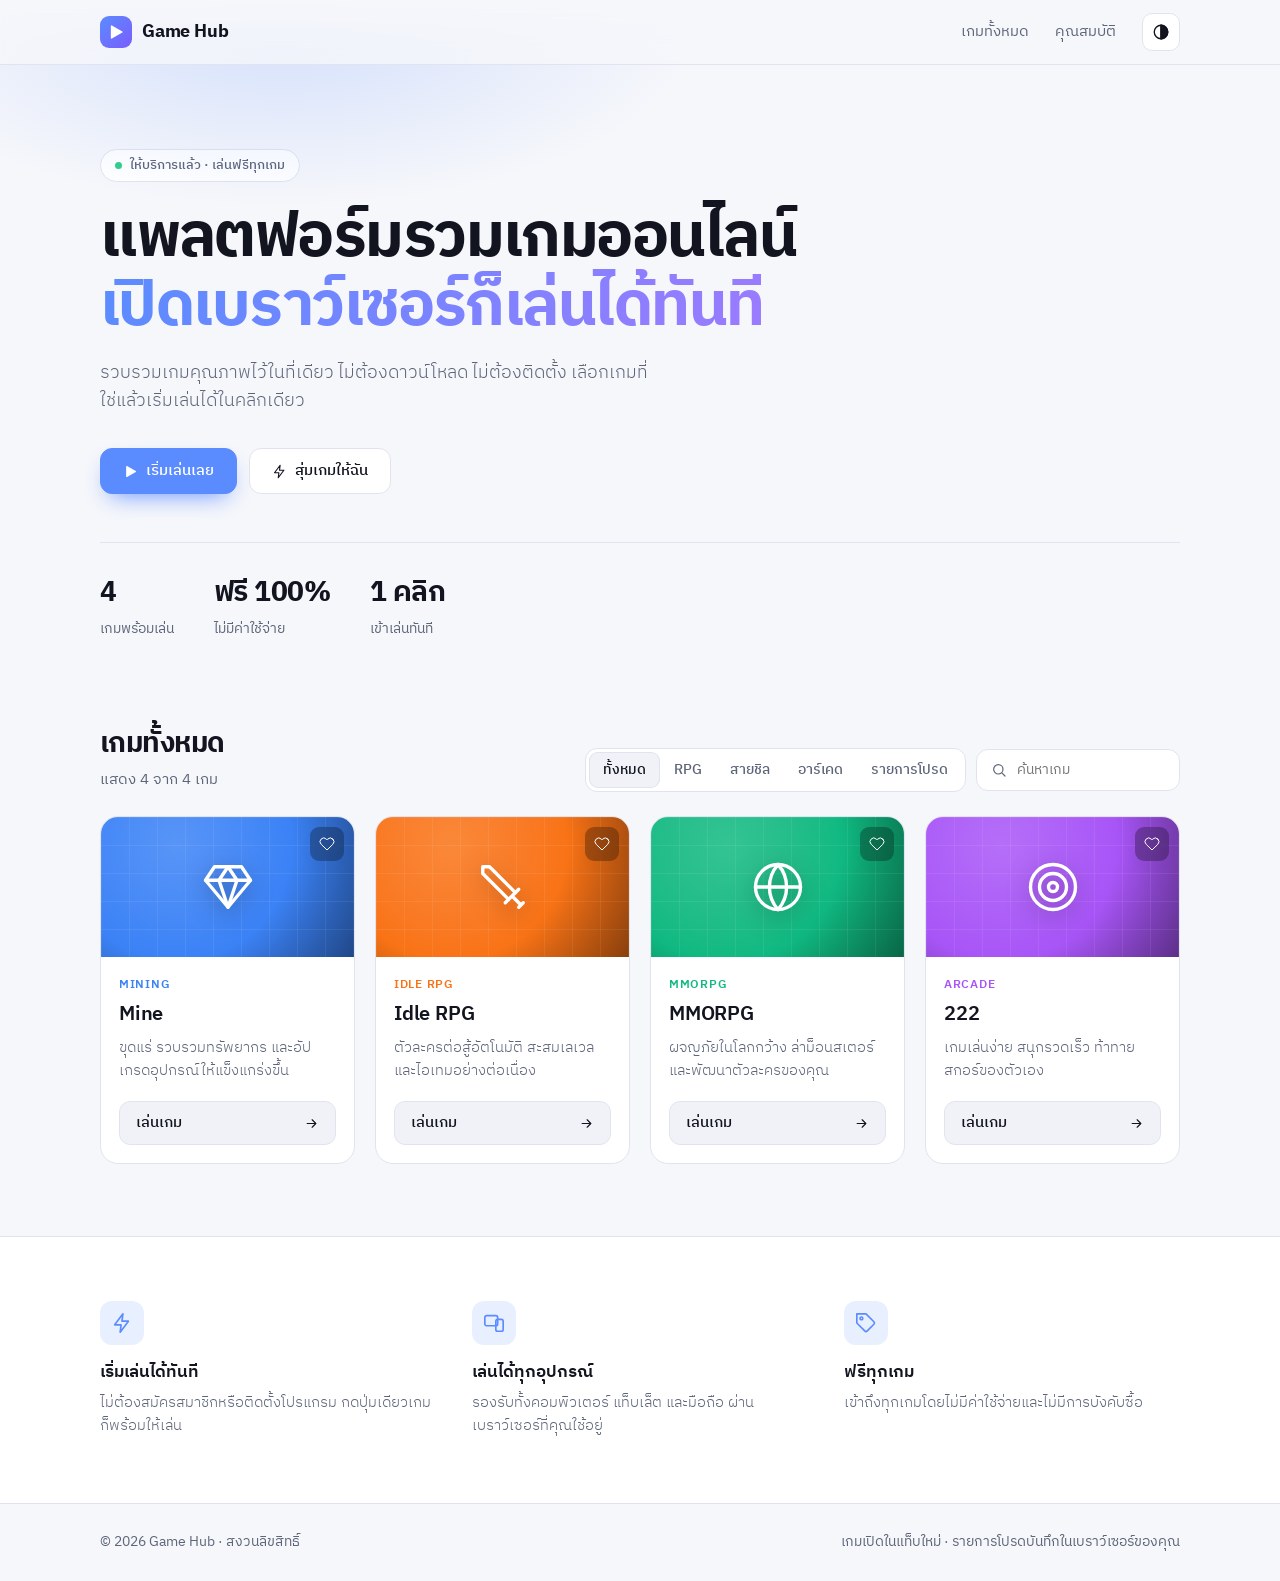
<file: index.html>
<!DOCTYPE html>
<html lang="th">
<head>
<meta charset="utf-8">
<meta name="viewport" content="width=device-width, initial-scale=1, viewport-fit=cover">
<meta name="theme-color" content="#0a0c11">
<meta name="format-detection" content="telephone=no">
<title>Game Hub – แพลตฟอร์มรวมเกมออนไลน์</title>
<link href="https://fonts.googleapis.com/css2?family=IBM+Plex+Sans+Thai:wght@300;400;500;600;700&display=swap" rel="stylesheet">
<style>
:root{--bg:#0a0c11;--surface:#11141b;--surface2:#171b24;--border:#232836;--text:#e9ebf1;--muted:#8d95a9;--accent:#5b8cff;--accent-ink:#fff;--shadow:0 20px 40px -24px rgba(0,0,0,.8);
box-sizing:border-box;padding-top:env(safe-area-inset-top,0px);padding-bottom:env(safe-area-inset-bottom,0px)}
@media (prefers-color-scheme:light){:root:not([data-theme="dark"]){--bg:#f6f7fb;--surface:#fff;--surface2:#f0f2f8;--border:#e1e4ee;--text:#12151f;--muted:#5d6579;--shadow:0 20px 40px -26px rgba(30,40,90,.35)}}
:root[data-theme="light"]{--bg:#f6f7fb;--surface:#fff;--surface2:#f0f2f8;--border:#e1e4ee;--text:#12151f;--muted:#5d6579;--shadow:0 20px 40px -26px rgba(30,40,90,.35)}
:root[data-theme="dark"]{--bg:#0a0c11;--surface:#11141b;--surface2:#171b24;--border:#232836;--text:#e9ebf1;--muted:#8d95a9;--shadow:0 20px 40px -24px rgba(0,0,0,.8)}
html{scroll-padding-top:calc(env(safe-area-inset-top,0px) + 72px);scroll-behavior:smooth}
*{box-sizing:border-box}
body{margin:0;background:var(--bg);color:var(--text);font-family:'IBM Plex Sans Thai',system-ui,-apple-system,'Segoe UI',sans-serif;line-height:1.6;-webkit-font-smoothing:antialiased}
html{-webkit-text-size-adjust:100%;text-size-adjust:100%}
a,button{-webkit-tap-highlight-color:transparent}
button{touch-action:manipulation}
a{color:inherit;text-decoration:none}
svg{width:1em;height:1em;fill:none;stroke:currentColor;stroke-width:1.8;stroke-linecap:round;stroke-linejoin:round;flex:none}
.c{max-width:1120px;margin:0 auto;padding:0 max(20px,env(safe-area-inset-left,0px)) 0 max(20px,env(safe-area-inset-right,0px))}
.seg{scrollbar-width:none}.seg::-webkit-scrollbar{display:none}
nav{position:sticky;top:env(safe-area-inset-top,0px);z-index:10;background:color-mix(in srgb,var(--bg) 82%,transparent);backdrop-filter:blur(14px);-webkit-backdrop-filter:blur(14px);border-bottom:1px solid var(--border)}
.nav{display:flex;align-items:center;justify-content:space-between;height:64px}
.logo{display:flex;align-items:center;gap:10px;font-weight:700;font-size:18px;letter-spacing:-.01em}
.mark{width:32px;height:32px;border-radius:9px;background:linear-gradient(135deg,var(--accent),#7a5cff);color:#fff;display:grid;place-items:center;font-size:18px}
.links{display:flex;align-items:center;gap:26px;font-size:15px;color:var(--muted)}
.links a:hover{color:var(--text)}
.ibtn{width:38px;height:38px;border-radius:10px;border:1px solid var(--border);background:var(--surface);color:var(--text);cursor:pointer;display:grid;place-items:center;font-size:18px;transition:.2s}
.ibtn:hover{background:var(--surface2)}
.hero{padding:84px 0 56px;position:relative}
.hero::before{content:"";position:absolute;inset:-40px 0 auto;height:420px;background:radial-gradient(600px 260px at 22% 0,color-mix(in srgb,var(--accent) 22%,transparent),transparent 70%);pointer-events:none}
.eyebrow{display:inline-flex;align-items:center;gap:8px;font-size:13px;font-weight:500;color:var(--muted);border:1px solid var(--border);background:var(--surface);padding:5px 14px;border-radius:999px}
.eyebrow i{width:7px;height:7px;border-radius:50%;background:#2fcf8a}
h1{position:relative;margin:22px 0 16px;font-size:clamp(34px,6.4vw,62px);line-height:1.12;font-weight:700;letter-spacing:-.025em;max-width:760px}
h1 em{font-style:normal;background:linear-gradient(100deg,var(--accent),#9a7bff);-webkit-background-clip:text;background-clip:text;color:transparent}
.lead{position:relative;margin:0;max-width:560px;font-size:18px;color:var(--muted);font-weight:300}
.cta{position:relative;display:flex;flex-wrap:wrap;gap:12px;margin-top:32px}
.btn{display:inline-flex;align-items:center;gap:8px;font:inherit;font-weight:500;font-size:15px;height:46px;padding:0 22px;border-radius:12px;border:1px solid var(--border);background:var(--surface);color:var(--text);cursor:pointer;transition:.2s}
.btn:hover{background:var(--surface2);transform:translateY(-1px)}
.btn.p{background:var(--accent);border-color:var(--accent);color:var(--accent-ink);box-shadow:0 10px 24px -10px var(--accent)}
.btn.p:hover{filter:brightness(1.1);background:var(--accent)}
.stats{position:relative;display:flex;flex-wrap:wrap;gap:40px;margin-top:48px;padding-top:28px;border-top:1px solid var(--border)}
.stats b{display:block;font-size:28px;font-weight:700;letter-spacing:-.02em}
.stats span{font-size:14px;color:var(--muted)}
.resume{display:none;align-items:center;gap:16px;margin:0 0 32px;padding:14px 18px;border:1px solid var(--border);background:var(--surface);border-radius:14px}
.resume.show{display:flex}
.resume .ic{width:42px;height:42px;border-radius:11px;display:grid;place-items:center;font-size:22px;color:#fff}
.resume div{flex:1;font-size:13.5px;color:var(--muted)}.resume b{display:block;font-size:16px;color:var(--text);font-weight:600}
.sec{padding:24px 0 72px}
.head{display:flex;align-items:flex-end;justify-content:space-between;flex-wrap:wrap;gap:16px;margin-bottom:24px}
.head h2{margin:0;font-size:28px;font-weight:700;letter-spacing:-.02em}
.head p{margin:2px 0 0;color:var(--muted);font-size:15px}
.tools{display:flex;gap:10px;flex-wrap:wrap;align-items:center}
.seg{display:flex;padding:3px;border:1px solid var(--border);background:var(--surface);border-radius:12px;overflow-x:auto;max-width:100%}
.seg button{font:inherit;font-size:14px;font-weight:500;border:0;background:none;color:var(--muted);padding:7px 14px;border-radius:9px;cursor:pointer;white-space:nowrap;transition:.2s}
.seg button.on{background:var(--surface2);color:var(--text);box-shadow:inset 0 0 0 1px var(--border)}
.sb{display:flex;align-items:center;gap:8px;height:42px;padding:0 14px;border:1px solid var(--border);background:var(--surface);border-radius:12px;color:var(--muted)}
.sb:focus-within{border-color:var(--accent)}
.sb input{font:inherit;font-size:14px;border:0;outline:0;background:none;color:var(--text);width:150px}
.grid{display:grid;grid-template-columns:repeat(auto-fill,minmax(min(100%,250px),1fr));gap:20px}
.card{display:flex;flex-direction:column;border:1px solid var(--border);background:var(--surface);border-radius:18px;overflow:hidden;transition:transform .25s,border-color .25s,box-shadow .25s}
.card:active{border-color:var(--k)}
@media (hover:hover){.card:hover{transform:translateY(-4px);border-color:color-mix(in srgb,var(--k) 55%,var(--border));box-shadow:var(--shadow)}}
.art{position:relative;height:140px;display:grid;place-items:center;color:#fff;font-size:54px;background:radial-gradient(circle at 30% 20%,color-mix(in srgb,var(--k) 85%,#fff),var(--k) 55%,color-mix(in srgb,var(--k) 55%,#000))}
.art::before{content:"";position:absolute;inset:0;background-image:linear-gradient(rgba(255,255,255,.07) 1px,transparent 1px),linear-gradient(90deg,rgba(255,255,255,.07) 1px,transparent 1px);background-size:28px 28px}
.art svg{position:relative;stroke-width:1.5;filter:drop-shadow(0 6px 12px rgba(0,0,0,.3));transition:transform .3s}
@media (hover:hover){.card:hover .art svg{transform:scale(1.1)}}
.fav{position:absolute;top:10px;right:10px;width:34px;height:34px;border-radius:9px;border:0;background:rgba(0,0,0,.28);color:#fff;cursor:pointer;display:grid;place-items:center;font-size:16px;backdrop-filter:blur(6px);-webkit-backdrop-filter:blur(6px);transition:.2s}
.fav:hover{background:rgba(0,0,0,.45)}
.fav.on svg{fill:#ff5470;stroke:#ff5470;filter:none}
.bd{display:flex;flex-direction:column;gap:4px;padding:18px 18px 18px;flex:1}
.cat{font-size:12px;font-weight:600;letter-spacing:.06em;text-transform:uppercase;color:var(--k)}
.bd h3{margin:0;font-size:20px;font-weight:600;letter-spacing:-.01em}
.bd p{margin:2px 0 14px;color:var(--muted);font-size:14.5px;flex:1;font-weight:300}
.go{display:flex;align-items:center;justify-content:space-between;height:44px;padding:0 16px;border-radius:11px;background:var(--surface2);border:1px solid var(--border);font-weight:500;font-size:15px;transition:.2s}
.go svg{transition:transform .2s}
.go:active,.card:hover .go{background:var(--k);border-color:var(--k);color:#fff}
.go:hover svg{transform:translateX(4px)}
.empty{display:none;text-align:center;color:var(--muted);padding:56px 0;border:1px dashed var(--border);border-radius:16px}
.feat{border-top:1px solid var(--border);background:var(--surface);padding:64px 0}
.f3{display:grid;grid-template-columns:repeat(auto-fit,minmax(min(100%,240px),1fr));gap:36px}
.f3 .ic{width:44px;height:44px;border-radius:12px;display:grid;place-items:center;font-size:22px;color:var(--accent);background:color-mix(in srgb,var(--accent) 14%,transparent);margin-bottom:14px}
.f3 h4{margin:0 0 6px;font-size:17px;font-weight:600}.f3 p{margin:0;color:var(--muted);font-size:14.5px;font-weight:300}
footer{border-top:1px solid var(--border);padding:28px 0;color:var(--muted);font-size:13.5px}
footer .c{display:flex;justify-content:space-between;flex-wrap:wrap;gap:10px}
@media (max-width:760px){
.nav{height:56px}.logo{font-size:17px}.mark{width:30px;height:30px}
.hero{padding:40px 0 32px}.hero::before{height:300px}
.eyebrow{font-size:12px}
h1{font-size:clamp(30px,9vw,40px);margin:18px 0 12px}
.lead{font-size:16px}
.cta{margin-top:24px}.cta .btn{flex:1 1 100%;justify-content:center;height:50px}
.stats{display:grid;grid-template-columns:repeat(3,1fr);gap:12px;margin-top:32px;padding-top:20px}
.stats b{font-size:19px}.stats span{font-size:12px;line-height:1.3;display:block}
.links{display:none}
.sec{padding:8px 0 48px}
.head{margin-bottom:18px}.head h2{font-size:24px}
.tools{width:100%}.seg{width:100%}.sb{width:100%}.sb input{flex:1;width:100%;font-size:16px;min-width:0}
.sb,.seg button{min-height:44px}
.grid{grid-template-columns:1fr;gap:14px}
.card{flex-direction:row}
.art{width:108px;height:auto;min-height:168px;font-size:42px;flex:none}
.fav{top:8px;left:8px;right:auto;width:40px;height:40px}
.bd{padding:14px 14px 14px;min-width:0}.bd h3{font-size:18px}.bd p{font-size:13.5px;margin-bottom:12px}
.resume{flex-wrap:wrap;gap:12px;padding:14px}.resume .btn{width:100%;justify-content:center}
.feat{padding:44px 0}.f3{gap:26px}
footer .c{flex-direction:column;gap:6px}
}
@media (max-width:360px){.card{flex-direction:column}.art{width:100%;min-height:120px}.fav{left:auto;right:8px}}
@media (prefers-reduced-motion:reduce){*{transition:none!important;scroll-behavior:auto!important}}
</style>
</head>
<body>
<svg width="0" height="0" style="position:absolute"><defs>
<symbol id="gem" viewBox="0 0 24 24"><path d="M6 3h12l4 6-10 12L2 9z"/><path d="M2 9h20M12 21 8 9l4-6 4 6z"/></symbol>
<symbol id="sword" viewBox="0 0 24 24"><path d="M14.5 17.5 3 6V3h3l11.5 11.5"/><path d="m13 19 6-6M16 16l4 4M19 21l2-2"/></symbol>
<symbol id="globe" viewBox="0 0 24 24"><circle cx="12" cy="12" r="10"/><path d="M2 12h20M12 2a15 15 0 0 1 0 20M12 2a15 15 0 0 0 0 20"/></symbol>
<symbol id="target" viewBox="0 0 24 24"><circle cx="12" cy="12" r="10"/><circle cx="12" cy="12" r="6"/><circle cx="12" cy="12" r="2"/></symbol>
<symbol id="heart" viewBox="0 0 24 24"><path d="M20.8 4.6a5.5 5.5 0 0 0-7.8 0L12 5.7l-1-1.1a5.5 5.5 0 0 0-7.8 7.8l1 1L12 21l7.8-7.6 1-1a5.5 5.5 0 0 0 0-7.8z"/></symbol>
<symbol id="arrow" viewBox="0 0 24 24"><path d="M5 12h14M13 6l6 6-6 6"/></symbol>
<symbol id="search" viewBox="0 0 24 24"><circle cx="11" cy="11" r="7"/><path d="m21 21-4.3-4.3"/></symbol>
<symbol id="theme" viewBox="0 0 24 24"><circle cx="12" cy="12" r="9"/><path d="M12 3v18" /><path d="M12 3a9 9 0 0 1 0 18z" fill="currentColor"/></symbol>
<symbol id="bolt" viewBox="0 0 24 24"><path d="M13 2 4 14h7l-1 8 9-12h-7z"/></symbol>
<symbol id="device" viewBox="0 0 24 24"><rect x="2" y="4" width="14" height="11" rx="2"/><rect x="14" y="8" width="8" height="13" rx="2"/></symbol>
<symbol id="tag" viewBox="0 0 24 24"><path d="M20.6 13.4 13.4 20.6a2 2 0 0 1-2.8 0L2 12V2h10l8.6 8.6a2 2 0 0 1 0 2.8z"/><circle cx="7" cy="7" r="1.5"/></symbol>
<symbol id="play" viewBox="0 0 24 24"><path d="M6 4v16l14-8z" fill="currentColor"/></symbol>
</defs></svg>

<nav><div class="c nav">
<a class="logo" href="#"><span class="mark"><svg><use href="#play"/></svg></span>Game Hub</a>
<div style="display:flex;align-items:center;gap:26px">
<div class="links"><a href="#games">เกมทั้งหมด</a><a href="#about">คุณสมบัติ</a></div>
<button class="ibtn" id="theme" aria-label="สลับธีม"><svg><use href="#theme"/></svg></button>
</div></div></nav>

<header class="hero"><div class="c">
<span class="eyebrow"><i></i>ให้บริการแล้ว · เล่นฟรีทุกเกม</span>
<h1>แพลตฟอร์มรวมเกมออนไลน์<br><em>เปิดเบราว์เซอร์ก็เล่นได้ทันที</em></h1>
<p class="lead">รวบรวมเกมคุณภาพไว้ในที่เดียว ไม่ต้องดาวน์โหลด ไม่ต้องติดตั้ง เลือกเกมที่ใช่แล้วเริ่มเล่นได้ในคลิกเดียว</p>
<div class="cta">
<a class="btn p" href="#games"><svg><use href="#play"/></svg>เริ่มเล่นเลย</a>
<button class="btn" id="rand"><svg><use href="#bolt"/></svg>สุ่มเกมให้ฉัน</button>
</div>
<div class="stats"><div><b>4</b><span>เกมพร้อมเล่น</span></div><div><b>ฟรี 100%</b><span>ไม่มีค่าใช้จ่าย</span></div><div><b>1 คลิก</b><span>เข้าเล่นทันที</span></div></div>
</div></header>

<section class="sec" id="games"><div class="c">
<div class="resume" id="resume"><span class="ic" id="ri"></span><div>เล่นต่อจากครั้งก่อน<b id="rn"></b></div><a class="btn p" id="ra" href="#" target="_blank" rel="noopener">เล่นต่อ</a></div>
<div class="head">
<div><h2>เกมทั้งหมด</h2><p id="count"></p></div>
<div class="tools">
<div class="seg" id="seg"><button class="on" data-f="all">ทั้งหมด</button><button data-f="rpg">RPG</button><button data-f="chill">สายชิล</button><button data-f="arcade">อาร์เคด</button><button data-f="fav">รายการโปรด</button></div>
<label class="sb"><svg><use href="#search"/></svg><input id="q" placeholder="ค้นหาเกม" aria-label="ค้นหาเกม"></label>
</div></div>
<div class="grid" id="grid"></div>
<div class="empty" id="empty">ไม่พบเกมที่ตรงกับเงื่อนไข</div>
</div></section>

<section class="feat" id="about"><div class="c"><div class="f3">
<div><div class="ic"><svg><use href="#bolt"/></svg></div><h4>เริ่มเล่นได้ทันที</h4><p>ไม่ต้องสมัครสมาชิกหรือติดตั้งโปรแกรม กดปุ่มเดียวเกมก็พร้อมให้เล่น</p></div>
<div><div class="ic"><svg><use href="#device"/></svg></div><h4>เล่นได้ทุกอุปกรณ์</h4><p>รองรับทั้งคอมพิวเตอร์ แท็บเล็ต และมือถือ ผ่านเบราว์เซอร์ที่คุณใช้อยู่</p></div>
<div><div class="ic"><svg><use href="#tag"/></svg></div><h4>ฟรีทุกเกม</h4><p>เข้าถึงทุกเกมโดยไม่มีค่าใช้จ่ายและไม่มีการบังคับซื้อ</p></div>
</div></div></section>

<footer><div class="c"><span>© 2026 Game Hub · สงวนลิขสิทธิ์</span><span>เกมเปิดในแท็บใหม่ · รายการโปรดบันทึกในเบราว์เซอร์ของคุณ</span></div></footer>

<script>
(function(){
var G=[
{id:'mine',n:'Mine',cat:'chill',tag:'Mining',k:'#3b82f6',i:'gem',u:'https://cgame121.github.io/mine',d:'ขุดแร่ รวบรวมทรัพยากร และอัปเกรดอุปกรณ์ให้แข็งแกร่งขึ้น'},
{id:'idle',n:'Idle RPG',cat:'rpg chill',tag:'Idle RPG',k:'#f97316',i:'sword',u:'https://cgame121.github.io/idelrpg.html',d:'ตัวละครต่อสู้อัตโนมัติ สะสมเลเวลและไอเทมอย่างต่อเนื่อง'},
{id:'mmo',n:'MMORPG',cat:'rpg',tag:'MMORPG',k:'#10b981',i:'globe',u:'https://cgame121.github.io/mmorpg',d:'ผจญภัยในโลกกว้าง ล่าม็อนสเตอร์ และพัฒนาตัวละครของคุณ'},
{id:'222',n:'222',cat:'arcade',tag:'Arcade',k:'#a855f7',i:'target',u:'https://cgame121.github.io/222',d:'เกมเล่นง่าย สนุกรวดเร็ว ท้าทายสกอร์ของตัวเอง'}];
var S={favs:{},last:null};
try{var r=localStorage.getItem('gh2');if(r)S=Object.assign(S,JSON.parse(r))}catch(e){}
function save(){try{localStorage.setItem('gh2',JSON.stringify(S))}catch(e){}}
var $=function(s){return document.querySelector(s)},f='all',grid=$('#grid');
function ic(n){return '<svg><use href="#'+n+'"/></svg>'}
function render(){
var q=$('#q').value.trim().toLowerCase(),L=G.filter(function(g){return(f==='all'||(f==='fav'?S.favs[g.id]:g.cat.split(' ').indexOf(f)>-1))&&(!q||g.n.toLowerCase().indexOf(q)>-1)});
grid.innerHTML=L.map(function(g){return '<article class="card" style="--k:'+g.k+'"><div class="art">'+ic(g.i)+'<button class="fav'+(S.favs[g.id]?' on':'')+'" data-id="'+g.id+'" aria-label="รายการโปรด">'+ic('heart')+'</button></div><div class="bd"><span class="cat">'+g.tag+'</span><h3>'+g.n+'</h3><p>'+g.d+'</p><a class="go" data-id="'+g.id+'" href="'+g.u+'" target="_blank" rel="noopener"><span>เล่นเกม</span>'+ic('arrow')+'</a></div></article>'}).join('');
$('#empty').style.display=L.length?'none':'block';
$('#count').textContent='แสดง '+L.length+' จาก '+G.length+' เกม';
var l=G.filter(function(g){return g.id===S.last})[0];
if(l){$('#ri').style.background=l.k;$('#ri').innerHTML=ic(l.i);$('#rn').textContent=l.n;$('#ra').href=l.u;$('#resume').classList.add('show')}
}
grid.addEventListener('click',function(e){
var b=e.target.closest('.fav');if(b){S.favs[b.dataset.id]=!S.favs[b.dataset.id];save();render();return}
var a=e.target.closest('.go');if(a){S.last=a.dataset.id;save();setTimeout(render,0)}});
$('#ra').addEventListener('click',function(){});
$('#seg').addEventListener('click',function(e){var b=e.target.closest('button');if(!b)return;document.querySelectorAll('#seg button').forEach(function(x){x.classList.remove('on')});b.classList.add('on');f=b.dataset.f;render()});
$('#q').addEventListener('input',render);
$('#rand').addEventListener('click',function(){var g=G[Math.floor(Math.random()*G.length)];window.open(g.u,'_blank','noopener');S.last=g.id;save();render()});
$('#theme').addEventListener('click',function(){var d=document.documentElement,c=d.dataset.theme||(matchMedia('(prefers-color-scheme:light)').matches?'light':'dark');d.dataset.theme=c==='dark'?'light':'dark'});
render();
})();
</script>
</body>
</html>
</file>
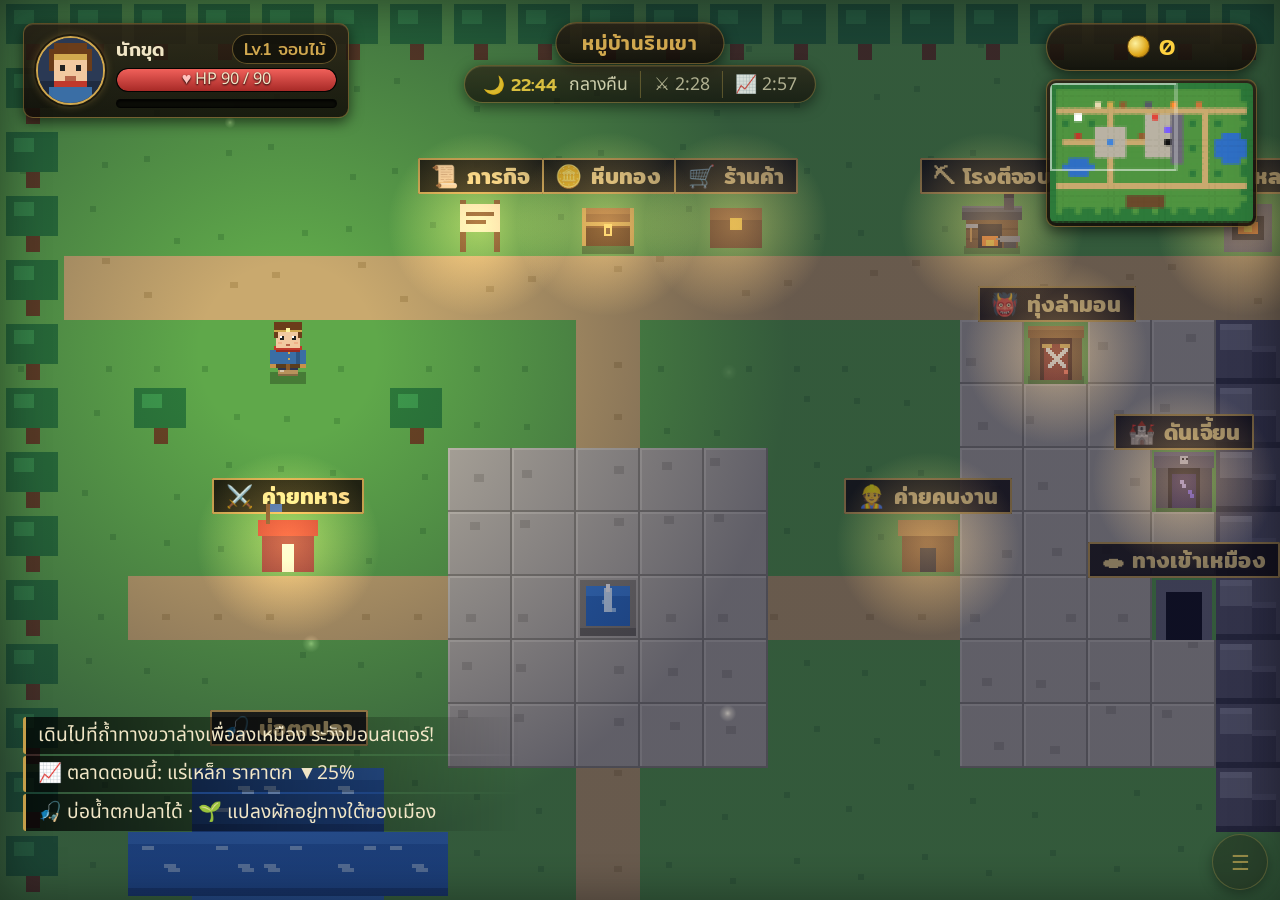
<file: 222.html>
<!DOCTYPE html>
<html lang="th">
<head>
<meta charset="UTF-8">
<meta name="viewport" content="width=device-width, initial-scale=1, maximum-scale=1, user-scalable=no, viewport-fit=cover">
<meta name="apple-mobile-web-app-capable" content="yes">
<meta name="mobile-web-app-capable" content="yes">
<meta name="apple-mobile-web-app-status-bar-style" content="black-translucent">
<meta name="apple-mobile-web-app-title" content="หุบเขาขุดแร่">
<meta name="theme-color" content="#16110d">
<title>หุบเขาขุดแร่</title>
<link href="https://fonts.googleapis.com/css2?family=Mitr:wght@400;500;600&family=Noto+Sans+Thai:wght@400;600&display=swap" rel="stylesheet">
<!--
  หุบเขาขุดแร่ — ไฟล์เดียวจบ (HTML + CSS + JS)
  โครงสร้าง:
    1) สไตล์     บล็อกเดียว (ฐาน → HUD → overlay → มือถือ/iOS → แนวตั้ง/แนวนอน → โหมดในเหมือง)
    2) โครงหน้า  #frame > #stage > #wrap (canvas + HUD) + #pad (จอยสติ๊ก/เมนูมือถือ)
    3) สคริปต์   9 ก้อน เรียงตามลำดับโหลด ห้ามสลับที่ เพราะหลายส่วนห่อ (wrap) ฟังก์ชันของส่วนก่อนหน้า
                 เช่น update / draw / act / toast / hud
-->
<style>
/* ═══ สไตล์ทั้งหมด ═══ */
:root{--bg:#cdbf9f;--fg:#2a2118;--ink:#16110d;--pn:rgba(22,16,11,.8);--brass:#d2a94f;--brass2:#7d5f24;--parch:#f1e6c6;--hp:#d9443f;--st:#4fbf5a;--coin:#ffd23f;--hd:'Mitr','Noto Sans Thai','Leelawadee UI',Tahoma,sans-serif;--bd:'Noto Sans Thai','Leelawadee UI',Tahoma,sans-serif;box-sizing:border-box;padding-top:env(safe-area-inset-top,0px);padding-bottom:env(safe-area-inset-bottom,0px);}
@media(prefers-color-scheme:dark){
  :root:not([data-theme="light"]){--bg:#0d0b09;--fg:#e9dfc4;}
}
:root[data-theme="dark"]{--bg:#0d0b09;--fg:#e9dfc4;}
*{box-sizing:border-box;margin:0;}
html,body{height:100%;overflow:hidden;}
body{background:var(--bg);color:var(--fg);font-family:var(--bd);padding:0;user-select:none;-webkit-user-select:none;}
#frame{width:100%;display:flex;flex-direction:column;}
#stage{flex:1;min-height:0;display:flex;align-items:center;justify-content:center;}
#wrap{position:relative;container-type:size;width:640px;max-width:100%;flex:none;background:#000;}
canvas#c{width:100%;height:100%;display:block;image-rendering:pixelated;}
#hud{position:absolute;inset:0;pointer-events:none;font-size:max(9px,min(1.5cqw,2.14cqh));color:var(--parch);font-family:var(--bd);}
#pl{position:absolute;left:1.2em;top:1.2em;display:flex;gap:.6em;width:17em;}
#av{width:3.6em;height:3.6em;image-rendering:pixelated;border-radius:50%;background:#2b3a55;flex:none;}
.bars{flex:1;min-width:0;}
.nm{display:flex;justify-content:space-between;font-family:var(--hd);margin-bottom:.25em;}
.nm em{font-style:normal;color:var(--brass);font-size:.9em;}
.bar{position:relative;height:1.25em;background:#0009;margin-top:.25em;overflow:hidden;}
.bar i{position:absolute;inset:0 auto 0 0;width:100%;transition:width .15s;}
.bar span{position:relative;display:block;text-align:center;font-size:.85em;line-height:1.25em;text-shadow:0 1px 2px #000;}
.hp i{background:linear-gradient(#f0605a,#a82a27);}
.st i{background:linear-gradient(#6bd876,#2f8f3a);}
.qb{height:.55em;}
.qb i{background:linear-gradient(#ffd96a,#c8922a);width:0;}
#ct{position:absolute;left:50%;top:1.2em;transform:translateX(-50%);text-align:center;line-height:1.35;white-space:nowrap;}
#ct b{display:block;font-family:var(--hd);font-weight:500;font-size:1.1em;color:var(--brass);}
#ct u{text-decoration:none;color:var(--coin);}
#rt{position:absolute;right:1.2em;top:1.2em;display:flex;flex-direction:column;}
#cn{display:flex;align-items:center;gap:.5em;font-family:var(--hd);}
#g{font-weight:500;color:var(--coin);font-size:1.15em;}
.coin{width:1.2em;height:1.2em;border-radius:50%;background:radial-gradient(circle at 35% 35%,#fff3a0,#e0a91c 60%,#8a5d0b);border:1px solid #6a4608;}
#mm{width:11em;height:7.7em;image-rendering:pixelated;}
#qp{position:absolute;left:1.2em;top:7.2em;width:14em;padding:.5em .6em;opacity:.92;}
#qp small{color:var(--brass);font-family:var(--hd);}
#crew{margin-top:.4em;font-size:.85em;color:#bfb394;}
#log{position:absolute;left:1.2em;display:flex;flex-direction:column;gap:2px;}
#log div{transition:opacity 1s;}
#log div.old{opacity:0;}
#pad{flex:none;display:flex;justify-content:space-between;gap:8px;}
#dp{grid-template-columns:repeat(3,clamp(34px,10vw,44px));grid-template-rows:repeat(3,clamp(34px,10vw,44px));gap:3px;}
button{font-family:var(--hd);touch-action:none;}
#A{border-radius:50%;color:#2a1a04;font-weight:600;line-height:1.1;}
#fs{pointer-events:auto;font:500 1em var(--hd);padding:.35em .9em;border-radius:4px;background:var(--pn);color:var(--parch);border:1px solid var(--brass2);}
@media(max-height:480px) and (orientation:landscape){
  #frame{padding:2px;}
}
#hlp,#snd,#ex{pointer-events:auto;font:500 1em var(--hd);padding:.35em .9em;border-radius:4px;background:var(--pn);color:var(--parch);border:1px solid var(--brass2);}
button:focus-visible{outline:3px solid #4aa3ff;}
#frame,#frame:fullscreen{padding:0;}
#wrap{border:0;}
#frame{position:fixed;inset:0;}
#pad{position:fixed;left:0;right:0;width:auto;max-width:none;margin:0;pointer-events:none;z-index:5;}
#dp,#A{pointer-events:auto;}
@media(hover:hover) and (pointer:fine){
  #pad{display:none;}
}
#bld{position:absolute;inset:0;display:flex;align-items:center;justify-content:center;pointer-events:auto;font-size:max(10px,min(1.5cqw,2.14cqh));color:var(--parch);z-index:3;}
#bld[hidden]{display:none;}
.bp2{width:30em;max-width:96%;max-height:96%;overflow:auto;padding:.9em;}
.bp2 .bh{display:flex;justify-content:space-between;align-items:center;font:500 1.35em var(--hd);color:var(--brass);}
.bp2 .bh button{font:500 .7em var(--hd);color:var(--parch);}
.bp2 p{line-height:1.5;margin-bottom:.6em;}
.rw{display:flex;justify-content:space-between;margin-bottom:.25em;border-left:3px solid var(--brass2);}
.rw.ok{border-color:#4fbf5a;}
.rw.ok b{color:#7fe08a;}
.rw.no{border-color:var(--hp);}
.rw.no b{color:#ff8a80;}
.pb{background:#0009;border:1px solid #000;overflow:hidden;margin:.4em 0;}
.pb i{display:block;height:100%;background:linear-gradient(#ffd96a,#c8922a);}
.ac{display:block;width:100%;margin-top:.5em;padding:.6em;font:500 1.1em var(--hd);}
.ac:disabled{filter:grayscale(1) brightness(.55);}
.wh{display:block;color:#ff8a80;margin-top:.15em;}
.bp2{touch-action:pan-y;overscroll-behavior:contain;}
body:has(#bld:not([hidden])) #pad{display:none;}
#hlp{padding:.35em .6em;}
.ib{display:flex;gap:.4em;}
#ab{position:absolute;left:50%;top:5.5em;transform:translateX(-50%);text-align:center;z-index:4;pointer-events:none;border-color:var(--coin);animation:abin .4s ease-out;}
#ab b{display:block;color:var(--coin);font-family:var(--hd);font-weight:500;}
@keyframes abin{from{opacity:0;transform:translate(-50%,-1em)}}
.xpb{height:.45em!important;}
.xpb i{background:linear-gradient(#8fd0ff,#3a82c4)!important;}
#log{width:min(calc(50% - 7em),26em);}
#abs{position:absolute;left:50%;top:5.5em;transform:translateX(-50%);display:flex;flex-direction:column;align-items:center;gap:.4em;z-index:4;pointer-events:none;}
#abs #ab{position:static;transform:none;animation:abin2 .4s ease-out;white-space:nowrap;}
@keyframes abin2{from{opacity:0;margin-top:-1em}}
/* HUD layout: stacked columns instead of free-floating panels */
#lc{position:absolute;left:1.2em;top:1.2em;width:17em;display:flex;flex-direction:column;gap:.6em;pointer-events:none;}
#lc #pl,#lc #qp{position:static;width:auto;left:auto;top:auto;}
#lc #qp{opacity:.95;}
#rt{width:11em;align-items:stretch;gap:.45em;}
#rt #cn{justify-content:center;}
#rt #mm{width:100%;height:auto;aspect-ratio:10/7;}
#rt .ib button{white-space:nowrap;overflow:hidden;text-overflow:ellipsis;}
#rt .ib{display:grid;}
#rt .ib button{text-align:center;}
#ct{font-size:.95em;}
@container (max-width:560px){
  #lc{width:13em;gap:.4em;}
  #lc #qp #crew,#lc #qp small,#lc #qp .bar{display:none;}
  #lc #qp{padding:.3em .5em;}
  #lc #pl{padding:.35em;gap:.4em;}
  #av{width:2.6em;height:2.6em;}
  #rt{width:8em;}
  #rt #mm{display:none;}
  #ct{font-size:.8em;padding:.3em .7em;}
  #ct b{font-size:1em;}
}
/* HUD display modes: 0 full, 1 compact, 2 bars only */
body.hud1 #lc #qp,body.hud1 #rt #mm,body.hud2 #lc #qp,body.hud2 #rt #mm{display:none;}
body.hud2 #ct,body.hud2 #lc #av,body.hud2 #lc .nm,body.hud2 #lc .xpb,body.hud2 #rt #cn{display:none;}
body.hud2 #lc #pl{width:11em;padding:.3em .4em;background:#16110d99;}
body.hud2 #lc{width:11em;}
#rt .ib{grid-template-columns:repeat(3,1fr);}
#rt .ib button{padding:.35em 0;}
#ex[hidden]{display:none;}
#rt #ex{white-space:nowrap;}
/* ===== UI refresh: lantern-lit stone & brass ===== */
:root{--r:10px;--line:rgba(210,169,79,.42);--glass:linear-gradient(180deg,rgba(44,33,21,.88),rgba(17,12,8,.88));--lift:0 4px 14px #0009,inset 0 1px 0 rgba(255,225,150,.14);}
.pn{background:var(--glass);border:1px solid var(--line);border-radius:var(--r);box-shadow:var(--lift);}
#wrap::after{content:"";position:absolute;inset:0;pointer-events:none;box-shadow:inset 0 0 48px rgba(0,0,0,.4);}
#pl{padding:.5em .6em;align-items:center;}
#av{border:2px solid var(--brass);box-shadow:0 0 0 2px #0008,0 0 10px rgba(210,169,79,.45);}
.nm b{font-weight:500;letter-spacing:.02em;}
.nm em{background:#0007;border:1px solid var(--line);border-radius:99px;padding:0 .6em;}
.bar{border-radius:99px;border:1px solid #000a;box-shadow:inset 0 1px 3px #000;}
.bar i{border-radius:99px;}
.bar.hp span::before{content:"♥ ";color:#ffc2bd;}
.xpb{margin-top:.35em;}
#ct{border-radius:99px;padding:.35em 1.4em;}
#ct b{letter-spacing:.04em;}
#cn{border-radius:99px;padding:.3em 1em;box-shadow:var(--lift);}
#g{letter-spacing:.03em;}
#mm{border-radius:var(--r);padding:3px;}
#rt button,#hlp,#snd,#ex,#fs,#hv{background:var(--glass);border:1px solid var(--line);border-radius:8px;box-shadow:var(--lift);color:var(--parch);transition:filter .12s,transform .12s;}
#rt button:hover{filter:brightness(1.2);}
#rt button:active{transform:translateY(1px) scale(.97);}
#qp{border-left:3px solid var(--brass);}
#qp small{letter-spacing:.06em;}
#qp .bar.qb{height:.5em;}
#log div{background:linear-gradient(90deg,#000b,#0000);border-left:3px solid var(--brass);border-radius:3px 0 0 3px;padding:.2em .8em .2em .6em;}
#ab{border-radius:99px;padding:.4em 1.4em;box-shadow:0 0 16px rgba(255,210,63,.3),var(--lift);}
/* overlays: buildings, bag, character */
#bld{background:radial-gradient(ellipse at center,#000a,#000d);}
.bp2{background:linear-gradient(180deg,#2c2115,#150f0a);border:1px solid var(--brass);border-radius:14px;box-shadow:0 10px 34px #000c,inset 0 0 0 1px #0008,inset 0 1px 0 #ffe29a30;scrollbar-width:thin;scrollbar-color:var(--brass2) transparent;}
.bp2 .bh{padding-bottom:.5em;margin-bottom:.7em;border-bottom:1px solid var(--line);letter-spacing:.02em;}
.bp2 .bh button{border-radius:99px;padding:.3em 1em;background:#0006;border:1px solid var(--line);}
.bp2 .bh button:hover{background:var(--brass2);}
.bp2 p{color:#cfc5a5;}
.rw{border-radius:7px;background:linear-gradient(90deg,#000a,#0005);padding:.45em .8em;}
.rw b{font-family:var(--hd);font-weight:500;}
.pb{border-radius:99px;height:.8em;}
.pb i{border-radius:99px;}
.ac{border-radius:10px;border:1px solid #5b3f0e;background:linear-gradient(#f6d684,#c28a22 55%,#a8731a);color:#2a1a04;box-shadow:0 3px 0 #4a320a,0 6px 12px #0006;font-weight:500;transition:transform .1s,filter .12s;}
.ac:hover:not(:disabled){filter:brightness(1.1);}
.ac:active:not(:disabled){transform:translateY(2px);box-shadow:0 1px 0 #4a320a;}
.ac:disabled{box-shadow:none;}
.wh{font-size:.85em;}
/* touch controls */
#dp,#A{opacity:.78;}
#A{letter-spacing:.02em;}
/* ===== worker camp ===== */
.wcamp h5{font:500 1.05em var(--hd);color:var(--brass);margin:.9em 0 .3em;padding-bottom:.25em;border-bottom:1px solid var(--line);}
.wsum{display:flex;gap:.4em;margin-bottom:.5em;}
.wsum span{background:#0007;border:1px solid var(--line);border-radius:99px;padding:.15em .8em;font-family:var(--hd);color:var(--parch);}
.wc{display:flex;gap:.6em;align-items:center;padding:.4em .5em;margin-bottom:.3em;background:linear-gradient(90deg,#000a,#0004);border-radius:8px;border:1px solid #3a2c18;}
.av2{flex:none;width:2.4em;height:2.4em;border-radius:50%;display:flex;align-items:center;justify-content:center;background:radial-gradient(circle at 35% 30%,#f0b955,#c9722b);border:2px solid #7d5f24;font-size:1.1em;}
.wi{flex:1;min-width:0;}
.wn{display:flex;justify-content:space-between;gap:.5em;}
.wn b{font-family:var(--hd);font-weight:500;}
.ws{color:#bfb394;font-size:.9em;white-space:nowrap;}
.wb{height:.45em;margin-top:.3em;border-radius:99px;background:#0009;overflow:hidden;}
.wb i{display:block;height:100%;width:0;background:linear-gradient(#ffd96a,#c8922a);transition:width .25s linear;}
.wu{padding:.5em .6em;margin-bottom:.4em;background:#0b0805aa;border:1px solid #3a2c18;border-radius:8px;}
.wh2{display:flex;justify-content:space-between;align-items:center;font-family:var(--hd);}
.wu small{display:block;color:#bfb394;margin:.15em 0 .35em;}
.pips{display:flex;gap:.25em;}
.pips i{width:.9em;height:.9em;border-radius:3px;background:#0009;border:1px solid var(--brass2);}
.pips i.on{background:linear-gradient(#ffd96a,#c8922a);border-color:#ffe08a;}
.wu .mx{color:#7fe08a;font-family:var(--hd);}
.wc .ac{width:auto;flex:none;padding:.3em .9em;margin:0;}
.farm .tabs{margin-bottom:.5em;}
.farm h5{font:500 1.05em var(--hd);color:var(--brass);margin:.9em 0 .3em;padding-bottom:.25em;border-bottom:1px solid var(--line);}
/* ===== จอยสติ๊ก 360° ===== */
#dp{display:block;touch-action:none;user-select:none;-webkit-user-select:none;}
#dp::after{white-space:pre;align-items:center;justify-content:center;text-align:center;font-size:9px;line-height:2.3;color:rgba(210,169,79,.35);pointer-events:none;}
#clk{position:absolute;top:3.7em;left:50%;transform:translateX(-50%);display:flex;gap:.7em;align-items:center;padding:.25em 1em;border-radius:99px;font-size:.92em;white-space:nowrap;pointer-events:none;}
#clk b{font-family:var(--hd);font-weight:500;color:var(--coin);}
#clk span{color:var(--parch);}
#clk em{font-style:normal;color:#cfc5a5;border-left:1px solid var(--line);padding-left:.7em;}
/* ===== กระเป๋า ===== */
.bgt{display:flex;gap:.3em;flex-wrap:wrap;margin:.2em 0 .5em;}
.bgt button{padding:.2em .8em;border-radius:99px;background:#0006;border:1px solid var(--brass2);color:var(--parch);font-size:.95em;}
.bgt button.on{background:var(--brass2);color:#fff;}
.bgg{display:grid;grid-template-columns:repeat(auto-fill,minmax(4.2em,1fr));gap:.35em;margin-bottom:.6em;}
.bgs{position:relative;aspect-ratio:1;display:flex;align-items:center;justify-content:center;font-size:1.7em;border-radius:8px;background:#0008;border:1px solid #3a2c18;color:inherit;padding:0;}
.bgs.on{border-color:var(--coin);box-shadow:0 0 0 2px #ffd23f55;}
.bgs.e{opacity:.35;}
.bgs b{position:absolute;right:.2em;bottom:.05em;font:500 .5em var(--hd);color:var(--coin);text-shadow:0 1px 2px #000;}
.bgd{padding:.6em .8em;border-radius:8px;background:#0b0805cc;border:1px solid #3a2c18;margin-bottom:.5em;}
.bgd small{color:#bfb394;}
.bgr{display:flex;gap:.4em;}
.bgr .ac{margin-top:.4em;}
/* ===== เมนูด้านล่าง ===== */
#dock{position:absolute;z-index:4;display:flex;align-items:stretch;font-size:max(11px,min(1.5cqw,2.14cqh));pointer-events:auto;border:1px solid var(--line);}
#dock button{order:5;position:relative;display:flex;flex-direction:column;align-items:center;justify-content:center;gap:.05em;font:500 1.5em/1.1 var(--hd);color:var(--parch);background:transparent;border:1px solid transparent;box-shadow:none;pointer-events:auto;cursor:pointer;transition:background .15s,border-color .15s,transform .1s;}
#dock button[hidden]{display:none;}
#dock button::after{font:500 .45em/1 var(--hd);color:#bfb394;letter-spacing:.03em;white-space:nowrap;}
#dock button:hover{background:linear-gradient(180deg,rgba(210,169,79,.28),rgba(125,95,36,.28));border-color:var(--line);}
#dock button:hover::after{color:var(--coin);}
#dock button:active{transform:scale(.94);}
#bgb{order:1;}
#snd{order:2;}
#hv{order:3;}
#fs{order:4;}
#hlp{order:5;}
#ex{order:6;}
#bgb::after{content:"กระเป๋า";}
#snd::after{content:"เสียง";}
#hv::after{content:"HUD";}
#fs::after{content:"เต็มจอ";}
#hlp::after{content:"วิธีเล่น";}
#ex::after{content:"ออกเหมือง";}
#ex{margin-left:.25em;background:linear-gradient(180deg,rgba(217,68,63,.3),rgba(120,30,28,.3))!important;border-color:rgba(255,140,130,.45)!important;}
#ex::before{content:"";position:absolute;left:-.3em;top:22%;bottom:22%;width:1px;background:var(--line);}
body:has(#bld:not([hidden])) #dock{display:none;}
/* ===== เมนูแบบย่อ (ไม่รกจอ) ===== */
#dock{bottom:.5em;padding:.15em;gap:.15em;border-radius:1.6em;background:rgba(20,14,8,.5);box-shadow:0 4px 12px #0008;opacity:.6;transition:opacity .2s;}
#dock.open,#dock:hover{opacity:1;background:var(--glass);}
#dock button{min-width:2.3em;min-height:2.3em;padding:.1em .3em;font-size:1.25em;border-radius:50%;}
#dock button::after{display:none!important;}
#dock:not(.open) button:not(#mt):not(#ex){display:none;}
#dock #mt{order:9;font-size:1.1em;color:var(--brass);}
#dock #ex{border-radius:1.2em;font-size:1.05em;margin-left:0;}
#dock #ex::before{display:none;}
#log{bottom:3.6em;}
#dock #zi,#dock #zo{order:1;font-size:1.5em;line-height:1;}
#dock{left:auto;right:.6em;transform:none;max-width:70%;}
@container (max-width:560px){
  #dock{right:.4em;}
}
@container (max-width:560px){

}
@media(pointer:coarse){
  #dock{bottom:calc(clamp(56px,16vw,74px) + 28px + env(safe-area-inset-bottom,0px));}
}
@container (max-width:560px){
  #dock button{min-width:2.9em;padding:.2em .3em;}
  #dock button::after{display:none;}
  #dock{bottom:.6em;gap:.15em;}
  #log{bottom:4.4em;}
}
@media(pointer:coarse){
  #dock button{min-height:2.7em;}
}
.gcd{padding:.45em .5em;margin-bottom:.4em;background:linear-gradient(90deg,#000a,#0004);border-radius:8px;border:1px solid #3a2c18;}
.gtop{display:flex;gap:.6em;align-items:center;}
.gtop .wi{flex:1;min-width:0;}
.gtop .wn{font-family:var(--hd);}
.gtop .wn small{color:#bfb394;}
.gtop>.wi>small{display:block;color:#cfc5a5;font-size:.8em;margin:.1em 0 .2em;}
.wb.hp i{background:linear-gradient(#ff9a8a,#c0392b);}
.wb.xp i{background:linear-gradient(#9fd8ff,#3f84dc);}
.gbt{display:flex;gap:.35em;flex-wrap:wrap;margin-top:.45em;align-items:center;}
.gbt .mx{color:#7fe08a;font-family:var(--hd);font-size:.85em;}
.gb{border-radius:99px;padding:.25em .8em;background:#0006;border:1px solid var(--line);color:var(--parch);font:inherit;font-size:.85em;cursor:pointer;}
.gb:hover:not(:disabled){background:var(--brass2);}
.gb.go:not(:disabled){border-color:#ffe08a;color:#ffd96a;}
.gb:disabled{opacity:.45;cursor:default;}
.fgb{position:relative;height:1.7em;margin:.4em 0;background:#0009;border:1px solid var(--line);border-radius:8px;overflow:hidden;}
.fgz{position:absolute;top:0;bottom:0;background:linear-gradient(#7fe08a99,#3a9a4a99);}
.fgm{position:absolute;top:0;bottom:0;width:5px;margin-left:-2px;background:#ffd96a;box-shadow:0 0 8px #ffd96a;}
/* นาฬิกา: โหมด HUD ย่อ = แสดงแค่เวลา (⚔ โผล่เมื่อโจรใกล้มา <60 วิ), โหมดแถบเลือด = ซ่อน */
#clk{opacity:.8;}
body.hud1 #clk em.mk,body.hud1 #clk em.rc:not(.hot),body.hud1 #clk span{display:none;}
body.hud2 #clk{display:none;}
/* ===== รองรับ iPhone (รอยบาก / home indicator / Safari) ===== */
:root{--sl:env(safe-area-inset-left,0px);--sr:env(safe-area-inset-right,0px);--sb:env(safe-area-inset-bottom,0px);--st2:env(safe-area-inset-top,0px);}
html,body{overscroll-behavior:none;-webkit-text-size-adjust:100%;-webkit-tap-highlight-color:transparent;}
/* กันเกมโดนรอยบาก/แถบล่างบัง: เว้นขอบด้วย safe-area แล้วพื้นที่ที่เว้นเป็นสีดำ */
#frame{padding:var(--st2) var(--sr) var(--sb) var(--sl)!important;background:#000;}
#wrap{max-height:100%;}
/* ปุ่มควบคุมมือถือ: ใหญ่ ห่างขอบ อยู่ในโซนหัวแม่โป้ง */
:root{--js:clamp(120px,min(36vh,32vw),172px);--ab:clamp(80px,min(24vh,21vw),108px);--gx:max(34px,5vw);--iy:max(16px,5vh);}
#pad{padding:0 calc(var(--gx) + var(--sr)) 0 calc(var(--gx) + var(--sl))!important;bottom:calc(var(--iy) + var(--sb))!important;align-items:flex-end!important;}
/* --- จอยสติ๊กรูปแบบใหม่: วงแก้วใส + ขีดทิศ 8 ทาง + ลูกศรชี้ทิศ + ปุ่มนูนสีทอง --- */
#jz{position:relative;flex:none;width:calc(var(--js)*1.7);height:calc(var(--js)*1.5);pointer-events:auto!important;touch-action:none;-webkit-user-select:none;user-select:none;}
#dp{position:absolute!important;left:calc(50% - var(--js)/2);bottom:0;top:auto;width:var(--js)!important;height:var(--js)!important;border-radius:50%;pointer-events:none!important;opacity:.55!important;background:radial-gradient(circle at 50% 45%,rgba(60,44,24,.28) 0,rgba(20,14,8,.5) 62%,rgba(210,169,79,.16) 100%)!important;border:2px solid rgba(210,169,79,.5)!important;box-shadow:inset 0 0 22px rgba(0,0,0,.55),0 4px 14px rgba(0,0,0,.45)!important;transition:opacity .15s,box-shadow .15s,left .14s,bottom .14s,top .14s;}
#dp.on{opacity:1!important;transition:opacity .08s,box-shadow .15s;box-shadow:inset 0 0 22px rgba(0,0,0,.55),0 4px 14px rgba(0,0,0,.45),0 0 0 5px rgba(255,210,63,.22)!important;}
#dp::before{content:"";position:absolute;inset:0;border:0;border-radius:50%;background:repeating-conic-gradient(from -2deg,rgba(241,230,198,.75) 0 4deg,transparent 4deg 45deg);-webkit-mask:radial-gradient(circle,transparent 0 78%,#000 79% 91%,transparent 92%);mask:radial-gradient(circle,transparent 0 78%,#000 79% 91%,transparent 92%);}
#dp::after{content:"";position:absolute;inset:30%;border-radius:50%;border:1.5px solid rgba(210,169,79,.28);background:none;display:block;letter-spacing:0;}
#jd{position:absolute;inset:0;opacity:0;transform:rotate(var(--a,0deg));pointer-events:none;}
#jd::before{content:"";position:absolute;left:50%;top:3%;margin-left:-9px;border:9px solid transparent;border-top:0;border-bottom:15px solid #ffd23f;filter:drop-shadow(0 0 5px rgba(255,210,63,.8));}
#jk{position:absolute;left:50%;top:50%;width:44%;height:44%;margin:-22% 0 0 -22%;border-radius:50%;pointer-events:none;transition:transform .09s ease-out;background:radial-gradient(circle at 36% 30%,#fff1b8 0,#f2cd72 22%,#b07d1f 72%,#7d5a14 100%);border:2px solid #5b3f0e;box-shadow:0 4px 8px rgba(0,0,0,.6),inset 0 2px 0 rgba(255,255,255,.45),inset 0 -3px 5px rgba(0,0,0,.3);}
#jk::after{content:"";position:absolute;inset:26%;border-radius:50%;border:1.5px solid rgba(91,63,14,.5);}
#dp.on #jk{transition:none;filter:brightness(1.12);}
#A{width:var(--ab)!important;height:var(--ab)!important;font-size:clamp(14px,4vh,19px)!important;opacity:.9!important;margin-bottom:calc(var(--js)*.12);position:relative;background:radial-gradient(circle at 36% 28%,#fff1b8 0,#f2cd72 24%,#b07d1f 74%,#7d5a14 100%)!important;border:3px solid #5b3f0e!important;box-shadow:0 0 0 5px rgba(210,169,79,.22),0 0 0 7px rgba(0,0,0,.35),0 6px 0 #3d2a08,0 10px 16px rgba(0,0,0,.5)!important;-webkit-tap-highlight-color:transparent;}
#A::before{content:"";position:absolute;inset:-18px;}
#A:active{opacity:1!important;transform:translateY(4px);box-shadow:0 0 0 5px rgba(255,210,63,.4),0 0 0 7px rgba(0,0,0,.35),0 2px 0 #3d2a08,0 4px 8px rgba(0,0,0,.5)!important;}
/* แนวนอน: ปุ่มลอยทับเกม → ยกเมนูมุมขวาให้พ้นปุ่ม A (พิกัดอิงกรอบเกมที่เว้น safe-area แล้ว) */
@media(pointer:coarse) and (orientation:landscape){

}
/* แนวตั้ง: เกมอยู่ด้านบน ปุ่มอยู่ใต้เกม ไม่ทับภาพ */
@media(pointer:coarse) and (orientation:portrait){
  #stage{align-items:flex-start;padding-top:4px;}
  #dock{bottom:.6em!important;right:.5em!important;}
}
/* ===== iOS / Safari: ความสูงจอจริง, ไม่ซูม/เลือกข้อความ, fallback เบราว์เซอร์เก่า ===== */
html,body{height:100%;height:100dvh;-webkit-user-select:none;user-select:none;-webkit-touch-callout:none;}
body{position:fixed;inset:0;width:100%;height:100dvh;touch-action:none;-webkit-overflow-scrolling:auto;}
#frame{height:100dvh;}
button,canvas{-webkit-tap-highlight-color:transparent;touch-action:manipulation;}
canvas#c{touch-action:none;}
.bp2,#fbp .pr,#profp .bx{-webkit-overflow-scrolling:touch;}
/* ไม่มี :has() (iOS < 15.4): ใช้คลาสแทน */
body.bldopen #pad,body.bldopen #dock{display:none!important;}
/* ===== โหมดมือถือแนวตั้ง: เกมอยู่บน, แผงควบคุมอยู่ล่าง ไม่ซ้อนทับภาพเกม ===== */
body.pv{--js:clamp(92px,min(30vw,19vh),140px);--ab:clamp(76px,min(24vw,15vh),104px);}
body.pv #stage{align-items:center;padding:0;}
body.pv #pad{position:static!important;flex:none;width:100%!important;max-width:none!important;margin:0!important;display:grid!important;grid-template-columns:minmax(0,1fr) auto;grid-template-areas:"menu menu" "joy act";gap:8px 10px;align-items:center!important;padding:8px 12px 6px!important;pointer-events:auto;z-index:5;background:linear-gradient(180deg,#1b140d,#0d0a07);border-top:1px solid rgba(210,169,79,.45);}
body.pv.bldopen #pad,body.pv.bldopen #dock{display:grid!important;}
/* เมนู: ย้ายออกจากภาพเกมมาเป็นแถบปุ่มใต้เกม เห็นครบทุกปุ่ม ไม่ต้องกดเปิด */
body.pv #dock{grid-area:menu;position:static!important;transform:none!important;width:100%;max-width:none!important;opacity:1!important;display:grid!important;grid-template-columns:repeat(6,1fr);gap:6px;padding:0!important;background:none!important;border:0!important;box-shadow:none!important;border-radius:0;font-size:14px;}
body.pv #dock #mt{display:none!important;}
body.pv #dock button,body.pv #dock:not(.open) button:not(#mt):not(#ex){display:flex!important;order:0!important;min-width:0!important;width:100%;height:42px;min-height:42px!important;margin:0!important;padding:0!important;font-size:20px!important;border-radius:12px!important;background:linear-gradient(180deg,rgba(60,45,28,.95),rgba(26,19,12,.95))!important;border:1px solid rgba(210,169,79,.4)!important;box-shadow:0 2px 0 #000a;}
body.pv #dock button[hidden],body.pv #dock #ex[hidden],body.pv #dock #fs[hidden]{display:none!important;}
body.pv #dock #ex{background:linear-gradient(180deg,rgba(150,45,40,.95),rgba(90,22,20,.95))!important;}
body.pv #dock button:active{transform:scale(.94);}
body.pv #autob2,body.pv #fishb2,body.pv #profb2{display:none!important;}
/* จอยสติ๊กซ้าย (ลอยตามนิ้ว) / ปุ่มตีขุดขวา */
body.pv #jz{grid-area:joy;width:100%!important;height:calc(var(--js)*1.18)!important;min-height:calc(var(--ab) + 8px);justify-self:stretch;background:radial-gradient(ellipse at 50% 60%,rgba(210,169,79,.07),transparent 70%);border-radius:18px;}
body.pv #dp{left:calc(50% - var(--js)/2);bottom:50%;transform:translateY(50%);opacity:.7!important;}
body.pv #A{grid-area:act;margin:0!important;justify-self:end;width:var(--ab)!important;height:var(--ab)!important;}
/* HUD ในภาพเกม: ขนาดอ่านง่ายและเรียงใหม่ ไม่ซ้อนกัน */
body.pv #hud{font-size:12px!important;}
body.pv #bld{font-size:13px!important;}
body.pv #log div:nth-last-child(n+3){display:none;}
body.pv #log{left:.9em!important;right:.9em!important;bottom:.9em!important;width:auto!important;}
body.pv #abs{top:auto!important;bottom:6em!important;}
body.pvn #ct{left:auto!important;right:1.2em!important;transform:none!important;top:4.3em!important;max-width:calc(100% - 17em);white-space:normal!important;text-align:right;padding:.3em .9em!important;border-radius:12px!important;}
body.pvn #clk{left:auto!important;right:1.2em!important;transform:none!important;top:7.6em!important;}
body.pvn #rt{width:auto!important;}
/* ===== มือถือแนวนอน: ปุ่มทางลัดเล็กชิดปุ่มฟัน, แจ้งเตือนอยู่กลางบน, เมนูอยู่กลางล่าง ===== */
@media(pointer:coarse) and (orientation:landscape){
  #autob2,#fishb2,#profb2{position:absolute!important;margin:0!important;width:42px!important;height:42px!important;font-size:19px!important;opacity:.75!important;bottom:calc(var(--js)*.12 + 6px)!important;align-self:auto!important;}
  #autob2{right:calc(var(--gx) + var(--sr) + var(--ab) + 32px)!important;}
  #fishb2{right:calc(var(--gx) + var(--sr) + var(--ab) + 80px)!important;}
  #profb2{right:calc(var(--gx) + var(--sr) + var(--ab) + 128px)!important;}
  #pad{padding-right:var(--gx)!important;}
  #log{left:50%!important;right:auto!important;bottom:auto!important;top:6.6em!important;transform:translateX(-50%);width:min(52%,26em)!important;align-items:center;}
  #log div{background:linear-gradient(90deg,#0000,#000b 20%,#000b 80%,#0000)!important;border-left:0!important;text-align:center;border-radius:6px!important;}
  #abs{top:10.5em!important;}
  #dock{left:50%!important;right:auto!important;transform:translateX(-50%)!important;bottom:.5em!important;max-width:60%!important;}
}
/* ในเหมือง: เปิดกระเป๋า/เมนูแล้วเกมยังเดินต่อ — จางฉากหลังลง และให้จอยสติ๊ก/ปุ่มตียังใช้ได้บนมือถือ */
body.inmine #bld{background:#0004;}
@media(pointer:coarse){
  body.inmine.bldopen:not(.pv) #pad{display:flex!important;}
}
</style>
</head>
<body>
<main id="frame">
<div id="stage">
<div id="wrap">
<canvas id="c" width="640" height="448"></canvas>
<div id="hud">
<section class="pn" id="pl"><canvas id="av" width="12" height="12"></canvas><div class="bars"><div class="nm"><b>นักขุด</b><em id="lv"></em></div><div class="bar hp"><i id="hf"></i><span id="hpt"></span></div></div></section>
<section class="pn" id="ct"><b id="loc"></b></section>
<div id="rt"><div class="pn" id="cn"><i class="coin"></i><b id="g"></b></div><canvas id="mm" class="pn" width="100" height="70"></canvas></div>
<nav id="dock" aria-label="เมนู"><button id="snd" type="button" aria-label="เสียง">🔊</button><button id="hlp" type="button" aria-label="วิธีเล่น">❓</button><button id="fs" type="button" hidden>⛶</button><button id="ex" type="button" hidden>🚪</button></nav>
<div id="log"></div>
<div id="bld" hidden></div>
</div>
</div>
</div>
<div id="pad">
<div id="jz" aria-label="โซนจอยสติ๊ก"><div id="dp"><i id="jd"></i><i id="jk"></i></div></div>
<button id="A" data-k="a">ฟัน<br>ขุด</button>
</div>
</main>
<!-- ═══ สคริปต์ 1/9 · แกนเกม: ข้อมูล/แมพ/วาดภาพ/ตลาด/เมาส์/ค่ายคนงาน/ทหารยาม/ตัวละคร/ดันเจี้ยน/ตกปลา-ปลูกผัก/โจร/เวลา/ทุ่งล่ามอน ═══ -->
<script>
// ═══ แกนเกม: ข้อมูล/แมพ/วาดภาพ/ตลาด/เมาส์/ค่ายคนงาน/ทหารยาม/ตัวละคร/ดันเจี้ยน/ตกปลา-ปลูกผัก/โจร/เวลา/ทุ่งล่ามอน ═══
var ZM=1;try{ZM=Math.min(2.5,Math.max(.6,+localStorage.getItem('mvzm')||1))}catch(e){}
var VW=640,VH=448,CX=0,CY=0,GK=1,RAF=0,SIMT=0,OWED=0,QUIET=0;
let W=20,H=14;const T=32,$=i=>document.getElementById(i),cv=$('c'),x=cv.getContext('2d');
/* ===== ปรับเศรษฐกิจทั้งเกม: แก้ตัวเลขตรงนี้ที่เดียว =====
   sell   ราคารับซื้อแร่/แท่ง/เพชร ×        ore    ความหนาแน่นเส้นแร่และโอกาสเจอเพชร ×
   luck   โอกาสแร่ก้อนที่สอง (ชั้นลึก/ทักษะ/บัฟ) ×   reward รางวัลทองจากภารกิจ/บอส/มอนสเตอร์/หีบ/เลเวลอัป ×
   cost   ค่าทองอัปเกรด/จ้าง/สร้าง ×          mat    จำนวนแท่งแร่ที่ใช้ตีจอบ/อุปกรณ์/ค่าย/สิ่งก่อสร้าง ×
   ingot  ราคาซื้อแท่งจากร้าน ×               smelt  เวลาหลอมแท่ง ×
   worker คนงานขุดแร่ช้าลง ×                  fish/crop ราคาขายปลา/ผัก ×
   fee    ค่าเข้าดันเจี้ยน   deathGold/deathOre สัดส่วนที่เสียเมื่อตายในเหมือง */
const ECON={sell:.3,ore:.4,luck:.2,reward:.3,cost:3.6,mat:3.2,ingot:3.6,smelt:2.8,worker:1,fish:.5,crop:1.5,fee:2500,deathGold:0,deathOre:0,
 base:{i:12,s:30,g:80,bi:40,bs:100,bg:260,dm:150},
 p(k){return Math.max(1,Math.round(ECON.base[k]*ECON.sell))},
 g(n){return Math.round(n*ECON.cost/10)*10},
 sc(c){const o={};for(const k in c)o[k]=k=='gold'?ECON.g(c[k]):Math.max(1,Math.round(c[k]*ECON.mat));return o}};
const SOL=new Set([2,3,4,5,6,9,10,13,14,15,16,18,19,20]),PRICE={i:ECON.p('i'),s:ECON.p('s'),g:ECON.p('g'),bi:ECON.p('bi'),bs:ECON.p('bs'),bg:ECON.p('bg')},REC=[0,0,{gold:300,bi:5},{gold:900,bi:6,bs:5},{gold:2400,bs:6,bg:5},{gold:6500,bs:6,bg:10}],LB={gold:'ทอง',bi:'แท่งเหล็ก',bs:'แท่งเงิน',bg:'แท่งทองคำ'},PN=['','จอบไม้','จอบเหล็ก','จอบเงิน','จอบทองคำ','จอบมิธริล'];
for(let i=2;i<REC.length;i++)REC[i]=ECON.sc(REC[i]);
let S={gold:0,i:0,s:0,g:0,bi:0,bs:0,bg:0,pick:1,day:1,cp:0,gd:0,wk:0,wi:0,ws:0,wp:0,rd:0,qi:0,qp:0};
(function(){for(const k of ['mv1','mv1b']){try{const o=JSON.parse(localStorage.getItem(k)||'null');if(o&&typeof o=='object'&&!Array.isArray(o)){Object.assign(S,o);return}}catch(e){}}})();
function sanitize(){const d={gold:0,i:0,s:0,g:0,bi:0,bs:0,bg:0,dm:0,pick:1,gd:0,wk:0,wi:0,ws:0,wp:0,cp:0,qi:0,qp:0,lv:1,xp:0,mk:0,rc:0,tm:0,fqi:0,fqs:0,fqg:0,foi:0,fos:0,fog:0,fp:0,fv:1,pn:6};
 for(const k in d){let v=+S[k];if(!Number.isFinite(v)||v<0)v=d[k];S[k]=(k=='wp'||k=='fp')?v:Math.floor(v)}
 S.pick=Math.min(5,Math.max(1,S.pick));S.gd=Math.min(8,S.gd);S.wk=Math.min(5,S.wk);S.lv=Math.max(1,S.lv);S.fv=Math.min(4,Math.max(1,S.fv));
 if(!S.eq||typeof S.eq!='object')S.eq={h:0,a:0,b:0};for(const k of ['h','a','b']){const v=Math.floor(+S.eq[k]);S.eq[k]=v>=0&&v<=2?v:0}
 if(!Number.isFinite(S.ts))S.ts=Date.now()}
sanitize();
function save(){try{sanitize()}catch(e){}S.ts=Date.now();try{const j=JSON.stringify(S),now=Date.now();if(now-(window.__bk||0)>300000){const old=localStorage.getItem('mv1');if(old){localStorage.setItem('mv1b',old);window.__bk=now}}localStorage.setItem('mv1',j);window.__sw=0}catch(e){if(!window.__sw){window.__sw=1;try{toast('⚠️ บันทึกเกมไม่ได้ (พื้นที่เก็บเต็ม/โหมดส่วนตัว)')}catch(_){}}}}
let BL=0,NOUI=0,HP=90,inv=0,GD=[],MS=[],FT=[],map,where='town',floor=0,hits={},P={x:4.5,y:4.5},face=[0,1],keys={},cd=0,swing=0,RT=240;
function BLK(){return BL&&where!='mine'}
function toast(m){const l=$('log'),d=document.createElement('div');d.textContent=m;l.appendChild(d);while(l.children.length>4)l.firstChild.remove();setTimeout(()=>d.classList.add('old'),4500);setTimeout(()=>d.remove(),5800)}
function town(){where='town';floor=0;MS=[];map=[];
 for(let y=0;y<H;y++){map[y]=[];for(let q=0;q<W;q++)map[y][q]=(!q||!y||q==W-1||y==H-1)?10:0}
 [[2,6],[1,7],[2,11],[3,12],[16,6],[17,6],[15,11],[16,12],[17,11]].forEach(t=>map[t[1]][t[0]]=10);
 for(let q=1;q<19;q++){map[4][q]=1;map[9][q]=1}for(let y=4;y<10;y++)map[y][9]=1;
 for(let y=1;y<3;y++)for(let q=2;q<5;q++)map[y][q]=15;
 map[3][6]=20;map[3][9]=9;map[3][12]=14;map[3][15]=16;map[8][4]=18;map[8][14]=19;map[9][18]=8;P={x:4.5,y:5.5};GD=[];for(let i=0;i<S.gd;i++)GD.push({x:7+i*.8,y:5.2,hx:7+i*.8,cd:0})}
const ZN=[{n:'ถ้ำเหล็ก',fl:'#5a5560',f2:'#4d4852',w:'#24222b',w2:'#2f2d37',r:'#8c8a94',rh:'#a9a7b2',rd:'#6f6d78'},
{n:'เหมืองเงิน',fl:'#4d5a6e',f2:'#43506a',w:'#1c2230',w2:'#262e40',r:'#8fa3c0',rh:'#b7c8e0',rd:'#6a7d99'},
{n:'เหมืองลาวา',fl:'#5a3a34',f2:'#4b2f2a',w:'#2a1512',w2:'#3a1e19',r:'#9a6a5a',rh:'#c08a74',rd:'#7a4d3e'}];
let Z=ZN[0];
function mine(f){W=32;H=22;where='mine';floor=f;hits={};map=[];const zi=Math.min(2,Math.ceil(f/5)-1),boss=f%5==0;Z=ZN[zi];
 const pg=ECON.ore*Math.min(.06,Math.max(0,.008*(f-2))),ps=ECON.ore*Math.min(.09,.008+.011*f),lp=zi==0?0:zi==1?.3:.55;
 const RI=(a,b)=>a+Math.floor(Math.random()*(b-a+1)),rock=()=>{const r=Math.random();return r<pg?6:r<pg+ps?5:r<pg+ps+.10*ECON.ore?4:3};
 for(let y=0;y<H;y++){map[y]=[];for(let q=0;q<W;q++)map[y][q]=(!q||!y||q==W-1||y==H-1)?2:11}
 if(boss){
  // ลานบอส: โล่งกว้าง มีเสาหินกระจายห่างกัน (เหลือช่องว่างกว้างอย่างน้อย 2 ช่องทุกด้าน)
  for(let y=5;y<=15;y+=5)for(let q=6;q<=26;q+=5)if(Math.random()<.65){const px=q+RI(0,1),py=y+RI(0,1);if(Math.hypot(px-2.5,py-2.5)>4&&Math.hypot(px-(W-8),py-(H>>1))>3.5)map[py][px]=3}
 }else{
  // แมพแบบทางเดินตาราง: ทางเดินกว้าง 2 ช่องทุกเส้น (เดินสะดวก ไม่มีช่องแคบ/มุมเฉียง) คั่นด้วยก้อนหินขนาด 5x4 ที่มีแร่ฝังอยู่
  const GX=[1,8,15,22,29],GY=[1,7,13,19],inG=(v,a)=>a.some(s=>v>=s&&v<=s+1);
  for(let y=1;y<H-1;y++)for(let q=1;q<W-1;q++)if(!inG(q,GX)&&!inG(y,GY))map[y][q]=rock();
  // ทางแนวตั้งบางช่วงถล่ม (ต้องขุดทะลุ) แต่เหลือทางเปิดอย่างน้อย 2 ทางในแต่ละช่วง ทางแนวนอนเปิดตลอด จึงเดินถึงกันทุกจุดได้เสมอ
  for(let b=0;b<3;b++){const y0=GY[b]+2,y1=GY[b+1]-1;let open=GX.length;
   for(const i of GX.map((_,k)=>k).sort(()=>Math.random()-.5)){if(open<=2)break;if(Math.random()<.35){open--;for(let y=y0;y<=y1;y++)for(let q=GX[i];q<=GX[i]+1;q++)map[y][q]=rock()}}}
  // ก้อนหินแต่ละก้อน: อาจมีช่องเว้า 3x2 เปิดออกทางเดินแนวนอน (ที่ซ่อนมอนสเตอร์/จุดขุดแร่) และบ่อลาวาเล็กๆ ฝังอยู่ข้างในที่เปิดไม่ถึงจนกว่าจะขุด
  for(let bi=0;bi<4;bi++)for(let bj=0;bj<3;bj++){const x0=GX[bi]+2,y0=GY[bj]+2;
   if(Math.random()<.4){const ny=Math.random()<.5?y0:y0+2;for(let y=ny;y<ny+2;y++)for(let q=x0+1;q<=x0+3;q++)map[y][q]=11}
   if(Math.random()<lp){const c=[];for(let y=y0+1;y<=y0+2;y++)for(let q=x0+1;q<=x0+3;q++)if(map[y][q]>=3&&map[y][q]<=6&&[[1,0],[-1,0],[0,1],[0,-1]].every(d=>map[y+d[1]][q+d[0]]!=11))c.push([q,y]);
    if(c.length){const p=c[RI(0,c.length-1)];map[p[1]][p[0]]=17;const n=c.filter(o=>Math.abs(o[0]-p[0])+Math.abs(o[1]-p[1])==1);if(n.length&&Math.random()<.5){const o=n[RI(0,n.length-1)];map[o[1]][o[0]]=17}}}}
 }
 for(let y=1;y<4;y++)for(let q=1;q<4;q++)map[y][q]=11;
 map[1][1]=12;P={x:2.5,y:2.5};MS=[];
 const bx=W-8,by=H>>1;if(boss){map[by][bx]=11;const h=200+f*40;MS.push({x:bx+.5,y:by+.5,t:f%10==5?'K':'D',b:1,hp:h,mx:h,cd:0,fl:0,sum:0})}
 else{const cd=[];for(let y=1;y<H-1;y++)for(let q=8;q<W-1;q++)if(map[y][q]==11&&Math.hypot(q+.5-2.5,y+.5-2.5)>12)cd.push([q,y]);
  const sp=cd[RI(0,cd.length-1)];map[sp[1]][sp[0]]=7;
  for(let n=0,k=0;n<Math.min(16,Math.round((2+f)*1.7))&&k<800;k++){const q=1+Math.floor(Math.random()*(W-2)),y=1+Math.floor(Math.random()*(H-2));
   if(map[y][q]==11&&Math.hypot(q-2.5,y-2.5)>6){n++;const t=f>=4&&Math.random()<.4?'k':'g',h=t=='k'?40+f*6:20+f*4;MS.push({x:q+.5,y:y+.5,t,hp:h,mx:h,cd:0,fl:0})}}}
 qa('fl',f);toast('ชั้น '+f+' — '+Z.n+(boss?' ⚠ มีบอส!':''))}
const QS=[{t:'ขุดแร่ 10 ก้อน',k:'mn',n:10,r:150},{t:'หลอมแท่งโลหะ 4 แท่ง',k:'sm',n:4,r:200},{t:'ปราบมอนสเตอร์ 6 ตัว',k:'kl',n:6,r:250},{t:'ลงเหมืองให้ถึงชั้น 4',k:'fl',n:4,r:400},{t:'ไล่โจร 4 คน',k:'bd',n:4,r:500},{t:'ขุดแร่ 40 ก้อน',k:'mn',n:40,r:700},{t:'ลงเหมืองให้ถึงชั้น 7',k:'fl',n:7,r:1200},{t:'ปราบมอนสเตอร์ 20 ตัว',k:'kl',n:20,r:900}];
const FT_={i:Math.round(6*ECON.smelt),s:Math.round(12*ECON.smelt),g:Math.round(20*ECON.smelt)},FK={i:'bi',s:'bs',g:'bg'},FO={i:'แร่เหล็ก',s:'แร่เงิน',g:'แร่ทอง'},FN={i:'แท่งเหล็ก',s:'แท่งเงิน',g:'แท่งทองคำ'},FUP=[0,0,ECON.g(400),ECON.g(1200),ECON.g(3500)];
function fspd(){return 1+.5*((S.fv||1)-1)}
function fcur(){return S.fqi>0?'i':S.fqs>0?'s':S.fqg>0?'g':null}
function furn(dt){let t=dt*fspd(),n=0;while(t>0&&n++<5000){const k=fcur();if(!k){S.fp=0;return}const need=FT_[k]-S.fp;if(t<need){S.fp+=t;return}t-=need;S.fp=0;S['fq'+k]--;S['fo'+k]+=Math.random()<.06*((S.fv||1)-1)?2:1}}
function fqueue(k,all){const n=all?S[k]>>1:Math.min(1,S[k]>>1);if(!n)return toast('ต้องมี'+FO[k]+'อย่างน้อย 2 ก้อน');S[k]-=n*2;S['fq'+k]+=n;toast('ใส่'+FO[k]+'เข้าเตา '+n*2+' ก้อน')}
function fcollect(){let t=0;for(const k of['i','s','g']){const n=S['fo'+k];if(n){S[FK[k]]+=n;S['fo'+k]=0;t+=n}}if(!t)return toast('ยังไม่มีแท่งที่หลอมเสร็จ');qa('sm',t);toast('หลอมได้ '+t+' แท่ง รับเข้ากระเป๋าแล้ว');save()}
function fup(){const lv=S.fv||1;if(lv>=4)return;const c=FUP[lv+1];if(S.gold<c)return toast('ต้องใช้ '+c+' ทอง');S.gold-=c;S.fv=lv+1;toast('อัปเกรดเตาหลอมเป็น Lv.'+S.fv+' สำเร็จ!');save()}
function furnAct(a){const m=a.match(/^f_([isg])([1a])$/);if(m){fqueue(m[1],m[2]=='a');save()}else if(a=='f_take')fcollect();else if(a=='f_up')fup()}
function qa(k,n){const q=QS[S.qi%QS.length];if(q.k!=k)return;S.qp=k=='fl'?Math.min(q.n,Math.max(S.qp,n)):Math.min(q.n,S.qp+(n||1))}
function work(sec){if(!S.wk)return;S.wp+=sec*S.wk;const n=Math.floor(S.wp/(90*ECON.worker));S.wp-=n*(90*ECON.worker);for(let i=0;i<n;i++){if(S.pick>=3&&Math.random()<.33)S.ws=Math.min(500,S.ws+1);else S.wi=Math.min(500,S.wi+1)}}
function killB(m){MS=MS.filter(q=>q!==m);const c=Math.round(15*ECON.reward)+(m.loot||0);const kx=window.__kx|0;window.__kx=0;S.gold+=c;qa('bd');toast('ไล่โจรได้! +'+(c+kx)+' ทอง')}
function mv(o,tx,ty,sp,dt){const dx=tx-o.x,dy=ty-o.y,d=Math.hypot(dx,dy);if(d>.05){const nx=o.x+dx/d*sp*dt,ny=o.y+dy/d*sp*dt;if(can(nx,o.y))o.x=nx;if(can(o.x,ny))o.y=ny}return d}
function raid(){S.rc=(S.rc||0)+1;const B=Math.min(8,2+((S.rc-1)/3|0));
 if(where=='town'){for(let i=0;i<B;i++)MS.push({x:5+Math.random()*7,y:H-1.6,t:'b',hp:30,mx:30,cd:0,fl:0});toast('โจรบุกหมู่บ้าน! ปกป้องหีบทอง')}
 else{const th=Math.max(0,B-(window.BKPOW?BKPOW():S.gd*2));let lost=0;for(let i=0;i<th;i++){const g=Math.min(S.gold,Math.max(5,Math.min(400,Math.floor(S.gold*.04))));S.gold-=g;lost+=g}
  toast(th?'โจรบุกขณะคุณอยู่ในเหมือง! เสียทอง '+lost:'ทหารยามไล่โจรหมดแล้ว!')}}
function wander(g,dt){
 if(g.tx!=null){g.mt=(g.mt||0)+dt;const d=mv(g,g.tx,g.ty,1.2,dt);if(d<.15||g.mt>5){g.tx=null;g.wt=1+Math.random()*3}return}
 g.wt=(g.wt||0)-dt;if(g.wt>0)return;
 for(let k=0;k<12;k++){const x2=Math.max(1.5,Math.min(18.5,g.hx+(Math.random()-.5)*8)),y2=5.3+Math.random()*7;
  if(can(x2,y2)){g.tx=x2;g.ty=y2;g.mt=0;return}}
 g.wt=1}
function bandit(dt){for(const m of MS){m.cd-=dt;m.fl-=dt;
  if(m.loot){mv(m,m.x,12.6,2.6,dt);if(m.y>12.3){MS=MS.filter(q=>q!==m);toast('โจรหนีไปพร้อม'+(m.v=='r'?'แร่ ':'ทอง ')+m.loot+'!')}}
  else if(mv(m,9.5,4.4,1.9,dt)<.7){const g=Math.min(S.gold,Math.max(5,Math.min(400,Math.floor(S.gold*.04))));S.gold-=g;m.loot=Math.max(1,g);toast('โจรขโมยทอง '+g+'!')}
  if(Math.hypot(P.x-m.x,P.y-m.y)<.7&&m.cd<=0&&inv<=0){m.cd=1;inv=.8;const dd=Math.max(1,Math.round((4+Math.min(2,((S.rc||1)-1)/3))*(1-dmgRed())));HP-=dd;flt(P.x,P.y-.5,'-'+dd);if(HP<=0){die();return}}}
 for(const g of GD){g.cd-=dt;let b=null,bd=8;for(const m of MS){const d=Math.hypot(m.x-g.x,m.y-g.y);if(d<bd){bd=d;b=m}}
  if(b){mv(g,b.x,b.y,2.4,dt);if(bd<.9&&g.cd<=0){g.cd=.7;b.hp-=12;b.fl=.15;flt(b.x,b.y-.4,12);if(b.hp<=0)killB(b)}}else wander(g,dt)}}
const PASS=t=>(!SOL.has(t)&&t!=17)||t==3||(t>=4&&t<=6);
function bfs(goal,pass){const sx=Math.floor(P.x),sy=Math.floor(P.y),pr=Array.from({length:H},()=>Array(W).fill(null)),q=[[sx,sy]];pr[sy][sx]=[-1,-1];
 while(q.length){const[a,b]=q.shift();
  if((a!=sx||b!=sy)&&goal(map[b][a],a,b)){let c=[a,b];for(;;){const p=pr[c[1]][c[0]];if(p[0]==sx&&p[1]==sy)break;c=p}return{x:c[0],y:c[1]}}
  for(const[d,e]of[[1,0],[-1,0],[0,1],[0,-1]]){const u=a+d,v=b+e;if(u<0||v<0||u>=W||v>=H||pr[v][u])continue;if(pass(map[v][u])||goal(map[v][u],u,v)){pr[v][u]=[a,b];q.push([u,v])}}}
 return null}
function steer(K,nx,ny){const ax=Math.floor(P.x),ay=Math.floor(P.y),ex=ax+.5-P.x,ey=ay+.5-P.y,dig=map[ny][nx]>=3&&map[ny][nx]<=6;
 if(nx!=ax){if(Math.abs(ey)>.1){if(ey>0)K.down=1;else K.up=1}else{if(nx>ax)K.right=1;else K.left=1;if(dig)K.a=1}}
 else{if(Math.abs(ex)>.1){if(ex>0)K.right=1;else K.left=1}else{if(ny>ay)K.down=1;else K.up=1;if(dig)K.a=1}}}
function near(){let m=null,bd=99;for(const o of MS){const d=Math.hypot(o.x-P.x,o.y-P.y);if(d<bd){bd=d;m=o}}return[m,bd]}
function use(t){let p=null;for(let y=0;y<H;y++)for(let q=0;q<W;q++)if(map[y][q]==t)p=[q,y];if(!p)return;const o=[P.x,P.y,face];P.x=p[0]+.5;P.y=p[1]+1.5;face=[0,-1];NOUI=1;act();NOUI=0;P.x=o[0];P.y=o[1];face=o[2]}

function dmgRed(){return 0}
function mhp(){return 80+S.pick*10}
function flt(a,b,t){const tx=String(t),c=tx[0],v=Math.abs(parseInt(tx.replace(/\D/g,''),10))||0;while(FT.length>=40)FT.shift();FT.push({x:a+(Math.random()-.5)*.4,y:b,y0:b,tx:tx,k:c=='-'?'p':c=='+'?'h':'d',v:v,t:.95,m:.95,vy:-2.7,vx:(Math.random()-.5)*.9})}
function die(){sleep(true,'ถูกมอนสเตอร์ล้ม! ถูกหามกลับบ้าน (ไม่เสียของและทอง)')}
function mon(dt){if(map[Math.floor(P.y)][Math.floor(P.x)]==17){const ld=12*dt*(1-dmgRed());HP-=ld;window.__lv=(window.__lv||0)+ld;if(window.__lv>=6){flt(P.x,P.y-.5,'-'+Math.round(window.__lv));window.__lv=0}if(HP<=0){die();return true}}
 for(const m of MS){m.cd-=dt;m.fl-=dt;
 if(m.b&&!m.sum&&m.hp<m.mx/2){m.sum=1;for(let n=0;n<2;n++){const h=20+floor*4;MS.push({x:m.x+(n?1:-1),y:m.y,t:'g',hp:h,mx:h,cd:0,fl:0})}toast('บอสเรียกลูกสมุน!')}const dx=P.x-m.x,dy=P.y-m.y,d=Math.hypot(dx,dy);
 if(d<(m.b?14:6.5)&&d>(m.b?.9:.45)){const sp=(m.b?1.8:m.t=='k'?2.2:1.6)*dt,nx=m.x+dx/d*sp,ny=m.y+dy/d*sp;if(can(nx,m.y))m.x=nx;if(can(m.x,ny))m.y=ny}
 if(d<(m.b?1.2:.8)&&m.cd<=0&&inv<=0){m.cd=m.b?1.2:1;inv=.8;const dm=Math.round((m.b?20+floor:(m.t=='k'?14:8)+Math.floor(floor/3))*(m.dmul||1));const dd=Math.max(1,Math.round(dm*(1-dmgRed())));HP-=dd;flt(P.x,P.y-.5,'-'+dd);if(HP<=0){die();return true}}}return false}
function sleep(forced,msg){if(forced){toast(msg||'หมดสติ! ถูกหามกลับบ้าน (ไม่เสียทอง)')}else toast('พักผ่อน — เลือดเต็ม');
 HP=mhp();town();save()}
function solid(a,b){return a<0||b<0||a>=W||b>=H||SOL.has(map[b][a])}
function can(nx,ny){const r=.28;return[[-r,-r],[r,-r],[-r,r],[r,r]].every(o=>!solid(Math.floor(nx+o[0]),Math.floor(ny+o[1])))}
function act(){swing=.18;
 if(MS.length){let best=null,bd=9;for(const m of MS){const rx=m.x-P.x,ry=m.y-P.y,fw=rx*face[0]+ry*face[1],lt=Math.abs(rx*face[1]-ry*face[0]);if(fw>-.2&&fw<(m.b?2:1.4)&&lt<(m.b?1.2:.8)&&fw<bd){bd=fw;best=m}}
  if(best){const dmg=Math.round((8+S.pick*6)*(1+.04*(Math.min(S.lv,40)-1)));best.hp-=dmg;best.fl=.15;flt(best.x,best.y-.4,dmg);
   const nx=best.x+face[0]*.5,ny=best.y+face[1]*.5;if(can(nx,best.y))best.x=nx;if(can(best.x,ny))best.y=ny;
   if(best.hp<=0){MS=MS.filter(q=>q!==best);if(best.b){const c=Math.round(100*floor*ECON.reward),n=floor/5|0;S.gold+=c;S.bs+=Math.max(1,Math.round((1+n)*ECON.reward));S.bg+=Math.round(n*ECON.reward);qa('kl');S.cp=Math.max(S.cp,floor);map[Math.floor(best.y)][Math.floor(best.x)]=7;toast('ปราบบอสได้! +'+c+' ทอง บันไดลงเปิดแล้ว');save()}else if(best.t=='b')killB(best);else{qa('kl');const c=Math.round((best.t=='k'?15+floor*4:5+floor*2)*(best.gmul||1)*ECON.reward*(window.IN_HUNT&&IN_HUNT()?.4:1));S.gold+=c;toast('ปราบได้! +'+c+' ทอง')}}return}}
const a=Math.floor(P.x+face[0]*.8),b=Math.floor(P.y+face[1]*.8);if(a<0||b<0||a>=W||b>=H)return;const t=map[b][a];
 if(window.openBld&&openBld(t))return;
 if(t>=3&&t<=6){
  const k=a+','+b,need=Math.max(1,[0,2,3,4,5][t-3+ (t==3?0:0)]*1+Math.floor(floor/4)-(S.pick-1)-Math.floor((Math.min(S.lv,40)-1)/3));
  hits[k]=(hits[k]||0)+1;
  if(hits[k]>=need){delete hits[k];map[b][a]=11;qa('mn');
   if(t==4){S.i++;toast('ได้แร่เหล็ก +1')}else if(t==5){S.s++;toast('ได้แร่เงิน +1')}else if(t==6){S.g++;toast('ได้แร่ทอง +1')}}}
 else if(t==9){const rs=REC[S.pick+1]||{};let v=S.i*PRICE.i+S.s*PRICE.s+S.g*PRICE.g+(S.dm||0)*(PRICE.dm||0);S.i=S.s=S.g=S.dm=0;
  ['bi','bs','bg'].forEach(k=>{const n=Math.max(0,S[k]-(rs[k]||0));v+=n*PRICE[k];S[k]-=n});
  if(!v)return toast('ไม่มีของให้ขาย (แท่งที่ต้องใช้ตีจอบจะถูกเก็บไว้)');S.gold+=v;toast('ขายได้ '+v+' ทอง');save()}
 else if(t==16){fqueue('i',1);fqueue('s',1);fqueue('g',1);fcollect()}
 else if(t==14){if(S.pick>=5)return toast('จอบของคุณดีที่สุดแล้ว');const r=REC[S.pick+1],ks=Object.keys(r);
  if(ks.some(k=>S[k]<r[k]))return toast('ตี'+PN[S.pick+1]+' ต้องใช้ '+ks.map(k=>r[k]+' '+LB[k]).join(' + '));
  ks.forEach(k=>S[k]-=r[k]);S.pick++;toast('ตี'+PN[S.pick]+'สำเร็จ! ขุดเร็วขึ้น');save()}

 else if(t==18){if(S.gd>=5)return toast('ทหารยามเต็มแล้ว (5 นาย)');const c=150*(S.gd+1);if(S.gold<c||S.bi<2)return toast('จ้างทหารยามนายที่ '+(S.gd+1)+' ต้องใช้ '+c+' ทอง + 2 แท่งเหล็ก');
  S.gold-=c;S.bi-=2;S.gd++;GD.push({x:7+(S.gd-1)*.8,y:5.2,hx:7+(S.gd-1)*.8,cd:0});toast('จ้างทหารยามแล้ว! มี '+S.gd+' นาย');save()}
 else if(t==19){if(S.wi+S.ws){S.i+=S.wi;S.s+=S.ws;toast('รับแร่จากคนงาน เหล็ก '+S.wi+' เงิน '+S.ws);S.wi=S.ws=0;save();return}
  if(S.wk>=5)return toast('คนงานเต็มแล้ว (5 คน)');const c=ECON.g(250*(S.wk+1));if(S.gold<c)return toast('จ้างคนงานคนที่ '+(S.wk+1)+' ต้องใช้ '+c+' ทอง (ขุดเหล็ก 1 ก้อน/นาที/คน)');
  S.gold-=c;S.wk++;toast('จ้างคนงานแล้ว! มี '+S.wk+' คน');save()}
 else if(t==20){const q=QS[S.qi%QS.length],rw=Math.round(q.r*(1+Math.min(2,S.qi/QS.length|0)*.5));
  if(S.qp>=q.n){S.gold+=rw;S.qi++;S.qp=0;toast('ภารกิจสำเร็จ! +'+rw+' ทอง');save()}else toast('ภารกิจ: '+q.t+' ('+S.qp+'/'+q.n+') รางวัล '+rw+' ทอง')}}
function update(dt){SIMT+=dt;inv-=dt;FT.forEach(q=>{q.t-=dt;q.vy+=9*dt;q.y+=q.vy*dt;q.x+=q.vx*dt;q.vx*=.96;if(q.vy>0&&q.y>q.y0-.05){q.y=q.y0-.05;q.vy=-q.vy*.38}});FT=FT.filter(q=>q.t>0);work(dt);furn(dt);RT-=dt;if(RT<=0){RT=240;if(!QUIET)raid()}if(where=='town'){HP=Math.min(mhp(),HP+Math.max(3,mhp()*.1)*dt);bandit(dt)}else if(mon(dt))return;
 const K=(window.mouseK&&mouseK(dt))||keys;let dx=K.ax!=null?K.ax:(K.right?1:0)-(K.left?1:0),dy=K.ay!=null?K.ay:(K.down?1:0)-(K.up?1:0);
 if(dx||dy){const l=Math.hypot(dx,dy);{const ax_=Math.abs(dx),ay_=Math.abs(dy),hz_=face[0]!=0?ax_>=ay_*.75:ax_>ay_*1.33;face=hz_&&dx?[Math.sign(dx),0]:dy?[0,Math.sign(dy)]:[Math.sign(dx),0]}
  const sp=Math.min(1,l),nx=P.x+dx/l*4*dt*sp,ny=P.y+dy/l*4*dt*sp;if(can(nx,P.y))P.x=nx;if(can(P.x,ny))P.y=ny}
 cd-=dt;swing-=dt;if(K.a&&cd<=0){act();cd=.28}
 const t=map[Math.floor(P.y)][Math.floor(P.x)];
 if(t==8){if(MS.length){P.y+=1.2;toast('โจรกำลังบุก! จัดการก่อนลงเหมือง')}else if(!(window.mzResume&&window.mzResume()))mine(S.cp+1)}else if(t==7)mine(floor+1);else if(t==12){town();P={x:17.5,y:9.5}}
}
function noise(i,j,m){return(i*7+j*13+i*j)%m}
function tile(t,i,j){const X=i*T,Y=j*T,f=(c,a,b,w,h)=>{x.fillStyle=c;x.fillRect(X+a,Y+b,w,h)};
  const grass=()=>{f('#5fa84a',0,0,T,T);f('#4f9440',4+noise(i,j,20),6+noise(j,i,18),3,3)};
 const floorT=()=>{f(Z.fl,0,0,T,T);f(Z.f2,noise(i,j,24),noise(j,i,24),4,3)};
 const rock=c=>{floorT();f(Z.w,3,5,26,26);f(Z.r,3,3,26,26);f(Z.rh,5,5,10,5);f(Z.rd,3,24,26,5);if(c){f(c,8,13,5,5);f(c,18,10,5,5);f(c,14,20,5,5)}}
 switch(t){case 0:grass();break;case 1:f('#c9a96e',0,0,T,T);f('#b5955a',noise(i,j,22),noise(j,i,22),4,3);break;
 case 10:grass();f('#6b4423',13,18,7,12);f('#2d7a3a',3,2,26,20);f('#3e9b4c',7,5,10,7);break;
 case 15:f('#b5651d',0,0,T,T);if(j==1){f('#8b2e2e',0,0,T,14)}else f('#e0c9a0',4,8,10,10);break;

 case 9:grass();f('#6b4423',3,8,26,20);f('#8f5e2f',3,8,26,6);f('#ffd23f',13,13,6,6);break;
 case 14:grass();f('#0004',2,27,28,4);f('#6b4a2b',3,13,26,15);f('#583b20',3,18,26,1);f('#583b20',3,23,26,1);f('#3a3d46',1,7,30,7);f('#555a66',1,7,30,3);f('#6d7380',1,7,30,1);f('#4a4650',22,1,5,8);f('#2b2830',22,1,5,2);f('#8a8794',23,0,3,1);f('#1d1a20',9,16,12,12);f('#ff8a2b',11,22,8,5);f('#ffd23f',13,24,4,3);f('#c8924a',5,17,1,8);f('#aab2c0',3,16,6,2);f('#3a3d46',22,25,6,3);f('#8a909c',20,22,10,3);f('#8a909c',18,23,2,1);break;
 case 16:grass();f('#6f6d78',4,6,24,24);f('#2b2830',8,12,16,12);f('#ff8a2b',11,15,10,6);f('#ffd23f',14,17,4,3);break;case 18:grass();f('#8b2e2e',3,10,26,20);f('#c0392b',1,4,30,8);f('#f2e6c8',13,16,6,14);break;case 19:grass();f('#8f5e2f',3,10,26,20);f('#c8924a',1,4,30,8);f('#2b2830',12,18,8,12);break;case 20:grass();f('#6b4423',6,4,3,26);f('#6b4423',23,4,3,26);f('#e8d9b0',6,6,20,14);f('#6b4423',9,10,14,2);f('#6b4423',9,14,10,2);break;case 8:grass();f('#6f6d78',2,2,28,30);f('#15131a',7,8,18,24);break;
 case 2:f(Z.w,0,0,T,T);f(Z.w2,noise(i,j,20),noise(j,i,20),6,4);break;
 case 3:rock();break;case 4:rock('#d08a55');break;case 5:rock('#e9f0fa');break;case 6:rock('#ffd23f');break;
 case 17:f('#d9441f',0,0,T,T);f('#ffb02e',4+noise(i,j,16),6+noise(j,i,14),8,5);break;case 11:floorT();break;
 case 7:floorT();f('#2b2830',6,6,20,20);f('#c8924a',8,8,3,18);f('#c8924a',21,8,3,18);for(let r=0;r<4;r++)f('#c8924a',8,10+r*5,16,2);break;
 case 12:floorT();f('#e6c27a',4,4,24,24);f('#a8742c',8,8,16,16);break}
 const h=hits[i+','+j];if(h){x.fillStyle='#000a';x.fillRect(X+10,Y+6,2,10+h*3);x.fillRect(X+10,Y+16,8,2)}}
const LBL={9:'ร้านค้า',14:'โรงตีจอบ',16:'เตาหลอม',18:'ค่ายทหาร',19:'ค่ายคนงาน',20:'ภารกิจ',8:'ทางเข้าเหมือง'};
const LBICO={9:'🛒',14:'⛏',16:'🔥',18:'⚔️',19:'👷',20:'📜',8:'🕳',21:'🏰',30:'👹'};
function labels(){x.save();x.font="600 11px Mitr,'Noto Sans Thai','Leelawadee UI',Tahoma,sans-serif";x.textAlign='center';x.textBaseline='middle';
 for(let j=0;j<H;j++)for(let i=0;i<W;i++){const id=map[j][i],t0=LBL[id];if(!t0)continue;const t=(LBICO[id]?LBICO[id]+' ':'')+t0,w=Math.round(x.measureText(t).width+14),cx=i*T+T/2,cy=j*T-8;
  // วาดแบบเดียวกับป้ายบ่อตกปลา: ตรึงที่ตำแหน่งอาคาร ไม่ clamp ไม่จาง ปล่อยให้ขอบจอตัดตามธรรมชาติ
  x.fillStyle='rgba(26,18,8,.88)';x.fillRect(Math.round(cx-w/2),cy-9,w,18);x.strokeStyle='#d2a94f';x.lineWidth=1;x.strokeRect(Math.round(cx-w/2)+.5,cy-8.5,w-1,17);x.fillStyle='#ffe08a';x.fillText(t,cx,cy+1)}
 x.restore()}
function draw(){
 x.setTransform(1,0,0,1,0,0);x.fillStyle='#0d0b09';x.fillRect(0,0,cv.width,cv.height);x.setTransform(GK,0,0,GK,-CX*GK,-CY*GK);
 {const i0=Math.max(0,Math.floor(CX/T)),i1=Math.min(W-1,Math.floor((CX+VW)/T)),j0=Math.max(0,Math.floor(CY/T)),j1=Math.min(H-1,Math.floor((CY+VH)/T));for(let j=j0;j<=j1;j++)for(let i=i0;i<=i1;i++)tile(map[j][i],i,j)}
 if(where=='town')labels();
 for(const m of MS){const X=Math.round(m.x*T),Y=Math.round(m.y*T),k=m.t=='k',c=m.fl>0?'#fff':k?'#e6e6e6':m.t=='b'?'#5b3a7a':'#4aa84a',g=(col,a,b,w,h)=>{x.fillStyle=col;x.fillRect(X+a,Y+b,w,h)};
  if(m.b){const bc=m.fl>0?'#fff':m.t=='K'?'#2e8b3e':'#c0392b';g('#0004',-18,16,36,8);g(bc,-14,-18,28,32);if(m.t=='D'){g(bc,-26,-14,12,16);g(bc,14,-14,12,16)}g('#ffd23f',-12,-26,24,8);g('#fff',-8,-8,5,5);g('#fff',3,-8,5,5);g('#000',-6,-6,2,2);g('#000',5,-6,2,2);g('#000a',-18,-32,36,4);g('#e55',-18,-32,36*Math.max(0,m.hp/m.mx),4);continue}
  g('#0004',-9,10,18,6);g(c,-7,-9,14,k?18:15);if(!k){g(c,-10,-12,4,5);g(c,6,-12,4,5)}g(k?'#222':'#c22',-4,-4,3,3);g(k?'#222':'#c22',2,-4,3,3);
  g('#000a',-9,-16,18,3);g('#e55',-9,-16,18*Math.max(0,m.hp/m.mx),3)}
 if(where=='town'&&window.drawGD)drawGD();
 if(where=='town'&&window.drawWK)drawWK();
 const px=P.x*T,py=P.y*T,f=(c,a,b,w,h)=>{x.fillStyle=c;x.fillRect(Math.round(px+a),Math.round(py+b),w,h)};
 x.globalAlpha=inv>0&&Math.floor(inv*12)%2?.4:1;window.drawPL(f);
 x.globalAlpha=1;x.textAlign='center';x.lineJoin='round';x.strokeStyle='#000';FT.forEach(q=>{const age=(q.m||.95)-q.t,pop=age<.14?1+.7*(1-age/.14):1,mag=1+Math.min(.7,(q.v||0)/70),sz=Math.round((q.k=='p'?17:q.k=='h'?15:14)*mag*pop);x.globalAlpha=Math.max(0,Math.min(1,q.t/.3));x.font='bold '+sz+'px sans-serif';x.lineWidth=Math.max(3,sz/4);x.strokeText(q.tx,q.x*T,q.y*T);x.fillStyle=q.k=='p'?'#ff5a50':q.k=='h'?'#7dff8a':(q.v>=40?'#ffb02e':'#ffe066');x.fillText(q.tx,q.x*T,q.y*T)});x.globalAlpha=1;
 if(where=='mine'&&!(window.IN_HUNT&&window.IN_HUNT())){const g=x.createRadialGradient(px,py,40,px,py,190);g.addColorStop(0,'rgba(5,5,20,0)');g.addColorStop(1,'rgba(5,5,20,.85)');x.fillStyle=g;x.fillRect(CX-2,CY-2,VW+4,VH+4)}}
const MC={0:'#4f9440',1:'#c9a96e',2:'#15131a',3:'#7d7b85',4:'#d08a55',5:'#e9f0fa',6:'#ffd23f',7:'#c8924a',8:'#111',9:'#8f5e2f',10:'#2d7a3a',11:'#4a4650',12:'#e6c27a',14:'#555a66',15:'#b5651d',16:'#ff8a2b',17:'#d9441f',18:'#c0392b',19:'#8f5e2f',20:'#e8d9b0'};
function mini(){const cm=$('mm'),c=cm.getContext('2d'),K=Math.min(cm.width/W,cm.height/H);c.clearRect(0,0,cm.width,cm.height);
 for(let y=0;y<H;y++)for(let q=0;q<W;q++){c.fillStyle=MC[map[y][q]]||'#000';c.fillRect(q*K,y*K,K+.6,K+.6)}
 for(const m of MS){c.fillStyle=m.t=='b'?'#b36cff':'#ff4040';const z=m.b?6:3;c.fillRect(m.x*K-z/2,m.y*K-z/2,z,z)}
 if(where=='town'){c.fillStyle='#4aa3ff';for(const g of GD)c.fillRect(g.x*K-1.5,g.y*K-1.5,3,3);c.strokeStyle='rgba(255,255,255,.55)';c.lineWidth=1;c.strokeRect(CX/T*K+.5,CY/T*K+.5,VW/T*K-1,VH/T*K-1)}
 c.fillStyle='#fff';c.fillRect(P.x*K-2,P.y*K-2,4,4)}
const T$=(i,v)=>{const e=$(i);if(e.textContent!=v)e.textContent=v};
function hud(){const mx=mhp();
 T$('g',S.gold.toLocaleString('en-US'));T$('lv','Lv.'+S.pick+' '+PN[S.pick]);
 T$('hpt','HP '+Math.ceil(Math.max(0,HP))+' / '+mx);$('hf').style.width=Math.max(0,HP/mx*100)+'%';

 T$('loc',where=='mine'?Z.n+' · ชั้น '+floor:'หมู่บ้านริมเขา');
 T
 mini()}
{const a=$('av').getContext('2d'),f=(c,x,y,w,h)=>{a.fillStyle=c;a.fillRect(x,y,w,h)};f('#2b3a55',0,0,12,12);f('#1f2b40',0,8,12,4);f('#3a6ea5',2,9,8,3);f('#c0392b',3,8,6,1);f('#f2c9a0',3,3,6,5);f('#6b3d1a',3,1,6,2);f('#6b3d1a',2,2,1,4);f('#6b3d1a',9,2,1,4);f('#d2a94f',3,3,6,1);f('#222',4,5,1,1);f('#222',7,5,1,1);f('#fff',4,5,1,0);f('#b5654a',5,7,2,1)}
let last=performance.now(),lastTick=performance.now(),eT=[];
function unstuckP(){if(!map){return town()}let sx=Math.floor(P.x),sy=Math.floor(P.y);if(!Number.isFinite(sx)||!Number.isFinite(sy)){sx=2;sy=2}sx=Math.min(W-1,Math.max(0,sx));sy=Math.min(H-1,Math.max(0,sy));
 const seen=new Set([sx+','+sy]),q=[[sx,sy]];while(q.length){const[a,b]=q.shift();if(!solid(a,b)){P.x=a+.5;P.y=b+.5;return}for(const[d,e]of[[1,0],[-1,0],[0,1],[0,-1]]){const u=a+d,v=b+e;if(u<0||v<0||u>=W||v>=H||seen.has(u+','+v))continue;seen.add(u+','+v);q.push([u,v])}}town()}
function recover(e){const n=performance.now();eT=eT.filter(t=>n-t<3000);eT.push(n);try{console.error(e)}catch(_){}
 try{x.globalAlpha=1;sanitize();if(!Number.isFinite(HP))HP=mhp();inv=Math.min(inv,1)}catch(_){}
 if(eT.length>=3){eT=[];try{MS=[];BL=0;NOUI=0;const a=document.getElementById('bld');if(a)a.hidden=true;town();HP=mhp();toast('เกมแก้ไขข้อผิดพลาดอัตโนมัติ — กลับสู่หมู่บ้าน')}catch(_){location.reload()}}}
function pump(ms){if(OWED<.05)return;const t0=performance.now();QUIET=1;try{while(OWED>=.05&&performance.now()-t0<ms){update(.05);OWED-=.05}}finally{QUIET=0}}
let _fT=0,_hT=0;let FRAME_MS=28,HUD_MS=160; // จำกัด ~30fps และอัปเดต HUD/แผนที่ย่อ ~6 ครั้ง/วิ เพื่อประหยัดแบตเตอรี่
function loop(n){if(n-_fT<FRAME_MS){RAF=requestAnimationFrame(loop);return}_fT=n;try{const raw=Math.max(0,(n-last)/1000),dt=Math.min(.05,raw);last=n;lastTick=performance.now();if(raw>1)OWED=Math.min(1800,OWED+raw-dt);
 if(!Number.isFinite(P.x)||!Number.isFinite(P.y)||solid(Math.floor(P.x),Math.floor(P.y)))unstuckP();
 if(!Number.isFinite(HP))HP=mhp();
 update(dt);pump(8);draw();if(n-_hT>HUD_MS){_hT=n;hud()}}catch(e){OWED=0;QUIET=0;recover(e)}RAF=requestAnimationFrame(loop)}
const KC={KeyW:'up',KeyS:'down',KeyA:'left',KeyD:'right',KeyE:'a'},KM={ArrowUp:'up',w:'up',ArrowDown:'down',s:'down',ArrowLeft:'left',a:'left',ArrowRight:'right',d:'right',' ':'a',e:'a',Enter:'a'};
addEventListener('keydown',e=>{const k=KM[e.key]||KC[e.code];if(k){keys[k]=1;e.preventDefault();}});
addEventListener('keyup',e=>{const k=KM[e.key]||KC[e.code];if(k)keys[k]=0});
document.querySelectorAll('[data-k]').forEach(b=>{const k=b.dataset.k;
 b.addEventListener('pointerdown',e=>{e.preventDefault();keys[k]=1;try{b.setPointerCapture(e.pointerId)}catch(_){}});
 ['pointerup','pointercancel','lostpointercapture'].forEach(v=>b.addEventListener(v,()=>keys[k]=0))});
setInterval(save,20000);if(S.ts&&(S.fqi+S.fqs+S.fqg)>0){const el=Math.min(28800,(Date.now()-S.ts)/1000);if(el>5)furn(el)}if(S.wk&&S.ts){const el=Math.min(28800,(Date.now()-S.ts)/1000);if(el>30)work(el)}HP=mhp();town();toast(S.wi+S.ws?'คนงานขุดแร่ไว้ให้ที่ค่ายคนงานแล้ว!':'เดินไปที่ถ้ำทางขวาล่างเพื่อลงเหมือง ระวังมอนสเตอร์!');RAF=requestAnimationFrame(loop);

(function(){
const st=$('stage'),wr=$('wrap'),fs=$('fs'),de=document.documentElement;
function fit(){const w=st.clientWidth,h=st.clientHeight;if(!w||!h)return;
const a=Math.max(.55,Math.min(1024/448,w/h)),bw=Math.floor(Math.min(w,h*a)),bh=Math.floor(Math.min(h,w/a));
wr.style.width=bw+'px';wr.style.height=bh+'px';
let nw=640,nh=448;if(a>=640/448){nh=448;nw=Math.round(448*a)}else{nw=a<.95?480:640;nh=Math.round(nw/a)}
nw=Math.min(1024,nw);nh=Math.min(900,nh);nw=Math.round(nw/ZM);nh=Math.round(nh/ZM);
if(nw!=VW||nh!=VH){VW=nw;VH=nh;window.SNAPREQ=1;if(window.RES)window.RES()}}
addEventListener('resize',fit);addEventListener('orientationchange',fit);if(window.visualViewport)visualViewport.addEventListener('resize',fit);document.addEventListener('fullscreenchange',()=>{fit();fs.textContent=document.fullscreenElement?'🗗':'⛶'});
if('ResizeObserver'in window)new ResizeObserver(fit).observe(st);
window.FITV=fit;fit();
const can=de.requestFullscreen||de.webkitRequestFullscreen;
function tog(){try{if(document.fullscreenElement||document.webkitFullscreenElement){(document.exitFullscreen||document.webkitExitFullscreen).call(document)}else if(can){const r=can.call(de);if(r&&r.catch)r.catch(()=>{});try{screen.orientation&&screen.orientation.lock&&screen.orientation.lock('landscape').catch(()=>{})}catch(e){}}}catch(e){}}
if(can){fs.hidden=false;fs.addEventListener('click',tog)}
addEventListener('keydown',e=>{if((e.key=='f'||e.key=='F'||e.code=='KeyF')&&can)tog()});
})();

(function(){
const ov=$('bld');
const row=(a,b,ok)=>'<div class="rw'+(ok===0?' no':ok?' ok':'')+'"><span>'+a+'</span><b>'+b+'</b></div>';
const btn=(id,t,en,why)=>'<button class="ac" data-a="'+id+'"'+(en?'':' disabled')+'>'+t+'</button>'+(!en&&why?'<small class="wh">'+why+'</small>':'');
const need=(n,h,w)=>row(n,h+' / '+w,h>=w?1:0);
const HR='<hr style="border:0;border-top:1px solid #4a3a22;margin:.7em 0">';
const IN={
16:()=>{const lv=S.fv||1,cur=fcur(),out=S.foi+S.fos+S.fog,tot=S.fqi+S.fqs+S.fqg,sg=[S.fqi,S.fqs,S.fqg,S.foi,S.fos,S.fog,S.i,S.s,S.g,S.fv,S.gold].join();
 const line=k=>row(FO[k]+' <small>มี '+S[k]+' · '+FT_[k]+' วิ/แท่ง</small>','ในเตา '+S['fq'+k]+' แท่ง')+'<div class="bgr">'+btn('f_'+k+'1','ใส่ 2 ก้อน',S[k]>=2)+btn('f_'+k+'a','ใส่ทั้งหมด ('+(S[k]>>1)+' แท่ง)',S[k]>=2)+'</div>';
 const up=lv<4?HR+'<b>⬆️ อัปเกรดเตา Lv.'+lv+' → '+(lv+1)+'</b><small style="display:block;margin:.2em 0">เร็วขึ้นเป็น ×'+(1+.5*lv)+' · โอกาสได้แท่งโบนัส '+6*lv+'%</small>'+need('ทอง',S.gold,FUP[lv+1])+btn('f_up','อัปเกรดเตา ('+FUP[lv+1]+' ทอง)',S.gold>=FUP[lv+1],'ทองยังไม่พอ'):HR+'<small>เตาหลอมระดับสูงสุดแล้ว</small>';
 return{t:'🔥 เตาหลอม Lv.'+lv,d:'ใส่แร่ 2 ก้อนต่อ 1 แท่ง เตาหลอมต่อเนื่องเองแม้คุณลงเหมืองอยู่ แล้วค่อยกลับมารับแท่ง (ความเร็ว ×'+(1+.5*(lv-1))+(lv>1?' · โอกาสแท่งโบนัส '+6*(lv-1)+'%':'')+')',
  b:line('i')+line('s')+line('g')+HR+row('กำลังหลอม',cur?FN[cur]+' (เหลือคิว '+tot+')':'ว่าง')+'<div class="pb"><i id="fpb" data-s="'+sg+'" style="width:'+(cur?Math.min(100,S.fp/FT_[cur]*100):0)+'%"></i></div>'+row('แท่งที่รอรับ','เหล็ก '+S.foi+' · เงิน '+S.fos+' · ทอง '+S.fog,out>0?1:null)+btn('f_take','รับแท่งโลหะ ('+out+')',out>0,'ยังไม่มีแท่งที่หลอมเสร็จ')+up}},
14:()=>{if(S.pick>=5)return{t:'🔨 โรงตีจอบ',d:'จอบของคุณคือ '+PN[5]+' ซึ่งดีที่สุดแล้ว',b:''};
 const r=REC[S.pick+1],ks=Object.keys(r),ok=ks.every(k=>S[k]>=r[k]);
 return{t:'🔨 โรงตีจอบ',d:'อัปเกรดจอบ: '+PN[S.pick]+' → '+PN[S.pick+1]+' ขุดเร็วขึ้น ตีแรงขึ้น เลือดเพิ่ม',b:'<small>วัตถุดิบที่ต้องใช้ (มี / ต้องการ)</small>'+ks.map(k=>need(LB[k],S[k],r[k])).join('')+btn(14,'ตี'+PN[S.pick+1],ok,'วัตถุดิบยังไม่พอ')}},
18:()=>{const c=150*(S.gd+1),ok=S.gd<5&&S.gold>=c&&S.bi>=2;
 return{t:'🛡️ ค่ายทหารยาม',d:'ทหารยามช่วยป้องกันเมืองตอนโจรบุก ยิ่งมีมาก เสียหายยิ่งน้อย (สูงสุด 5 นาย)',b:row('ทหารยามตอนนี้',S.gd+' / 5')+(S.gd<5?'<small>ค่าจ้างนายที่ '+(S.gd+1)+'</small>'+need('ทอง',S.gold,c)+need('แท่งเหล็ก',S.bi,2):'')+btn(18,'จ้างทหารยาม',ok,S.gd>=5?'ทหารยามเต็มแล้ว':'ทรัพยากรยังไม่พอ')}},
20:()=>{const q=QS[S.qi%QS.length],rw=Math.round(q.r*(1+Math.min(2,S.qi/QS.length|0)*.5)),p=Math.min(S.qp,q.n);
 return{t:'📜 ผู้ให้ภารกิจ',d:'ทำภารกิจให้สำเร็จเพื่อรับทองเป็นรางวัล ภารกิจถัดไปจะขึ้นเองเมื่อรับรางวัล',b:'<b>'+q.t+'</b><div class="pb"><i style="width:'+p/q.n*100+'%"></i></div>'+row('ความคืบหน้า',p+' / '+q.n,p>=q.n?1:null)+row('รางวัล',rw+' ทอง')+btn(20,'รับรางวัล',p>=q.n,'ยังทำไม่ครบ')}},
help:()=>({t:'❓ วิธีเล่น',d:'ขุดแร่ → หลอม → ขายเป็นทอง → อัปเกรดจอบ เพื่อลงเหมืองลึกขึ้นและรวยขึ้น',b:row('เดิน','ลูกศร / WASD')+row('ฟัน / ขุด / คุยกับอาคาร','Space / E / Enter')+row('เมาส์ / แตะจอ','คลิกเพื่อเดิน ขุด ฟัน หรือเปิดอาคาร (กดค้างแล้วลากได้)')+row('เต็มจอ','F')+row('อาคารในเมือง','เดินไปชนแล้วกดฟัน')+'<p style="margin-top:.5em">ระวังมอนสเตอร์ในเหมือง ถ้าเลือดหมดจะถูกหามกลับบ้านโดยไม่เสียทองและแร่ใดๆ</p>'})};
let cur=0;
setInterval(()=>{if(ov.hidden||cur!=16)return;const b=ov.querySelector('#fpb');if(!b)return;const sg=[S.fqi,S.fqs,S.fqg,S.foi,S.fos,S.fog,S.i,S.s,S.g,S.fv,S.gold].join();if(b.dataset.s!=sg)return render();const k=fcur();b.style.width=(k?Math.min(100,S.fp/FT_[k]*100):0)+'%'},300);
function render(){const o=IN[cur](),op=ov.querySelector('.bp2'),st=op&&ov.dataset.k==String(cur)?op.scrollTop:0;ov.innerHTML='<section class="pn bp2"><div class="bh"><span>'+o.t+'</span><button data-a="x">✕ ปิด</button></div><p>'+o.d+'</p>'+o.b+'</section>';ov.dataset.k=cur;if(st){const n=ov.querySelector('.bp2');if(n)n.scrollTop=st}}
function close(){BL=0;ov.hidden=true}
function show(k){if(BL&&cur==k)return;cur=k;ov.dataset.k='';BL=1;Object.keys(keys).forEach(q=>keys[q]=0);ov.hidden=false;render()}
window.rndBld=()=>render();window.BIN=IN;window.showBld=show;window.openBld=t=>{if(NOUI||where!='town'||!IN[t]||BL)return false;show(t);return true};
ov.onclick=e=>{if(e.target==ov)return close();const a=e.target.dataset&&e.target.dataset.a;if(!a)return;if(a=='x')return close();if(a.slice(0,2)=='f_'){furnAct(a);render();return}
 if(a=='19h'){const w=S.wi,v=S.ws;S.wi=S.ws=0;use(19);S.wi=w;S.ws=v}else use(a=='19c'?19:+a);render()};
$('hlp').onclick=()=>{if(BL)close();else show('help')};
addEventListener('keydown',e=>{if(e.key=='Escape'&&BL)close()});
})();

(function(){
let AC2=null,on=true;try{on=localStorage.getItem('mv_snd')!='0'}catch(e){}
const sb=$('snd');sb.textContent=on?'🔊':'🔇';
function tn(f,d,ty,v,sl,dl){if(!on||QUIET)return;try{AC2=AC2||new(window.AudioContext||window.webkitAudioContext)();if(AC2.state=='suspended')AC2.resume();const t=AC2.currentTime+(dl||0),o=AC2.createOscillator(),g=AC2.createGain();o.type=ty||'square';o.frequency.setValueAtTime(f,t);if(sl)o.frequency.linearRampToValueAtTime(Math.max(30,f+sl),t+d);g.gain.setValueAtTime(v||.06,t);g.gain.exponentialRampToValueAtTime(.0001,t+d);o.connect(g).connect(AC2.destination);o.start(t);o.stop(t+d)}catch(e){}}
const SF={swing:()=>tn(320,.06,'triangle',.04,-150),hit:()=>tn(170,.09,'square',.07,-80),ore:()=>{tn(880,.1,'triangle',.07);tn(1320,.14,'triangle',.07,0,.08)},coin:()=>{tn(988,.07,'square',.05);tn(1318,.16,'square',.05,0,.07)},kill:()=>{tn(260,.12,'sawtooth',.06,-120);tn(180,.15,'sawtooth',.06,-100,.1)},win:()=>[523,659,784,1047].forEach((f,i)=>tn(f,.16,'triangle',.07,0,i*.09)),bad:()=>tn(130,.3,'sawtooth',.09,-70)};
sb.onclick=()=>{on=!on;sb.textContent=on?'🔊':'🔇';try{localStorage.setItem('mv_snd',on?'1':'0')}catch(e){}SF.coin()};
const _t=toast;toast=function(m){_t(m);if(/^ได้แร่/.test(m))SF.ore();else if(/ขายได้|ขาย.*ทอง/.test(m))SF.coin();else if(/ปราบ|ไล่โจรได้/.test(m))SF.kill();else if(/สำเร็จ|จ้าง|หลอมได้|รับแร่/.test(m))SF.win();else if(/ขโมย|หมดสติ|เหนื่อย|เต็ม|ไม่มี|ต้องใช้|ต้องมี/.test(m))SF.bad()};
// particles, screen shake, hurt flash
const PT=[],OC={3:'#9a9a9a',4:'#d08a55',5:'#cfd8e6',6:'#ffd23f'};let shake=0,flash=0,lh=HP,lt=performance.now();
function burst(px,py,c,n,sp){if(QUIET||PT.length>400)return;for(let i=0;i<n;i++){const a=Math.random()*6.283,v=(.4+Math.random())*sp;PT.push({x:px,y:py,vx:Math.cos(a)*v,vy:Math.sin(a)*v-30,l:.5+Math.random()*.4,c})}}
const _a=act;act=function(){const tx=Math.floor(P.x+face[0]*.8),ty=Math.floor(P.y+face[1]*.8),ok=tx>=0&&ty>=0&&tx<W&&ty<H,b4=ok?map[ty][tx]:0,m4=MS.length;
 _a();const af=ok?map[ty][tx]:0,px=(tx+.5)*T,py=(ty+.5)*T;
 if(b4>=3&&b4<=6&&where=='mine'){if(af!=b4){burst(px,py,OC[b4],16,110);shake=Math.max(shake,.12);if(b4>3)S.tm=(S.tm||0)+1}else{burst(px,py,OC[b4],5,70);SF.hit()}}
 else if(m4){SF.hit();burst(P.x*T+face[0]*18,P.y*T+face[1]*18,'#ffe9a8',6,90)}else SF.swing()};
const _d=draw;draw=function(){_d();const n=performance.now(),dt=Math.min(.05,(n-lt)/1000);lt=n;
 if(HP<lh-1){shake=.3;flash=.4;SF.bad()}lh=HP;
 for(let i=PT.length-1;i>=0;i--){const p=PT[i];p.l-=dt;if(p.l<=0){PT.splice(i,1);continue}p.vy+=300*dt;p.x+=p.vx*dt;p.y+=p.vy*dt;x.globalAlpha=Math.min(1,p.l*3);x.fillStyle=p.c;x.fillRect(p.x|0,p.y|0,3,3)}
 x.globalAlpha=1;if(flash>0){flash-=dt;x.fillStyle='rgba(217,68,63,'+Math.max(0,flash*.9)+')';x.fillRect(CX-2,CY-2,VW+4,VH+4)}
 if(shake>0){shake-=dt;const m=Math.max(0,shake)*18;cv.style.transform='translate('+((Math.random()-.5)*m).toFixed(1)+'px,'+((Math.random()-.5)*m).toFixed(1)+'px)'}else if(cv.style.transform)cv.style.transform=''};
['pointerdown','touchend','click','keydown'].forEach(v=>addEventListener(v,()=>{try{if(on&&!AC2){AC2=new(window.AudioContext||window.webkitAudioContext)();const b=AC2.createBuffer(1,1,22050),q=AC2.createBufferSource();q.buffer=b;q.connect(AC2.destination);q.start(0)}if(AC2&&AC2.state!='running')AC2.resume()}catch(e){}},{passive:true}));
})();

addEventListener('keydown',e=>{if(BL&&(where!='mine'?(KC[e.code]||/^(Arrow\w+|[wasdeWASDE ]|Enter)$/.test(e.key)):(e.key==' '||e.key=='Enter'))){e.stopImmediatePropagation();e.preventDefault()}},true);

(function(){
S.lv=S.lv||1;S.xp=S.xp||0;if(S.pt){S.gold+=S.pt*15;}delete S.pt;delete S.day;delete S.rd;
const xn=l=>40+l*35,_m=mhp;mhp=()=>_m()+(Math.min(S.lv,40)-1)*8;
const xb=document.createElement('div');xb.className='bar qb xpb';xb.innerHTML='<i id="xpf"></i>';document.querySelector('#pl .bars').appendChild(xb);
function note(t){const d=document.createElement('div');d.id='ab';d.className='pn';d.innerHTML='<b>'+t+'</b>';($('abs')||(()=>{const c=document.createElement('div');c.id='abs';$('wrap').appendChild(c);return c})()).appendChild(d);setTimeout(()=>d.remove(),3000)}
function gain(n){S.xp+=n;let up=0;while(S.xp>=xn(S.lv)){S.xp-=xn(S.lv);S.lv++;up=1}if(up){HP=mhp();note('⬆️ เลเวลอัป! Lv.'+S.lv+' (เลือดสูงสุด +8 · ตีแรงขึ้น +4% · ลดดาเมจ +0.5%'+(S.lv%3==1?' · ขุดแร่เร็วขึ้น':'')+')');toast('เลเวลอัปเป็น Lv.'+S.lv+'! เลือดเต็ม');save()}}
// xp + drops, hooked onto the swing
const _a2=act;act=function(){const pre=MS.slice(),m4=MS.length,n4=MS.filter(m=>m.b).length,t0=S.tm||0;_a2();
 const k=m4-MS.length;if(k>0&&where=='mine'){const bs=n4-MS.filter(m=>m.b).length;gain(Math.round(pre.filter(q=>!MS.includes(q)).reduce((a,q)=>a+(8+floor*3)*(q.gmul||1),0)*(window.IN_HUNT&&IN_HUNT()?.3:1))+bs*60);}
 if((S.tm||0)>t0)gain(3*((S.tm||0)-t0))};
const _h=hud;hud=function(){_h();$('lv').textContent='Lv.'+S.lv+' '+PN[S.pick];$('xpf').style.width=S.xp/xn(S.lv)*100+'%';};
})();

(function(){const h=$('hud'),lc=document.createElement('div');lc.id='lc';h.insertBefore(lc,$('pl'));lc.append($('pl'))})();

(function(){let m=0,sv=null;try{sv=localStorage.getItem('mv_hud')}catch(e){}
m=sv!==null?+sv||0:($('wrap').clientWidth<560?1:0);
const b=document.createElement('button');b.type='button';b.id='hv';b.setAttribute('aria-label','ปรับการแสดงผล HUD');$('hlp').before(b);
const ap=()=>{document.body.classList.remove('hud0','hud1','hud2');document.body.classList.add('hud'+m);b.textContent=['◼','◧','▭'][m];b.title=['HUD เต็ม','HUD ย่อ','HUD แค่แถบเลือด'][m]},
cy=()=>{m=(m+1)%3;try{localStorage.setItem('mv_hud',m)}catch(e){}ap();toast(['HUD: แสดงเต็ม','HUD: แบบย่อ (ซ่อนแผนที่ย่อ)','HUD: แค่แถบเลือด'][m])};
b.onclick=cy;ap();$('hv').style.pointerEvents='auto';
addEventListener('keydown',e=>{if(!e.repeat&&!BL&&(e.code=='KeyH'||e.key=='h'||e.key=='H'))cy()});
})();
(function(){
S.eq=S.eq||{h:0,a:0,b:0};PRICE.dm=PRICE.dm||ECON.p('dm');S.dm=S.dm||0;
const NM={i:'แร่เหล็ก',s:'แร่เงิน',g:'แร่ทอง',bi:'แท่งเหล็ก',bs:'แท่งเงิน',bg:'แท่งทองคำ',dm:'เพชร'};
// ---------- equipment ----------
const EQ=[['h','⛑️ หมวก',[['bi',3,1],['bs',3,2]]],['a','🦺 เกราะ',[['bi',5,2],['bs',5,4]]],['b','🥾 รองเท้า',[['bi',3,1],['bs',3,2]]]],TN=['ยังไม่มี','เหล็ก','เงิน'];
EQ.forEach(e=>e[2].forEach(m=>{m[1]=Math.max(1,Math.round(m[1]*ECON.mat))}));
const defn=()=>EQ.reduce((a,e)=>a+(S.eq[e[0]]?e[2][S.eq[e[0]]-1][2]:0),0),red=()=>Math.min(.5,defn()*.05);
const _m3=mhp;mhp=()=>_m3()+defn()*5;
dmgRed=red;
// ===== โรงตีจอบ (ดีไซน์ใหม่) =====
(()=>{const st=document.createElement('style');st.textContent=`
.sm-lad{display:flex;gap:.3em;margin:.2em 0 .7em}
.sm-st{flex:1;text-align:center;padding:.35em .1em;border-radius:8px;background:#0007;border:1px solid #3a2c18;opacity:.5}
.sm-st span{display:block;font-size:1.3em}.sm-st small{display:block;font-size:.72em;color:#bfb394}
.sm-st.done{opacity:.9;border-color:#4fbf5a}
.sm-st.cur{opacity:1;border-color:var(--brass);box-shadow:0 0 10px rgba(210,169,79,.45);background:#2a1d0c}
.sm-st.nxt{opacity:1;border-style:dashed;border-color:var(--brass2)}
.sm-sec{margin:.5em 0 .4em;font:500 1.05em var(--hd);color:var(--brass);border-bottom:1px solid var(--line);padding-bottom:.25em}
.sm-sts{display:grid;grid-template-columns:repeat(3,1fr);gap:.35em;margin-bottom:.6em}
.sm-sts div{background:#0007;border-radius:8px;padding:.4em .3em;text-align:center}
.sm-sts small{display:block;color:#bfb394;font-size:.78em}.sm-sts b{font:500 1em var(--hd);color:var(--parch)}.sm-sts em{font-style:normal;color:#7fe08a}
.sm-mat{display:flex;flex-wrap:wrap;justify-content:space-between;align-items:center;padding:.35em .7em;margin-bottom:.3em;background:linear-gradient(90deg,#000a,#0005);border-left:3px solid var(--hp);border-radius:7px}
.sm-mat.ok{border-color:#4fbf5a}.sm-mat.ok b{color:#7fe08a}.sm-mat.no b{color:#ff8a80}.sm-mat b{font-family:var(--hd);font-weight:500}
.sm-bar{flex-basis:100%;height:.35em;margin-top:.3em;border-radius:99px;background:#0009;overflow:hidden}
.sm-bar i{display:block;height:100%;background:linear-gradient(#ff9a8a,#c0392b)}.sm-bar.ok i{background:linear-gradient(#9af0a2,#3fa84a)}
.sm-eq{padding:.55em .7em;margin-bottom:.5em;background:#0b0805aa;border:1px solid #3a2c18;border-radius:10px}
.sm-eh{display:flex;align-items:center;gap:.5em;margin-bottom:.3em}.sm-eh b{font-family:var(--hd);font-weight:500}.sm-eh small{margin-left:auto;color:#bfb394}
.sm-pips i{display:inline-block;width:.6em;height:.6em;margin-right:.2em;border-radius:50%;background:#0009;border:1px solid var(--brass2)}.sm-pips i.on{background:var(--coin)}
.sm-max{display:block;color:#7fe08a}.sm-sum{color:#bfb394;margin:.2em 0 .5em;font-size:.9em}.sm-note{display:block;color:#bfb394;margin:.2em 0 .3em}
`;document.head.appendChild(st)})();
const SMI={gold:'🪙',bi:'🔩',bs:'🥈',bg:'🥇'},SMT=['','🪵','🔩','🥈','🥇','💎'];
const smBar=(h,n)=>'<div class="sm-bar'+(h>=n?' ok':'')+'"><i style="width:'+Math.min(100,h/n*100)+'%"></i></div>';
const smMat=(ic,name,h,n)=>'<div class="sm-mat'+(h>=n?' ok':' no')+'"><span>'+ic+' '+name+'</span><b>'+h.toLocaleString('en-US')+' / '+n.toLocaleString('en-US')+'</b>'+smBar(h,n)+'</div>';
BIN[14]=()=>{const p=S.pick,dm=q=>8+q*6;
 let h='<div class="sm-sec">⛏ จอบของคุณ</div><div class="sm-lad">'+[1,2,3,4,5].map(i=>'<div class="sm-st'+(i<p?' done':i==p?' cur':i==p+1?' nxt':'')+'"><span>'+SMT[i]+'</span><small>'+PN[i].slice(3)+'</small></div>').join('')+'</div>';
 if(p>=5){h+='<small class="sm-max">✔ '+PN[5]+' — จอบที่ดีที่สุดแล้ว</small>'}
 else{const r=REC[p+1],ks=Object.keys(r),ok=ks.every(k=>S[k]>=r[k]);
  h+='<div class="sm-sts"><div><small>⚔️ ความแรง</small><b>'+dm(p)+' → <em>'+dm(p+1)+'</em></b></div><div><small>❤️ เลือดสูงสุด</small><b>'+mhp()+' → <em>'+(mhp()+10)+'</em></b></div><div><small>⛏ ขุดแร่</small><b><em>เร็วขึ้น</em></b></div></div>'
  +'<small class="sm-note">วัตถุดิบสำหรับ '+PN[p+1]+'</small>'+ks.map(k=>smMat(SMI[k]||'',LB[k],S[k]||0,r[k])).join('')
  +'<button class="ac" data-a="14"'+(ok?'':' disabled')+'>🔨 ตี'+PN[p+1]+'</button>'+(ok?'':'<small class="wh">วัตถุดิบยังไม่พอ</small>')}
 h+='<div class="sm-sec">🛡️ ตีอุปกรณ์</div><div class="sm-sum">ป้องกันรวม '+defn()+' · ลดความเสียหาย '+Math.round(red()*100)+'% · เลือดสูงสุด +'+defn()*5+'</div>';
 EQ.forEach(e=>{const t=S.eq[e[0]],n=e[2][t],cur=t?e[2][t-1][2]:0;
  h+='<div class="sm-eq"><div class="sm-eh"><b>'+e[1]+'</b><span class="sm-pips">'+[1,2].map(i=>'<i class="'+(t>=i?'on':'')+'"></i>').join('')+'</span><small>'+TN[t]+(cur?' · ป้องกัน +'+cur:'')+'</small></div>';
  if(n){const have=S[n[0]]||0,ok=have>=n[1];
   h+='<small class="sm-note">ถัดไป: '+TN[t+1]+' · ป้องกัน +'+n[2]+'</small>'+smMat(SMI[n[0]]||'',NM[n[0]],have,n[1])+'<button class="ac" data-a="eq-'+e[0]+'"'+(ok?'':' disabled')+'>🔨 ตี'+e[1].slice(3)+TN[t+1]+'</button>'}
  else h+='<small class="sm-max">✔ ระดับสูงสุดแล้ว</small>';
  h+='</div>'});
 return{t:'🔨 โรงตีจอบ',d:'ตีจอบให้แกร่งขึ้น และตีหมวก เกราะ รองเท้าไว้ป้องกันตัวในเหมือง',b:h}};
$('bld').addEventListener('click',e=>{const a=e.target.dataset&&e.target.dataset.a;if(!a)return;
 if(a.startsWith('eq-')){e.stopPropagation();const k=a.slice(3),q=EQ.find(x=>x[0]==k),n=q[2][S.eq[k]];if(!n||S[n[0]]<n[1])return toast('วัตถุดิบไม่พอ');S[n[0]]-=n[1];S.eq[k]++;toast('ตี'+q[1].slice(3)+TN[S.eq[k]]+'สำเร็จ!');save();rndBld()}
},true);
const _a3=act;act=function(){const tx=Math.floor(P.x+face[0]*.8),ty=Math.floor(P.y+face[1]*.8),ok=tx>=0&&ty>=0&&tx<W&&ty<H,t=ok?map[ty][tx]:0;
 _a3();
 if(where=='mine'&&ok&&t>=3&&t<=6&&map[ty][tx]!=t){
  if(t>=4&&Math.random()<ECON.ore*(.03+floor*.004)){S.dm++;toast('💎 โชคดี! ขุดเจอเพชร +1')}
  if(t==3&&Math.random()<.025){const g=Math.round((30+floor*8)*ECON.reward);S.gold+=g;toast('📦 พบหีบสมบัติ! ได้ทอง '+g);}}};
// ---------- market: prices drift every day ----------
const BASE={},MK=['i','s','g','bi','bs','bg','dm'];MK.forEach(k=>BASE[k]=PRICE[k]);const mult=(k,d)=>{const x=Math.sin(d*12.9898+MK.indexOf(k)*78.233)*43758.5453;return .75+.5*(x-Math.floor(x))};
function mkt(){let bk='i',bm=1;MK.forEach(k=>{const m=mult(k,S.mk||0);PRICE[k]=Math.max(1,Math.round(BASE[k]*m));if(Math.abs(m-1)>Math.abs(bm-1)){bm=m;bk=k}});
 toast('📈 ตลาดตอนนี้: '+NM[bk]+(bm>1?' ราคาขึ้น ▲':' ราคาตก ▼')+Math.round(Math.abs(bm-1)*100)+'%')}
mkt();setInterval(()=>{S.mk=(S.mk||0)+1;mkt()},180000);
})();

(function(){
// ===== ระบบเมาส์แบบเกมออนไลน์: คลิกที่จุดไหนก็เดินไปจุดนั้นแบบอิสระ (ไม่ล็อกช่อง) =====
// - คลิกพื้น = เดินไปยังจุดที่คลิกพอดี (มีวงแหวนจุดหมาย + เส้นประทางเดิน)  กดค้าง = เดินตามเมาส์
// - คลิกแร่/หิน/อาคาร = เดินเข้าไปในระยะแล้วขุด/ใช้งานเอง  คลิกมอนสเตอร์ = วิ่งไล่แล้วตี
// - หาทางแบบ A* แล้วดึงเส้นให้ตรง (any-angle) จึงเดินเฉียงโค้งอ้อมสิ่งกีดขวางได้ลื่น
let MT=null,held=0,PTR=null,MP=null,HV=null,PING=null;
const hzd=(a,b)=>a<0||b<0||a>=W||b>=H;
const freeC=(a,b)=>!hzd(a,b)&&!SOL.has(map[b][a])&&map[b][a]!=17;
const digC=(a,b)=>!hzd(a,b)&&SOL.has(map[b][a])&&PASS(map[b][a]);
// ตัวละครยืนตรงจุด (px,py) ได้ไหม (รัศมี r, เลี่ยงลาวา)
const fr=(px,py,r)=>{
 for(const o of[[-r,-r],[r,-r],[-r,r],[r,r]])if(solid(Math.floor(px+o[0]),Math.floor(py+o[1])))return false;
 for(const o of[[0,0],[-.15,-.15],[.15,-.15],[-.15,.15],[.15,.15]]){const a=Math.floor(px+o[0]),b=Math.floor(py+o[1]);if(!hzd(a,b)&&map[b][a]==17)return false}
 return true};
// เส้นตรงระหว่างสองจุดเดินผ่านได้ไหม
const los=(x0,y0,x1,y1,r)=>{const d=Math.hypot(x1-x0,y1-y0),n=Math.max(1,Math.ceil(d/.12));
 for(let i=1;i<=n;i++){const f=i/n;if(!fr(x0+(x1-x0)*f,y0+(y1-y0)*f,r))return false}return true};
// จุดยืนที่ใกล้จุดที่คลิกที่สุด (กรณีคลิกโดนกำแพง/ลาวา)
function snap(gx,gy){if(fr(gx,gy,.28))return[gx,gy];
 gx=Math.max(.3,Math.min(W-.3,gx));gy=Math.max(.3,Math.min(H-.3,gy));if(fr(gx,gy,.28))return[gx,gy];
 for(let r=.1;r<=2;r+=.1){let b=null,bd=1e9;for(let a=0;a<28;a++){const th=a/28*6.2832,qx=gx+Math.cos(th)*r,qy=gy+Math.sin(th)*r;
  if(fr(qx,qy,.29)){const d=Math.hypot(qx-P.x,qy-P.y);if(d<bd){bd=d;b=[qx,qy]}}}if(b)return b}
 return[P.x,P.y]}
// A* บนกริด 8 ทิศ (ไม่ตัดมุม) ช่องที่ต้องขุดมีราคาแพง จึงขุดเฉพาะเมื่อไม่มีทางอื่น
function route(sx,sy,gx,gy,dig,gs){
 const g=new Float32Array(W*H).fill(1e9),pr=new Int32Array(W*H).fill(-1),cl=new Uint8Array(W*H),hp=[];
 const push=(f,i)=>{hp.push([f,i]);let k=hp.length-1;while(k>0){const p=(k-1)>>1;if(hp[p][0]<=hp[k][0])break;[hp[p],hp[k]]=[hp[k],hp[p]];k=p}};
 const pop=()=>{const t=hp[0],l=hp.pop();if(hp.length){hp[0]=l;let k=0;for(;;){const a=2*k+1,b=a+1;let m=k;if(a<hp.length&&hp[a][0]<hp[m][0])m=a;if(b<hp.length&&hp[b][0]<hp[m][0])m=b;if(m==k)break;[hp[m],hp[k]]=[hp[k],hp[m]];k=m}}return t};
 const hh=(a,b)=>{const dx=Math.abs(a-gx),dy=Math.abs(b-gy);return Math.max(dx,dy)+.414*Math.min(dx,dy)};
 const s=sy*W+sx;g[s]=0;push(hh(sx,sy),s);
 while(hp.length){const i=pop()[1];if(cl[i])continue;cl[i]=1;const cx=i%W,cy=(i/W)|0;
  if(cx==gx&&cy==gy){const o=[];for(let c=i;c!=s;c=pr[c])o.push({x:c%W,y:(c/W)|0});return o.reverse()}
  const cf=i==s||freeC(cx,cy);
  for(let dy=-1;dy<=1;dy++)for(let dx=-1;dx<=1;dx++){if(!dx&&!dy)continue;const nx=cx+dx,ny=cy+dy;if(hzd(nx,ny))continue;const j=ny*W+nx;if(cl[j])continue;
   const f=freeC(nx,ny),dg=!f&&((dig&&digC(nx,ny))||(nx==gx&&ny==gy&&gs));if(!f&&!dg)continue;
   if(dx&&dy&&!(f&&cf&&freeC(cx+dx,cy)&&freeC(cx,cy+dy)))continue;
   const nc=g[i]+(dx&&dy?1.414:1)+(dg?9:0);if(nc<g[j]){g[j]=nc;pr[j]=i;push(nc+hh(nx,ny),j)}}}
 return null}
// โซนที่ยืนแล้ว act() จะโดนช่อง (cx,cy) ที่หันหน้าไปทาง f พอดี  [x0,x1,y0,y1]
const ZN=(cx,cy,f)=>f[1]>0?[cx+.28,cx+.72,cy-.8,cy-.29]:f[1]<0?[cx+.28,cx+.72,cy+1.29,cy+1.79]:f[0]>0?[cx-.8,cx-.29,cy+.28,cy+.72]:[cx+1.29,cx+1.79,cy+.28,cy+.72];
function standPt(z,c,f){const x0=z[0],x1=z[1],y0=z[2],y1=z[3];let b=null,bd=9;
 for(let a=0;a<=4;a++)for(let q=0;q<=5;q++){const sx=x0+.03+(x1-x0-.06)*a/4,sy=y0+.03+(y1-y0-.06)*q/5;if(!fr(sx,sy,.285))continue;const d=Math.hypot(sx-P.x,sy-P.y);if(d<bd){bd=d;b=[sx,sy]}}
 return b||(f[1]?[c[0]+.5,c[1]+(f[1]>0?-.5:1.5)]:[c[0]+(f[0]>0?-.5:1.5),c[1]+.5])}
// ----- นำทาง: คืนจุดถัดไปที่ต้องเดินไป (หรือ dig = ช่องที่ต้องขุด/ใช้งาน) -----
function nav(m,tx,ty,dig,gs){
 if(!gs&&los(P.x,P.y,tx,ty,.29)){m.cells=null;m.vis=[[P.x,P.y],[tx,ty]];return{x:tx,y:ty,fin:1}}
 const sx=Math.floor(P.x),sy=Math.floor(P.y),gx=Math.floor(tx),gy=Math.floor(ty),key=gx+','+gy;
 if(!m.cells||m.re||(m.key!=key&&m.rp<=0)||(m.dc&&!solid(m.dc[0],m.dc[1]))){
  m.re=0;m.rp=.3;m.key=key;m.pi=0;m.dc=null;m.k=-1;m.cells=route(sx,sy,gx,gy,dig,gs);
  if(!m.cells)return null;
  m.k=m.cells.findIndex(c=>!freeC(c.x,c.y));
  if(m.k>=0){m.dc=[m.cells[m.k].x,m.cells[m.k].y];const pc=m.k>0?m.cells[m.k-1]:{x:sx,y:sy};m.f=[m.dc[0]-pc.x,m.dc[1]-pc.y]}
  m.pts=m.cells.slice(0,m.k>=0?Math.max(0,m.k-1):m.cells.length-1).map(c=>[c.x+.5,c.y+.5])}
 let zone=null,end=[tx,ty];
 if(m.k>=0){zone=ZN(m.dc[0],m.dc[1],m.f);end=standPt(zone,m.dc,m.f)}
 while(m.pi<m.pts.length&&Math.hypot(m.pts[m.pi][0]-P.x,m.pts[m.pi][1]-P.y)<.32)m.pi++;
 const arr=m.pts.slice(m.pi);arr.push(end);
 let j=0;for(let i=Math.min(arr.length-1,10);i>=0;i--)if(los(P.x,P.y,arr[i][0],arr[i][1],.29)){j=i;break}
 m.pi+=j;m.vis=[[P.x,P.y]].concat(arr.slice(j));
 return{x:arr[j][0],y:arr[j][1],fin:j==arr.length-1,dig:m.k>=0?m.dc:null,f:m.f,zone}}
// เดินไปทางจุด w (ชะลอเมื่อถึงปลายทาง ไม่เดินเลย)
function mv(w,dt,easy){const vx=w.x-P.x,vy=w.y-P.y,d=Math.hypot(vx,vy);if(d<.02)return{ax:0,ay:0};
 const mag=w.fin&&easy?Math.min(1,.3+1.6*d,d/(4*dt+1e-6)):1;return{ax:vx/d*mag,ay:vy/d*mag}}
// ขุด/ใช้งานช่องที่อยู่ตรงหน้า: เดินเข้าโซนแล้วหันไปตี
function dig(m,n,dt){const z=n.zone;
 if(P.x>=z[0]&&P.x<=z[1]&&P.y>=z[2]&&P.y<=z[3]){face=n.f;return{ax:0,ay:0,a:1}}
 return mv(n,dt,1)}
function doGround(m,dt){
 if(!m.D||held)m.D=snap(m.gx,m.gy);
 const D=m.D,d=Math.hypot(D[0]-P.x,D[1]-P.y);
 if(d<.05)return held?{ax:0,ay:0}:'x';
 const n=nav(m,D[0],D[1],1,0);if(!n)return'x';
 return n.dig?dig(m,n,dt):mv(n,dt,1)}
function doOre(m,dt){
 const t=map[m.cy][m.cx];if(t<3||t>6)return'x';
 const n=nav(m,m.cx+.5,m.cy+.5,1,1);if(!n||!n.dig)return'x';return dig(m,n,dt)}
function doBld(m,dt){
 const t=map[m.cy][m.cx];if(!(window.BIN&&BIN[t]&&SOL.has(t)))return'x';
 const n=nav(m,m.cx+.5,m.cy+.5,0,1);if(!n||!n.dig)return'x';
 const z=n.zone;
 if(P.x>=z[0]&&P.x<=z[1]&&P.y>=z[2]&&P.y<=z[3]){if(cd>0)return{ax:0,ay:0};face=n.f;act();cd=.28;return'x'}
 return mv(n,dt,1)}
function doMon(m,dt){
 const o=m.m;if(!MS.includes(o))return'x';
 const rx=o.x-P.x,ry=o.y-P.y,hz=Math.abs(rx)>=Math.abs(ry),f=hz?[Math.sign(rx),0]:[0,Math.sign(ry)],
  fw=hz?Math.abs(rx):Math.abs(ry),lt=hz?Math.abs(ry):Math.abs(rx);
 if(fw<(o.b?1.7:1.15)&&lt<(o.b?.9:.55)&&los(P.x,P.y,o.x,o.y,.05)){face=f;m.vis=null;return{ax:0,ay:0,a:1}}
 const n=nav(m,o.x,o.y,0,0);if(!n)return'x';n.fin=0;return mv(n,dt,0)}
// ----- เลือกเป้าหมายจากตำแหน่งเมาส์ -----
const hit=(ex,ey)=>{const r=cv.getBoundingClientRect(),gx=(ex-r.left)/r.width*VW/T+CX/T,gy=(ey-r.top)/r.height*VH/T+CY/T;
 if(!(gx>=0&&gy>=0&&gx<W&&gy<H))return null;
 let mm=null,bd=.95;for(const o of MS){const d=Math.hypot(o.x-gx,o.y-gy);if(d<bd){bd=d;mm=o}}
 const cx=Math.floor(gx),cy=Math.floor(gy),t=map[cy][cx];
 if(mm)return{k:'m',m:mm,gx,gy,cx:Math.floor(mm.x),cy:Math.floor(mm.y),ox:0,oy:0,t,w:where,fl:floor};
 const ore=t>=3&&t<=6,bld=!ore&&!!(window.BIN&&BIN[t]&&SOL.has(t));
 return{k:ore?'o':bld?'b':'g',gx,gy,cx,cy,ox:cx,oy:cy,t,w:where,fl:floor}};
// อาคารหลายช่อง: หาช่องของอาคารเดียวกันที่เดินไปถึงได้
function reachB(h){const sx=Math.floor(P.x),sy=Math.floor(P.y),c=[[h.cx,h.cy]];
 for(let r=1;r<=4;r++)for(let dy=-r;dy<=r;dy++)for(let dx=-r;dx<=r;dx++){if(Math.max(Math.abs(dx),Math.abs(dy))!=r)continue;const a=h.cx+dx,b=h.cy+dy;if(!hzd(a,b)&&map[b][a]==h.t)c.push([a,b])}
 const dd=p=>Math.hypot(p[0]+.5-h.gx,p[1]+.5-h.gy);c.sort((p,q)=>dd(p)-dd(q));
 for(const p of c.slice(0,12))if(route(sx,sy,p[0],p[1],0,1))return p;return null}
const same=(a,b)=>a&&a.k==b.k&&(b.k=='m'?a.m==b.m:b.k=='g'||(a.ox==b.ox&&a.oy==b.oy));
function adopt(h,fresh){
 if(!fresh&&same(MT,h)){MT.gx=h.gx;MT.gy=h.gy;return}
 if(h.k=='b'){const c=reachB(h);if(!c){PING={x:h.gx,y:h.gy,t:performance.now(),c:'#ff6b5a'};MT=null;return}h.cx=c[0];h.cy=c[1]}
 h.rp=0;MT=h;
 if(fresh)PING={x:h.gx,y:h.gy,t:performance.now(),c:h.k=='m'?'#ff6b5a':'#ffd23f'}}
cv.addEventListener('pointerdown',e=>{if(e.button>0||BL)return;e.preventDefault();PTR={x:e.clientX,y:e.clientY};
 const h=hit(e.clientX,e.clientY);if(!h)return;adopt(h,1);held=1;try{cv.setPointerCapture(e.pointerId)}catch(_){}});
cv.addEventListener('pointermove',e=>{PTR={x:e.clientX,y:e.clientY};MP=e.pointerType=='mouse'?PTR:null});
cv.addEventListener('pointerleave',()=>{MP=null;HV=null;cv.style.cursor=''});
['pointerup','pointercancel'].forEach(v=>cv.addEventListener(v,()=>{held=0}));
cv.addEventListener('contextmenu',e=>{e.preventDefault();if(BL)return;const h=hit(e.clientX,e.clientY);if(!h||cd>0)return;
 const dx=h.gx-P.x,dy=h.gy-P.y;face=Math.abs(dx)>=Math.abs(dy)?[Math.sign(dx)||1,0]:[0,Math.sign(dy)||1];MT=null;act();cd=.28});
const NAME=t=>{if(where=='mine'){return t==4?'แร่เหล็ก':t==5?'แร่เงิน':t==6?'แร่ทอง':t==3?'หิน':t==7?'บันไดลง':t==12?'ทางออกเหมือง':null}
 return t==22?'บ่อน้ำ · คลิกขวา/กดตกปลา':t==25?'แปลงผัก':(typeof LBL!='undefined'&&LBL[t])||null};
window.mouseK=function(dt){
 if(!MT)return null;
 if(Object.values(keys).some(v=>v)||MT.w!=where||MT.fl!=floor||BLK()){MT=null;return null}
 if(held&&PTR){const h=hit(PTR.x,PTR.y);if(h)adopt(h,0);if(!MT)return null}
 const m=MT;m.rp-=dt;
 const K=m.k=='m'?doMon(m,dt):m.k=='o'?doOre(m,dt):m.k=='b'?doBld(m,dt):doGround(m,dt);
 if(K==='x'){if(MT===m)MT=null;return null}
 // เดินแล้วไม่ขยับ (ติดขอบ) -> คำนวณเส้นทางใหม่
 if(K.ax||K.ay){const mag=Math.hypot(K.ax,K.ay);
  if(m.lx!=null){if(Math.hypot(P.x-m.lx,P.y-m.ly)<.15*4*dt*mag)m.sk=(m.sk||0)+dt;else m.sk=0}
  if(m.sk>.5){m.sk=0;m.re=1;m.nr=(m.nr||0)+1;if(m.nr>4&&m.k!='m'){MT=null;return null}}}
 m.lx=P.x;m.ly=P.y;return K};
// ----- วาด: ไม่มีกรอบสี่เหลี่ยมแล้ว ใช้วงแหวน/เรืองแสงแทน -----
const rr=(a,b,w,h,r)=>{x.beginPath();x.moveTo(a+r,b);x.arcTo(a+w,b,a+w,b+h,r);x.arcTo(a+w,b+h,a,b+h,r);x.arcTo(a,b+h,a,b,r);x.arcTo(a,b,a+w,b,r);x.closePath()};
const circ=(px,py,r,col,al,lw,dash,off)=>{x.save();x.globalAlpha=al;x.strokeStyle=col;x.lineWidth=lw;if(dash){x.setLineDash(dash);x.lineDashOffset=off||0}x.beginPath();x.arc(px,py,r,0,6.2832);x.stroke();x.restore()};
const glow=(cx,cy,al)=>{x.save();x.globalAlpha=al;x.strokeStyle='#ffe08a';x.shadowColor='#ffd23f';x.shadowBlur=9;x.lineWidth=2;rr(cx*T+2,cy*T+2,T-4,T-4,9);x.stroke();x.restore()};
function label(txt,X,Y){x.save();x.font="600 11px Mitr,'Noto Sans Thai',Tahoma,sans-serif";x.textAlign='center';x.textBaseline='middle';
 const w=Math.round(x.measureText(txt).width+14);x.fillStyle='rgba(26,18,8,.92)';rr(Math.round(X-w/2),Y-9,w,18,6);x.fill();x.strokeStyle='#d2a94f';x.lineWidth=1;x.stroke();
 x.fillStyle='#ffe08a';x.fillText(txt,X,Y+1);x.restore()}
function overlay(){
 const n=performance.now();
 // เมาส์ชี้: อัปเดตเป้าหมายใต้เคอร์เซอร์
 HV=MP&&!held&&!BL?hit(MP.x,MP.y):null;
 cv.style.cursor=!HV?'':HV.k=='m'?'crosshair':(HV.k=='o'||HV.k=='b'||NAME(HV.t))?'pointer':'default';
 if(HV&&HV.w==where){
  if(HV.k=='m'){const o=HV.m;circ(o.x*T,o.y*T,15,'#ff6b5a',.9,1.5,[4,4],n/60);label(o.b?'บอส · คลิกเพื่อสู้':o.t=='b'?'โจร · คลิกเพื่อสู้':'มอนสเตอร์ · คลิกเพื่อสู้',o.x*T,o.y*T-26)}
  else if(HV.k=='o'||HV.k=='b'){glow(HV.cx,HV.cy,.55+.25*Math.sin(n/200));const nm=NAME(HV.t);if(nm)label(nm,HV.cx*T+16,HV.cy*T-8)}
  else if(SOL.has(HV.t)){const nm=NAME(HV.t);if(nm){glow(HV.cx,HV.cy,.4);label(nm,HV.cx*T+16,HV.cy*T-8)}}
  else circ(HV.gx*T,HV.gy*T,6,'#fff',.4,1.5)}
 if(MT&&MT.w==where){
  const m=MT;
  if(m.k=='m'){if(MS.includes(m.m))circ(m.m.x*T,m.m.y*T,15,'#ffd23f',.85,2,[5,4],n/50)}
  else if(m.k=='o'||m.k=='b')glow(m.cx,m.cy,.65+.3*Math.sin(n/150));
  else if(m.D){const px=m.D[0]*T,py=m.D[1]*T;circ(px,py,7+Math.sin(n/140)*1.5,'#ffd23f',.9,2);x.save();x.fillStyle='#ffd23f';x.beginPath();x.arc(px,py,2,0,6.2832);x.fill();x.restore()}}
 if(PING){const a=(n-PING.t)/450;if(a>=1)PING=null;else circ(PING.x*T,PING.y*T,4+a*16,PING.c,1-a,2)}}
const _dm=draw;draw=function(){_dm();if(BL){MT=null;held=0}x.save();x.setTransform(GK,0,0,GK,-CX*GK,-CY*GK);overlay();x.restore()};
})();
(function(){const b=$('ex');
function out(){if(where!='mine'||BL)return;town();P={x:17.5,y:9.5};toast('ออกจากเหมืองแล้ว กลับสู่หมู่บ้าน');save()}
b.onclick=out;
addEventListener('keydown',e=>{if(!e.repeat&&!BL&&(e.code=='KeyQ'||e.key=='q'||e.key=='Q'))out()});
const _h=hud;hud=function(){_h();b.hidden=where!='mine'};
})();
(function(){
S.eq=S.eq||{h:0,a:0,b:0};
const C1={0:null,1:'#8d97a8',2:'#e3ebf7'},C2={0:null,1:'#5d6676',2:'#a9b6cc'};
// draw worn gear on the sprite and the HUD avatar
const _d=draw;draw=function(){_d();const q=S.eq;if(!(q.h||q.a||q.b))return;const px=P.x*T,py=P.y*T,f=(c,a,b,w,h)=>{x.fillStyle=c;x.fillRect(Math.round(px+a),Math.round(py+b),w,h)};
 x.globalAlpha=inv>0&&Math.floor(inv*12)%2?.4:1;
 if(q.b){f(C1[q.b],-8,8,7,3);f(C1[q.b],1,8,7,3);f(C2[q.b],-8,10,7,1);f(C2[q.b],1,10,7,1)}
 if(q.a){f(C1[q.a],-7,-2,14,9);f(C2[q.a],-7,5,14,2);f(C2[q.a],-1,-2,2,7)}
 if(q.h){f(C1[q.h],-8,-17,16,7);f(C2[q.h],-8,-11,16,2)}
 x.globalAlpha=1};
const av=$('av').getContext('2d'),_h=hud;hud=function(){_h();const q=S.eq,f=(c,a,b,w,h)=>{av.fillStyle=c;av.fillRect(a,b,w,h)};
 if(q.a){f(C1[q.a],2,9,8,3);f(C2[q.a],2,11,8,1)}if(q.h){f(C1[q.h],2,1,8,3);f(C2[q.h],2,3,8,1)}};
})();
(function(){const wr=$('wrap');
function res(){const dpr=Math.min(window.devicePixelRatio||1,2),k=Math.max(1,Math.min(window.LOWQ?1:2,Math.ceil(wr.clientWidth*dpr/VW-.05)));
 if(k!=GK||cv.width!=VW*k||cv.height!=VH*k){GK=k;cv.width=VW*k;cv.height=VH*k;cv.style.imageRendering=k>1?'auto':'pixelated'}}
window.RES=res;res();addEventListener('resize',res);if('ResizeObserver'in window)new ResizeObserver(res).observe(wr);
})();
(function(){
let tab='sell';
const NM={i:'แร่เหล็ก',s:'แร่เงิน',g:'แร่ทอง',bi:'แท่งเหล็ก',bs:'แท่งเงิน',bg:'แท่งทองคำ',dm:'เพชร'},
 BASE0=(()=>{const o={};for(const k in ECON.base)o[k]=ECON.p(k);return o})(),ORDER=['i','s','g','bi','bs','bg','dm'];
const keep=k=>{const r=REC[S.pick+1]||{};return k[0]=='b'&&k.length==2?(r[k]||0):0};
const sellable=k=>Math.max(0,(S[k]||0)-keep(k));
const pct=k=>Math.round((PRICE[k]/BASE0[k]-1)*100);
const trend=k=>{const p=pct(k);return'<span style="color:'+(p>5?'#7fe08a':p<-5?'#ff8a80':'#bfb394')+'">'+PRICE[k]+' ทอง '+(p>0?'▲':p<0?'▼':'')+(p?Math.abs(p)+'%':'')+'</span>'};
const sb=(a,t,en)=>'<button class="sb" type="button" data-a="'+a+'"'+(en?'':' disabled')+'>'+t+'</button>';
const btn=(id,t,en,why)=>'<button class="ac" type="button" data-a="'+id+'"'+(en?'':' disabled')+'>'+t+'</button>'+(!en&&why?'<small class="wh">'+why+'</small>':'');
const ingotCost=k=>Math.round(PRICE[k]/ECON.sell*2.2*ECON.ingot);
BIN[9]=()=>{
 let b='<div class="tabs"><button type="button" class="tb'+(tab=='sell'?' on':'')+'" data-a="sh-tab-sell">💰 ขาย</button><button type="button" class="tb'+(tab=='buy'?' on':'')+'" data-a="sh-tab-buy">🛒 ซื้อ</button></div>'
  +'<div class="rw"><span>ทองของคุณ</span><b>'+S.gold.toLocaleString('en-US')+'</b></div>';
 if(tab=='sell'){
  let tot=0;
  b+='<small>ราคารับซื้อตอนนี้ (เทียบราคาปกติ) · ปุ่มขาย: 1 ชิ้น / 10 ชิ้น / หมด</small>';
  ORDER.forEach(k=>{const n=S[k]||0,c=sellable(k);tot+=c*PRICE[k];const p=pct(k);
   b+='<div class="rw'+(p>5?' ok':p<-5?' no':'')+'" style="align-items:center;gap:.4em"><span style="flex:1">'+NM[k]+' <small>มี '+n+(keep(k)?' · เก็บไว้ตีจอบ '+keep(k):'')+'</small></span><span>'+trend(k)+'</span><span style="white-space:nowrap">'+sb('sh-s1-'+k,'1',c>=1)+sb('sh-s10-'+k,'10',c>=10)+sb('sh-sa-'+k,'หมด',c>=1)+'</span></div>'});
  b+='<div class="rw ok" style="margin-top:.5em"><span>รวมที่ขายได้ทั้งหมด</span><b>+'+tot.toLocaleString('en-US')+' ทอง</b></div>'+btn('sh-all','ขายทั้งหมด',tot>0,'ไม่มีของให้ขาย')
   +'<small>แท่งที่ต้องใช้ตีจอบเล่มถัดไปจะถูกเก็บไว้ ไม่ถูกขาย</small>';
 }else{

  b+='<small>ของที่ร้านขาย</small>'
   +['bi','bs'].map(k=>'<div class="rw" style="align-items:center;gap:.4em"><span style="flex:1">'+NM[k]+' <small>มี '+(S[k]||0)+'</small></span>'+sb('sh-buy-'+k,'ซื้อ 1 · '+ingotCost(k)+' ทอง',S.gold>=ingotCost(k))+'</div>').join('')
   +'<small>แท่งโลหะที่ซื้อมีราคาแพงกว่าราคารับซื้อ ใช้ตีจอบ อุปกรณ์ หรือจ้างทหารได้</small>';
 }
 return{t:'🏪 ร้านค้า',d:tab=='sell'?'ขายแร่และแท่งโลหะแลกเป็นทอง เลือกขายทีละชิ้น ทีละ 10 หรือทั้งหมด':'ซื้อของเสริมความแข็งแกร่งด้วยทองที่หามาได้',b:b}};
const st=document.createElement('style');st.textContent='.tabs{display:flex;gap:.4em;margin-bottom:.5em}.tabs .tb{flex:1;font:500 1em var(--hd);padding:.4em;border-radius:5px;background:#3a2c18;color:var(--parch);border:1px solid var(--brass2)}.tabs .tb.on{background:linear-gradient(#f2cd72,#b07d1f);color:#2a1a04;border-color:#5b3f0e}.sb{font:500 .85em var(--hd);padding:.25em .6em;margin-left:.25em;border-radius:4px;background:linear-gradient(#f2cd72,#b07d1f);color:#2a1a04;border:1px solid #5b3f0e}.sb:disabled{filter:grayscale(1) brightness(.55)}';document.head.appendChild(st);
function sell(k,q){const n=Math.min(q,sellable(k));if(n<1)return;S[k]-=n;S.gold+=n*PRICE[k];toast('ขาย'+NM[k]+' '+n+' ชิ้น +'+(n*PRICE[k])+' ทอง')}
$('bld').addEventListener('click',e=>{const a=e.target.dataset&&e.target.dataset.a;if(!a||!a.startsWith('sh-'))return;e.stopPropagation();
 const p=a.split('-');
 if(p[1]=='tab')tab=p[2];
 else if(p[1]=='s1')sell(p[2],1);else if(p[1]=='s10')sell(p[2],10);else if(p[1]=='sa')sell(p[2],1e9);
 else if(p[1]=='all'){let v=0;ORDER.forEach(k=>{const n=sellable(k);if(n){v+=n*PRICE[k];S[k]-=n}});if(!v)return toast('ไม่มีของให้ขาย');S.gold+=v;toast('ขายได้ '+v+' ทอง')}
 else if(p[1]=='buy'){const k=p[2],c=ingotCost(k);if(S.gold<c)return toast('ทองไม่พอ');S.gold-=c;S[k]++;toast('ซื้อ'+NM[k]+' 1 แท่ง')}
 save();rndBld()},true);
})();
(function(){
let wall=performance.now();
const clearIn=()=>{Object.keys(keys).forEach(k=>keys[k]=0);try{cv.dispatchEvent(new Event('pointerup'))}catch(e){}};
function onHide(){clearIn();wall=performance.now();try{save()}catch(e){}}
function onShow(){clearIn();const n=performance.now();OWED=Math.min(1800,OWED+(n-wall)/1000);wall=n;last=n;cancelAnimationFrame(RAF);RAF=requestAnimationFrame(loop)}
// background: keep the world running even when the tab is hidden (timers still tick, rendering does not)
setInterval(()=>{const n=performance.now();if(document.hidden){OWED=Math.min(1800,OWED+(n-wall)/1000);try{pump(200)}catch(e){OWED=0;QUIET=0;recover(e)}}wall=n},500);
document.addEventListener('visibilitychange',()=>document.hidden?onHide():onShow());
addEventListener('pagehide',()=>{try{save()}catch(e){}});
addEventListener('blur',clearIn);
addEventListener('pageshow',e=>{if(e.persisted)onShow()});
addEventListener('error',e=>{try{sanitize()}catch(_){}});
addEventListener('unhandledrejection',e=>{try{e.preventDefault();sanitize()}catch(_){}});
// watchdog: loop alive, no stuck overlays
setInterval(()=>{try{
 if(!document.hidden&&performance.now()-lastTick>3000){last=performance.now();cancelAnimationFrame(RAF);RAF=requestAnimationFrame(loop)}
 const b=document.getElementById('bld');
 if(BL&&b&&b.hidden)BL=0;
 if(!BL&&b&&!b.hidden)b.hidden=true;
}catch(e){}},2000);
})();

// ---- ค่ายคนงาน 2.0: คนงานวิ่งขุดแร่ + อัปเกรดค่าย + การ์ดคนงาน ----
(function(){
const SP=3.4,EX=18.5,REST=4,WKS=[],NAMES=['สมชาย','สมหญิง','ช้าง','บุญมี','ปราณี'],
 ST={rest:'พักผ่อนที่ค่าย',out:'วิ่งไปเหมือง',in:'ขุดแร่อยู่ในเหมือง',back:'แบกแร่กลับค่าย'},LBn={gold:'ทอง',bi:'แท่งเหล็ก',bs:'แท่งเงิน',bg:'แท่งทองคำ'};
const WL=()=>Math.min(4,S.wl|0),WC=()=>Math.min(2,S.wc|0),spd=()=>1+.10*WL(),cp=()=>1+WC(),cyc=()=>90*ECON.worker/spd();
const slot=i=>12.6+i*.55,yy=i=>9.4+(i%2)*.3,leaveAt=i=>cyc()-(EX-slot(i))/SP-.05;
const pickType=()=>S.pick>=3&&Math.random()<.33?'s':'i',load=()=>Array.from({length:cp()},pickType);
function mk(i,fresh){
  const w={i:i,c:fresh?REST-.1:Math.random()*cyc(),ph:'rest',x:slot(i),y:yy(i),o:[],dir:1};
  if(!fresh&&w.c>=REST){
    if(w.c<leaveAt(i))w.ph='in';
    else{w.ph='back';w.o=load();w.x=Math.max(slot(i),EX-SP*(w.c-leaveAt(i)));w.dir=-1}
  }
  return w}
let first=1;
function live(dt){
  if(first){first=0;WKS.length=0;for(let i=0;i<S.wk;i++)WKS.push(mk(i,false))}
  while(WKS.length<S.wk)WKS.push(mk(WKS.length,true));
  while(WKS.length>S.wk)WKS.pop();
  for(const w of WKS){
    w.c+=dt;const sl=slot(w.i);
    if(w.ph=='rest'){w.x=sl;if(w.c>=REST&&w.c<leaveAt(w.i)){w.ph='out';w.dir=1}}
    else if(w.ph=='out'){w.x+=SP*dt;if(w.x>=EX){w.x=EX;w.ph='in'}}
    else if(w.ph=='in'){if(w.c>=leaveAt(w.i)){w.ph='back';w.dir=-1;w.o=load()}}
    else if(w.ph=='back'){w.x-=SP*dt;if(w.x<=sl){w.x=sl;w.ph='rest';w.dir=1;
      const o=w.o.length?w.o:['i'];for(const t of o){if(t=='s')S.ws=Math.min(500,S.ws+1);else S.wi=Math.min(500,S.wi+1)}
      if(where=='town')flt(14.5,8.7,'+'+o.length);
      w.o=[];w.c=Math.max(0,w.c-cyc())}}
  }
}
const _w=work;
work=function(sec){if(!S.wk){WKS.length=0;return}if(QUIET||sec>1)return _w(sec*spd()*cp());live(sec)};
window.WKI=()=>WKS.map(w=>({i:w.i,ph:w.ph,p:Math.min(1,w.c/cyc()),n:w.o.length}));
const oc=t=>t=='s'?'#cfd8e6':'#d08a55';
window.drawWK=function(){
  // กองแร่รอรับข้างค่าย
  const pend=S.wi+S.ws,pn=Math.min(9,Math.ceil(pend/3));
  if(pn){for(let k=0;k<pn;k++){const r=k<5?0:1,c=r?k-5:k,X=Math.round(15.2*T+c*7+(r?4:0)),Y=Math.round(8.9*T-r*6);
    x.fillStyle='#0006';x.fillRect(X-1,Y+4,7,2);x.fillStyle=k%3==2&&S.ws?'#cfd8e6':'#d08a55';x.fillRect(X,Y-2,6,6);x.fillStyle='#fff6';x.fillRect(X+1,Y-1,2,1)}
    x.save();x.font="600 10px Mitr,'Noto Sans Thai',Tahoma,sans-serif";x.textAlign='left';x.lineWidth=3;x.strokeStyle='#000';x.fillStyle='#ffd23f';x.strokeText('×'+pend,15.2*T+2,8.9*T-14);x.fillText('×'+pend,15.2*T+2,8.9*T-14);x.restore()}
  let inside=0;
  for(const w of WKS){
    if(w.ph=='in'){inside++;continue}
    const X=Math.round(w.x*T),Y=Math.round(w.y*T),run=w.ph=='out'||w.ph=='back',
      bob=run?-Math.round(Math.abs(Math.sin(SIMT*16+w.i*1.7))*2):0,d=w.dir,
      st=run?(Math.sin(SIMT*16+w.i*1.7)>0?2:-2):0,
      f=(c,a,b,ww,h)=>{x.fillStyle=c;x.fillRect(X+a,Y+b,ww,h)};
    f('#0004',-9,10,18,6);
    f('#3b2a1c',-5,11+(st>0?-1:0),4,3);f('#3b2a1c',1,11+(st<0?-1:0),4,3);
    f('#d9822b',-7,-2+bob,14,13);f('#6b3d1a',-7,6+bob,14,2);
    f('#f2c9a0',-6,-13+bob,12,11);
    f('#e8b923',-7,-16+bob,14,6);f('#fff6a0',d>0?4:-7,-14+bob,3,3);
    f('#222',d>0?2:-4,-8+bob,2,2);
    f('#8a5a2b',d*8-1,-10+bob,2,15);f('#9aa3b2',d*8-5,-12+bob,10,3);
    if(w.ph=='back'&&w.o.length){const n=w.o.length,ww=n*7+3;
      f('#000a',-ww/2,-26+bob,ww,10);w.o.forEach((t,k)=>{f(oc(t),-ww/2+2+k*7,-25+bob,6,8);f('#fff9',-ww/2+3+k*7,-24+bob,2,2)})}
  }
  if(inside){
    x.save();
    for(let k=0;k<3;k++){x.fillStyle=Math.floor(SIMT*9+k)%2?'#ffd23f':'#fff';
      x.fillRect(Math.round(EX*T-9+k*8+Math.sin(SIMT*7+k)*2),Math.round(9*T+8+Math.cos(SIMT*9+k*2)*4),2,2)}
    x.font="600 11px Mitr,'Noto Sans Thai','Leelawadee UI',Tahoma,sans-serif";x.textAlign='center';x.textBaseline='middle';
    const t='⛏ ×'+inside,tw=Math.round(x.measureText(t).width+10),cx=Math.round(EX*T),cy=10*T+8;
    x.fillStyle='rgba(22,16,11,.85)';x.fillRect(cx-tw/2,cy-8,tw,16);x.strokeStyle='#7d5f24';x.lineWidth=1;x.strokeRect(cx-tw/2+.5,cy-7.5,tw-1,15);
    x.fillStyle='#ffd23f';x.fillText(t,cx,cy+1);
    x.restore()}
};
// ---------- หน้าต่างค่ายคนงาน ----------
const UP={
 wl:{t:'⚡ ฝึกคนงาน',d:'วิ่งและขุดเร็วขึ้น +10% ต่อระดับ',max:4,cost:[{gold:500,bi:3},{gold:900,bi:5},{gold:1500,bs:4},{gold:2500,bs:6}],lv:WL},
 wc:{t:'🎒 ถุงแบกใหญ่',d:'แบกแร่ได้เที่ยวละ +1 ก้อนต่อระดับ',max:2,cost:[{gold:1200,bi:8},{gold:4000,bs:6,bg:4}],lv:WC}};
for(const k in UP)UP[k].cost=UP[k].cost.map(ECON.sc);
function upCard(k){const u=UP[k],lv=u.lv();let pips='';for(let q=0;q<u.max;q++)pips+='<i class="'+(q<lv?'on':'')+'"></i>';
  let h='<div class="wu"><div class="wh2"><b>'+u.t+'</b><span class="pips">'+pips+'</span></div><small>'+u.d+'</small>';
  if(lv>=u.max)return h+'<div class="mx">✔ ระดับสูงสุดแล้ว</div></div>';
  const c=u.cost[lv];let ok=1,rows='';for(const r in c){const g=(S[r]||0)>=c[r];if(!g)ok=0;rows+='<div class="rw'+(g?' ok':' no')+'"><span>'+LBn[r]+'</span><b>'+(S[r]||0)+' / '+c[r]+'</b></div>'}
  return h+rows+'<button class="ac" data-a="up_'+k+'"'+(ok?'':' disabled')+'>อัปเกรดเป็นระดับ '+(lv+1)+'</button></div>'}
BIN[19]=()=>{const n=S.wk,c=ECON.g(250*(n+1)),rate=(n*spd()*cp()*60/(90*ECON.worker)).toFixed(1);let cards='';
  for(let i=0;i<n;i++)cards+='<div class="wc"><div class="av2">⛏</div><div class="wi"><div class="wn"><b>'+NAMES[i]+'</b><span class="ws" data-wi="'+i+'">…</span></div><div class="wb"><i data-wp="'+i+'"></i></div></div></div>';
  return{t:'⛺ ค่ายคนงาน',d:'จ้างคนงานให้วิ่งเข้าเหมืองขุดแร่แล้วแบกกลับมาส่งเอง แม้ปิดเกมก็ทำงานต่อ (จอบเงินขึ้นไปมีโอกาสได้แร่เงิน)',
  b:'<div class="wcamp"><div class="wsum"><span>👷 '+n+' / 5 คน</span><span>⛏ ~'+rate+' ก้อน/นาที</span></div>'+(cards||'<small>ยังไม่มีคนงาน จ้างคนแรกได้เลย</small>')
  +'<div class="rw"><span>แร่เหล็กที่รอรับ</span><b data-pi>'+S.wi+'</b></div><div class="rw"><span>แร่เงินที่รอรับ</span><b data-ps>'+S.ws+'</b></div>'
  +'<button class="ac" id="wcol" data-a="19c"'+(S.wi+S.ws>0?'':' disabled')+'>รับแร่ทั้งหมด</button>'
  +'<h5>อัปเกรดค่าย</h5>'+upCard('wl')+upCard('wc')
  +'<h5>จ้างคนงาน</h5>'+(n<5?'<div class="rw'+(S.gold>=c?' ok':' no')+'"><span>ค่าจ้างคนที่ '+(n+1)+'</span><b>'+S.gold+' / '+c+' ทอง</b></div>':'')
  +'<button class="ac" data-a="19h"'+(n<5&&S.gold>=c?'':' disabled')+'>'+(n>=5?'คนงานเต็มแล้ว':'จ้างคนงาน')+'</button></div>'}};
const ov=$('bld');
ov.addEventListener('click',e=>{const a=e.target.dataset&&e.target.dataset.a;if(!a||a.slice(0,3)!='up_')return;
  e.stopImmediatePropagation();const k=a.slice(3),u=UP[k];if(!u)return;const lv=u.lv();if(lv>=u.max)return;const c=u.cost[lv];
  if(!Object.keys(c).every(r=>(S[r]||0)>=c[r]))return toast('วัตถุดิบไม่พอ');
  for(const r in c)S[r]-=c[r];S[k]=lv+1;toast('อัปเกรด'+u.t.slice(2)+'สำเร็จ! ระดับ '+(lv+1));save();rndBld()},true);
setInterval(()=>{if(ov.hidden)return;const L=WKI();
  ov.querySelectorAll('[data-wi]').forEach(e=>{const w=L[+e.dataset.wi];if(w)e.textContent=ST[w.ph]+(w.ph=='back'&&w.n>1?' ('+w.n+' ก้อน)':'')});
  ov.querySelectorAll('[data-wp]').forEach(e=>{const w=L[+e.dataset.wp];if(w)e.style.width=w.p*100+'%'});
  const pi=ov.querySelector('[data-pi]'),ps=ov.querySelector('[data-ps]'),cb=$('wcol');
  if(pi){pi.textContent=S.wi;ps.textContent=S.ws;if(cb)cb.disabled=!(S.wi+S.ws)}},250);
})();
// ---- ทหารยามรุ่นใหม่: ลาดตระเวนประจำจุด + ชุดเกราะ ----
(function(){
const post=g=>{const n=GD.length,i=Math.max(0,GD.indexOf(g));
  let px=3.5+(i+.5)*11/n,py=6.3+(i%2)*1.1;if(!can(px,py)){py=6.3;if(!can(px,py)){px=g.hx;py=5.2}}return[px,py]};
// ลาดตระเวนเดินกลับมาที่ประจำจุดเดิม แล้วเดินเฝ้าไปมาเป็นช่วงสั้นๆ
wander=function(g,dt){
  if(!g.pp||g.pn!==GD.length){g.pp=post(g);g.pn=GD.length;g.leg=0;g.wt=0}
  const[px,py]=g.pp;
  if(g.wt>0){g.wt-=dt;return}
  const tx=px+(g.leg?1.4:-1.4),ty=py,d=Math.hypot(tx-g.x,ty-g.y);
  if(d<.12){g.leg^=1;g.wt=1.2+Math.random()*2;return}
  const sp=Math.hypot(px-g.x,py-g.y)>3?2.2:1.3;   // ไกลจากจุด = รีบกลับ
  mv(g,tx,ty,sp,dt)};
window.drawGD=function(){
  const t=SIMT;
  for(const g of GD){
    const dx=g.x-(g.lx==null?g.x:g.lx),dy=g.y-(g.ly==null?g.y:g.ly);g.lx=g.x;g.ly=g.y;
    const mvg=Math.abs(dx)+Math.abs(dy)>.004;
    if(Math.abs(dx)>.002)g.f=dx>0?1:-1;
    if(g.f==null)g.f=1;
    let atk=g.cd>.42;
    if(atk){let b=null,bd=3;for(const m of MS){const d=Math.hypot(m.x-g.x,m.y-g.y);if(d<bd){bd=d;b=m}}if(b)g.f=b.x>=g.x?1:-1}
    const f=g.f,X=Math.round(g.x*T),Y=Math.round(g.y*T),ph=Math.sin(t*12+GD.indexOf(g)*2),
      bob=mvg?-Math.round(Math.abs(ph)*2):0,st=mvg?(ph>0?2:-2):0,
      r=(c,a,b,w,h)=>{x.fillStyle=c;x.fillRect(X+a,Y+b,w,h)};
    r('#0004',-9,10,18,6);
    r('#2a2f3a',-5,11+(st>0?-1:0),4,3);r('#2a2f3a',1,11+(st<0?-1:0),4,3);
    // โล่ด้านหลัง
    r('#1c3d78',-f*8-2,-6+bob,5,11);r('#d2a94f',-f*8-2,-6+bob,5,1);r('#d2a94f',-f*8-2,4+bob,5,1);r('#ffd96a',-f*8,-2+bob,1,3);
    // เกราะ + ผ้าคลุมสีน้ำเงิน
    r('#8e9bb0',-7,-2+bob,14,13);r('#2f5fa8',-2,-2+bob,4,13);r('#5a3d1e',-7,6+bob,14,2);r('#c8d2e2',-7,-2+bob,14,2);
    // หัว + หมวกเหล็ก + ขนสีแดง
    r('#f2c9a0',-6,-12+bob,12,10);r('#222',f>0?2:-4,-8+bob,2,2);
    r('#aab4c6',-7,-16+bob,14,6);r('#7d889c',-7,-11+bob,14,1);r('#7d889c',f>0?4:-5,-11+bob,1,5);
    r('#d33',-1,-21+bob,3,5);r('#f66',-1,-21+bob,3,1);
    // หอก: ปกติตั้งข้างตัว / ตอนโจมตีแทงไปข้างหน้า
    if(atk){const th=Math.round((g.cd-.42)/.28*8);   // 0..8 px
      r('#8a5a2b',f>0?3:-17-th,-5+bob,14+th,2);r('#e6edf7',f>0?17+th:-21-th,-6+bob,4,4)}
    else{r('#8a5a2b',f*9-1,-20+bob,2,30);r('#e6edf7',f*9-2,-25+bob,4,6);r('#fff',f*9-1,-25+bob,1,2)}
  }
};
})();

// ---- ตัวละครรุ่นใหม่: เดินมีท่าทาง มองเห็นด้านหน้า/หลัง/ข้าง กระเป๋าเป้ ผ้าพันคอ จอบตามระดับ ----
(function(){
const PH=['','#b8925c','#9aa3b2','#dfe7f2','#ffd23f','#7fe0ff'],HD='#8a5a2b';
let lx=null,ly=null,fr=0;
window.drawPL=function(f){
  const dd=lx==null?0:Math.hypot(P.x-lx,P.y-ly);lx=P.x;ly=P.y;
  const mvg=dd>.004&&dd<.5;fr=mvg?fr+1:fr;
  const t=SIMT,ph=Math.sin(t*14),bob=mvg?-Math.round(Math.abs(ph)*2):(Math.sin(t*3)>.75?-1:0),st=mvg?(ph>0?2:-2):0;
  const fx=face[0],fy=face[1],up=fy<0,dn=fy>0,side=fx!=0;
  f('#0004',-9,10,18,6);
  // ขา + รองเท้า
  f('#2d3550',-5,7+(st>0?-1:0),4,4);f('#2d3550',1,7+(st<0?-1:0),4,4);
  f('#4a2f1a',-5,10+(st>0?-1:0),4,2);f('#4a2f1a',1,10+(st<0?-1:0),4,2);
  // เป้สะพายหลัง (เห็นตอนหันหลัง/ข้าง)
  if(up){f('#5e3a1a',-6,-1+bob,12,9);f('#7a4f26',-5,0+bob,10,3);f('#c9a45a',-6,-3+bob,12,3);f('#3a2410',-1,3+bob,2,4)}
  else if(side){f('#5e3a1a',-fx*8-3,-1+bob,6,9);f('#7a4f26',-fx*8-3,-1+bob,6,3);f('#c9a45a',-fx*8-3,-3+bob,6,2)}
  // ลำตัว: แจ็กเก็ต สายคาด ผ้าพันคอ
  f('#3a6ea5',-7,-2+bob,14,9);f('#2d5784',fx>0?-7:fx<0?3:4,-2+bob,fx?4:3,9);
  f('#5a3d1e',-7,6+bob,14,2);if(dn)f('#d2a94f',-1,6+bob,2,2);
  if(dn){f('#d2a94f',0,0+bob,1,1);f('#d2a94f',0,3+bob,1,1)}
  f('#c0392b',-7,-3+bob,14,3);f('#962b20',-7,-1+bob,14,1);
  if(!dn)f('#c0392b',-fx*7-1+(up?4:0),-1+bob,3,6);   // ชายผ้าพันคอด้านหลัง
  // แขน + ถุงมือ
  if(dn||up){f('#3a6ea5',-9,-1+bob,3,7);f('#3a6ea5',6,-1+bob,3,7);f('#c8924a',-9,6+bob,3,2);f('#c8924a',6,6+bob,3,2)}
  else{f('#2d5784',-2,0+bob,5,6);f('#c8924a',fx>0?2:-3,5+bob,3,2)}
  // หัว
  f('#f2c9a0',-6,-13+bob,12,11);
  if(up){f('#6b3d1a',-7,-15+bob,14,12);f('#573115',-7,-8+bob,14,2)}
  else{
    f('#6b3d1a',-7,-15+bob,14,5);
    if(dn){f('#6b3d1a',-7,-11+bob,2,4);f('#6b3d1a',5,-11+bob,2,4);f('#222',-4,-8+bob,2,2);f('#222',2,-8+bob,2,2);f('#fff',-4,-8+bob,1,1);f('#fff',2,-8+bob,1,1);f('#b5654a',-1,-4+bob,2,1);f('#f0b088',-5,-5+bob,2,1);f('#f0b088',3,-5+bob,2,1)}
    else{f('#6b3d1a',fx>0?-7:3,-11+bob,4,7);f('#222',fx>0?2:-4,-8+bob,2,2);f('#fff',fx>0?2:-4,-8+bob,1,1);f('#b5654a',fx>0?4:-5,-4+bob,1,1);f('#6b3d1a',-fx*8-1,-10+bob,3,5)}
  }
  // ไฟคาดหัว
  f('#d2a94f',-7,-11+bob,14,1);if(!up)f('#fff6a0',fx?(fx>0?4:-6):-1,-12+bob,2,2);
  // จอบ
  const k=swing>0?16:10,sx=fx*k,sy=fy*k,H=PH[Math.max(1,Math.min(5,S.pick))]||PH[1];
  if(side){
    f(HD,fx>0?4:sx,1,Math.abs(sx)-4,2);
    f(H,sx-1,-4,3,10);f('#0004',sx+(fx>0?1:-1),-4,1,10);f('#fff7',sx,-4,1,2);
    if(swing>0){f('#fff4',sx-fx*8-1,-6,2,14);f('#fff2',sx-fx*14-1,-4,2,10)}
  }else{
    f(HD,-1,dn?6:sy,2,Math.abs(sy)-6+(up?6:0));
    f(H,-5,sy-1,10,3);f('#0004',-5,sy+(dn?1:-1),10,1);f('#fff7',-4,sy-1,2,1);
    if(swing>0){f('#fff4',-7,sy-fy*8,14,2);f('#fff2',-5,sy-fy*14,10,2)}
  }
};
})();

// ---- ดันเจี้ยนวิหารโบราณ (5 ชั้น + บอส) ----
(function(){
const DMAX=5,FEE=ECON.fee,NEED=3,ov=$('bld');
let DUN=0,DCP=0,open=0,fixP=0,prev=[],stair=null;
SOL.add(21);LBL[21]='ดันเจี้ยน';MC[21]='#7a5cff';
const _t=town;town=function(){const was=DUN;DUN=0;_t();map[7][18]=21;if(was){fixP=1;S.cp=DCP}};
const _m=mine;mine=function(f){if(!DUN)return _m(f);const n=f-5;if(n>DMAX)return finish();gen(n)};
const _s=save;save=function(){if(DUN){const c=S.cp;S.cp=DCP;try{_s()}finally{S.cp=c}}else _s()};
const _tl=tile;tile=function(t,i,j){if(t!=21)return _tl(t,i,j);_tl(0,i,j);const X=i*T,Y=j*T,f=(c,a,b,w,h)=>{x.fillStyle=c;x.fillRect(X+a,Y+b,w,h)},k=SIMT;
  f('#0004',2,28,28,4);f('#4a4658',2,6,6,24);f('#4a4658',24,6,6,24);f('#5b5670',1,2,30,8);f('#6d6888',1,2,30,2);
  f('#14101f',8,10,16,20);f('#2b1f5c',10,13,12,17);f('#d9d4e8',14,4,4,4);f('#14101f',15,5,1,1);f('#14101f',17,5,1,1);
  for(let q=0;q<4;q++){f(q%2?'#b8a6ff':'#7a5cff',11+((q*5+Math.floor(k*6))%9),16+((q*7+Math.floor(k*4))%12),2,2)}};
const _o=update;update=function(dt){_o(dt);tick()};
function gen(n){
  where='mine';floor=5+n;hits={};MS=[];open=0;map=[];
  Z={n:'ดันเจี้ยน ชั้น '+n+'/'+DMAX,fl:'#3b3850',f2:'#33304a',w:'#16131f',w2:'#211d30',r:'#8c8a94',rh:'#a9a7b2',rd:'#6f6d78'};
  const R=(a,b)=>a+Math.floor(Math.random()*(b-a+1));
  for(let y=0;y<H;y++){map[y]=[];for(let q=0;q<W;q++)map[y][q]=(!q||!y||q==W-1||y==H-1)?2:11}
  for(const wx of[7,13]){const a=R(2,10),b=R(2,10);for(let y=1;y<H-1;y++)if(Math.abs(y-a)>1&&Math.abs(y-b)>1)map[y][wx]=2}
  for(let k=0;k<10;k++){const q=R(4,17),y=R(2,11);if(q!=7&&q!=13&&q!=12&&q!=14&&q!=6&&q!=8&&map[y][q]==11)map[y][q]=2}
  for(let y=1;y<4;y++)for(let q=1;q<4;q++)map[y][q]=11;map[1][1]=12;P={x:2.5,y:2.5};
  for(let k=0;k<4;k++){const q=R(8,18),y=R(1,12);if(map[y][q]==11)map[y][q]=k<2?5:6}
  const boss=n==DMAX,cnt=boss?4:3+n*2,fl=floor;
  for(let c=0,k=0;c<cnt&&k<300;k++){const q=R(4,18),y=R(1,12);if(map[y][q]==11&&Math.hypot(q-2.5,y-2.5)>5&&!MS.some(m=>Math.hypot(m.x-q-.5,m.y-y-.5)<1.2)){c++;
    const t=Math.random()<.6?'k':'g',h=Math.round((t=='k'?40+fl*6:20+fl*4)*1.25);MS.push({x:q+.5,y:y+.5,t,hp:h,mx:h,cd:0,fl:0})}}
  stair=null;
  if(boss){map[7][16]=11;const h=250+fl*35;MS.push({x:16.5,y:7.5,t:'K',b:1,hp:h,mx:h,cd:0,fl:0,sum:0})}
  else{for(let k=0;k<100;k++){const q=R(16,18),y=R(2,11);if(map[y][q]==11){stair={x:q,y};break}}}
  prev=MS.slice();toast(Z.n+(boss?' ⚠ บอสผู้พิทักษ์!':' — กำจัดศัตรูให้หมดเพื่อเปิดบันได'))}
function tick(){
  if(fixP&&where=='town'){fixP=0;if(Math.abs(P.x-17.5)<.1&&Math.abs(P.y-9.5)<.1)P={x:18.5,y:8.5}}
  if(!DUN||where!='mine')return;
  for(const m of prev)if(!MS.includes(m)&&m.hp<=0){
    if(m.b){const d=2+Math.floor(Math.random()*2);S.dm=(S.dm||0)+d;toast('💎 บอสทิ้งเพชร ×'+d)}
    else{S.gold+=Math.round(floor*2*(m.gmul||1)*ECON.reward);if(Math.random()<.1*ECON.ore){S.dm=(S.dm||0)+1;toast('💎 ได้เพชร +1')}}}
  prev=MS.slice();
  if(!open&&stair&&!MS.length){open=1;map[stair.y][stair.x]=7;toast('ศัตรูหมดแล้ว! บันไดลงเปิดแล้ว')}}
function finish(){const first=!(S.dc>0),g=Math.round((first?1500:600)*ECON.reward/10)*10;S.dc=(S.dc||0)+1;S.gold+=g;S.cp=DCP;DUN=0;
  toast('🏆 พิชิตดันเจี้ยนสำเร็จ! +'+g+' ทอง'+(first?' (โบนัสครั้งแรก)':''));town();P={x:18.5,y:8.5};save()}
const _die=die;die=function(){if(DUN&&where=='mine'){HP=mhp();P={x:2.5,y:2.5};inv=2.5;
  toast('💀 ล้มในดันเจี้ยน! ฟื้นที่ทางเข้าชั้น '+(floor-5)+' (ศัตรูยังอยู่ที่เดิม ไม่เสียของ)')}else _die()};
BIN[21]=()=>{const ok=S.pick>=NEED,g=S.gold>=FEE,r=(l,v,c)=>'<div class="rw '+(c?'ok':'no')+'"><span>'+l+'</span><b>'+v+'</b></div>';
  return{t:'🏰 ดันเจี้ยนวิหารโบราณ',d:'ซากวิหารใต้ภูเขา 5 ชั้น ศัตรูแข็งแกร่งกว่าเหมืองทั่วไป กำจัดให้หมดเพื่อเปิดบันไดลง ชั้นสุดท้ายมีบอสผู้พิทักษ์ ได้เพชรและรางวัลก้อนโต ตายแล้วไม่เสียของ และไม่กระทบความคืบหน้าในเหมือง',
  b:r('จอบเงินขึ้นไป',ok?'✓':'✗ ต้องมีจอบเงิน',ok)+r('ค่าเข้า',S.gold+' / '+FEE+' ทอง',g)+r('พิชิตแล้ว',(S.dc||0)+' ครั้ง',1)+'<button class="ac" data-a="dun_in"'+(ok&&g?'':' disabled')+'>เข้าดันเจี้ยน</button>'}};
ov.addEventListener('click',e=>{if(!e.target.dataset||e.target.dataset.a!='dun_in')return;e.stopImmediatePropagation();
  if(S.pick<NEED||S.gold<FEE)return;S.gold-=FEE;BL=0;ov.hidden=true;DUN=1;DCP=S.cp;HP=mhp();mine(6)},true);
if(where=='town'&&map)map[7][18]=21;
})();

// ---- ขยายหมู่บ้าน 32x22 + กล้องเลื่อนตามตัวละคร ----
(function(){
let snap=1;
SOL.add(22);SOL.add(23);MC[22]='#2f6fc4';MC[23]='#6b6875';
const _tw=town;town=function(){W=32;H=22;_tw();build();snap=1};
const _mn=mine;mine=function(f){W=20;H=14;CX=CY=0;snap=1;_mn(f)};
function build(){
  const set=(q,y,t)=>{if(q>0&&y>0&&q<W-1&&y<H-1)map[y][q]=t};
  const soft=(q,y,t)=>{if(q>0&&y>0&&q<W-1&&y<H-1&&map[y][q]==0)map[y][q]=t};
  const rect=(a,b,c,d,t,f)=>{for(let y=b;y<=d;y++)for(let q=a;q<=c;q++)f(q,y,t)};
  for(let y=1;y<H-1;y++)for(let q=1;q<W-1;q++)map[y][q]=0;   // เคลียร์แล้ววางใหม่ตามผังเดียว
  // 1) ถนน: สายหลักเหนือ-ใต้ + แกนตะวันออก-ตะวันตกผ่านน้ำพุ
  rect(1,4,30,4,1,set);rect(1,16,30,16,1,set);rect(9,5,9,15,1,set);rect(24,5,24,15,1,set);rect(2,9,6,9,1,set);rect(12,9,14,9,1,set);
  // 2) แถวเหนือ: ร้านทั้งห้าเรียงเว้นช่องเท่ากัน + บ้านพักอีกสองหลังต่อท้าย

  map[3][7]=20;map[3][11]=9;map[3][15]=14;map[3][19]=16;
  // 3) ลานน้ำพุกลางเมือง + ลานหน้าเหมือง (เชื่อมกันด้วยถนนแกนกลาง)
  rect(7,7,11,11,26,set);set(9,9,27);rect(15,5,18,11,26,set);
  map[9][18]=8;map[7][18]=21;rect(19,5,20,12,23,set);
  // 4) ค่ายสองฝั่งของแกนกลาง
  map[8][4]=18;map[8][14]=19;
  // 5) น้ำ + ต้นไม้เป็นแถว (น้อยแต่เป็นระเบียบ)
  const pond=(cx,cy,rx,ry)=>{for(let y=0;y<H;y++)for(let q=0;q<W;q++)if(((q-cx)/rx)**2+((y-cy)/ry)**2<=1&&map[y][q]==0)map[y][q]=22};
  pond(4,13,2.2,1.6);pond(28,10,2.6,2.2);
  [[2,6],[6,6],[22,6],[22,10],[22,14],[26,6],[26,14]].forEach(([q,y])=>soft(q,y,10));
  // 6) บ้านพักแถวใต้ เว้นช่องรอบแปลงผัก

  // 7) พุ่มต้นไม้ปิดขอบขวา/ล่าง
  for(let y=1;y<H-1;y++)if((151*y+2190)%3)soft(30,y,10);
  for(let q=1;q<W-1;q++)if((73*q+3020)%3)soft(q,20,10);
}
// ภาพที่สอดคล้องกัน: ลานหิน น้ำพุ และหลังคาแต่ละหลังมีสีประจำบ้าน
SOL.add(27);MC[26]='#b9b2a3';MC[27]='#3f84dc';
{const _pl=tile,ST=[[2,1],[6,1],[10,1],[14,1],[18,1],[22,1],[26,1],[4,18],[9,18],[20,18],[25,18]];
 tile=function(t,i,j){
  if(t!=15&&t!=26&&t!=27)return _pl(t,i,j);
  const X=i*T,Y=j*T,f=(c,a,b,w,h)=>{x.fillStyle=c;x.fillRect(X+a,Y+b,w,h)};
  if(t==15){const h=ST.findIndex(([a,b])=>i>=a&&i<a+3&&j>=b&&j<b+2),B=ST[h<0?0:h],li=i-B[0],lj=j-B[1],ty=(h<0?0:h)%5,cc=['#ff8a2b','#9be86a','#e0453a','#8a4fc9','#ffd23f'][ty];
   f('#6b4a2b',0,0,T,T);f('#7a5632',noise(i,j,20),noise(j,i,22),5,3);
   for(const fy of [6,20]){f('#54381f',0,fy+6,T,3);for(let q=0;q<4;q++){const px=3+q*8+((i+j+q)%2);f('#2f8f3a',px,fy,6,6);f('#4fbf5a',px+1,fy-3,4,4);f(cc,px+2,fy+1,2,2)}}
   if(li==0)f('#8f5e2f',0,0,3,T);if(li==2)f('#8f5e2f',T-3,0,3,T);
   if(lj==0){f('#a8743a',0,0,T,3);f('#8f5e2f',0,3,T,1)}if(lj==1){f('#a8743a',0,T-4,T,3);f('#6a4423',0,T-1,T,1)}
   if((li==0||li==2)&&(lj==0||lj==1)){f('#6a4423',li?T-5:2,lj?T-8:0,3,8)}
   return}
  f('#b9b2a3',0,0,T,T);f('#a39c8d',noise(i,j,22),noise(j,i,22),5,4);f('#cfc8b8',0,0,T,1);f('#cfc8b8',0,0,1,T);f('#8f8979',0,T-1,T,1);f('#8f8979',T-1,0,1,T);
  if(t==27){f('#8d8677',2,2,28,28);f('#6f695c',2,26,28,4);f('#2f6fc4',5,5,22,20);f('#3f84dc',5,5,22,5);
   const k=Math.floor(SIMT*6);f('#9cc8f5',8+k%12,16,5,2);f('#9cc8f5',20-k%10,12,4,2);f('#d6ecff',14,6,4,12);f('#ffffff',15,4,2,4)}
 }}
const _tl=tile;tile=function(t,i,j){if(t<22||t>23)return _tl(t,i,j);_tl(0,i,j);const X=i*T,Y=j*T,f=(c,a,b,w,h)=>{x.fillStyle=c;x.fillRect(X+a,Y+b,w,h)};
  if(t==22){f('#2f6fc4',0,0,32,32);f('#3f84dc',0,0,32,6);f('#24569c',0,28,32,4);const k=Math.floor(SIMT*6);
    for(let q=0;q<3;q++)f('#9cc8f5',(q*11+k+i*5)%24+3,(q*9+j*7)%20+7,6,2)}
  else{f('#5d5a68',0,0,32,32);f('#7d7b88',2,2,16,13);f('#8f8d9b',2,2,16,3);f('#4b4857',18,13,12,17);f('#6a6777',18,13,12,3);f('#3c3a46',0,29,32,3)}};
const _dr=draw;draw=function(){
  if((where=='town'||where=='mine')&&map){const tx=W*T<=VW?(W*T-VW)/2:Math.max(0,Math.min(W*T-VW,P.x*T-VW/2)),ty=H*T<=VH?(H*T-VH)/2:Math.max(0,Math.min(H*T-VH,P.y*T-VH/2));
    if(snap||window.SNAPREQ||!Number.isFinite(CX)){CX=tx;CY=ty;snap=0;window.SNAPREQ=0}else{CX+=(tx-CX)*.14;CY+=(ty-CY)*.14}CX=Math.round(CX);CY=Math.round(CY)}
  else CX=CY=0;
  _dr()};
if(where=='town')town();
})();

// ---- ตกปลา + ปลูกผัก ----
(function(){
const ov=$('bld'),FISH=[['ปลาซิว','🐟',Math.round(5*ECON.fish),62],['ปลาตะเพียน','🐠',Math.round(12*ECON.fish),25],['ปลาช่อน','🐡',Math.round(35*ECON.fish),10],['ปลาทอง','✨🐠',Math.round(100*ECON.fish),3]],
 CR=[{n:'ผักกาด',e:'🥬',t:60,c:Math.round(8*ECON.cost/1.4),v:Math.round(20*ECON.crop),col:'#9bdc6e'},{n:'มะเขือเทศ',e:'🍅',t:150,c:Math.round(20*ECON.cost/1.4),v:Math.round(55*ECON.crop),col:'#e0453a'},{n:'ฟักทอง',e:'🎃',t:360,c:Math.round(50*ECON.cost/1.4),v:Math.round(150*ECON.crop),col:'#e8892b'}];
let sel=0,fs={st:0},sig='';
SOL.add(25);MC[25]='#6b4a2b';
const UC=[150,250,400,600,850,1200].map(v=>ECON.g(v)),PX=(i,j)=>i>=15?(j-18)*3+(i-15):6+(j-18)*3+(i-12),PL=()=>{if(!Array.isArray(S.pl))S.pl=[];S.pn=Math.max(6,Math.min(12,Math.floor(+S.pn)||6));for(let i=0;i<12;i++)if(S.pl[i]===undefined)S.pl[i]=null;return S.pl},FM=()=>S.fm||(S.fm={});
const prog=q=>q?Math.min(1,(Date.now()-q.t)/(CR[q.c].t*1000)):0,left=q=>Math.max(0,Math.ceil((CR[q.c].t*1000-(Date.now()-q.t))/1000));
const fmt=n=>n>=60?Math.floor(n/60)+':'+String(n%60).padStart(2,'0'):n+' วิ';
const _t3=town;town=function(){_t3();for(let q=12;q<=18;q++)map[17][q]=0;for(let y=18;y<=19;y++)for(let q=12;q<=17;q++)map[y][q]=25};
const _tl=tile;tile=function(t,i,j){if(t!=25)return _tl(t,i,j);const X=i*T,Y=j*T,f=(c,a,b,w,h)=>{x.fillStyle=c;x.fillRect(X+a,Y+b,w,h)},q=PL()[PX(i,j)],lk=PX(i,j)>=S.pn;
  if(lk){f('#4a4338',0,0,32,32);for(const[a,b]of[[4,6],[20,4],[12,18],[24,22],[6,25]]){f('#5d6b3a',a,b,3,5);f('#6f8044',a+3,b+2,3,3)}f('#2a2118',0,0,32,2);f('#2a2118',0,30,32,2);f('#2a2118',0,0,2,32);f('#2a2118',30,0,2,32);f('#8a5a2b',0,14,32,3);f('#d2a94f',12,10,8,8);f('#2a1a04',15,12,2,4);return}
  f('#5a3b22',0,0,32,32);for(let r=0;r<3;r++)f('#6b4a2b',2,3+r*10,28,6);f('#3e2813',0,0,32,1);f('#3e2813',0,31,32,1);f('#8a5a2b',0,0,1,32);f('#8a5a2b',31,0,1,32);
  if(!q)return;const p=prog(q),rd=p>=1,h=rd?11:3+Math.floor(p*8);
  for(const px of[4,14,24]){f('#4fa84a',px+2,25-h,2,h);f('#6fcf6a',px-1,25-h+2,3,2);f('#6fcf6a',px+4,25-h+4,3,2);
    if(rd){f(CR[q.c].col,px-1,25-h-4,7,6);f('#fff8',px,25-h-3,2,2);if(Math.floor(SIMT*3+px)%2)f('#fff',px+5,25-h-6,2,2)}}
  f('#000b',1,26,30,5);f('#3a2a14',2,27,28,3);f(rd?'#6fe06f':'#ffd23f',2,27,Math.max(1,Math.round(28*p)),3);f(rd?'#c8ffc8':'#fff8c0',2,27,Math.max(1,Math.round(28*p)),1)};
// ---------- ตกปลา ----------
let lock=0,hint=0;
const waterAt=()=>{for(const d of[.8,1.25]){const a=Math.floor(P.x+face[0]*d),b=Math.floor(P.y+face[1]*d);if(!map[b]||map[b][a]===undefined)return null;const t=map[b][a];if(t==22)return[a,b];if(SOL.has(t))return null}return null};
function fish(w){swing=.18;
  if(fs.st==2){let r=Math.random()*100,k=0;for(;k<3;k++){r-=FISH[k][3];if(r<0)break}
    const m=FM();m['f'+k]=(m['f'+k]||0)+1;fs.st=0;lock=SIMT+.7;toast('จับได้ '+FISH[k][1]+' '+FISH[k][0]+'! (ขายได้ '+FISH[k][2]+' ทอง)'+(k==3?' หายากมาก!':''))}
  else if(fs.st==1){if(!hint){hint=1;toast('รอให้ ❗ ขึ้นก่อน แล้วค่อยกดตกปลาอีกครั้ง')}}
  else if(SIMT>=lock){fs={st:1,t:3+Math.random()*5,x:w[0]+.5,y:w[1]+.5,px:P.x,py:P.y};lock=SIMT+.6;toast('🎣 โยนเบ็ดแล้ว... รอให้ ❗ ขึ้นแล้วกดอีกครั้ง')}}
const _a=act;act=function(){
  if(where=='town'&&!BL&&!NOUI){const w=waterAt();if(w){fish(w);return}}
  if(fs.st)fs.st=0;_a()};
// แตะที่น้ำใกล้ตัวเพื่อตกปลา (มือถือ)
cv.addEventListener('pointerdown',e=>{if(e.button>0||where!='town'||BL||NOUI)return;const r=cv.getBoundingClientRect(),gx=Math.floor((e.clientX-r.left)/r.width*VW/T+CX/T),gy=Math.floor((e.clientY-r.top)/r.height*VH/T+CY/T);
  if(!map[gy]||map[gy][gx]!=22)return;const dx=gx+.5-P.x,dy=gy+.5-P.y;if(Math.hypot(dx,dy)>2.8){toast('เดินเข้าไปใกล้บ่อน้ำก่อน แล้วแตะน้ำเพื่อตกปลา');e.stopImmediatePropagation();return}
  face=Math.abs(dx)>=Math.abs(dy)?[Math.sign(dx)||1,0]:[0,Math.sign(dy)];e.stopImmediatePropagation();fish([gx,gy])},true);
const _u=update;update=function(dt){_u(dt);
  if(!fs.st)return;if(where!='town'||BL||Math.hypot(P.x-fs.px,P.y-fs.py)>.7){fs.st=0;return}
  fs.t-=dt;if(fs.st==1&&fs.t<=0){fs.st=2;fs.t=1.8;toast('❗ ปลากินเบ็ดแล้ว! กดตกปลาเดี๋ยวนี้!')}
  else if(fs.st==2&&fs.t<=0){fs.st=0;lock=SIMT+.8;toast('ปลาหลุดไปแล้ว... ลองใหม่')}};
const lab=(t,cx,cy)=>{x.font="600 11px Mitr,'Noto Sans Thai','Leelawadee UI',Tahoma,sans-serif";x.textAlign='center';x.textBaseline='middle';const w=Math.round(x.measureText(t).width+14);
  x.fillStyle='rgba(26,18,8,.88)';x.fillRect(Math.round(cx-w/2),cy-9,w,18);x.strokeStyle='#d2a94f';x.lineWidth=1;x.strokeRect(Math.round(cx-w/2)+.5,cy-8.5,w-1,17);x.fillStyle='#ffe08a';x.fillText(t,cx,cy+1)};
const _dr=draw;draw=function(){_dr();if(where!='town')return;
  x.save();x.setTransform(GK,0,0,GK,-CX*GK,-CY*GK);
  lab('🎣 บ่อตกปลา',28*T+16,8*T-20);lab('🎣 บ่อตกปลา',4*T+16,12*T-20);lab('🌱 แปลงผัก',15*T,18*T-10);
  if(fs.st){const bx=fs.x*T,by=fs.y*T,hot=fs.st==2,bob=Math.round(Math.sin(SIMT*(hot?18:3))*(hot?3:1));
    x.strokeStyle='rgba(255,255,255,.7)';x.lineWidth=1;x.beginPath();x.moveTo(P.x*T+face[0]*8,P.y*T-6);x.lineTo(bx,by+bob);x.stroke();
    if(hot){x.strokeStyle='rgba(255,255,255,.8)';for(let r=0;r<2;r++){x.beginPath();x.arc(bx,by+2,5+((SIMT*14+r*5)%10),0,6.283);x.stroke()}}
    x.fillStyle='#fff';x.fillRect(bx-2,by+bob,4,3);x.fillStyle='#e0453a';x.fillRect(bx-2,by+bob-3,4,3);
    if(hot){x.font='bold 20px sans-serif';x.fillStyle='#ffd23f';x.strokeStyle='#000';x.lineWidth=3;x.textAlign='center';x.strokeText('!',P.x*T,P.y*T-30);x.fillText('!',P.x*T,P.y*T-30)}}
  x.restore()};
// ---------- แปลงผัก ----------
const stock=()=>{const m=FM();let t=0;FISH.slice(0,4).forEach((f,k)=>t+=(m['f'+k]||0)*f[2]);CR.forEach((c,k)=>t+=(m['c'+k]||0)*c.v);return t};
const sg=()=>S.pn+':'+PL().slice(0,S.pn).map(q=>!q?0:prog(q)>=1?2:1).join('');
BIN[25]=()=>{const pl=PL(),m=FM(),c=CR[sel];sig=sg();
  let rows='';pl.slice(0,S.pn).forEach((q,i)=>{if(!q)rows+='<div class="wc"><div class="av2">🟫</div><div class="wi"><div class="wn"><b>แปลง '+(i+1)+'</b><span class="ws">ว่าง</span></div></div><button class="ac" data-a="fm_p_'+i+'"'+(S.gold>=c.c?'':' disabled')+'>ปลูก</button></div>';
    else if(prog(q)>=1)rows+='<div class="wc"><div class="av2">'+CR[q.c].e+'</div><div class="wi"><div class="wn"><b>แปลง '+(i+1)+'</b><span class="ws" style="color:#7fe08a">พร้อมเก็บเกี่ยว! ✨</span></div></div><button class="ac" data-a="fm_h_'+i+'">เก็บ</button></div>';
    else rows+='<div class="wc"><div class="av2">'+CR[q.c].e+'</div><div class="wi"><div class="wn"><b>'+CR[q.c].n+'</b><span class="ws" data-fg="'+i+'">'+fmt(left(q))+'</span></div><div class="wb"><i data-fp="'+i+'" style="width:'+prog(q)*100+'%"></i></div></div></div>'});
  let inv='';FISH.forEach((f,k)=>{const n=m['f'+k]||0;if(n)inv+='<div class="rw"><span>'+f[1]+' '+f[0]+' ×'+n+'</span><b>'+n*f[2]+' ทอง</b></div>'});
  CR.forEach((q,k)=>{const n=m['c'+k]||0;if(n)inv+='<div class="rw"><span>'+q.e+' '+q.n+' ×'+n+'</span><b>'+n*q.v+' ทอง</b></div>'});
  const tot=stock();
  return{t:'🌱 แปลงผัก',d:'ขยายแปลงได้สูงสุด 12 แปลง ปลูกผักแล้วรอให้โต ผักโตตามเวลาจริงแม้ปิดเกม ส่วนปลาจับได้จากบ่อน้ำ (ยืนติดน้ำแล้วกดตกปลา) เอามาขายที่นี่ได้เลย',
  b:'<div class="farm"><div class="tabs">'+CR.map((q,k)=>'<button type="button" class="tb'+(k==sel?' on':'')+'" data-a="fm_s_'+k+'">'+q.e+' '+q.n+'</button>').join('')+'</div>'
  +'<div class="rw"><span>เมล็ด '+c.c+' ทอง · โต '+fmt(c.t)+'</span><b>ขายได้ '+c.v+' ทอง</b></div>'+rows
  +(S.pn<12?'<div class="wc"><div class="av2">🔒</div><div class="wi"><div class="wn"><b>แปลง '+(S.pn+1)+'</b><span class="ws">ยังรกอยู่ (เหลืออีก '+(12-S.pn)+' แปลง)</span></div></div><button class="ac" data-a="fm_u"'+(S.gold>=UC[S.pn-6]?'':' disabled')+'>ขยาย '+UC[S.pn-6]+' ทอง</button></div>':'')
  +'<div class="r"><button class="ac" data-a="fm_pa">ปลูกทุกแปลงว่าง</button><button class="ac" data-a="fm_ha"'+(sig.split(':')[1].includes('2')?'':' disabled')+'>เก็บเกี่ยวทั้งหมด</button></div>'
  +'<h5>คลังผลผลิต</h5>'+(inv||'<small>ยังไม่มีของ ลองไปตกปลาหรือรอผักโตดูครับ</small>')
  +'<button class="ac" data-a="fm_sell"'+(tot?'':' disabled')+'>ขายผลผลิตทั้งหมด (+'+tot+' ทอง)</button></div>'}};
ov.addEventListener('click',e=>{const a=e.target.dataset&&e.target.dataset.a;if(!a||a.slice(0,3)!='fm_')return;e.stopImmediatePropagation();
  const pl=PL(),m=FM(),c=CR[sel],pt=i=>{if(!pl[i]&&S.gold>=c.c){S.gold-=c.c;pl[i]={c:sel,t:Date.now()};return 1}},hv=i=>{const q=pl[i];if(q&&prog(q)>=1){m['c'+q.c]=(m['c'+q.c]||0)+1;pl[i]=null;return 1}};
  const k=a.split('_');if(k[1]=='s')sel=+k[2];
  else if(a=='fm_u'){if(S.pn>=12);else if(S.gold<UC[S.pn-6])toast('ต้องใช้ '+UC[S.pn-6]+' ทอง');else{S.gold-=UC[S.pn-6];S.pn++;toast('ขยายแปลงที่ '+S.pn+' สำเร็จ! 🌱')}}
  else if(k[1]=='p')pt(+k[2])||0;
  else if(k[1]=='h'){if(hv(+k[2]))toast('เก็บเกี่ยวแล้ว!')}
  else if(a=='fm_pa'){let n=0;for(let i=0;i<S.pn;i++)n+=pt(i)?1:0;toast(n?'ปลูก '+c.n+' '+n+' แปลง (-'+n*c.c+' ทอง)':S.gold<c.c?'ทองไม่พอซื้อเมล็ด':'ไม่มีแปลงว่าง')}
  else if(a=='fm_ha'){let n=0;for(let i=0;i<S.pn;i++)n+=hv(i)?1:0;if(n)toast('เก็บเกี่ยวได้ '+n+' แปลง')}
  else if(a=='fm_sell'){const t=stock();S.gold+=t;S.fm={};toast('ขายผลผลิตได้ '+t+' ทอง')}
  save();rndBld()},true);
setInterval(()=>{if(ov.hidden||!ov.querySelector('.farm'))return;if(sg()!=sig)return rndBld();
  ov.querySelectorAll('[data-fg]').forEach(e=>{const q=PL()[+e.dataset.fg];if(q)e.textContent=fmt(left(q))});
  ov.querySelectorAll('[data-fp]').forEach(e=>{const q=PL()[+e.dataset.fp];if(q)e.style.width=prog(q)*100+'%'})},500);
if(where=='town')town();
setTimeout(()=>toast('🎣 บ่อน้ำตกปลาได้ · 🌱 แปลงผักอยู่ทางใต้ของเมือง'),1800);
})();

// ---- แก้โจรติดแมพใหม่: เกิดบนถนนใต้ เดินตามถนนมาหีบ + กันค้าง ----
(function(){
const _r=raid;raid=function(){const n=MS.length;_r();if(where!='town')return;
  for(let i=n;i<MS.length;i++){const m=MS[i];if(m.t=='b'){m.x=3+Math.random()*21;m.y=16.5;m.age=0}}};
const _mv=mv;mv=function(o,tx,ty,sp,dt){
  if(o.t=='b'&&!o.loot&&tx==9.5&&ty==4.4&&where=='town'&&o.y>10.6){
    if(Math.abs(o.x-9.5)>.25)_mv(o,9.5,o.y,sp,dt);else _mv(o,9.5,4.4,sp,dt);
    return Math.hypot(9.5-o.x,4.4-o.y)}
  return _mv(o,tx,ty,sp,dt)};
const _u=update;update=function(dt){_u(dt);if(where!='town'||!MS.length)return;
  for(const m of MS){if(m.t!='b')continue;m.age=(m.age||0)+dt;
    if(m.age>75){MS=MS.filter(q=>q!==m);toast('โจรหนีไปแล้ว');continue}
    m.wt=(m.wt||0)+dt;
    if(m.wt>3){if(m.wx!=null&&Math.hypot(m.x-m.wx,m.y-m.wy)<.2&&Math.hypot(m.x-9.5,m.y-4.4)>1){m.x=9.5;m.y=Math.max(11.5,Math.min(m.y,14))}m.wx=m.x;m.wy=m.y;m.wt=0}}};
})();

// ---- จอยสติ๊กลอย 360° (ฐานตามนิ้ว ไม่หลุดง่าย) ----
(function(){
const jz=$('jz'),dp=$('dp'),jk=$('jk'),jd=$('jd');let id=null,ox=0,oy=0;
const cl=(v,a,b)=>Math.max(a,Math.min(b,v));
/* วางฐานจอยให้กึ่งกลางอยู่ที่จุดนิ้ว (free=true: ยอมออกนอกโซน แต่ไม่ออกนอกจอ) */
function place(cx,cy,free){const z=jz.getBoundingClientRect(),R=dp.offsetWidth/2;
 if(free){ox=cl(cx,R,innerWidth-R);oy=cl(cy,R,innerHeight-R)}else{ox=cl(cx,z.left+R,z.right-R);oy=cl(cy,z.top+R,z.bottom-R)}
 dp.style.left=(ox-R-z.left)+'px';dp.style.top=(oy-R-z.top)+'px';dp.style.bottom='auto'}
function set(e){
 const R=dp.offsetWidth/2;let vx=e.clientX-ox,vy=e.clientY-oy,d=Math.hypot(vx,vy);
 if(d>R){const ux=vx/d,uy=vy/d;place(ox+ux*(d-R),oy+uy*(d-R),true);vx=e.clientX-ox;vy=e.clientY-oy;d=Math.hypot(vx,vy)}
 const ux=d?vx/d:0,uy=d?vy/d:0,m=R*.55,dz=R*.12;
 let mag=d<dz?0:Math.min(1,(d-dz)/(m-dz));mag=mag*mag*(3-2*mag);
 const ax=ux*mag,ay=uy*mag;keys.ax=ax;keys.ay=ay;
 keys.left=ax<-(keys.left?.25:.38)?1:0;keys.right=ax>(keys.right?.25:.38)?1:0;
 keys.up=ay<-(keys.up?.25:.38)?1:0;keys.down=ay>(keys.down?.25:.38)?1:0;
 const o=Math.min(d,R*.58);jk.style.transform='translate('+ux*o+'px,'+uy*o+'px)';
 jd.style.setProperty('--a',(Math.atan2(uy,ux)*180/Math.PI+90)+'deg');jd.style.opacity=mag>0?(.4+.6*mag):0}
function rel(){const pid=id;id=null;
 if(pid!=null){try{if(jz.hasPointerCapture(pid))jz.releasePointerCapture(pid)}catch(_){}}
 keys.ax=keys.ay=null;keys.left=keys.right=keys.up=keys.down=0;
 jk.style.transform='';jd.style.opacity=0;dp.style.left=dp.style.top=dp.style.bottom='';dp.classList.remove('on')}
jz.addEventListener('pointerdown',e=>{if(id!=null)return;e.preventDefault();id=e.pointerId;
 try{jz.setPointerCapture(id)}catch(_){}
 dp.classList.add('on');place(e.clientX,e.clientY);set(e)});
jz.addEventListener('pointermove',e=>{if(e.pointerId===id){e.preventDefault();set(e)}});
['pointerup','pointercancel','lostpointercapture'].forEach(t=>jz.addEventListener(t,e=>{if(e.pointerId===id)rel()}));
/* กันตัวละครเดินค้าง: ปล่อยจอยเมื่อแอปเสียโฟกัส / หมุนจอ / เมนูทับ (ปุ่มถูกซ่อนจะไม่มี pointerup) */
addEventListener('blur',rel);addEventListener('pagehide',rel);addEventListener('orientationchange',rel);
document.addEventListener('visibilitychange',()=>{if(document.hidden)rel()});
setInterval(()=>{if(id!=null&&(!jz.offsetWidth||!jz.hasPointerCapture(id)))rel()},200);
})();

// ---- โลกเรียลไทม์: กลางวัน/กลางคืนตามนาฬิกาจริง + ตัวนับเหตุการณ์ + แร่งอก/มอนสเตอร์เกิดตามเวลา ----
(function(){
const hr=()=>{if(window.__fh!=null)return window.__fh;const d=new Date();return d.getHours()+d.getMinutes()/60+d.getSeconds()/3600};
const dark=()=>{const h=hr();return h>=19||h<5?.5:h<7?.5*(7-h)/2:h<17?0:.5*(h-17)/2};
const phase=()=>{const h=hr();return h>=19||h<5?['🌙','กลางคืน']:h<7?['🌅','รุ่งอรุณ']:h<17?['☀️','กลางวัน']:['🌇','พลบค่ำ']};
const isNight=()=>{const h=hr();return h>=19||h<5};
const fm=n=>Math.floor(n/60)+':'+String(Math.max(0,Math.floor(n%60))).padStart(2,'0');
// ----- HUD นาฬิกา -----
const hud=document.getElementById('hud'),clk=document.createElement('section');clk.id='clk';clk.className='pn';hud.appendChild(clk);
let mkAt=Date.now()+180000,lastMk=S.mk||0,lastPh=phase()[1],nf=0;
function upd(){const h=hr(),hh=Math.floor(h),mm=Math.floor((h-hh)*60),[ic,nm]=phase();
  if((S.mk||0)!=lastMk){lastMk=S.mk||0;mkAt=Date.now()+180000}
  clk.innerHTML='<b>'+ic+' '+String(hh).padStart(2,'0')+':'+String(mm).padStart(2,'0')+'</b><span>'+nm+'</span>'+(where=='town'?'<em class="rc'+(RT<60?' hot':'')+'">⚔ '+fm(RT)+'</em>':'')+'<em class="mk">📈 '+fm((mkAt-Date.now())/1000)+'</em>';
  if(nm!=lastPh){lastPh=nm;if(nm=='กลางคืน')toast('🌙 ค่ำแล้ว... โจรจะบุกถี่ขึ้น ระวังตัวด้วย');else if(nm=='รุ่งอรุณ')toast('🌅 ใกล้รุ่งแล้ว');else if(nm=='กลางวัน')toast('☀️ เช้าวันใหม่ ตลาดคึกคัก')}}
setInterval(upd,1000);upd();
// ----- มืดตามเวลาจริงในเมือง + แสงไฟตามอาคาร -----
const _dr=draw;draw=function(){_dr();if(where!='town'||!map)return;const d=dark();if(d<.02)return;
  x.save();x.setTransform(GK,0,0,GK,0,0);
  const warm=Math.max(0,1-Math.abs(d-.25)/.25)*.14;if(warm>.005){x.fillStyle='rgba(255,140,60,'+warm+')';x.fillRect(0,0,VW,VH)}
  const sx=P.x*T-CX,sy=P.y*T-CY,g=x.createRadialGradient(sx,sy,44,sx,sy,250);g.addColorStop(0,'rgba(8,12,44,0)');g.addColorStop(1,'rgba(8,12,44,'+d+')');x.fillStyle=g;x.fillRect(0,0,VW,VH);
  x.globalCompositeOperation='lighter';const k=d/.5;
  for(let j=Math.max(0,Math.floor(CY/T));j<Math.min(H,Math.ceil((CY+VH)/T));j++)for(let i=Math.max(0,Math.floor(CX/T));i<Math.min(W,Math.ceil((CX+VW)/T));i++){
    const t=map[j][i];
    if(!(typeof LBL!='undefined'&&LBL[t]&&SOL.has(t)))continue;
    const gx=i*T+16-CX,gy=j*T+16-CY,r=46,gg=x.createRadialGradient(gx,gy,2,gx,gy,r);
    gg.addColorStop(0,'rgba(255,196,90,'+.34*k+')');gg.addColorStop(1,'rgba(255,196,90,0)');x.fillStyle=gg;x.fillRect(gx-r,gy-r,r*2,r*2)}
  x.restore()};
// ----- เหตุการณ์ตามเวลา -----
let acc=0,mAcc=0,sMap=null,ores=[],base=0,spawned=0;
const _u=update;update=function(dt){_u(dt);
  if(isNight()){if(!nf){nf=1;RT=Math.min(RT,150)}}else nf=0;
  if(where!='mine'||(typeof Z!='undefined'&&Z.n&&String(Z.n).startsWith('ดันเจี้ยน'))){sMap=null;return}
  if(map!==sMap){sMap=map;ores=[];base=MS.length;spawned=0;mAcc=0;for(let y=0;y<H;y++)for(let q=0;q<W;q++){const t=map[y][q];if(t>=4&&t<=6)ores.push({x:q,y,t,g:null})}}
  acc+=dt;if(acc<.5)return;acc=0;const now=Date.now();
  for(const o of ores){const c=map[o.y][o.x];
    if(c<4||c>6){if(o.g==null)o.g=now;else if(now-o.g>[0,0,0,0,150,240,360][o.t]*1000&&Math.hypot(P.x-o.x-.5,P.y-o.y-.5)>2){map[o.y][o.x]=o.t;o.g=null;if(!o.said){o.said=1;toast('⛏ แร่งอกใหม่ในเหมือง')}}}else o.g=null}
  mAcc+=.5;if(mAcc>=50){mAcc=0;if(!BLK()&&floor>0&&floor%5!=0&&MS.length<base&&spawned<base){
    for(let k=0;k<60;k++){const q=1+Math.floor(Math.random()*(W-2)),y=1+Math.floor(Math.random()*(H-2)),t=map[y][q];
      if(SOL.has(t)||t==17||t==7||t==8||t==12||Math.hypot(q+.5-P.x,y+.5-P.y)<7)continue;
      const kk=Math.random()<.6?'k':'g',h=kk=='k'?40+floor*6:20+floor*4;MS.push({x:q+.5,y:y+.5,t:kk,hp:h,mx:h,cd:0,fl:0});spawned++;toast('👾 มอนสเตอร์ตัวใหม่เกิดในเหมือง');break}}}
};
})();

// ---- ระบบโจรปล้นรุ่นใหม่: เตือนล่วงหน้า / โจร 4 แบบ / ขโมยแร่ที่ค่าย / ตัวชี้ทิศ / รางวัลป้องกัน ----
(function(){
const R={pend:0,on:0,total:0,killed:0,sg:0,so:0},VAR={n:{c:'#b36cff',i:'💰'},f:{c:'#4fd0ff',i:'💨'},r:{c:'#ffa04a',i:'📦'},L:{c:'#ff4a4a',i:'👑'}};
const night=()=>{const h=window.__fh!=null?window.__fh:new Date().getHours();return h>=19||h<5};
const _r=raid;raid=function(){
  if(where!='town')return _r();
  if(R.pend>0||R.on)return;
  R.pend=15;toast('⚠ มีข่าวโจรกำลังมาจากทางใต้! เตรียมรับมือใน 15 วินาที')};
function spawn(){const n0=MS.length,_t=toast;toast=()=>{};try{_r()}finally{toast=_t}const rc=S.rc||1;
  if(night())MS.push({x:3+Math.random()*21,y:16.5,t:'b',hp:30,mx:30,cd:0,fl:0,age:0});
  const nb=MS.slice(n0).filter(m=>m.t=='b');
  nb.forEach((m,i)=>{m.age=0;
    if(i==0&&rc%5==0){m.v='L';m.hp=m.mx=180+rc*8}
    else if(rc>=2&&i%3==1){m.v='r';m.hp=m.mx=40+rc*2}
    else if(i%3==2){m.v='f';m.hp=m.mx=22}
    else{m.v='n';m.hp=m.mx=30+rc*2}});
  R.on=1;R.total=nb.length;R.killed=0;R.sg=0;R.so=0;
  toast('⚔ โจรบุกหมู่บ้าน! '+nb.length+' คน'+(nb.some(m=>m.v=='L')?' · มีหัวหน้าโจร 👑':'')+' — ปกป้องหีบทองและค่ายคนงาน')}
// ----- การเดินของโจรแต่ละแบบ -----
const _m=mv;mv=function(o,tx,ty,sp,dt){
  if(o.t!='b'||where!='town')return _m(o,tx,ty,sp,dt);
  sp*=o.v=='f'?1.5:o.v=='L'?.85:1;
  const chest=tx==9.5&&ty==4.4,dist=()=>Math.hypot(9.5-o.x,4.4-o.y);
  if(!o.loot&&chest){
    if(o.v=='r'){
      if(o.y<10.2&&Math.abs(o.x-15.4)<.7){ // ถึงค่ายคนงาน
        const n=S.wi+S.ws;if(n<1){o.v='n';return dist()}
        let a=Math.min(S.wi,Math.max(1,Math.floor(S.wi*.15)),30),b=Math.min(S.ws,Math.floor(S.ws*.15),12);if(a+b<1){if(S.wi>0)a=1;else b=1}S.wi-=a;S.ws-=b;o.cargo={i:a,s:b};o.loot=a+b;R.so+=a+b;
        toast('📦 โจรขโมยแร่จากค่ายคนงาน '+(a+b)+' ก้อน! รีบจัดการก่อนมันหนี');return 99}
      _m(o,15.4,9.6,sp,dt);
      return 99}
    if(o.y<10.4&&o.y>8.5&&Math.abs(o.x-8.4)>.4){_m(o,8.4,9.6,sp,dt);return dist()} // เลนผ่านลานอยู่ทางซ้ายของน้ำพุ (9,9)
  }
  return _m(o,tx,ty,sp,dt)};
// ----- รางวัล / คืนของเมื่อกำจัดโจร -----
const _k=killB;killB=function(m){
  if(m.t=='b'&&where=='town'){R.killed++;const rc=S.rc||1,extra=({n:10+4*rc,f:22+4*rc,r:18+5*rc,L:150+25*rc})[m.v||'n'];
    if(m.loot){if(m.v=='r')R.so=Math.max(0,R.so-m.loot);else R.sg=Math.max(0,R.sg-m.loot)}
    if(m.v=='r'&&m.cargo){S.wi=Math.min(500,S.wi+m.cargo.i);S.ws=Math.min(500,S.ws+m.cargo.s);toast('📦 ได้แร่คืนที่ค่ายคนงาน '+m.loot+' ก้อน')}
    if(m.v=='L'){S.dm=(S.dm||0)+1;toast('👑 ล้มหัวหน้าโจรได้! ได้เพชร 💎 +1')}
    const kg=Math.round(extra*ECON.reward/.3);S.gold+=kg;window.__kx=kg}
  _k(m)};
// ----- อัปเดตสถานะการบุก -----
const _u=update;update=function(dt){_u(dt);
  if(where!='town'){R.pend=0;R.on=0;return}
  if(R.pend>0){R.pend-=dt;if(R.pend<=0){R.pend=0;spawn()}}
  for(const m of MS){if(m.t=='b'&&m.loot&&!m.seen){m.seen=1;if(m.v!='r'){let g=m.loot;if(m.v=='L'){const e=Math.min(S.gold,600,Math.floor(S.gold*.06));S.gold-=e;m.loot+=e;g+=e}R.sg+=g}}}
  if(R.on&&!MS.some(m=>m.t=='b')){R.on=0;const lost=R.sg+R.so;
    if(!lost){const bn=Math.round((60+(S.rc||1)*25)*ECON.reward/.3);S.gold+=bn;toast('🛡 ป้องกันหมู่บ้านสำเร็จ! ไม่เสียอะไรเลย โบนัส +'+bn+' ทอง')}
    else toast('โจรบุกจบแล้ว: ล้ม '+R.killed+'/'+R.total+' คน · เสียทอง '+R.sg+' แร่ '+R.so)}};
// ----- ภาพ: หลอดเลือด ไอคอนเป้าหมาย ตัวชี้ทิศ และแบนเนอร์เตือน -----
const _d=draw;draw=function(){_d();if(where!='town')return;
  x.save();x.setTransform(GK,0,0,GK,-CX*GK,-CY*GK);x.textAlign='center';x.textBaseline='middle';
  for(const m of MS){if(m.t!='b')continue;const v=VAR[m.v||'n'],X=m.x*T,Y=m.y*T,w=m.v=='L'?26:20,f=Math.max(0,m.hp/m.mx);
    x.strokeStyle=v.c;x.globalAlpha=.8;x.lineWidth=2;x.beginPath();x.ellipse(X,Y+11,m.v=='L'?15:11,5,0,0,7);x.stroke();x.globalAlpha=1;
    x.fillStyle='#000b';x.fillRect(X-w/2-1,Y-24,w+2,6);x.fillStyle=f>.5?'#6fe06f':f>.25?'#ffd23f':'#ff5a4a';x.fillRect(X-w/2,Y-23,w*f,4);
    x.font='13px sans-serif';x.fillText(m.loot?'🏃':v.i,X,Y-33)}
  x.setTransform(GK,0,0,GK,0,0);
  for(const m of MS){if(m.t!='b')continue;const sx=m.x*T-CX,sy=m.y*T-CY;if(sx>10&&sx<VW-10&&sy>10&&sy<VH-10)continue;
    const cx=VW/2,cy=VH/2,dx=sx-cx,dy=sy-cy,k=Math.min((VW/2-24)/Math.abs(dx||1e-6),(VH/2-26)/Math.abs(dy||1e-6)),ax=cx+dx*k,ay=cy+dy*k,an=Math.atan2(dy,dx),v=VAR[m.v||'n'];
    x.save();x.translate(ax,ay);x.rotate(an);x.fillStyle=v.c;x.strokeStyle='#000';x.lineWidth=2;x.beginPath();x.moveTo(10,0);x.lineTo(-7,-8);x.lineTo(-7,8);x.closePath();x.stroke();x.fill();x.restore()}
  if(R.pend>0){const a=.75+.25*Math.sin(performance.now()/120),t='⚠ โจรกำลังมาจากทางใต้! อีก '+Math.ceil(R.pend)+' วินาที';
    x.font="600 13px Mitr,'Noto Sans Thai',Tahoma,sans-serif";const w=Math.round(x.measureText(t).width+28);
    x.globalAlpha=a;x.fillStyle='rgba(120,20,16,.92)';const bx=VW/2,by=VH-72;x.fillRect(bx-w/2,by,w,24);x.strokeStyle='#ff8a7a';x.lineWidth=1.5;x.strokeRect(bx-w/2+.5,by+.5,w-1,23);x.fillStyle='#fff';x.fillText(t,bx,by+13)}
  x.restore()};
window.__raid=R;
})();
// ---- ทุ่งล่ามอนสเตอร์ (แมพล่ามอน มอนเกิดใหม่เรื่อยๆ ไม่มีค่าเข้า) ----
(function(){
const ov=$('bld'),MAXM=8,PT=[16.5,6.5],R=(a,b)=>a+Math.floor(Math.random()*(b-a+1));
let HUNT=0,fixH=0,spT=0;
SOL.add(30);LBL[30]='ทุ่งล่ามอน';MC[30]='#e0453a';
window.IN_HUNT=()=>HUNT&&where=='mine';
const _tl=tile;tile=function(t,i,j){if(t!=30)return _tl(t,i,j);_tl(0,i,j);const X=i*T,Y=j*T,f=(c,a,b,w,h)=>{x.fillStyle=c;x.fillRect(X+a,Y+b,w,h)},k=Math.floor(SIMT*6);
  f('#0004',2,28,28,4);f('#6b4a2b',3,6,5,24);f('#6b4a2b',24,6,5,24);f('#8a5a2b',2,3,28,6);f('#a8743a',2,3,28,2);
  f('#2b0d0d',8,9,16,21);f('#7a1f1f',10,12,12,18);
  for(let q=0;q<9;q++){f('#dfe6ee',11+q,14+q,2,2);f('#dfe6ee',20-q,14+q,2,2)}
  f('#d2a94f',9,12,5,2);f('#d2a94f',18,12,5,2);
  f('#ff6b5a',12+((k*5)%9),26-((k*3)%10),2,2)};
BIN[30]=()=>({t:'⚔️ ทุ่งล่ามอนสเตอร์',d:'ทุ่งกว้างที่มีมอนสเตอร์ออกมาไม่หยุด ตีเก็บทองและทำเควสต์ปราบมอนสเตอร์ได้เลย ไม่มีค่าเข้า ถ้าล้มจะฟื้นที่ทางเข้า ไม่เสียของและทอง (กด Q เพื่อออก)',b:'<button class="ac" data-a="hunt_in">เข้าทุ่งล่ามอน</button>'});
function add(){for(let k=0;k<60;k++){const q=R(1,18),y=R(1,12);
  if(map[y][q]==11&&Math.hypot(q+.5-P.x,y+.5-P.y)>5&&!MS.some(m=>Math.hypot(m.x-q-.5,m.y-y-.5)<1.2)){
    const t=Math.random()<.35?'k':'g',h=t=='k'?58:32;MS.push({x:q+.5,y:y+.5,t,hp:h,mx:h,cd:0,fl:0});return}}}
function hunt(){where='mine';floor=3;hits={};MS=[];map=[];spT=4;
  Z={n:'ทุ่งล่ามอนสเตอร์',fl:'#4f8a3a',f2:'#478034',w:'#2a4f27',w2:'#336030',r:'#8c8a94',rh:'#a9a7b2',rd:'#6f6d78'};
  for(let y=0;y<H;y++){map[y]=[];for(let q=0;q<W;q++)map[y][q]=(!q||!y||q==W-1||y==H-1)?2:11}
  for(let k=0;k<18;k++){const q=R(4,18),y=R(2,12);if(map[y][q]==11)map[y][q]=2}
  for(let y=1;y<4;y++)for(let q=1;q<4;q++)map[y][q]=11;map[1][1]=12;P={x:2.5,y:2.5};
  for(let k=0;k<MAXM;k++)add();
  toast('⚔️ ทุ่งล่ามอนสเตอร์ — ตีมอนสเตอร์ได้ไม่จำกัด (กด Q เพื่อออก)')}
const _mh=mine;mine=function(f){if(!HUNT)return _mh(f);W=20;H=14;CX=CY=0;hunt()};
const _th=town;town=function(){const was=HUNT;HUNT=0;_th();map[5][16]=30;if(was)fixH=1};
const _uh=update;update=function(dt){_uh(dt);
  if(fixH&&where=='town'){fixH=0;if(Math.abs(P.x-17.5)<.1&&Math.abs(P.y-9.5)<.1)P={x:PT[0],y:PT[1]}}
  if(HUNT&&where=='mine'&&!BLK()){spT-=dt;if(spT<=0){spT=4;if(MS.length<MAXM)add()}}};
const _dh=die;die=function(){if(HUNT&&where=='mine'){HP=mhp();P={x:2.5,y:2.5};inv=2.5;toast('💀 ล้มในทุ่ง! ฟื้นที่ทางเข้า (ไม่เสียของและทอง)')}else _dh()};
const _hh=hud;hud=function(){_hh();if(HUNT&&where=='mine')T$('loc','ทุ่งล่ามอนสเตอร์')};
ov.addEventListener('click',e=>{if(!e.target.dataset||e.target.dataset.a!='hunt_in')return;e.stopImmediatePropagation();
  BL=0;ov.hidden=true;HUNT=1;HP=mhp();mine(1)},true);
if(where=='town'&&map)map[5][16]=30;
})();

(function(){
const ov=$('bld'),BASEP=(()=>{const o={};for(const k in ECON.base)o[k]=ECON.p(k);return o})();
const IT=[['i','🪨','แร่เหล็ก','แร่'],['s','🥈','แร่เงิน','แร่'],['g','🟡','แร่ทอง','แร่'],['bi','🔩','แท่งเหล็ก','แท่ง'],['bs','⚪','แท่งเงิน','แท่ง'],['bg','🧈','แท่งทองคำ','แท่ง'],['dm','💎','เพชร','แท่ง']];
const FS=[['ปลาซิว','🐟',5],['ปลาตะเพียน','🐠',12],['ปลาช่อน','🐡',35],['ปลาทอง','✨',100]],CRP=[['ผักกาด','🥬',20],['มะเขือเทศ','🍅',55],['ฟักทอง','🎃',150]];
let tab='all',sel=null;
const TABS=[['all','ทั้งหมด'],['แร่','⛏️ แร่'],['แท่ง','🔩 แท่ง/เพชร'],['ผลผลิต','🌾 ผลผลิต'],['eq','🛡️ อุปกรณ์']];
function items(){const m=S.fm||{},a=[];
 IT.forEach(t=>{const n=S[t[0]]||0;if(n>0)a.push({k:t[0],e:t[1],n:t[2],c:t[3],q:n,v:PRICE[t[0]]||BASEP[t[0]],sell:1})});
 FS.forEach((t,k)=>{const q=m['f'+k]||0;if(q>0)a.push({k:'f'+k,e:t[1],n:t[0],c:'ผลผลิต',q:q,v:t[2]})});
 CRP.forEach((t,k)=>{const q=m['c'+k]||0;if(q>0)a.push({k:'c'+k,e:t[1],n:t[0],c:'ผลผลิต',q:q,v:t[2]})});return a}
function body(){const all=items(),tot=all.reduce((a,t)=>a+t.q*t.v,0),list=tab=='eq'?[]:all.filter(t=>tab=='all'||t.c==tab);
 if(sel&&!list.find(t=>t.k==sel))sel=null;
 let h='<div class="wsum"><span>🪙 '+S.gold+'</span><span>📦 '+all.length+' ชนิด</span><span>มูลค่ารวม '+tot+'</span></div>';
 h+='<div class="bgt">'+TABS.map(t=>'<button type="button" class="'+(tab==t[0]?'on':'')+'" data-a="bg_t_'+t[0]+'">'+t[1]+'</button>').join('')+'</div>';
 if(tab=='eq'){const EQN=[['h','⛑️ หมวก'],['a','🦺 เกราะ'],['b','🥾 รองเท้า']],TN=['ยังไม่มี','เหล็ก','เงิน'],eq=S.eq||{};
  h+='<div class="rw"><span>⛏️ จอบ</span><b>'+PN[S.pick]+'</b></div>'+EQN.map(e=>'<div class="rw"><span>'+e[1]+'</span><b>'+TN[eq[e[0]]||0]+'</b></div>').join('')
   +'<div class="rw"><span>❤️ เลือดสูงสุด</span><b>'+mhp()+'</b></div><div class="rw"><span>🎖️ เลเวล</span><b>'+(S.lv||1)+'</b></div><small class="wh" style="color:#bfb394">อัปเกรดได้ที่โรงตีจอบ</small>';return h}
 const N=Math.max(20,Math.ceil(list.length/5)*5);let g='';
 for(let i=0;i<N;i++){const t=list[i];g+=t?'<button type="button" class="bgs'+(sel==t.k?' on':'')+'" data-a="bg_s_'+t.k+'" title="'+t.n+'">'+t.e+'<b>'+t.q+'</b></button>':'<div class="bgs e"></div>'}
 h+='<div class="bgg">'+g+'</div>';
 const t=list.find(q=>q.k==sel);
 if(t){const b=BASEP[t.k],tr=b?(t.v>b*1.05?' <span style="color:#7fe08a">▲ ราคาขึ้น</span>':t.v<b*.95?' <span style="color:#ff8a80">▼ ราคาตก</span>':''):'';
  h+='<div class="bgd"><div class="wn"><b>'+t.e+' '+t.n+'</b><span class="ws">× '+t.q+'</span></div><small>ราคาต่อชิ้น '+t.v+' ทอง'+tr+' · รวม '+t.q*t.v+' ทอง</small>';
  if(t.sell)h+=where=='town'?'<div class="bgr"><button class="ac" data-a="bg_x_'+t.k+'_1"'+(t.q>=1?'':' disabled')+'>ขาย 1</button><button class="ac" data-a="bg_x_'+t.k+'_10"'+(t.q>=10?'':' disabled')+'>ขาย 10</button><button class="ac" data-a="bg_x_'+t.k+'_'+t.q+'">ขายหมด</button></div>':'<small class="wh">ขายได้เฉพาะตอนอยู่ในเมือง</small>';
  else h+='<small class="wh" style="color:#bfb394">ขายได้ที่แปลงผัก</small>';h+='</div>'}
 else if(!list.length)h+='<small>ยังไม่มีของในหมวดนี้ ลองไปขุดแร่หรือตกปลาดูครับ</small>';
 else h+='<small>แตะช่องเพื่อดูรายละเอียด</small>';
 return h}

BIN.bag=()=>({t:'🎒 กระเป๋า',d:'ของทั้งหมดที่คุณเก็บไว้ ดูราคาตลาดวันนี้ได้ทุกที่ ส่วนการขายทำได้ในเมือง',b:body()});
ov.addEventListener('click',e=>{const el=e.target.closest&&e.target.closest('[data-a]'),a=el&&el.dataset.a;if(!a||a.slice(0,3)!='bg_')return;e.stopImmediatePropagation();
 const k=a.split('_');
 if(k[1]=='t'){tab=a.slice(5);sel=null}
 else if(k[1]=='s')sel=sel==a.slice(5)?null:a.slice(5);
 else if(k[1]=='x'){const id=k[2],n=Math.min(+k[3],S[id]||0);if(where!='town'||n<1)return;S[id]-=n;S.gold+=n*PRICE[id];toast('ขาย'+IT.find(t=>t[0]==id)[2]+' '+n+' ชิ้น +'+n*PRICE[id]+' ทอง');save()}
 rndBld()},true);
const b=document.createElement('button');b.type='button';b.id='bgb';b.textContent='🎒';b.title='กระเป๋า (B)';b.setAttribute('aria-label','กระเป๋า');$('hlp').before(b);b.style.pointerEvents='auto';
const tg=()=>{if(BL){const x=ov.querySelector('[data-a=x]');if(x&&ov.querySelector('.bgt'))x.click();return}if(NOUI)return;sel=null;showBld('bag')};
b.onclick=tg;
addEventListener('keydown',e=>{if(e.repeat||e.ctrlKey||e.metaKey||e.altKey)return;if(e.code=='KeyB'||e.code=='KeyI'){e.preventDefault();tg()}});
})();
</script>
<!-- ═══ สคริปต์ 2/9 · ปุ่มเมนูย่อ ☰ (พับ/กางแถบปุ่ม) ═══ -->
<script>
// ═══ ปุ่มเมนูย่อ ☰ (พับ/กางแถบปุ่ม) ═══
(function(){const d=document.getElementById('dock');if(!d)return;
const t=document.createElement('button');t.id='mt';t.type='button';t.textContent='☰';t.setAttribute('aria-label','เมนู');t.title='เมนู';d.appendChild(t);
let tm=0;const set=o=>{d.classList.toggle('open',o);t.textContent=o?'✕':'☰';clearTimeout(tm);if(o)tm=setTimeout(()=>set(false),5000)};
t.addEventListener('click',e=>{e.stopPropagation();set(!d.classList.contains('open'))});
d.addEventListener('click',e=>{if(e.target.closest('button')&&e.target.closest('button')!==t&&d.classList.contains('open')){clearTimeout(tm);tm=setTimeout(()=>set(false),5000)}});
document.addEventListener('pointerdown',e=>{if(!d.contains(e.target)&&d.classList.contains('open'))set(false)},true);
})();
</script>
<!-- ═══ สคริปต์ 3/9 · ซูมเข้า/ออก ═══ -->
<script>
// ═══ ซูมเข้า/ออก ═══
/* ===== ซูมเข้า/ออก: ล้อเมาส์ · บีบสองนิ้ว · ปุ่ม +/- ในเมนู ===== */
(function(){const wr=$('wrap'),bd=$('bld'),dk=$('dock'),MIN=.6,MAX=2.5;
function setZ(z){z=Math.min(MAX,Math.max(MIN,z));if(Math.abs(z-ZM)<.001)return;ZM=z;try{localStorage.setItem('mvzm',String(Math.round(z*100)/100))}catch(e){}if(window.FITV)FITV()}
if(dk){const mk=(id,t,l,f)=>{const b=document.createElement('button');b.id=id;b.type='button';b.textContent=t;b.setAttribute('aria-label',l);b.title=l;b.addEventListener('click',e=>{e.stopPropagation();setZ(ZM*f)});dk.insertBefore(b,dk.firstChild);return b};
 mk('zi','+','ซูมเข้า',1.2);mk('zo','−','ซูมออก',1/1.2);
 const zo=$('zo'),zi=$('zi');dk.insertBefore(zo,zi)}
wr.addEventListener('wheel',e=>{if(!bd.hidden)return;e.preventDefault();setZ(ZM*Math.exp(-Math.max(-120,Math.min(120,e.deltaY))*.0015))},{passive:false});
addEventListener('keydown',e=>{if(e.ctrlKey||e.metaKey||e.altKey||!bd.hidden)return;
 if(e.key=='+'||e.key=='='||e.code=='NumpadAdd')setZ(ZM*1.15);else if(e.key=='-'||e.key=='_'||e.code=='NumpadSubtract')setZ(ZM/1.15)});
const ps=new Map();let pz=null;
wr.addEventListener('pointerdown',e=>{if(e.pointerType!='touch'||!bd.hidden)return;ps.set(e.pointerId,{x:e.clientX,y:e.clientY});
 if(ps.size==2){const[a,b]=[...ps.values()];pz={d:Math.hypot(a.x-b.x,a.y-b.y)||1,z:ZM};try{$('c').dispatchEvent(new PointerEvent('pointercancel',{pointerId:99999}))}catch(_){}}
 if(ps.size>=2){e.stopPropagation();e.preventDefault()}},true);
wr.addEventListener('pointermove',e=>{if(!ps.has(e.pointerId))return;ps.set(e.pointerId,{x:e.clientX,y:e.clientY});
 if(pz&&ps.size>=2){const[a,b]=[...ps.values()];setZ(pz.z*(Math.hypot(a.x-b.x,a.y-b.y)||1)/pz.d);e.stopPropagation()}},true);
['pointerup','pointercancel'].forEach(v=>addEventListener(v,e=>{ps.delete(e.pointerId);if(ps.size<2)pz=null},true));
})();
</script>
<!-- ═══ สคริปต์ 4/9 · ระบบเสริม: ทักษะ · ครัวและบัฟอาหาร · ชั้นพิเศษ · เควสใหม่ ═══ -->
<script>
// ═══ ระบบเสริม: ทักษะ · ครัวและบัฟอาหาร · ชั้นพิเศษ · เควสใหม่ ═══
/* ===== ระบบเสริมความลึก: ทักษะ · ครัวและบัฟอาหาร · ชั้นเหมืองพิเศษ · เควสใหม่ ===== */
(function(){
const ov=$('bld'),lc=$('lc');
const HR='<hr style="border:0;border-top:1px solid #4a3a22;margin:.7em 0">';
const st=document.createElement('style');
st.textContent='#bf,#md{display:none;padding:.25em .8em;border-radius:99px;font-size:.92em;white-space:nowrap;overflow:hidden;text-overflow:ellipsis;color:var(--parch)}#bf b,#md b{font-family:var(--hd);font-weight:500;color:var(--coin)}body.hud2 #bf,body.hud2 #md{display:none!important}#skb{order:1}';
document.head.appendChild(st);
if(!S.sk||typeof S.sk!='object')S.sk={};
if(!S.ml||typeof S.ml!='object')S.ml={};
if(!S.rb||typeof S.rb!='object')S.rb={};
// ย้ายข้อมูลจากเวอร์ชันที่มีระบบทักษะ/อาหารอีกชุด
if(S.bf&&S.bf.u==null){S.rb.atk=+S.bf.atk||0;S.rb.ore=+S.bf.ore||0;S.bf=null}
if(S.pk&&typeof S.pk=='object'){if(!Object.keys(S.sk).length){const mp={m:'m',f:'c',e:'e',s:'s',l:'l'};for(const k in mp){const v=Math.max(0,Math.min(k=='l'?3:5,Math.floor(+S.pk[k])||0));if(v)S.sk[mp[k]]=v}}delete S.pk;delete S.sp;delete S.sl}
let MOD=null;
const mmss=n=>Math.floor(n/60)+':'+String(n%60).padStart(2,'0');

// ---------- ทักษะ (ได้ 1 แต้มต่อเลเวลที่เพิ่ม) ----------
const COST=[1,1,2,2,3];
const SKS=[
 {k:'m',e:'⛏️',n:'ขุดเก่ง',d:'โอกาสขุดแร่ได้เพิ่มอีกก้อน +8% ต่อระดับ',f:l=>'+'+8*l+'%'},
 {k:'c',e:'⚔️',n:'นักรบ',d:'โจมตีแรงขึ้น +8% ต่อระดับ',f:l=>'+'+8*l+'%'},
 {k:'d',e:'🛡️',n:'ผิวเหล็ก',d:'ลดความเสียหายที่ได้รับ +3% ต่อระดับ',f:l=>'+'+3*l+'%'},
 {k:'e',e:'❤️',n:'ร่างกายแกร่ง',d:'เลือดสูงสุด +8 ต่อระดับ',f:l=>'+'+8*l},
 {k:'s',e:'🔥',n:'ช่างหลอม',d:'เตาหลอมเร็วขึ้น +10% ต่อระดับ',f:l=>'+'+10*l+'%'},
 {k:'g',e:'💰',n:'นักล่าสมบัติ',d:'ทองจากมอนสเตอร์และหีบในเหมือง +8% ต่อระดับ',f:l=>'+'+8*l+'%'},
 {k:'f',e:'🎣',n:'นักตกปลา',d:'โอกาสจับปลาได้เพิ่มอีกตัว +8% ต่อระดับ',f:l=>'+'+8*l+'%'},
 {k:'a',e:'🌱',n:'เกษตรกร',d:'ผักโตเร็วขึ้น +8% ต่อระดับ (นับขณะเปิดเกม)',f:l=>'+'+8*l+'%'},
 {k:'l',e:'💎',n:'โชคลาภ',d:'โอกาสเจอเพชรตอนขุดแร่ +2% ต่อระดับ · จ่ายด้วยเพชร',f:l=>'+'+2*l+'%',mx:3,dm:[2,4,6]}];
const sk=k=>{const s=SKS.find(q=>q.k==k);return Math.min(s&&s.mx||5,Math.max(0,(+S.sk[k])|0))};
const spent=()=>SKS.reduce((a,s)=>{if(s.dm)return a;let t=0;for(let l=0;l<sk(s.k);l++)t+=COST[l];return a+t},0);
const points=()=>Math.max(0,(S.lv||1)-1-spent());

// ---------- อาหารและบัฟ ----------
const RN={f0:'🐟 ปลาซิว',f1:'🐠 ปลาตะเพียน',f2:'🐡 ปลาช่อน',f3:'✨🐠 ปลาทอง',c0:'🥬 ผักกาด',c1:'🍅 มะเขือเทศ',c2:'🎃 ฟักทอง'};
const MEALS=[
 {e:'🍲',n:'ซุปปลาซิว',d:'ฟื้นเลือด 2 หน่วย/วินาที นาน 10 นาที',r:{f0:2,c0:1},reg:2,dur:600},
 {e:'🍢',n:'ปลาช่อนย่างสมุนไพร',d:'ลดความเสียหายที่ได้รับ 15% นาน 10 นาที',r:{f2:1,c1:1},def:.15,dur:600},
 {e:'🥗',n:'สลัดผักรวม',d:'โอกาสขุดแร่ได้เพิ่ม +20% นาน 10 นาที',r:{c0:1,c1:1,c2:1},luck:.2,dur:600},
 {e:'🍜',n:'ซุปฟักทองตุ๋นปลา',d:'โจมตีแรงขึ้น 25% นาน 10 นาที',r:{c2:2,f1:1},atk:.25,dur:600},
 {e:'🍤',n:'ปลาทองทอดเลิศรส',d:'เลือดสูงสุด +30 · โจมตี +10% · โชคขุดแร่ +10% · ลดดาเมจ 5% นาน 15 นาที',r:{f3:1,c1:1,c2:1},hp:30,atk:.1,luck:.1,def:.05,dur:900}];
const buff=()=>{const b=S.bf;return b&&b.u>Date.now()&&MEALS[b.k]?MEALS[b.k]:null};
const bleft=()=>S.bf?Math.max(0,Math.ceil((S.bf.u-Date.now())/1000)):0;
const B=p=>{const b=buff();return b&&b[p]?b[p]:0};

// ---------- ผลของทักษะ/บัฟ ----------
const ron=k=>(S.rb[k]||0)>Date.now();
const luck=()=>ECON.luck*((where=='mine'?Math.min(.3,Math.max(0,floor-1)*.015):0)+.08*sk('m')+B('luck')+(ron('ore')?.2:0)+(MOD&&MOD.k=='rich'?.1:0));
const atkB=()=>.08*sk('c')+B('atk')+(ron('atk')?.15:0);
const goldK=()=>.08*sk('g')+(MOD&&MOD.k=='nest'?.5:0);
const fishK=()=>.08*sk('f');
const _d0=dmgRed;dmgRed=()=>Math.min(.65,_d0()+.03*sk('d')+B('def')+Math.min(.15,.005*((S.lv||1)-1)));
const _h0=mhp;mhp=()=>_h0()+B('hp')+8*sk('e');
const _fs=fspd;fspd=function(){return _fs()*(1+.1*sk('s'))};

function front(){let best=null,bd=9;for(const m of MS){const rx=m.x-P.x,ry=m.y-P.y,fw=rx*face[0]+ry*face[1],lt=Math.abs(rx*face[1]-ry*face[0]);
 if(fw>-.2&&fw<(m.b?2:1.4)&&lt<(m.b?1.2:.8)&&fw<bd){bd=fw;best=m}}return best}
const fishSnap=()=>{const m=S.fm||{};return[0,1,2,3].map(k=>m['f'+k]||0)};
const _a=act;act=function(){
 const tx=Math.floor(P.x+face[0]*.8),ty=Math.floor(P.y+face[1]*.8),ok=tx>=0&&ty>=0&&tx<W&&ty<H,t0=ok?map[ty][tx]:0,g0=S.gold,w0=where,f0=fishSnap();
 const fm=front(),ab=atkB();
 if(fm&&ab>0){const ex=Math.round((8+S.pick*6)*ab);fm.hp-=ex;try{flt(fm.x+.25,fm.y-.8,ex)}catch(e){}}
 _a();
 if(w0=='mine'&&where=='mine'){
  if(ok&&t0>=4&&t0<=6&&map[ty]&&map[ty][tx]!=t0){
   if(Math.random()<luck()){if(t0==4)S.i++;else if(t0==5)S.s++;else S.g++;flt(tx+.5,ty+.2,'+1')}
   if(Math.random()<.02*sk('l')){S.dm=(S.dm||0)+1;toast('💎 โชคลาภ! เจอเพชร +1')}}
  const dg=S.gold-g0;
  if(dg>0&&goldK()>0){const ex=Math.round(dg*goldK());if(ex>0){S.gold+=ex;flt(P.x,P.y-.9,'+'+ex+'💰')}}}
 const f1=fishSnap();
 for(let k=0;k<4;k++)if(f1[k]>f0[k]){qa('fs');if(Math.random()<fishK()){const m=S.fm;m['f'+k]=(m['f'+k]||0)+1;toast('🎣 โชคดี! จับได้เพิ่มอีกตัว')}}
};
const _u=update;update=function(dt){_u(dt);
 const b=buff();if(b&&b.reg&&where=='mine'&&HP>0)HP=Math.min(mhp(),HP+b.reg*dt);
 if(HP>mhp())HP=mhp()};
// ผักโตเร็วตามทักษะเกษตรกร
setInterval(()=>{const k=.08*sk('a');if(k<=0||!Array.isArray(S.pl))return;for(const q of S.pl)if(q&&typeof q.t=='number')q.t-=1000*k},1000);

// ---------- ชั้นเหมืองพิเศษ ----------
const MODS={rich:{k:'rich',e:'💎',n:'เส้นแร่อุดมสมบูรณ์'},nest:{k:'nest',e:'👹',n:'รังมอนสเตอร์ (ทอง +50%)'},quiet:{k:'quiet',e:'🍃',n:'ถ้ำเงียบสงบ'},lava:{k:'lava',e:'🌋',n:'ธารลาวา (แร่เยอะ)'}};
const R=(a,b)=>a+Math.floor(Math.random()*(b-a+1));
window.__mzMod=function(k){if(k===undefined)return MOD?MOD.k:null;MOD=k&&MODS[k]?MODS[k]:null};
function applyMod(f){
 if(Math.random()>.5)return;
 const r=Math.random()*100,k=r<35?'rich':r<60?'nest':r<75?'quiet':'lava',oreC=p=>{for(let y=1;y<H-1;y++)for(let q=1;q<W-1;q++)if(map[y][q]==3&&Math.random()<p){const z=Math.random();map[y][q]=z<.65?4:z<.9?5:(f>=4?6:5)}};
 if(k=='rich')oreC(.3);
 else if(k=='nest'){const n=Math.ceil(MS.length*.6)+2;
  for(let c=0,t=0;c<n&&t<400;t++){const q=R(1,W-2),y=R(1,H-2);
   if(map[y][q]==11&&Math.hypot(q+.5-2.5,y+.5-2.5)>6&&!MS.some(m=>Math.hypot(m.x-q-.5,m.y-y-.5)<1.2)){c++;
    const kk=f>=4&&Math.random()<.4?'k':'g',h=kk=='k'?40+f*6:20+f*4;MS.push({x:q+.5,y:y+.5,t:kk,hp:h,mx:h,cd:0,fl:0})}}}
 else if(k=='quiet')MS=[];
 else{oreC(.12);for(let y=1;y<H-1;y++)for(let q=1;q<W-1;q++)if(map[y][q]==11&&Math.hypot(q+.5-2.5,y+.5-2.5)>5&&Math.random()<.04){let ok=1;for(let j=-1;j<=1;j++)for(let i=-1;i<=1;i++)if((map[y+j]||[])[q+i]==17||(map[y+j]||[])[q+i]==7)ok=0;if(ok)map[y][q]=17}}
 MOD=MODS[k];toast('✨ ชั้นพิเศษ: '+MOD.e+' '+MOD.n)}
const _mn=mine;mine=function(f){MOD=null;_mn(f);
 try{if(where=='mine'&&f>=2&&f%5!=0&&!String((Z&&Z.n)||'').startsWith('ดันเจี้ยน')&&!(window.IN_HUNT&&IN_HUNT()))applyMod(f)}catch(e){MOD=null}};
const _tw=town;town=function(){MOD=null;_tw()};

// ---------- เควสใหม่ (ต่อท้ายรายการเดิม) ----------
QS.push({t:'ปรุงอาหาร 3 จาน',k:'ck',n:3,r:300},{t:'ตกปลา 5 ตัว',k:'fs',n:5,r:350},{t:'ใช้แต้มทักษะ 4 แต้ม',k:'sp',n:4,r:450});
QS.forEach(q=>{q.r=Math.round(q.r*ECON.reward/10)*10});

// ---------- หน้าต่างทักษะ ----------
BIN.skills=()=>{const pts=points();
 let h='<div class="skp"></div><div class="wsum"><span>🌟 แต้มที่ใช้ได้ '+pts+'</span><span>🎖️ Lv.'+S.lv+'</span><span>💎 '+(S.dm||0)+'</span></div>';
 SKS.forEach(s=>{const lv=sk(s.k),mx=s.mx||5;let pips='';for(let q=0;q<mx;q++)pips+='<i class="'+(q<lv?'on':'')+'"></i>';
  h+='<div class="wu"><div class="wh2"><b>'+s.e+' '+s.n+'</b><span class="pips">'+pips+'</span></div><small>'+s.d+' · ตอนนี้ '+s.f(lv)+'</small>';
  if(lv>=mx)h+='<div class="mx">✔ ระดับสูงสุดแล้ว</div>';
  else{const c=s.dm?s.dm[lv]:COST[lv],ok=s.dm?(S.dm||0)>=c:pts>=c;h+='<button class="ac" data-a="sk_u_'+s.k+'"'+(ok?'':' disabled')+'>เรียนรู้ระดับ '+(lv+1)+' ('+c+(s.dm?' 💎':' แต้ม')+')</button>'}
  h+='</div>'});
 h+=HR+'<button class="ac" data-a="sk_r"'+(S.gold>=ECON.g(300)&&spent()>0?'':' disabled')+'>รีเซ็ตทักษะ ('+ECON.g(300)+' ทอง · คืนแต้ม ไม่รวมโชคลาภ)</button>';
 return{t:'🌟 ทักษะ',d:'เลเวลอัปทีละครั้งได้ 1 แต้ม นำไปเสริมการขุด การต่อสู้ เตาหลอม ตกปลา และปลูกผัก ส่วนโชคลาภจ่ายด้วยเพชร',b:h}};

// ---------- ครัว: อาคารแยก (เดิมต่อท้ายหน้าต่างแปลงผัก) ----------
function kitchen(){const fm=S.fm||{},b=buff();
 let h='<b>🍳 ครัว</b><small style="display:block;margin:.2em 0 .5em">ใช้ปลาและผักจากคลังผลผลิตปรุงอาหาร ได้บัฟแรงๆ ก่อนลงเหมือง (ปรุงก่อนขายผลผลิตนะ)</small>';
 h+=b?'<div class="rw ok"><span>กำลังได้รับ: '+b.e+' '+b.n+'</span><b>'+mmss(bleft())+'</b></div>':'<div class="rw"><span>ยังไม่ได้กินอาหาร</span><b>—</b></div>';
 MEALS.forEach((m,i)=>{const have=S.ml[i]||0,can=Object.keys(m.r).every(k=>(fm[k]||0)>=m.r[k]);
  h+='<div class="wu"><div class="wh2"><b>'+m.e+' '+m.n+'</b><span class="mx">มี '+have+'</span></div><small>'+m.d+'</small>'
   +Object.keys(m.r).map(k=>'<div class="rw'+((fm[k]||0)>=m.r[k]?' ok':' no')+'"><span>'+RN[k]+'</span><b>'+(fm[k]||0)+' / '+m.r[k]+'</b></div>').join('')
   +'<div class="bgr"><button class="ac" data-a="ck_c_'+i+'"'+(can?'':' disabled')+'>ปรุง</button><button class="ac" data-a="ck_e_'+i+'"'+(have>0?'':' disabled')+'>กิน</button></div></div>'});
 h+=HR+'<b>🍽 กินสด</b><small style="display:block;margin:.2em 0 .5em">ปลา: ฟื้นเลือด + ตีแรง 15% · ผัก: โชคขุดแร่ +20% (ของหายากยิ่งนาน)</small>';
 [['atk','⚔ ตีแรงขึ้น'],['ore','⛏ โชคขุดแร่']].forEach(q=>{if(ron(q[0]))h+='<div class="rw ok"><span>'+q[1]+'</span><b>'+mmss(Math.ceil((S.rb[q[0]]-Date.now())/1000))+'</b></div>'});
 let n=0;Object.keys(RN).forEach(id=>{const q=fm[id]||0;if(q>0){n++;h+='<div class="wc"><div class="av2">'+RN[id].split(' ')[0]+'</div><div class="wi"><div class="wn"><b>'+RN[id].split(' ').slice(1).join(' ')+' ×'+q+'</b></div></div><button class="ac" data-a="ck_r_'+id+'">กิน</button></div>'}});
 if(!n)h+='<small>ยังไม่มีปลาหรือผักในคลัง</small>';
 return h}
SOL.add(32);MC[32]='#c9743a';LBL[32]='ครัว';LBICO[32]='🍳';
BIN[32]=()=>({t:'🍳 ครัว',d:'ปรุงอาหารจากปลาและผักในคลังผลผลิต กินแล้วได้บัฟก่อนลงเหมือง',b:'<div class="wcamp">'+kitchen()+'</div>'});
const _tkw=town;town=function(){_tkw();if(map&&map[3])map[3][23]=32};
if(where=='town'&&map&&map[3])map[3][23]=32;
const _tkl=tile;tile=function(t,i,j){if(t!=32)return _tkl(t,i,j);_tkl(0,i,j);
 const X=i*T,Y=j*T,f=(c,a,b,w,h)=>{x.fillStyle=c;x.fillRect(X+a,Y+b,w,h)},fl=Math.floor(SIMT*7)%2,sm=(SIMT*9)%10;
 f('#0005',3,26,26,5);f('#8a6a45',4,13,24,14);f('#6e5233',4,13,24,2);f('#5a5560',2,26,28,3);
 f('#a8402a',2,6,28,8);f('#c85a3a',2,6,28,2);f('#7d2f1f',2,12,28,2);
 f('#6b5a4a',22,0,5,7);f('#4b3d31',22,0,5,2);
 f('#2a1608',10,17,12,10);f(fl?'#ff9a2b':'#ff7a1a',12,21,8,6);f('#ffd23f',fl?15:14,23,3,3);
 f('#3a3a40',9,15,14,2);f('#d9c9a0',5,16,4,4);f('#d9c9a0',23,16,4,4);
 x.fillStyle='rgba(225,225,225,.55)';x.fillRect(X+23+Math.sin(SIMT*3)*2,Y-2-sm,3,3);
 x.fillStyle='rgba(225,225,225,.3)';x.fillRect(X+22+Math.sin(SIMT*3+1)*2,Y-9-sm*.6,4,4)};

ov.addEventListener('click',e=>{const el=e.target.closest&&e.target.closest('[data-a]'),a=el&&el.dataset.a;if(!a)return;
 if(a.slice(0,3)=='sk_'){e.stopImmediatePropagation();
  if(a=='sk_r'){if(S.gold<ECON.g(300)||!spent())return;S.gold-=ECON.g(300);S.sk={l:S.sk.l||0};toast('รีเซ็ตทักษะแล้ว ได้แต้มคืน (โชคลาภไม่ถูกรีเซ็ต)')}
  else{const k=a.slice(5),s=SKS.find(q=>q.k==k);if(!s)return;const lv=sk(k),mx=s.mx||5;if(lv>=mx)return;const c=s.dm?s.dm[lv]:COST[lv];
   if(s.dm){if((S.dm||0)<c)return toast('เพชรไม่พอ');S.dm-=c}else{if(points()<c)return toast('แต้มทักษะไม่พอ');qa('sp',c)}
   S.sk[k]=lv+1;toast('🌟 เรียนรู้ '+s.n+' ระดับ '+(lv+1)+' สำเร็จ!');HP=Math.min(HP,mhp())}
  save();rndBld();chips()}
 else if(a.slice(0,3)=='ck_'){e.stopImmediatePropagation();
  const p=a.split('_');
  if(p[1]=='r'){const id=p[2],fm=S.fm||(S.fm={});if(!RN[id]||!(fm[id]>0))return;const k=+id.slice(1),now=Date.now(),cap=now+600000;fm[id]--;
   if(id[0]=='f'){const hh=Math.round(mhp()*(.2+.1*k));HP=Math.min(mhp(),HP+hh);try{flt(P.x,P.y-.6,'+'+hh)}catch(e){}S.rb.atk=Math.min(cap,Math.max(now,S.rb.atk||0)+(60+40*k)*1000);toast('🍽 กิน'+RN[id]+' เลือด +'+hh+' · ตีแรงขึ้น')}
   else{S.rb.ore=Math.min(cap,Math.max(now,S.rb.ore||0)+(60+60*k)*1000);toast('🍽 กิน'+RN[id]+' · โชคขุดแร่เพิ่มขึ้น')}}
  else{const i=+p[2],m=MEALS[i];if(!m)return;
   if(p[1]=='c'){const fm=S.fm||(S.fm={});if(!Object.keys(m.r).every(k=>(fm[k]||0)>=m.r[k]))return toast('วัตถุดิบไม่พอ');
    for(const k in m.r)fm[k]-=m.r[k];S.ml[i]=(S.ml[i]||0)+1;qa('ck');toast('🍳 ปรุง'+m.n+'สำเร็จ! (มี '+S.ml[i]+' จาน)')}
   else{if(!(S.ml[i]>0))return;S.ml[i]--;const rep=!!buff();S.bf={k:i,u:Date.now()+m.dur*1000};
    toast('😋 กิน'+m.n+'แล้ว! '+m.d+(rep?' (แทนที่บัฟเดิม)':''))}}
  save();rndBld();chips()}
},true);

// ---------- HUD ชิปบัฟ/ชั้นพิเศษ + ปุ่มและคีย์ลัด ----------
const bf=document.createElement('div'),md=document.createElement('div');bf.id='bf';md.id='md';bf.className=md.className='pn';lc.appendChild(bf);lc.appendChild(md);
function chips(){const b=buff(),n=Date.now(),ps=[];
 if(b)ps.push('<b>'+b.e+' '+b.n+'</b> '+mmss(bleft()));
 if(ron('atk'))ps.push('<b>⚔</b> '+mmss(Math.ceil((S.rb.atk-n)/1000)));
 if(ron('ore'))ps.push('<b>⛏</b> '+mmss(Math.ceil((S.rb.ore-n)/1000)));
 const t=ps.join(' · '),m=where=='mine'&&MOD?'<b>'+MOD.e+'</b> '+MOD.n:'';
 if(bf.dataset.t!==t){bf.dataset.t=t;bf.innerHTML=t;bf.style.display=t?'block':'none'}
 if(md.dataset.t!==m){md.dataset.t=m;md.innerHTML=m;md.style.display=m?'block':'none'}}
setInterval(chips,500);chips();
let lastP=points();setInterval(()=>{const p=points();if(p>lastP)toast('🌟 ได้แต้มทักษะ +'+(p-lastP)+' · กด K หรือปุ่ม 🌟');lastP=p},1000);
const sb=document.createElement('button');sb.type='button';sb.id='skb';sb.textContent='🌟';sb.title='ทักษะ (K)';sb.setAttribute('aria-label','ทักษะ');$('hlp').before(sb);
const tg=()=>{if(BL){const x=ov.querySelector('[data-a=x]');if(x&&ov.querySelector('.skp'))x.click();return}if(NOUI)return;showBld('skills')};
sb.onclick=tg;
addEventListener('keydown',e=>{if(e.repeat||e.ctrlKey||e.metaKey||e.altKey)return;if(e.code=='KeyK'){e.preventDefault();tg()}});
const oh=BIN.help;BIN.help=()=>{const o=oh();o.b=o.b.replace('<p style','<div class="rw"><span>ทักษะ</span><b>K / ปุ่ม 🌟</b></div><div class="rw"><span>ทำอาหารกินเพิ่มพลัง</span><b>ครัว (มุมขวาบนของหมู่บ้าน)</b></div><p style');return o};
})();
</script>

<!-- ═══ สคริปต์ 5/9 · กันซูมด้วยท่าทาง (iOS Safari) ═══ -->
<script>
// ═══ กันซูมด้วยท่าทาง (iOS Safari) ═══
['gesturestart','gesturechange','gestureend'].forEach(t=>document.addEventListener(t,e=>e.preventDefault(),{passive:false}));
document.addEventListener('contextmenu',e=>e.preventDefault());
document.addEventListener('dblclick',e=>e.preventDefault(),{passive:false});
</script>
<!-- ═══ สคริปต์ 6/9 · ระบบขยาย: สมดุลความยาก · ค่ายทหาร · โรงตี · ค่ายคนงาน 3.0 · หีบทอง · ผู้ช่วยขุด · บอทตกปลา · ความชำนาญ ═══ -->
<script>
// ═══ ระบบขยาย: สมดุลความยาก · ค่ายทหาร · โรงตี · ค่ายคนงาน 3.0 · หีบทอง · ผู้ช่วยขุด · บอทตกปลา · ความชำนาญ ═══
/* ===== ปรับความยาก: ตั้งค่าได้ที่ตัวเลขด้านล่าง ===== */
(function(){
const HPX=1.35,   // เลือดมอนสเตอร์/โจร/บอส ×
 DMX=1.3,         // ความเสียหายที่ได้รับ ×
 REGEN=.4,        // อัตราฟื้นเลือดในหมู่บ้าน (เดิม 1)
 RAID=180,        // โจรบุกทุกกี่วินาที (เดิม 240)
 DGOLD=ECON.deathGold,DORE=ECON.deathOre,DCAP=3000,   // ตายในเหมืองปกติ: เสียทอง/แร่ที่ยังไม่ขาย (ดันเจี้ยนและทุ่งล่ามอนไม่เสีย)
 PRICEX=1.8;      // ราคาตีจอบ × (คูณซ้อนกับ ECON.cost)
for(let i=2;i<REC.length;i++)if(REC[i]&&REC[i].gold)REC[i].gold=Math.round(REC[i].gold*PRICEX/10)*10;
const _dd=dmgRed;dmgRed=()=>_dd()-(DMX-1);
const _u=update;update=function(dt){const h0=HP;_u(dt);
 for(const m of MS)if(!m.hz){m.hz=1;m.hp=Math.round(m.hp*HPX);m.mx=Math.round(m.mx*HPX)}
 if(where=='town'&&HP>h0&&HP<mhp())HP=h0+(HP-h0)*REGEN;
 if(RT>RAID)RT=RAID};
// แร่เหล็ก/เงิน/ทอง ต้องฟันเพิ่มอีก 1 ครั้งก่อนแตก
function front(){let best=null,bd=9;for(const m of MS){const rx=m.x-P.x,ry=m.y-P.y,fw=rx*face[0]+ry*face[1],lt=Math.abs(rx*face[1]-ry*face[0]);
 if(fw>-.2&&fw<(m.b?2:1.4)&&lt<(m.b?1.2:.8)&&fw<bd){bd=fw;best=m}}return best}
const _a=act;act=function(){
 if(where=='mine'&&!BLK()&&!front()){const tx=Math.floor(P.x+face[0]*.8),ty=Math.floor(P.y+face[1]*.8);
  if(tx>=0&&ty>=0&&tx<W&&ty<H){const t=map[ty][tx];
   if(t>=4&&t<=6){const k=tx+','+ty,need=Math.max(1,[0,2,3,4,5][t-3]+Math.floor(floor/4)-(S.pick-1)-Math.floor((Math.min(S.lv,40)-1)/3));
    if((hits[k]||0)+1>=need&&!hits['x'+k]){hits['x'+k]=1;hits[k]=need-2}}}}
 _a()};
// ตายในเหมืองปกติ = เสียของ
const _die=die;die=function(){
 if(where=='mine'&&!String((typeof Z!='undefined'&&Z.n)||'').startsWith('ดันเจี้ยน')&&!(window.IN_HUNT&&IN_HUNT())){
  const g=Math.min(S.gold,Math.min(DCAP,Math.floor(S.gold*DGOLD))),o=[Math.floor(S.i*DORE),Math.floor(S.s*DORE),Math.floor(S.g*DORE)],n=o[0]+o[1]+o[2];
  S.gold-=g;S.i-=o[0];S.s-=o[1];S.g-=o[2];
  sleep(true,g||n?'💀 ถูกหามกลับบ้าน เสียทอง '+g+(n?' และแร่ที่ยังไม่ขาย '+n+' ก้อน':''):'💀 หมดสติ! ถูกหามกลับบ้าน (ไม่เสียของและทอง)');return}
 _die()};
})();

// ===== ระดับมอนสเตอร์ตามชั้นเหมือง =====
(function(){
 const inHunt=()=>!!(window.IN_HUNT&&window.IN_HUNT());
 const lvOf=m=>m.b?floor+3:m.t=='k'?floor+1:floor;
 function pass(){
  if(where!='mine'||inHunt())return;
  for(const m of MS){
   if(m.lv!==undefined||(m.t=='b'&&!m.b))continue;
   const L=Math.max(1,lvOf(m)),hm=1+(L-1)*.04;
   m.lv=L;m.dmul=1+(L-1)*.03;m.gmul=1+(L-1)*.06;
   m.mx=Math.round(m.mx*hm);m.hp=Math.round(m.hp*hm)}}
 const _u=update;update=function(dt){_u(dt);try{pass()}catch(e){}};
 const _d=draw;draw=function(){_d();
  if(where!='mine'||inHunt()||!MS.length)return;
  x.save();x.setTransform(GK,0,0,GK,-CX*GK,-CY*GK);
  x.font="bold 9px Mitr,'Noto Sans Thai',Tahoma,sans-serif";x.textAlign='center';x.textBaseline='middle';x.lineWidth=2.5;x.strokeStyle='#000';x.lineJoin='round';
  for(const m of MS){if(!m.lv)continue;
   const X=Math.round(m.x*T),Y=Math.round(m.y*T)+(m.b?-37:-21);
   if(X<CX-30||X>CX+VW+30||Y<CY-10||Y>CY+VH+10)continue;
   const tx='Lv.'+m.lv;x.strokeText(tx,X,Y);x.fillStyle=m.b?'#ffd23f':m.lv>S.lv?'#ff8a7a':'#ffffff';x.fillText(tx,X,Y)}
  x.restore()};
})();

// ===== แก้โจรติด: เดินเข้าหาเป้าหมายตรงๆ แล้วชนสิ่งกีดขวาง (น้ำพุกลางลาน) ไม่เบี่ยงหลบ =====
(function(){
 const _m=mv;
 mv=function(o,tx,ty,sp,dt){
  if(o.t!='b'||where!='town')return _m(o,tx,ty,sp,dt);
  if(o.dtr>0){ // กำลังเบี่ยงหลบสิ่งกีดขวาง
   o.dtr-=dt;
   const nx=o.x+o.sd*sp*dt;
   if(can(nx,o.y))o.x=nx;else o.sd=-o.sd;
   return Math.hypot(tx-o.x,ty-o.y)}
  const px=o.x,py=o.y,r=_m(o,tx,ty,sp,dt),moved=Math.hypot(o.x-px,o.y-py);
  if(r>.6&&moved<sp*dt*.25){
   o.bk=(o.bk||0)+dt;
   if(o.bk>.25){o.bk=0;o.dtr=1.5;
    const L=can(o.x-1,o.y),Rt=can(o.x+1,o.y);
    o.sd=L&&!Rt?-1:Rt&&!L?1:(o.x<tx?1:-1)*(Math.random()<.5?1:-1)||1}}
  else o.bk=Math.max(0,(o.bk||0)-dt*2);
  return r};
})();

// ===== ค่ายทหาร 2.0: สายอาชีพ / ยศ+XP / เลือด+ล้มลง / เปลี่ยนจุดเฝ้า / อัปเกรดค่าย =====
(function(){
const ov=$('bld'),
RL={s:{n:'ทหารหอก',i:'⚔️',hp:60,dm:12,rg:.95,cd:.7,u:1,g:150,bi:2,bs:0,w:2,d:'สมดุล สู้ประชิดด้วยหอก'},
 h:{n:'ทหารโล่',i:'🛡️',hp:110,dm:8,rg:.95,cd:.9,u:2,g:230,bi:4,bs:0,w:2.4,d:'อึดสุด ยั่วให้โจรหันมาสู้ ตีแล้วโจรกระเด็นและช้าลง'},
 a:{n:'พลธนู',i:'🏹',hp:42,dm:9,rg:5,cd:.85,u:3,g:210,bi:2,bs:2,w:2.2,d:'ยิงจากระยะไกล ถอยหนีเมื่อโจรเข้าใกล้ เล็งโจรที่ขโมยของก่อน'}},
RK=['พลทหาร','สิบตรี','สิบโท','สิบเอก','จ่าสิบเอก'],XN=[40,90,170,300],
PR=[{gold:200},{gold:450,bi:3},{gold:900,bs:3},{gold:1800,bs:5,bg:2}],
PL={C:'📦 หีบทอง',G:'🚪 ประตูใต้',W:'⛺ ค่ายคนงาน'},PB={C:[9.5,5.7],G:[9.5,13.6],W:[14.6,10.8]},
NM=['ชาติ','กล้า','ทอง','เก่ง','แสง','ภพ','วีร์','ธีร์','ศักดิ์','จักร','ไกร','นเรศ'],
LB={gold:'ทอง',bi:'แท่งเหล็ก',bs:'แท่งเงิน',bg:'แท่งทองคำ'},MX={bk:4,bt:4,bm:3,bh:2,bw:3},CAP=[5,6,7,8],RVT=[28,18,10],
UP={bk:{nm:'ขยายค่าย',t:'🏰 ขยายค่าย',d:'เพิ่มที่นอน และปลดล็อกสายทหารใหม่',n:['Lv.2 จุ 6 นาย + ทหารโล่','Lv.3 จุ 7 นาย + พลธนู','Lv.4 จุ 8 นาย + ทหารใหม่เริ่มที่ยศสิบตรี'],c:[{gold:600,bi:4},{gold:1500,bi:8,bs:3},{gold:3500,bs:8,bg:3}]},
 bt:{nm:'ลานฝึกซ้อม',t:'🎯 ลานฝึกซ้อม',d:'ทหารฝึกเองยามว่าง +1 XP/นาที ต่อระดับ (แม้ปิดเกม) และตีแรงขึ้น +5% ต่อระดับ',c:[{gold:400,bi:3},{gold:800,bi:5},{gold:1500,bs:4},{gold:2800,bs:6}]},
 bm:{nm:'คลังเกราะ',t:'🛡️ คลังเกราะ',d:'เลือดทหารทุกนาย +15% ต่อระดับ',c:[{gold:500,bi:4},{gold:1200,bi:8},{gold:2800,bs:6}]},
 bh:{nm:'เต็นท์พยาบาล',t:'🏥 เต็นท์พยาบาล',d:'ทหารที่ล้มลุกเร็วขึ้น (28→18→10 วิ) และฟื้นเลือดไวขึ้น',c:[{gold:700,bi:5},{gold:2000,bs:5}]},
 bw:{nm:'หอสังเกตการณ์',t:'🔭 หอสังเกตการณ์',d:'เห็นโจรล่วงหน้านานขึ้น +8 วิต่อระดับ และพลธนูยิงไกลขึ้น',c:[{gold:600,bi:4},{gold:1500,bs:4},{gold:3200,bs:6,bg:2}]}};
for(let i=0;i<PR.length;i++)PR[i]=ECON.sc(PR[i]);for(const k in UP)UP[k].c=UP[k].c.map(ECON.sc);
const lv=k=>k=='bk'?Math.min(4,Math.max(1,S.bk|0||1)):Math.min(MX[k],Math.max(0,S[k]|0)),
 gl=()=>Array.isArray(S.gl)?S.gl:(S.gl=[]),
 mxhp=g=>Math.round(RL[g.e.r].hp*(1+.12*(g.e.rk-1))*(1+.15*lv('bm'))),
 dmg=g=>RL[g.e.r].dm*(1+.1*(g.e.rk-1))*(1+.05*lv('bt')),
 gxp=(e,n)=>{if(e.rk<5)e.xp=Math.min(XN[e.rk-1],(e.xp||0)+n)},
 ready=e=>e.rk<5&&e.xp>=XN[e.rk-1]-.01,
 afford=c=>Object.keys(c).every(k=>(S[k]||0)>=c[k]),
 pay=c=>{for(const k in c)S[k]-=c[k]},
 cost=(k,n)=>{const R=RL[k],c={gold:R.g*(n+1),bi:R.bi};if(R.bs)c.bs=R.bs;return ECON.sc(c)},
 rows=c=>Object.keys(c).map(k=>{const ok=(S[k]||0)>=c[k];return '<div class="rw '+(ok?'ok':'no')+'"><span>'+LB[k]+'</span><b>'+(S[k]||0)+' / '+c[k]+'</b></div>'}).join(''),
 pips=(n,m)=>{let s='';for(let q=0;q<m;q++)s+='<i class="'+(q<n?'on':'')+'"></i>';return s};
const mk=(e,x0,y0)=>({e:e,x:x0,y:y0,cd:0,at:0,hv:0,pt:0,dn:0,hp:0,mx:0,f:1,leg:0,wt:0,st:''});
function ppos(g){const p=g.e.p,m=GD.filter(q=>q.e.p==p),k=m.indexOf(g),n=m.length,b=PB[p]||PB.C;
 let px=b[0]+(k-(n-1)/2)*1.15,py=b[1]+(k%2)*.8;
 if(!can(px,py)){px=b[0];py=b[1];if(!can(px,py)){px=9.5;py=6}}return[px,py]}
function sync(){const L=gl();
 for(let i=L.length-1;i>=0;i--)if(!L[i]||!RL[L[i].r])L.splice(i,1);
 while(L.length<(S.gd|0)&&L.length<8)L.push({r:'s',rk:1,xp:0,p:['C','G','W'][L.length%3],n:NM[L.length%12],c:150*(L.length+1),k:0});
 L.length=Math.min(L.length,8);
 L.forEach(e=>{e.rk=Math.min(5,Math.max(1,e.rk|0||1));e.xp=+e.xp||0;if(!PL[e.p])e.p='C'});
 S.gd=L.length;GD=[];
 for(const e of L){const g=mk(e,0,0);g.mx=mxhp(g);g.hp=g.mx;GD.push(g)}
 GD.forEach(g=>{const p=ppos(g);g.x=p[0];g.y=p[1]})}
const _tw=town;town=function(){_tw();sync()};
// ---------- การต่อสู้ ----------
const AR=[];let ws=0,wasOn=0,dnN=0;
function hit(g,m,dm,bash){const d=Math.max(1,Math.round(dm*(.9+Math.random()*.2)));m.hp-=d;m.fl=.15;flt(m.x,m.y-.4,d);
 if(bash){const dx=m.x-g.x,dy=m.y-g.y,l=Math.hypot(dx,dy)||1,nx=m.x+dx/l*.5,ny=m.y+dy/l*.5;if(can(nx,m.y))m.x=nx;if(can(m.x,ny))m.y=ny;m.sl=1.6}
 if(m.hp<=0&&MS.includes(m)){gxp(g.e,m.v=='L'?40:m.v=='r'?16:m.v=='f'?14:10);g.e.k=(g.e.k|0)+1;killB(m)}}
function idle(g,pp,dt){if(g.wt>0){g.wt-=dt;return}
 const tx=pp[0]+(g.leg?1.2:-1.2),ty=pp[1],d=Math.hypot(tx-g.x,ty-g.y);
 if(d<.12){g.leg^=1;g.wt=1.5+Math.random()*2;return}
 if(Math.abs(tx-g.x)>.01)g.f=tx>g.x?1:-1;
 mv(g,tx,ty,Math.hypot(pp[0]-g.x,pp[1]-g.y)>3?2.2:1.3,dt)}
function guards(dt){const raidOn=MS.length>0,as=S.bo!==0,rv=RVT[lv('bh')];
 for(const g of GD){const e=g.e,R=RL[e.r];g.mx=mxhp(g);g.cd-=dt;g.at-=dt;g.hv-=dt;g.pt-=dt;
  if(g.dn>0){g.dn-=dt;g.st='dn';if(g.dn<=0){g.dn=0;g.hp=Math.round(g.mx*.5)}continue}
  if(g.hp>g.mx)g.hp=g.mx;
  if(!raidOn){if(g.hp<g.mx)g.hp=Math.min(g.mx,g.hp+g.mx*(.03+.02*lv('bh'))*dt);if(lv('bt'))gxp(e,lv('bt')*dt/60)}
  const pp=ppos(g);let tg=null,bs=1e9;
  for(const m of MS){const d=Math.hypot(m.x-g.x,m.y-g.y),dp=Math.hypot(m.x-pp[0],m.y-pp[1]);
   if(!((m.loot&&d<11)||dp<7.5||(as&&d<16)))continue;
   const sc=d-(m.loot?4:0)-(m.v=='L'?.5:0);if(sc<bs){bs=sc;tg=m}}
  if(!tg){g.st='idle';idle(g,pp,dt);continue}
  g.st='fight';const d=Math.hypot(tg.x-g.x,tg.y-g.y)||.01;g.f=tg.x>=g.x?1:-1;
  if(e.r=='a'){const rg=R.rg+.6*lv('bw');
   if(d<2.2)mv(g,g.x+(g.x-tg.x)/d*2,g.y+(g.y-tg.y)/d*2,2.2,dt);
   else if(d>rg)mv(g,tg.x,tg.y,2.2,dt);
   if(d<=rg&&g.cd<=0){g.cd=R.cd;g.at=.28;AR.push({x:g.x,y:g.y-.3,m:tg,d:dmg(g),g:g})}}
  else{if(d>R.rg)mv(g,tg.x,tg.y,2.4,dt);else if(g.cd<=0){g.cd=R.cd;g.at=.28;hit(g,tg,dmg(g),e.r=='h')}}
  if(e.r=='h'&&g.pt<=0){g.pt=3;for(const m of MS)if(!m.loot&&Math.hypot(m.x-g.x,m.y-g.y)<3.2){m.prov=2.2;m.pg=g}}}
 for(let i=AR.length-1;i>=0;i--){const a=AR[i],m=a.m;if(!MS.includes(m)){AR.splice(i,1);continue}
  const dx=m.x-a.x,dy=m.y-a.y,l=Math.hypot(dx,dy);if(l<.35){AR.splice(i,1);hit(a.g,m,a.d,0);continue}
  a.x+=dx/l*14*dt;a.y+=dy/l*14*dt;a.a=Math.atan2(dy,dx)}
 for(const m of MS){m.gc=(m.gc||0)-dt;if(m.loot||m.gc>0)continue;let b=null,bd=.85;
  for(const g of GD)if(!g.dn){const d=Math.hypot(m.x-g.x,m.y-g.y);if(d<bd){bd=d;b=g}}
  if(!b)continue;m.gc=1.1;const dm=Math.max(1,Math.round(({f:3,L:13}[m.v]||5)*(1+.04*(S.rc||1))*(b.e.r=='h'?.7:1)));
  b.hp-=dm;b.hv=2.5;flt(b.x,b.y-.6,'-'+dm);
  if(b.hp<=0){b.hp=0;b.dn=rv;dnN++;toast('🩹 '+b.e.n+' บาดเจ็บล้มลง!')}}}
const _b=bandit;bandit=function(dt){if(where!='town')return _b(dt);const g0=GD,tmp=[];GD=tmp;try{_b(dt)}finally{if(GD===tmp)GD=g0}guards(dt)};
const _mv=mv;mv=function(o,tx,ty,sp,dt){if(o.t!='b'||where!='town')return _mv(o,tx,ty,sp,dt);
 if(o.sl>0){o.sl-=dt;sp*=.45}
 if(o.prov>0&&!o.loot&&o.pg&&!o.pg.dn){o.prov-=dt;_mv(o,o.pg.x,o.pg.y,sp,dt);return Math.hypot(tx-o.x,ty-o.y)}
 return _mv(o,tx,ty,sp,dt)};
window.BKPOW=()=>Math.floor(gl().reduce((a,e)=>a+RL[e.r].w*(1+.12*(e.rk-1))*(1+.05*lv('bt')),0));
const _rd=raid;raid=function(){if(where!='town')gl().forEach(e=>gxp(e,3));return _rd()};
const _up=update;update=function(dt){_up(dt);if(where!='town')return;const R=window.__raid;if(!R)return;
 if(R.pend>0&&!ws){ws=1;const b=8*lv('bw');if(b){R.pend+=b;toast('🔭 หอสังเกตการณ์เห็นโจรล่วงหน้า! ได้เวลาเตรียมตัวเพิ่ม '+b+' วินาที')}}else if(R.pend<=0)ws=0;
 if(wasOn&&!R.on){const q=dnN?3:7;GD.forEach(g=>gxp(g.e,q));if(GD.length)toast('🎖 ทหารยามได้ประสบการณ์ +'+q+' จากการป้องกันเมือง');dnN=0}
 wasOn=R.on};
// ---------- ภาพ ----------
window.drawGD=function(){const t=SIMT;
 {const X=4*T,Y=8*T;for(let k=0;k<lv('bk');k++){x.fillStyle='#6b4423';x.fillRect(X+5+k*7,Y-4,2,10);x.fillStyle=k==3?'#ffd23f':'#2f5fa8';x.fillRect(X+7+k*7,Y-4,6,4)}}
 for(const g of GD){const e=g.e,dx=g.x-(g.lx==null?g.x:g.lx),dy=g.y-(g.ly==null?g.y:g.ly);g.lx=g.x;g.ly=g.y;
  const mvg=Math.abs(dx)+Math.abs(dy)>.004,f=g.f,X=Math.round(g.x*T),Y=Math.round(g.y*T),ph=Math.sin(t*12+GD.indexOf(g)*2),
   bob=mvg?-Math.round(Math.abs(ph)*2):0,st=mvg?(ph>0?2:-2):0,at=g.at>0?1-g.at/.28:0,
   r=(c,a,b,w,h)=>{x.fillStyle=c;x.fillRect(X+a,Y+b,w,h)};
  r('#0004',-9,10,18,6);
  if(g.dn>0){r('#8e9bb0',-10,6,20,8);r('#f2c9a0',f>0?8:-14,5,6,6);r('#2f5fa8',-4,6,6,8);r('#e33',-1,-6,3,9);r('#e33',-4,-3,9,3);
   r('#000a',-10,-10,20,3);r('#7fe08a',-10,-10,Math.round(20*Math.min(1,1-g.dn/RVT[lv('bh')])),3);continue}
  r('#2a2f3a',-5,11+(st>0?-1:0),4,3);r('#2a2f3a',1,11+(st<0?-1:0),4,3);
  if(e.r=='a'){
   r('#6b4423',-f*7-1,-6+bob,4,10);r('#ddd',-f*7,-9+bob,1,3);r('#ddd',-f*7+2,-9+bob,1,3);
   r('#3d7a3a',-6,-2+bob,12,13);r('#5a3d1e',-6,6+bob,12,2);
   r('#f2c9a0',-5,-10+bob,10,8);r('#222',f>0?2:-4,-7+bob,2,2);
   r('#2f6b32',-7,-16+bob,14,7);r('#2f6b32',f>0?-9:7,-13+bob,3,6);r('#e33',f>0?-5:3,-20+bob,2,5);
   const bx=f>0?8:-10,s2=f>0?2:-2,pl=at>0&&at<1?3:0;
   r('#8a5a2b',bx,-9+bob,2,18);r('#8a5a2b',bx+s2,-11+bob,2,3);r('#8a5a2b',bx+s2,7+bob,2,3);r('#eee',bx+(f>0?-1-pl:3+pl),-8+bob,1,16)}
  else if(e.r=='h'){
   r('#7f8aa0',-8,-3+bob,16,14);r('#c8d2e2',-8,-3+bob,16,2);r('#5a3d1e',-8,6+bob,16,2);r('#2f5fa8',-3,-3+bob,5,14);
   r('#f2c9a0',-6,-12+bob,12,10);r('#222',f>0?2:-4,-8+bob,2,2);r('#99a4b8',-7,-16+bob,14,6);r('#d2a94f',-1,-21+bob,3,5);r('#d2a94f',-7,-11+bob,14,1);
   const sx=(f>0?3:-11)+(at>0&&at<1?Math.round(Math.sin(at*3.14)*5)*f:0);
   r('#1c3d78',sx,-8+bob,8,18);r('#d2a94f',sx,-8+bob,8,2);r('#d2a94f',sx,8+bob,8,2);r('#ffd96a',sx+3,-1+bob,2,6)}
  else{
   r('#1c3d78',-f*8-2,-6+bob,5,11);r('#d2a94f',-f*8-2,-6+bob,5,1);r('#d2a94f',-f*8-2,4+bob,5,1);r('#ffd96a',-f*8,-2+bob,1,3);
   r('#8e9bb0',-7,-2+bob,14,13);r('#2f5fa8',-2,-2+bob,4,13);r('#5a3d1e',-7,6+bob,14,2);r('#c8d2e2',-7,-2+bob,14,2);
   r('#f2c9a0',-6,-12+bob,12,10);r('#222',f>0?2:-4,-8+bob,2,2);r('#aab4c6',-7,-16+bob,14,6);r('#7d889c',-7,-11+bob,14,1);r('#d33',-1,-21+bob,3,5);r('#f66',-1,-21+bob,3,1);
   if(at>0&&at<1){const th=Math.round(Math.sin(at*3.14)*8);r('#8a5a2b',f>0?3:-17-th,-5+bob,14+th,2);r('#e6edf7',f>0?17+th:-21-th,-6+bob,4,4)}
   else{r('#8a5a2b',f*9-1,-20+bob,2,30);r('#e6edf7',f*9-2,-25+bob,4,6)}}
  for(let k=1;k<e.rk;k++)r(e.rk==5?'#fff':'#ffd23f',-(e.rk-1)*3+(k-1)*6,-27,4,3);
  if(g.hv>0||g.hp<g.mx){const q=Math.max(0,g.hp/g.mx);r('#000a',-10,-32,20,4);r(q>.5?'#6fe06f':q>.25?'#ffd23f':'#ff5a4a',-9,-31,Math.round(18*q),2)}}
 for(const a of AR){x.save();x.translate(a.x*T,a.y*T);x.rotate(a.a||0);x.fillStyle='#e8d9a8';x.fillRect(-5,-1,10,2);x.fillStyle='#fff';x.fillRect(4,-2,3,4);x.restore()}};
// ---------- หน้าต่างค่ายทหาร ----------
let CF=-1,lastSig='';
const stat=i=>{const g=GD[i],e=gl()[i];if(!g||!e)return '';
 return (g.dn>0?'🩹 ฟื้นใน '+Math.ceil(g.dn)+' วิ':g.st=='fight'?'⚔ กำลังสู้':'🛡 ประจำการ')+' · XP '+(e.rk>=5?'MAX':Math.floor(e.xp)+'/'+XN[e.rk-1])+' · ❤ '+Math.ceil(g.hp)+'/'+g.mx+' · ปราบ '+(e.k|0)};
BIN[18]=()=>{const L=gl(),n=L.length,cap=CAP[lv('bk')-1];
 let h='<div class="wcamp"><div class="wsum"><span>💂 '+n+' / '+cap+'</span><span>⚔ พลังรบ '+BKPOW()+'</span><span>🏰 Lv.'+lv('bk')+'</span></div>'
 +'<button class="ac" data-a="bk_st">'+(S.bo!==0?'🔁 โหมด: ช่วยกันไล่โจรทั่วเมือง':'📍 โหมด: ประจำจุดเท่านั้น')+'</button>'
 +'<small class="wh">'+(S.bo!==0?'ทหารที่ว่างจะวิ่งไปช่วยเพื่อนได้ทุกที่':'ทหารสู้เฉพาะโจรที่เข้าใกล้จุดของตัวเอง (โจรที่หนีพร้อมของยังถูกไล่ตามเสมอ)')+'</small>'
 +'<h5>กองทหาร</h5>'+(n?'':'<small>ยังไม่มีทหาร จ้างนายแรกได้เลย</small>');
 L.forEach((e,i)=>{const R=RL[e.r],rd=ready(e),pc=PR[e.rk-1],g=GD[i];
  h+='<div class="gcd"><div class="gtop"><div class="av2">'+R.i+'</div><div class="wi"><div class="wn"><b>'+e.n+' <small>'+R.n+' · '+RK[e.rk-1]+'</small></b></div>'
  +'<small data-gs="'+i+'">'+stat(i)+'</small><div class="wb hp"><i data-gh="'+i+'" style="width:'+(g?Math.max(0,g.hp/g.mx*100):100)+'%"></i></div>'
  +'<div class="wb xp"><i data-gx="'+i+'" style="width:'+(e.rk>=5?100:Math.min(100,e.xp/XN[e.rk-1]*100))+'%"></i></div></div></div><div class="gbt">'
  +'<button class="gb" data-a="bk_p'+i+'">📍 '+PL[e.p]+'</button>'
  +(e.rk<5?'<button class="gb'+(rd?' go':'')+'" data-a="bk_u'+i+'"'+(rd&&afford(pc)?'':' disabled')+'>🎖 เลื่อนยศ '+Object.keys(pc).map(k=>pc[k]+' '+LB[k]).join(' + ')+'</button>':'<span class="mx">ยศสูงสุดแล้ว</span>')
  +'<button class="gb" data-a="bk_x'+i+'">'+(CF==i?'แน่ใจ? ปลด':'ปลด')+'</button></div></div>'});
 h+='<h5>จ้างทหารใหม่</h5>';
 for(const k in RL){const R=RL[k],c=cost(k,n),lock=lv('bk')<R.u,full=n>=cap;
  h+='<div class="wu"><div class="wh2"><b>'+R.i+' '+R.n+'</b><span>เลือด '+R.hp+' · ตี '+R.dm+'</span></div><small>'+R.d+'</small>'
  +(lock?'<div class="rw no"><span>ต้องขยายค่ายเป็น Lv.'+R.u+'</span></div>':rows(c))
  +'<button class="ac" data-a="bk_h'+k+'"'+(!lock&&!full&&afford(c)?'':' disabled')+'>'+(full?'ค่ายเต็ม — ขยายค่ายเพื่อเพิ่มที่นอน':'จ้าง'+R.n)+'</button></div>'}
 h+='<h5>อัปเกรดค่าย</h5>';
 for(const k in UP){const u=UP[k],l=lv(k),o=k=='bk'?1:0;
  h+='<div class="wu"><div class="wh2"><b>'+u.t+'</b><span class="pips">'+pips(l,MX[k])+'</span></div><small>'+u.d+'</small>';
  if(l>=MX[k])h+='<div class="mx">✔ ระดับสูงสุดแล้ว</div>';
  else{const c=u.c[l-o];h+=(u.n?'<small>ถัดไป: '+u.n[l-o]+'</small>':'')+rows(c)+'<button class="ac" data-a="bk_g'+k+'"'+(afford(c)?'':' disabled')+'>อัปเกรดเป็นระดับ '+(l+1)+'</button>'}
  h+='</div>'}
 return{t:'🛡️ ค่ายทหารยาม',d:'จ้างทหารหลายสาย ฝึกยศ แบ่งหน้าที่เฝ้าแต่ละจุด ทหารที่เลือดหมดจะล้มลงแล้วลุกขึ้นมาเองหลังพักฟื้น',b:h+'</div>'}};
ov.addEventListener('click',e=>{const a=e.target.dataset&&e.target.dataset.a;if(!a||a.slice(0,3)!='bk_')return;e.stopImmediatePropagation();
 const L=gl(),c=a[3],i=+a.slice(4),k=a.slice(4);
 if(a=='bk_st')S.bo=S.bo!==0?0:1;
 else if(c=='p'){const q=L[i];if(q){const o=Object.keys(PL);q.p=o[(o.indexOf(q.p)+1)%3]}}
 else if(c=='u'){const q=L[i],pc=q&&PR[q.rk-1];if(!q||!ready(q)||!afford(pc))return;pay(pc);q.rk++;q.xp=0;GD[i].hp=mxhp(GD[i]);toast('🎖 '+q.n+' เลื่อนยศเป็น'+RK[q.rk-1]+'สำเร็จ!')}
 else if(c=='x'){if(CF!=i){CF=i;setTimeout(()=>{if(CF==i){CF=-1;if(!ov.hidden&&ov.dataset.k=='18')rndBld()}},3000);rndBld();return}
  const q=L[i];CF=-1;if(!q)return;const rf=Math.round((q.c||150)*.4);S.gold+=rf;L.splice(i,1);GD.splice(i,1);S.gd=L.length;toast('ปลด '+q.n+' แล้ว คืนค่าจ้าง '+rf+' ทอง')}
 else if(c=='h'){const R=RL[k];if(!R)return;const n=L.length,cc=cost(k,n);
  if(n>=CAP[lv('bk')-1]||lv('bk')<R.u||!afford(cc))return toast('ยังจ้างไม่ได้ ตรวจสอบทรัพยากรและที่นอน');
  pay(cc);const en={r:k,rk:lv('bk')>=4?2:1,xp:0,p:['C','G','W'][n%3],n:NM.find(q=>!L.some(z=>z.n==q))||NM[n%12],c:cc.gold,k:0};
  L.push(en);S.gd=L.length;const g=mk(en,4.5,9.6);g.mx=mxhp(g);g.hp=g.mx;GD.push(g);toast('จ้าง'+R.n+'แล้ว! มี '+S.gd+' นาย')}
 else if(c=='g'){const u=UP[k];if(!u)return;const l=lv(k);if(l>=MX[k])return;const cc=u.c[l-(k=='bk'?1:0)];
  if(!afford(cc))return toast('วัตถุดิบไม่พอ');pay(cc);S[k]=l+1;toast('อัปเกรด'+u.nm+'สำเร็จ! ระดับ '+(l+1))}
 save();rndBld()},true);
const sg=()=>[gl().map(e=>e.r+e.rk+e.p+(ready(e)?1:0)).join(),['bk','bt','bm','bh','bw'].map(lv).join(),S.gold,S.bi,S.bs,S.bg,S.bo,CF].join('|');
setInterval(()=>{if(ov.hidden||ov.dataset.k!='18'){lastSig='';return}
 const s=sg();if(lastSig&&s!=lastSig){lastSig=s;rndBld();return}lastSig=s;
 ov.querySelectorAll('[data-gs]').forEach(el=>{el.textContent=stat(+el.dataset.gs)});
 ov.querySelectorAll('[data-gh]').forEach(el=>{const g=GD[+el.dataset.gh];if(g)el.style.width=Math.max(0,g.hp/g.mx*100)+'%'});
 ov.querySelectorAll('[data-gx]').forEach(el=>{const q=gl()[+el.dataset.gx];if(q)el.style.width=(q.rk>=5?100:Math.min(100,q.xp/XN[q.rk-1]*100))+'%'})},250);
// ---------- เริ่มเกม: สร้างกองทหาร + XP ที่ฝึกเองตอนปิดเกม ----------
if(where=='town'&&map)sync();
if(S.ts&&lv('bt')){const el=Math.min(28800,(Date.now()-S.ts)/1000);if(el>30)gl().forEach(e=>gxp(e,el*lv('bt')/60))}
})();

// ===== โรงตีจอบ 2.0: มินิเกมตีเหล็ก+คุณภาพ / เทมเปอร์จอบ 3 สาย / หัวตีเหล็ก / ตีซ้ำ =====
(function(){
const ov=$('bld'),QN=['ธรรมดา','ดี','ยอดเยี่ยม','ชิ้นเอก'],QM=[1,1.15,1.3,1.5],
TR={s:['⚡ จังหวะขุด','โอกาสที่สวิงเดียวนับเป็น 2 ที (ต่อระดับ +8%)'],f:['✨ โชคแร่','โอกาสได้แร่เพิ่ม +1 ตอนขุดแตก (ต่อระดับ +6%)'],e:['🗡 คมจอบ','ดาเมจใส่มอนสเตอร์เพิ่ม (ต่อระดับ +8%)']},TV={s:.08,f:.06,e:.08},
FU=[{gold:500,bi:4},{gold:1400,bs:4},{gold:3000,bs:6,bg:2}].map(c=>ECON.sc(c));
S.fg=S.fg&&typeof S.fg=='object'?S.fg:{s:0,f:0,e:0};
const TL=k=>Math.min(5,Math.max(0,S.fg[k]|0)),FL=()=>Math.min(3,Math.max(0,S.fl|0)),TQ=()=>QM[Math.min(3,S.pq|0)]||1,
 zw=()=>.09+.04*FL(),pos=()=>{const t=(performance.now()%1300)/1300;return t<.5?t*2:2-t*2},
 afford=c=>Object.keys(c).every(k=>(S[k]||0)>=c[k]),pay=c=>{for(const k in c)S[k]-=c[k]},
 rows=c=>Object.keys(c).map(k=>{const ok=(S[k]||0)>=c[k];return '<div class="rw '+(ok?'ok':'no')+'"><span>'+LB[k]+'</span><b>'+(S[k]||0)+' / '+c[k]+'</b></div>'}).join(''),
 tc=l=>{const c={gold:[300,650,1100,1900,3200][l],bi:[2,3,4,0,0][l],bs:[0,0,2,4,6][l]};for(const k in c)if(!c[k])delete c[k];return ECON.sc(c)},
 rc=()=>{const r=REC[S.pick];if(!r)return{gold:120};const c={};for(const k in r)c[k]=Math.max(1,Math.round(r[k]*.4));return c},
 pips=(n,m)=>{let s='';for(let q=0;q<m;q++)s+='<i class="'+(q<n?'on':'')+'"></i>';return s};
let FG=null;
// ----- ผลของเทมเปอร์ตอนขุด/ต่อสู้ -----
const _ac=act;act=function(){let pre=null;
 if(where=='mine'&&!BLK()){const tx=Math.floor(P.x+face[0]*.8),ty=Math.floor(P.y+face[1]*.8);
  if(tx>=0&&ty>=0&&tx<W&&ty<H){const t=map[ty][tx];
   if(t>=3&&t<=6){pre={tx:tx,ty:ty,t:t};const k=tx+','+ty;
    if(!MS.some(m=>Math.hypot(m.x-P.x,m.y-P.y)<2)&&TL('s')&&Math.random()<TV.s*TL('s')*TQ())hits[k]=(hits[k]||0)+1}}}
 const hp0=MS.map(m=>[m,m.hp]);
 _ac();
 if(pre&&pre.t>=4&&map[pre.ty][pre.tx]!=pre.t&&TL('f')&&Math.random()<TV.f*TL('f')*TQ()){const k=pre.t==4?'i':pre.t==5?'s':'g';S[k]++;toast('✨ โชคแร่! ได้แร่เพิ่ม +1')}
 const ed=TL('e');if(ed)for(const[m,h]of hp0)if(MS.includes(m)&&m.hp<h&&m.hp>0){const q=Math.round((h-m.hp)*TV.e*ed*TQ());if(q>0){m.hp=Math.max(1,m.hp-q);flt(m.x,m.y-.7,'+'+q)}}};
// ----- หน้าต่างโรงตี -----
const old=BIN[14];
BIN[14]=()=>{const o=old(),p=S.pick,q=Math.min(3,S.pq|0);let h='';
 if(FG){const z=zw()*100;h+='<div class="wu"><div class="wh2"><b>🔨 '+(FG.mode=='up'?'ตี'+PN[p+1]:'ตีซ้ำเพิ่มคุณภาพ')+'</b><span>ครั้งที่ '+Math.min(3,FG.sc.length+1)+' / 3</span></div><small>กด "ตี!" ตอนเส้นทองอยู่กลางโซนเขียว ตีแม่นคุณภาพจอบยิ่งสูง</small><div class="fgb"><div class="fgz" style="left:'+(50-z)+'%;width:'+z*2+'%"></div><div class="fgm" id="fgm"></div></div><small>'+(FG.sc.length?'แม่นยำ: '+FG.sc.map(s=>Math.round(s*100)+'%').join(' · '):'ยังไม่ได้ตี')+'</small><button class="ac" data-a="fg_hit">🔨 ตี!</button> <button class="gb" data-a="fg_c">ยกเลิก</button></div>'}
 let m='<div class="sm-sec">🔥 เทมเปอร์จอบ</div><div class="sm-sum">จอบ'+PN[p].slice(3)+' · คุณภาพ '+QN[q]+' (โบนัสเทมเปอร์ ×'+QM[q]+')</div>';
 const c=rc();
 m+=(q>=3?'<small class="sm-max">✔ คุณภาพสูงสุดแล้ว</small>':'<small class="sm-note">ตีซ้ำเพื่อลองเพิ่มคุณภาพ (ได้คุณภาพที่ดีกว่าเสมอ ไม่เสียของเดิม)</small>'+rows(c)+'<button class="ac" data-a="fg_re"'+(afford(c)?'':' disabled')+'>🔨 ตีซ้ำ</button>');
 for(const k in TR){const l=TL(k);m+='<div class="wu"><div class="wh2"><b>'+TR[k][0]+'</b><span class="pips">'+pips(l,5)+'</span></div><small>'+TR[k][1]+(l?' · ตอนนี้ +'+Math.round(TV[k]*l*QM[q]*100)+'%':'')+'</small>';
  if(l>=5)m+='<div class="mx">✔ ระดับสูงสุดแล้ว</div>';else{const cc=tc(l);m+=rows(cc)+'<button class="ac" data-a="fg_t'+k+'"'+(afford(cc)?'':' disabled')+'>เทมเปอร์เป็นระดับ '+(l+1)+'</button>'}m+='</div>'}
 const f=FL();m+='<div class="wu"><div class="wh2"><b>🧲 หัวตีเหล็ก</b><span class="pips">'+pips(f,3)+'</span></div><small>ขยายโซนเขียวของมินิเกมให้ตีแม่นง่ายขึ้น</small>';
 if(f>=3)m+='<div class="mx">✔ ระดับสูงสุดแล้ว</div>';else m+=rows(FU[f])+'<button class="ac" data-a="fg_u"'+(afford(FU[f])?'':' disabled')+'>อัปเกรดเป็นระดับ '+(f+1)+'</button>';
 m+='</div>';
 const mk='<div class="sm-sec">🛡️',i=o.b.indexOf(mk);
 return{t:o.t,d:'ตีจอบด้วยมินิเกมจับจังหวะ ปรับแต่งจอบให้ขุดเร็ว ได้แร่เพิ่ม และตีมอนแรงขึ้น พร้อมตีอุปกรณ์ป้องกัน',b:h+(i<0?o.b+m:o.b.slice(0,i)+m+o.b.slice(i))}};
ov.addEventListener('click',e=>{const a=e.target.dataset&&e.target.dataset.a;if(!a||!(a=='14'||a.slice(0,3)=='fg_'))return;e.stopImmediatePropagation();const p=S.pick;
 if(a=='14'){if(p>=5)return;if(!afford(REC[p+1]))return toast('วัตถุดิบไม่พอ');FG={mode:'up',sc:[]}}
 else if(a=='fg_re'){if((S.pq|0)>=3||!afford(rc()))return toast('วัตถุดิบไม่พอ');FG={mode:'re',sc:[]}}
 else if(a=='fg_c')FG=null;
 else if(a=='fg_hit'&&FG){const d=Math.abs(pos()-.5),z=zw();FG.sc.push(d<=z?1:Math.max(0,1-(d-z)/.3));
  if(FG.sc.length>=3){const av=FG.sc.reduce((s,v)=>s+v,0)/3,q=av>=.9?3:av>=.7?2:av>=.4?1:0;
   if(FG.mode=='up'){const r=REC[p+1];if(p>=5||!afford(r)){FG=null;return toast('วัตถุดิบไม่พอ')}pay(r);S.pick++;S.pq=q;toast('ตี'+PN[S.pick]+'สำเร็จ! คุณภาพ'+QN[q])}
   else{const c=rc();if(!afford(c)){FG=null;return toast('วัตถุดิบไม่พอ')}pay(c);S.pq=Math.max(S.pq|0,q);toast('ตีซ้ำสำเร็จ! คุณภาพจอบ'+QN[S.pq])}
   FG=null;save()}}
 else if(a=='fg_u'){const f=FL();if(f>=3||!afford(FU[f]))return toast('วัตถุดิบไม่พอ');pay(FU[f]);S.fl=f+1;toast('อัปเกรดหัวตีเหล็กสำเร็จ! ระดับ '+(f+1));save()}
 else if(a[3]=='t'){const k=a.slice(4),l=TL(k);if(!TR[k]||l>=5)return;const c=tc(l);if(!afford(c))return toast('วัตถุดิบไม่พอ');pay(c);S.fg[k]=l+1;toast('เทมเปอร์'+TR[k][0].slice(2)+'สำเร็จ! ระดับ '+(l+1));save()}
 rndBld()},true);
setInterval(()=>{if(!FG)return;if(ov.hidden||ov.dataset.k!='14'){FG=null;return}const m=ov.querySelector('#fgm');if(m)m.style.left=(pos()*100)+'%'},30);
})();

// ===== ค่ายคนงาน 3.0: สายงาน / ระดับคนงานรายคน / ขวัญกำลังใจ / สิ่งอำนวยความสะดวก =====
(function(){
const ov=$('bld'),NM=['สมชาย','สมหญิง','ช้าง','บุญมี','ปราณี'],LX=[8,20,40,70],
RO={m:['⛏','ช่างขุด','+18% โอกาสได้แร่เพิ่มทุกก้อนที่ส่ง'],p:['🔍','นักสำรวจ','มีโอกาสเจอแร่เงิน แร่ทอง และเพชรระหว่างทาง'],f:['📣','หัวหน้าคนงาน','มีได้ 1 คน: ลูกทีมไม่เหนื่อย และทุกคน +4% โอกาสแร่เพิ่ม']},
FA={wf:{t:'🍲 โรงอาหาร',d:'ขวัญฟื้นเร็วขึ้น และจัดเลี้ยงถูกลง 15% ต่อระดับ',m:3,c:[{gold:400,bi:3},{gold:1000,bi:6},{gold:2200,bs:5}]},
 wt:{t:'🧰 ชุดเครื่องมือ',d:'โบนัสจากทุกสายงานแรงขึ้น +12% ต่อระดับ',m:3,c:[{gold:600,bi:4},{gold:1500,bs:4},{gold:3000,bs:6,bg:2}]},
 wa:{t:'🛒 รถเข็นส่งแร่',d:'ส่งแร่ที่รอรับเข้ากระเป๋าให้อัตโนมัติเมื่อกองถึง 30 ก้อน (Lv.1) / 10 ก้อน (Lv.2)',m:2,c:[{gold:800,bi:5},{gold:2000,bs:5}]}};
for(const k in FA)FA[k].c=FA[k].c.map(ECON.sc);
const F=k=>Math.min(FA[k].m,Math.max(0,S[k]|0)),ar=k=>Array.isArray(S[k])?S[k]:(S[k]=[]),
 ro=i=>ar('wr')[i]||'m',xp=i=>ar('wx')[i]|0,wlv=i=>{let l=1;for(const t of LX)if(xp(i)>=t)l++;return l},
 fm=()=>{for(let i=0;i<(S.wk|0);i++)if(ro(i)=='f')return 1;return 0},
 md=()=>S.wm==null?70:Math.max(0,Math.min(100,+S.wm||0)),mf=()=>md()>=75?1.25:md()<30?.7:1,tf=()=>1+.12*F('wt'),
 bc=i=>((ro(i)=='m'?.18:0)+.04*(wlv(i)-1)+(fm()?.04:0))*tf()*mf(),
 mood=()=>md()>=75?'😄':md()>=30?'🙂':'😟',
 afford=c=>Object.keys(c).every(k=>(S[k]||0)>=c[k]),pay=c=>{for(const k in c)S[k]-=c[k]},
 rows=c=>Object.keys(c).map(k=>{const ok=(S[k]||0)>=c[k];return '<div class="rw '+(ok?'ok':'no')+'"><span>'+LB[k]+'</span><b>'+(S[k]||0)+' / '+c[k]+'</b></div>'}).join(''),
 feast=()=>({gold:Math.max(ECON.g(40),ECON.g(60*(S.wk|0)*(1-.15*F('wf'))))}),
 pips=(n,m)=>{let s='';for(let q=0;q<m;q++)s+='<i class="'+(q<n?'on':'')+'"></i>';return s};
const addOre=()=>{if(S.pick>=3&&Math.random()<.33)S.ws=Math.min(500,S.ws+1);else S.wi=Math.min(500,S.wi+1)};
function deliver(i,n){n=Math.max(1,n);const k=tf()*mf(),l0=wlv(i);let got=0;
 for(let q=0;q<n;q++){
  if(Math.random()<bc(i)){addOre();got++}
  if(ro(i)=='p'){
   if(Math.random()<.12*k*(1+.15*(wlv(i)-1))){if(S.pick>=3)S.ws=Math.min(500,S.ws+1);else S.wi=Math.min(500,S.wi+1);got++}
   if(S.pick>=4&&Math.random()<.03*k){S.g++;got++;toast('🔍 '+NM[i]+' เจอแร่ทองระหว่างทาง!')}
   if(Math.random()<.012*k){S.dm=(S.dm||0)+1;toast('💎 '+NM[i]+' เจอเพชรระหว่างทาง!')}}
  if(md()<30&&Math.random()<.3){if(S.wi>0)S.wi--;else if(S.ws>0)S.ws--}}
 ar('wx')[i]=xp(i)+1;S.wm=Math.max(0,md()-n*.6*(fm()?0:1));
 if(wlv(i)>l0)toast('🎖 '+NM[i]+' เลื่อนเป็นคนงานระดับ '+wlv(i)+' สำเร็จ!');
 if(got&&where=='town')flt(14.5,8.4,'+'+got)}
const PV=[],PQ=[];
const _u=update;update=function(dt){_u(dt);if(where!='town'||!window.WKI)return;
 for(const w of WKI()){if(PV[w.i]=='back'&&w.ph=='rest')deliver(w.i,PQ[w.i]);PV[w.i]=w.ph;PQ[w.i]=w.n}
 if(S.wk)S.wm=Math.min(100,md()+dt*.012*(1+F('wf')));
 const th=[0,30,10][F('wa')];
 if(th&&S.wi+S.ws>=th){const a=S.wi,b=S.ws;S.i+=a;S.s+=b;S.wi=S.ws=0;toast('🛒 รถเข็นส่งแร่เข้ากระเป๋าแล้ว เหล็ก '+a+' เงิน '+b)}};
const _dw=window.drawWK;window.drawWK=function(){if(_dw)_dw();if(!S.wk)return;
 x.save();x.font='16px sans-serif';x.textAlign='center';x.textBaseline='middle';x.fillText(mood(),14.5*T,7.6*T);x.restore()};
// ----- หน้าต่าง -----
const old=BIN[19];
BIN[19]=()=>{const o=old(),m=md(),n=S.wk|0,fc=feast();
 let a='<h5>🎯 ขวัญกำลังใจ</h5><div class="rw"><span>'+mood()+' ขวัญ <b data-wmt>'+Math.round(m)+' / 100</b></span><b>'+(m>=75?'ฮึกเหิม โบนัส ×1.25':m<30?'หมดกำลังใจ แร่หล่นหายระหว่างทาง':'ปกติ')+'</b></div><div class="wb"><i data-wm style="width:'+m+'%"></i></div><small class="wh">คนงานเหนื่อยทุกครั้งที่ส่งแร่ (หัวหน้าช่วยกันเหนื่อย) จัดเลี้ยงเพื่อเรียกขวัญกลับมา</small>'
 +rows(fc)+'<button class="ac" data-a="wx_f"'+(n&&m<100&&afford(fc)?'':' disabled')+'>🍲 จัดเลี้ยง (ขวัญ +35)</button><h5>👷 ทีมงาน</h5>';
 if(!n)a+='<small>ยังไม่มีคนงาน</small>';
 for(let i=0;i<n;i++){const r=RO[ro(i)],l=wlv(i),nx=LX[l-1],b=Math.round(bc(i)*100);
  a+='<div class="gcd"><div class="gtop"><div class="av2">'+r[0]+'</div><div class="wi"><div class="wn"><b>'+NM[i]+' <small>'+r[1]+' · ระดับ '+l+'</small></b></div><small>'+r[2]+' · โอกาสแร่เพิ่มตอนนี้ '+b+'% · ส่งแร่ '+xp(i)+' ครั้ง</small><div class="wb xp"><i style="width:'+(nx?Math.min(100,xp(i)/nx*100):100)+'%"></i></div></div></div><div class="gbt"><button class="gb" data-a="wx_r'+i+'"'+(S.gold>=ECON.g(120)?'':' disabled')+'>🔁 เปลี่ยนสายงาน ('+ECON.g(120)+' ทอง)</button></div></div>'}
 let c='<h5>🏕 สิ่งอำนวยความสะดวก</h5>';
 for(const k in FA){const u=FA[k],l=F(k);c+='<div class="wu"><div class="wh2"><b>'+u.t+'</b><span class="pips">'+pips(l,u.m)+'</span></div><small>'+u.d+'</small>';
  if(l>=u.m)c+='<div class="mx">✔ ระดับสูงสุดแล้ว</div>';else c+=rows(u.c[l])+'<button class="ac" data-a="wx_g'+k+'"'+(afford(u.c[l])?'':' disabled')+'>อัปเกรดเป็นระดับ '+(l+1)+'</button>';c+='</div>'}
 const ia=o.b.indexOf('<h5>อัปเกรดค่าย</h5>'),ib=o.b.indexOf('<h5>จ้างคนงาน</h5>');
 return{t:o.t,d:'จ้างคนงานแล้วกำหนดสายงานรายคน ดูแลขวัญกำลังใจ และสร้างสิ่งอำนวยความสะดวก แร่ยังถูกส่งกลับมาเองแม้ปิดเกม (โบนัสสายงานทำงานตอนเปิดเกมอยู่)',
  b:ia<0||ib<0?o.b+a+c:o.b.slice(0,ia)+a+o.b.slice(ia,ib)+c+o.b.slice(ib)}};
ov.addEventListener('click',e=>{const a=e.target.dataset&&e.target.dataset.a;if(!a||a.slice(0,3)!='wx_')return;e.stopImmediatePropagation();
 const c=a[3],k=a.slice(4);
 if(a=='wx_f'){const fc=feast();if(!(S.wk|0)||!afford(fc))return;pay(fc);S.wm=Math.min(100,md()+35);toast('🍲 จัดเลี้ยงสำเร็จ! ขวัญกำลังใจ +35')}
 else if(c=='r'){const i=+k;if(i>=(S.wk|0)||S.gold<ECON.g(120))return;const o=['m','p','f'].filter(r=>r!='f'||ro(i)=='f'||!fm()),cur=ro(i);
  S.gold-=ECON.g(120);ar('wr')[i]=o[(o.indexOf(cur)+1)%o.length];toast('เปลี่ยนสายงาน '+NM[i]+' เป็น'+RO[ro(i)][1]+'สำเร็จ')}
 else if(c=='g'){const u=FA[k];if(!u)return;const l=F(k);if(l>=u.m||!afford(u.c[l]))return toast('วัตถุดิบไม่พอ');pay(u.c[l]);S[k]=l+1;toast('อัปเกรด'+u.t.slice(2)+'สำเร็จ! ระดับ '+(l+1))}
 save();rndBld()},true);
setInterval(()=>{if(ov.hidden||ov.dataset.k!='19')return;const b=ov.querySelector('[data-wm]'),t=ov.querySelector('[data-wmt]');if(b)b.style.width=md()+'%';if(t)t.textContent=Math.round(md())+' / 100'},500);
})();

// ===== หีบทองกลางเมือง: เก็บทองไว้ในหีบ โจรจะมาปล้นจากหีบ =====
(function(){
const ov=$('bld'),CAPS=[2000,5000,12000,30000],UL=[{gold:500,bi:3},{gold:1500,bi:6},{gold:4000,bs:6}],UK=[{gold:600,bi:4},{gold:1600,bs:4},{gold:3500,bs:6,bg:2}],
 LBt={gold:'ทอง',bi:'แท่งเหล็ก',bs:'แท่งเงิน',bg:'แท่งทองคำ'};
UL.forEach((c,i)=>{UL[i]=ECON.sc(c)});UK.forEach((c,i)=>{UK[i]=ECON.sc(c)});
SOL.add(31);MC[31]='#d2a94f';LBL[31]='หีบทอง';LBICO[31]='🪙';
const cg=()=>Math.max(0,Math.floor(+S.cg)||0),lc=()=>Math.min(3,S.cl|0),lk=()=>Math.min(3,S.ck|0),cap=()=>CAPS[lc()],
 afford=c=>Object.keys(c).every(k=>(S[k]||0)>=c[k]),pay=c=>{for(const k in c)S[k]-=c[k]},
 rows=c=>Object.keys(c).map(k=>{const ok=(S[k]||0)>=c[k];return '<div class="rw '+(ok?'ok':'no')+'"><span>'+LBt[k]+'</span><b>'+(S[k]||0)+' / '+c[k]+'</b></div>'}).join(''),
 pips=(n,m)=>{let s='';for(let q=0;q<m;q++)s+='<i class="'+(q<n?'on':'')+'"></i>';return s};
const _tw=town;town=function(){_tw();if(map&&map[3])map[3][9]=31};
if(where=='town'&&map&&map[3])map[3][9]=31;
// ----- ภาพหีบ -----
const _tl=tile;tile=function(t,i,j){if(t!=31)return _tl(t,i,j);_tl(0,i,j);
 const X=i*T,Y=j*T,f=(c,a,b,w,h)=>{x.fillStyle=c;x.fillRect(X+a,Y+b,w,h)},q=Math.min(1,cg()/cap());
 f('#0005',3,26,26,5);f('#5a3515',4,14,24,13);f('#7a4a1f',4,14,24,4);f('#8f5e2f',3,8,26,8);f('#a8743a',4,8,24,3);
 f('#d2a94f',3,15,26,2);f('#d2a94f',3,8,2,19);f('#d2a94f',27,8,2,19);f('#ffd96a',14,16,4,6);f('#6b4423',15,18,2,3);
 if(q>0){f('#ffd23f',9,5,6,3);f('#e8b923',10,3,4,2)}if(q>.3){f('#ffd23f',16,4,7,4);f('#fff6a0',18,4,2,1)}if(q>.65){f('#ffd23f',12,1,8,3);f('#fff6a0',14,1,2,1)}};
// ----- โจรปล้นหีบก่อนกระเป๋า -----
const _b=bandit;bandit=function(dt){if(where!='town'||cg()<=0)return _b(dt);
 const wal=S.gold,box=cg();S.gold=box;
 try{_b(dt)}finally{if(S.gold<=box){const loss=box-S.gold,back=Math.round(loss*.2*lk());S.cg=S.gold+back;S.gold=wal;if(back>0)toast('🔒 ล็อกหีบช่วยกันทองคืน '+back)}else{S.gold=wal}}};
// ----- หน้าต่างหีบ -----
BIN[31]=()=>{const c=cg(),cp=cap(),l=lc(),k=lk();
 let h='<div class="wcamp"><div class="wsum"><span>🪙 ในหีบ '+c.toLocaleString('en-US')+' / '+cp.toLocaleString('en-US')+'</span><span>👛 กระเป๋า '+S.gold.toLocaleString('en-US')+'</span></div>'
 +'<div class="wb"><i style="width:'+Math.min(100,c/cp*100)+'%"></i></div><small class="wh">ทองในหีบปลอดภัยจากการเสียทองตอนสลบในเหมือง แต่โจรที่บุกมาจะปล้นจากหีบก่อน ฝากให้ทหารยามเฝ้าไว้ให้ดี</small>'
 +'<h5>ฝาก / ถอน</h5><div class="bgr"><button class="ac" data-a="ch_d100"'+(S.gold>=1&&c<cp?'':' disabled')+'>ฝาก 100</button><button class="ac" data-a="ch_d1000"'+(S.gold>=1&&c<cp?'':' disabled')+'>ฝาก 1,000</button><button class="ac" data-a="ch_da"'+(S.gold>=1&&c<cp?'':' disabled')+'>ฝากทั้งหมด</button></div>'
 +'<div class="bgr"><button class="ac" data-a="ch_w100"'+(c?'':' disabled')+'>ถอน 100</button><button class="ac" data-a="ch_w1000"'+(c?'':' disabled')+'>ถอน 1,000</button><button class="ac" data-a="ch_wa"'+(c?'':' disabled')+'>ถอนทั้งหมด</button></div>'
 +'<h5>อัปเกรดหีบ</h5>'
 +'<div class="wu"><div class="wh2"><b>📦 ขยายหีบ</b><span class="pips">'+pips(l,3)+'</span></div><small>จุทองได้มากขึ้น (ตอนนี้ '+cp.toLocaleString('en-US')+')</small>'+(l>=3?'<div class="mx">✔ ระดับสูงสุดแล้ว</div>':rows(UL[l])+'<button class="ac" data-a="ch_ul"'+(afford(UL[l])?'':' disabled')+'>ขยายเป็นความจุ '+CAPS[l+1].toLocaleString('en-US')+'</button>')+'</div>'
 +'<div class="wu"><div class="wh2"><b>🔒 ล็อกนิรภัย</b><span class="pips">'+pips(k,3)+'</span></div><small>ถ้าโจรปล้นหีบสำเร็จ ได้ทองคืน 20% ของที่เสีย ต่อระดับ (ตอนนี้ '+20*k+'%)</small>'+(k>=3?'<div class="mx">✔ ระดับสูงสุดแล้ว</div>':rows(UK[k])+'<button class="ac" data-a="ch_uk"'+(afford(UK[k])?'':' disabled')+'>อัปเกรดเป็นระดับ '+(k+1)+'</button>')+'</div></div>';
 return{t:'🪙 หีบทอง',d:'ตู้เก็บทองกลางหมู่บ้าน',b:h}};
ov.addEventListener('click',e=>{const a=e.target.dataset&&e.target.dataset.a;if(!a||a.slice(0,3)!='ch_')return;e.stopImmediatePropagation();
 const c=cg(),cp=cap(),m=a.slice(3);
 if(m[0]=='d'){const n=m=='da'?S.gold:+m.slice(1),v=Math.max(0,Math.min(n,S.gold,cp-c));if(!v)return toast('ฝากไม่ได้ หีบเต็มหรือทองไม่พอ');S.gold-=v;S.cg=c+v;toast('ฝากทอง '+v+' เข้าหีบสำเร็จ')}
 else if(m[0]=='w'){const n=m=='wa'?c:+m.slice(1),v=Math.min(n,c);if(!v)return;S.cg=c-v;S.gold+=v;toast('ถอนทอง '+v+' ออกจากหีบสำเร็จ')}
 else if(m=='ul'){const l=lc();if(l>=3||!afford(UL[l]))return toast('วัตถุดิบไม่พอ');pay(UL[l]);S.cl=l+1;toast('ขยายหีบสำเร็จ! จุได้ '+cap())}
 else if(m=='uk'){const k=lk();if(k>=3||!afford(UK[k]))return toast('วัตถุดิบไม่พอ');pay(UK[k]);S.ck=k+1;toast('อัปเกรดล็อกนิรภัยสำเร็จ! ระดับ '+(k+1))}
 save();rndBld()},true);
})();

(function(){
// ===== ผู้ช่วยขุดเหมือง v3 : เส้นทางคิดเป็นวินาที · เลือกแร่ตามความคุ้ม · ใช้หัวใจ/กองไฟ · ออกไปพักแล้วกลับมาชั้นเดิม (กด T เปิด/ปิด, แตะ 🤖 เปิดตั้งค่า) =====
const prev=window.mouseK;
const DIRS=[[0,-1],[1,0],[0,1],[-1,0]];
const CFGV={depth:[0,5,10,15],sellAt:[0,40,80,150],hp:[25,35,50],reach:[12,30,0]};
const CFG=()=>{const o=S.ab&&typeof S.ab=='object'?S.ab:(S.ab={});
  if(!CFGV.depth.includes(o.depth))o.depth=0;if(!CFGV.sellAt.includes(o.sellAt))o.sellAt=80;
  if(!CFGV.hp.includes(o.hp))o.hp=35;if(!CFGV.reach.includes(o.reach))o.reach=30;return o};
const ORE={4:'เหล็ก',5:'เงิน',6:'ทอง'};
const val=t=>t==4?PRICE.i:t==5?PRICE.s:PRICE.g;
let ON=0,clk=0,phase='idle',stat='',tgt=null,tgtT=0,eng=null,engT=0,noEng=0,noMine=0,leaving=0,leaveWhy='',qT=0,fails=0,pw='town',
    sellT=0,sellTry=0,selling=0,mvT=0,lx=0,ly=0,stuck=0,wanderT=0,wdx=0,wdy=0,bl={},floorKey='',progK='',progT=0,esc=0,
    camping=0,RC=null,lastSig='',lowTrips=0;
const ses={g0:0,t0:0,tm0:0,trips:0,deaths:0,stucks:0};
const carried=()=>S.i+S.s+S.g;
const inSpecial=()=>(window.IN_HUNT&&IN_HUNT())||String((typeof Z!='undefined'&&Z&&Z.n)||'').startsWith('ดันเจี้ยน');
const hpR=()=>HP/mhp();
const banned=(x,y)=>(bl[x+','+y]||0)>clk;
const ban=(x,y,sec)=>{bl[x+','+y]=clk+sec};
const heal=()=>{try{return(window.__mzHeal&&__mzHeal.ref)?__mzHeal.ref():{pu:[],camp:null}}catch(e){return{pu:[],camp:null}}};
const Qkey=()=>dispatchEvent(new KeyboardEvent('keydown',{code:'KeyQ',key:'q'}));
function findTile(t){for(let y=0;y<H;y++)for(let x=0;x<W;x++)if(map[y][x]==t)return[x,y];return null}
// ---------- จำนวนครั้งที่ต้องตีเพื่อขุดช่องนั้น (สูตรเดียวกับเกม) ----------
const need=(t,x,y)=>{const n=Math.max(1,[0,2,3,4,5][t-3]+Math.floor(floor/4)-(S.pick-1)-Math.floor((Math.min(S.lv,40)-1)/3));return Math.max(1,n-(hits[x+','+y]||0))};
// ---------- แผนที่ต้นทุนเวลา (Dijkstra) จากตำแหน่งผู้เล่นไปทุกช่อง ----------
function RT(){
  const sx=Math.floor(P.x),sy=Math.floor(P.y);
  if(RC&&RC.map===map&&RC.sx==sx&&RC.sy==sy&&clk-RC.t<.25)return RC;
  const n=W*H,d=new Float64Array(n).fill(1e9),pr=new Int32Array(n).fill(-1),mp=new Float64Array(n);
  if(!map||sx<0||sy<0||sx>=W||sy>=H)return RC={map,sx,sy,t:clk,d,pr,s0:-1};
  for(const m of MS){const a=Math.floor(m.x),b=Math.floor(m.y);for(let j=-1;j<=1;j++)for(let i=-1;i<=1;i++){const u=a+i,v=b+j;if(u>=0&&v>=0&&u<W&&v<H)mp[v*W+u]+=.5}}
  const s0=sy*W+sx,hp=[[0,s0]],w_=W,h_=H,M=map,sol=SOL,hs=hits,nb=[0,2,3,4,5].map(q=>q+Math.floor(floor/4)-(S.pick-1)-Math.floor((Math.min(S.lv,40)-1)/3));d[s0]=0;
  const push=(c,i)=>{let k=hp.length;hp.push([c,i]);while(k>0){const p=(k-1)>>1;if(hp[p][0]<=hp[k][0])break;const t=hp[p];hp[p]=hp[k];hp[k]=t;k=p}};
  const pop=()=>{const top=hp[0],last=hp.pop();if(hp.length){hp[0]=last;let k=0;for(;;){const l=2*k+1,r=l+1;let m=k;if(l<hp.length&&hp[l][0]<hp[m][0])m=l;if(r<hp.length&&hp[r][0]<hp[m][0])m=r;if(m==k)break;const t=hp[m];hp[m]=hp[k];hp[k]=t;k=m}}return top};
  while(hp.length){
    const[c,cur]=pop();if(c>d[cur]+1e-9)continue;
    const a=cur%w_,b=(cur/w_)|0,tc=M[b][a];
    if(cur!=s0&&(tc==7||tc==8))continue;                 // บันได/ปากทางเป็นปลายทางเท่านั้น
    for(const[dx,dy]of DIRS){const u=a+dx,v=b+dy;if(u<0||v<0||u>=w_||v>=h_)continue;
      const t=M[v][u];let w;
      if(t==7||t==8)w=.25;else if(t==12||t==17)continue;
      else if(t>=3&&t<=6)w=.25+Math.max(1,Math.max(1,nb[t-3])-(hs[u+','+v]||0))*.3;
      else if(sol.has(t))continue;else w=.25;
      const i=v*w_+u,nd=c+w+mp[i];
      if(nd<d[i]-1e-9){d[i]=nd;pr[i]=cur;push(nd,i)}}}
  return RC={map,sx,sy,t:clk,d,pr,s0}}
const cost=(R,x,y)=>(x<0||y<0||x>=W||y>=H)?1e9:R.d[y*W+x];
function stepTo(R,x,y){let c=y*W+x;if(R.s0<0||c==R.s0||R.pr[c]<0)return null;
  let g=0;while(R.pr[c]!=R.s0&&R.pr[c]>=0&&g++<3000)c=R.pr[c];
  return R.pr[c]==R.s0?[c%W,(c/W)|0]:null}
// ---------- การเคลื่อนไหว ----------
function walk(K,nx,ny){
  const cx=Math.floor(P.x),cy=Math.floor(P.y),t=map[ny][nx],ex=cx+.5-P.x,ey=cy+.5-P.y;
  if(t>=3&&t<=6){                                          // ช่องถัดไปต้องขุด: ยืนกลางช่อง หันหน้า แล้วตี
    if(Math.abs(ex)>.12||Math.abs(ey)>.12){K.ax=ex*6;K.ay=ey*6;return}
    face=[Math.sign(nx-cx),Math.sign(ny-cy)];K.a=1;return}
  const cl=v=>Math.max(-1,Math.min(1,v));
  if(nx!=cx){K.ax=Math.sign(nx-cx);K.ay=cl(ey*6)}else{K.ay=Math.sign(ny-cy);K.ax=cl(ex*6)}}
const goTile=(K,R,x,y)=>{const s=stepTo(R,x,y);if(!s)return false;walk(K,s[0],s[1]);return true};
function goPoint(K,x,y){const dx=x-P.x,dy=y-P.y,l=Math.hypot(dx,dy)||1;K.ax=dx/l;K.ay=dy/l}
function toXY(K,R,x,y){const tx=Math.floor(x),ty=Math.floor(y);
  if(tx==Math.floor(P.x)&&ty==Math.floor(P.y)){goPoint(K,x,y);return true}return goTile(K,R,tx,ty)}
// เส้นตรงจาก (x0,y0) ไป (x1,y1) ไม่มีหินกั้นไหม
function los(x0,y0,x1,y1){const d=Math.hypot(x1-x0,y1-y0),n=Math.ceil(d/.25);
  for(let i=1;i<n;i++){const x=x0+(x1-x0)*i/n,y=y0+(y1-y0)*i/n,tx=Math.floor(x),ty=Math.floor(y);
    if(tx<0||ty<0||tx>=W||ty>=H||SOL.has(map[ty][tx]))return false}return true}
// ตีมอนสเตอร์: เลือกหันหน้าทิศที่ตัวมันอยู่ในระยะตี (ด้านหน้า<1.4 / ด้านข้าง<.8, บอส 2 / 1.2) ถ้าเหลื่อมแนวค่อยขยับ แต่เฉพาะเมื่อทางนั้นไม่ใช่กำแพง
function strike(K,m){const dx=m.x-P.x,dy=m.y-P.y,fr=m.b?2:1.4,lm=m.b?1.2:.8;
  const H_={f:[Math.sign(dx)||1,0],fw:Math.abs(dx),lt:Math.abs(dy)},V_={f:[0,Math.sign(dy)||1],fw:Math.abs(dy),lt:Math.abs(dx)};
  const ok=o=>o.fw<fr-.1&&o.lt<lm-.1;
  let c=ok(H_)&&ok(V_)?(H_.lt<=V_.lt?H_:V_):ok(H_)?H_:ok(V_)?V_:null;
  if(!c){                                                   // ยังไม่อยู่ในระยะตี: ขยับเข้าไปให้เหลื่อมน้อยลง (ไม่ชนผนัง)
    c=Math.abs(dx)>=Math.abs(dy)?H_:V_;
    const mx=c===H_?0:Math.sign(dx),my=c===H_?Math.sign(dy):0;
    if(c.lt>=lm-.1&&Math.hypot(dx,dy)<1.8&&!solid(Math.floor(P.x+mx*.6),Math.floor(P.y+my*.6))){K.ax=mx;K.ay=my;return}}
  face=c.f;K.a=1}
// ---------- เลือกเป้าหมาย ----------
function pickOre(R,cfg){let best=null;const lim=cfg.reach>0?cfg.reach:1e9;
  for(let y=1;y<H-1;y++)for(let x=1;x<W-1;x++){const t=map[y][x];if(t<4||t>6||banned(x,y))continue;
    const c=R.d[y*W+x];if(c>=1e8||c>lim)continue;const sc=val(t)/(c+1.5);
    if(!best||sc>best.sc)best={x,y,t,c,sc}}
  return best}
function bestHeart(R,maxC){let b=null;
  for(const p of heal().pu){const c=cost(R,Math.floor(p.x),Math.floor(p.y));if(c>=1e8||c>maxC||c*1.3>p.t)continue;if(!b||c<b.c)b={p,c}}
  return b}
// ---------- ออกจากเหมือง / หยุด / เริ่ม ----------
function leave(why){if(leaving)return;
  if(why=='เลือดต่ำ'){const sig=floor+'|'+(S.tm||0)+'|'+Math.round(MS.reduce((a,m)=>a+m.hp,0));
    lowTrips=sig==lastSig?lowTrips+1:0;lastSig=sig;
    if(lowTrips>=2){stop('🤖 หยุดอัตโนมัติ: เลือดหมดซ้ำที่ชั้น '+floor+' โดยไม่คืบหน้า ลองอัปเกรดจอบ/เลเวลก่อน');return}}
  if(why=='ไม่เหลืองานในชั้นนี้'||why=='ครบชั้นที่ตั้งไว้')window.__mzSkip=1;      // ชั้นหมดงานแล้ว: รอบหน้าเริ่มชั้นใหม่ ไม่กลับมาชั้นที่ร้าง
  leaving=1;leaveWhy=why;qT=0;ses.trips++;stat='กำลังออกจากเหมือง ('+why+')';Qkey()}
function stop(msg){if(!ON)return;ON=0;phase='idle';tgt=eng=null;selling=0;leaving=0;camping=0;paint();if(msg)toast(msg)}
function start(){if(window.__stopFish)__stopFish();ON=1;phase='run';tgt=eng=null;fails=0;leaving=0;camping=0;bl={};lowTrips=0;lastSig='';noMine=0;
  ses.g0=S.gold;ses.t0=Date.now();ses.tm0=S.tm||0;ses.trips=0;ses.deaths=0;ses.stucks=0;paint();toast('🤖 เปิดผู้ช่วยขุดเหมือง')}
window.__setAuto=v=>v?start():stop('🤖 ปิดผู้ช่วยขุดเหมือง');
// ---------- ลูปหลัก ----------
window.mouseK=function(dt){
  const base=prev&&prev(dt);if(base)return base;
  if(!ON||BLK())return null;
  if(Object.values(keys).some(v=>v)){mvT=0;return null}          // ผู้เล่นคุมเอง
  clk+=dt;noEng-=dt;
  if(where!=pw){
    if(pw=='mine'&&where=='town'){
      if(!leaving){ses.deaths++;fails++;if(fails>=3){stop('🤖 หยุดอัตโนมัติ: ถูกหามกลับบ้านหลายรอบ ลองอัปเกรดจอบ/เลเวลก่อน');pw=where;return null}}else fails=0;
      leaving=0;sellTry=0;selling=0;tgt=eng=null;camping=0}
    if(pw=='town'&&where=='mine'){bl={};floorKey='';tgt=eng=null;camping=0;RC=null}
    pw=where}
  if(wanderT>0){wanderT-=dt;return{ax:wdx,ay:wdy}}
  const K=where=='town'?townTick({},dt):mineTick({},dt);
  // ตรวจติดขัด: สั่งเดินแต่ตัวไม่ขยับ
  if(K&&(K.ax||K.ay)&&!K.a){mvT+=dt;if(mvT>.5){mvT=0;stuck=Math.hypot(P.x-lx,P.y-ly)<.1?stuck+1:0;lx=P.x;ly=P.y}}else{mvT=0;stuck=0;lx=P.x;ly=P.y}
  if(stuck>=4){stuck=0;ses.stucks++;try{(window.__stuckLog=window.__stuckLog||[]).push({x:P.x,y:P.y,ph:phase,st:stat,ax:K.ax,ay:K.ay,tgt:tgt&&[tgt.x,tgt.y],fl:floor,w:where});if(window.__stuckLog.length>40)window.__stuckLog.shift()}catch(e){}if(tgt){ban(tgt.x,tgt.y,25);tgt=null}eng=null;noEng=6;wanderT=1.2;const a=Math.random()*6.283;wdx=Math.cos(a);wdy=Math.sin(a);RC=null}
  return K};
// ---------- ในหมู่บ้าน ----------
function townTick(K,dt){
  const cfg=CFG(),R=RT();
  if(MS.length){const[m,d]=near();if(m){phase='fight';stat='ป้องกันหมู่บ้าน';if(d<1.4){strike(K,m);return K}if(los(P.x,P.y,m.x,m.y))goPoint(K,m.x,m.y);else if(!toXY(K,R,m.x,m.y))goPoint(K,m.x,m.y);return K}}
  if(cfg.sellAt>0&&carried()>0&&sellTry<3){phase='sell';stat='ไปขายแร่ที่ร้านค้า';
    let best=null;
    for(let y=0;y<H;y++)for(let x=0;x<W;x++)if(map[y][x]==9)for(const d of DIRS){const u=x+d[0],v=y+d[1];if(u<0||v<0||u>=W||v>=H)continue;const c=cost(R,u,v);if(c<1e8&&(!best||c<best.c))best={u,v,c,fx:-d[0],fy:-d[1]}}
    if(best){const cx=Math.floor(P.x),cy=Math.floor(P.y);
      if(cx==best.u&&cy==best.v){const ex=cx+.5-P.x,ey=cy+.5-P.y;if(Math.abs(ex)>.08||Math.abs(ey)>.08){K.ax=ex*6;K.ay=ey*6;return K}
        face=[best.fx,best.fy];selling=1;sellT+=dt;if(sellT>.8){sellT=0;sellTry++;K.a=1}return K}
      if(goTile(K,R,best.u,best.v))return K}
    sellTry=3}
  if(HP<mhp()*.95){phase='rest';stat='พักฟื้นเลือด '+Math.round(hpR()*100)+'%';return null}
  phase='enter';stat='ไปปากทางเหมือง (กลับชั้นเดิมที่ค้างไว้ถ้ามี)';
  const e=findTile(8);if(e&&goTile(K,R,e[0],e[1]))return K;return null}
// ---------- ในเหมือง ----------
function mineTick(K,dt){
  const cfg=CFG(),sp=inSpecial(),r=hpR(),R=RT(),hz=heal(),mxh=mhp();
  const fk=where+floor;if(fk!=floorKey){floorKey=fk;tgt=eng=null;bl={};camping=0}
  // ตัวกันวนลูป: 25 วินาทีไม่คืบหน้า → เปลี่ยนแผน
  const pk=carried()+'|'+floor+'|'+MS.length+'|'+(tgt?tgt.x+','+tgt.y:'')+'|'+Math.floor(HP/6)+'|'+(S.tm||0);
  if(pk!=progK){progK=pk;progT=0}else progT+=dt;
  if(progT>25){progT=0;esc++;if(tgt){ban(tgt.x,tgt.y,120);tgt=null}eng=null;noEng=15;camping=0;wanderT=1.5;const a=Math.random()*6.283;wdx=Math.cos(a);wdy=Math.sin(a);
    if(esc>=3){esc=0;if(findTile(7))noMine=40;else{leave('ติดขัดนาน');return null}}}
  noMine-=dt;
  if(leaving){stat='กำลังออกจากเหมือง ('+leaveWhy+')';qT+=dt;if(qT>1.2){qT=0;Qkey()}return null}
  const[mm,dd]=near();
  // ชั้นบอส: ถอยก่อนที่บอสจะตีอีก 2 ครั้งติด (ดาเมจบอส = 20 + ชั้น ต่อครั้ง)
  const crowd=MS.reduce((a,m)=>a+(Math.hypot(m.x-P.x,m.y-P.y)<3.5?1:0),0);      // ถูกรุมหลายตัว → ถอยเร็วขึ้น
  const retreat=Math.max(cfg.hp/100+(crowd>=2?Math.min(.2,.08*(crowd-1)):0),(!sp&&floor%5==0)?Math.min(.8,(20+floor)*2.2/mxh):0);
  const camp=hz.camp&&!hz.camp.done&&hz.camp.pool>mxh*.12?hz.camp:null;
  const campC=camp?cost(R,Math.floor(camp.x),Math.floor(camp.y)):1e9;
  // 1) เลือดต่ำ: กองไฟ → หัวใจใกล้ๆ → กลับไปพักที่หมู่บ้าน (เหมืองถูกจำไว้ ไม่ต้องเริ่มชั้นใหม่)
  if(!sp&&r<retreat){
    if(camp&&campC<25)camping=1;
    else{const h=bestHeart(R,5);if(h){phase='heal';stat='เก็บหัวใจ';if(toXY(K,R,h.p.x,h.p.y))return K}
      leave('เลือดต่ำ');return null}}
  if(!camping&&!sp&&camp&&r<.6&&campC<18)camping=1;
  if(camping){
    if(!camp||r>=.97||campC>=1e8)camping=0;
    else{
      if(mm&&dd<1.5){phase='fight';stat='สู้ขณะพักที่กองไฟ';strike(K,mm);return K}
      phase='camp';stat='พักที่กองไฟ '+Math.round(r*100)+'%';
      if(Math.hypot(P.x-camp.x,P.y-camp.y)<.9)return K;
      if(!toXY(K,R,camp.x,camp.y))camping=0;return K}}
  // 2) กระเป๋าเต็ม
  if(!sp&&cfg.sellAt>0&&carried()>=cfg.sellAt){leave('กระเป๋าเต็มแล้วไปขาย');return null}
  // 3) เก็บหัวใจที่ดรอปไว้เมื่อเลือดไม่เต็ม
  if(r<.85){const h=bestHeart(R,8);if(h){phase='heal';stat='เก็บหัวใจ';if(toXY(K,R,h.p.x,h.p.y))return K}}
  // 4) สู้
  if(mm&&dd<1.5){phase='fight';stat=mm.b?'สู้บอส':'สู้มอนสเตอร์';strike(K,mm);return K}
  if(eng&&(!MS.includes(eng)||Math.hypot(eng.x-P.x,eng.y-P.y)>6||r<.4))eng=null;
  if(!eng&&mm&&dd<4.5&&r>.5&&noEng<=0){eng=mm;engT=0}
  if(eng){engT+=dt;if(engT>10){eng=null;noEng=10}
    else{phase='fight';stat='ไล่ตีมอนสเตอร์';if(Math.hypot(eng.x-P.x,eng.y-P.y)<2.2&&los(P.x,P.y,eng.x,eng.y))goPoint(K,eng.x,eng.y);else if(!toXY(K,R,eng.x,eng.y)){eng=null;noEng=4;return K}return K}}
  // 5) ขุดแร่ตามความคุ้ม (มูลค่า ÷ เวลาเดิน+เวลาขุด)
  if(tgt){const t=map[tgt.y][tgt.x];tgtT+=dt;
    if(!(t>=4&&t<=6))tgt=null;else if(tgtT>30||cost(R,tgt.x,tgt.y)>=1e8){ban(tgt.x,tgt.y,90);tgt=null}}
  if(!tgt&&noMine<=0){tgt=pickOre(R,cfg);tgtT=0}
  if(tgt){phase='mine';stat='ขุดแร่'+ORE[map[tgt.y][tgt.x]]+' ชั้น '+floor+' · มีแร่ '+carried();
    if(goTile(K,R,tgt.x,tgt.y))return K;ban(tgt.x,tgt.y,30);tgt=null}
  // 6) หมดแร่ที่คุ้ม: ลงบันได / ล่าบอส / ออก
  const lim=!sp&&cfg.depth>0&&floor>=cfg.depth;          // ถึงชั้นที่ตั้งไว้: ไม่ลงต่อ แต่ยังกำจัดศัตรู/บอสในชั้นนี้ให้จบก่อน
  const st=lim?null:findTile(7);
  if(st&&cost(R,st[0],st[1])<1e8){phase='descend';stat='ลงบันไดไปชั้น '+(floor+1);if(goTile(K,R,st[0],st[1]))return K}
  if(MS.length&&mm){phase='fight';stat='ล่าบอส/ศัตรู';
    if(dd<2.2&&los(P.x,P.y,mm.x,mm.y))goPoint(K,mm.x,mm.y);else if(!toXY(K,R,mm.x,mm.y))goPoint(K,mm.x,mm.y);return K}
  leave(lim?'ครบชั้นที่ตั้งไว้':'ไม่เหลืองานในชั้นนี้');return null}
// ---------- ขายของ: เมื่อหน้าต่างร้านเปิด กดขายทั้งหมดแล้วปิด ----------
setInterval(()=>{if(!ON||!selling||!BL)return;const b=document.querySelector('[data-a="sh-all"]');if(!b)return;
  b.click();selling=0;setTimeout(()=>{dispatchEvent(new KeyboardEvent('keydown',{key:'Escape',code:'Escape'}));sellTry=carried()>0?sellTry:3},350)},400);
// ---------- UI ----------
function paint(){for(const q of document.querySelectorAll('#autob,#autob2')){q.textContent=ON?'🤖 ON':'🤖';q.style.background=ON?'#2f8f3a':'';q.style.opacity=ON?'1':''}rp()}
const css=document.createElement('style');
css.textContent='#abp{position:fixed;inset:0;z-index:30;display:flex;align-items:center;justify-content:center;background:#000a;pointer-events:auto}#abp[hidden]{display:none}#abp .bx{width:min(92vw,26em);max-height:92vh;overflow:auto;padding:1em;border-radius:10px;background:linear-gradient(#2a2014,#16110d);border:1px solid var(--brass2);color:var(--parch);font-family:var(--bd);font-size:14px}#abp h3{font-family:var(--hd);font-weight:500;color:var(--brass);margin-bottom:.5em;display:flex;justify-content:space-between;align-items:center}#abp .s{margin:.5em 0;padding:.5em .6em;background:#0007;border-radius:6px;border:1px solid #7d5f2455;min-height:2.6em}#abp .s i{display:block;font-style:normal;color:#cdbf9f;font-size:12px;margin-top:.3em}#abp .o{margin:.7em 0 .2em}#abp .o>b{display:block;font-family:var(--hd);font-weight:500;margin-bottom:.3em}#abp .g{display:flex;gap:.35em;flex-wrap:wrap}#abp button{pointer-events:auto;font:500 14px var(--hd);padding:.4em .8em;border-radius:6px;background:#3a2c18;color:var(--parch);border:1px solid var(--brass2)}#abp button.on{background:linear-gradient(#f2cd72,#b07d1f);color:#2a1a04;border-color:#5b3f0e}#abp .go{width:100%;margin-top:.8em;padding:.6em;font-size:16px}#abp .go.run{background:linear-gradient(#e0605a,#a82a27);color:#fff;border-color:#5a1210}#abp small{color:#cdbf9f;display:block;margin-top:.5em}';
document.head.appendChild(css);
const pn=document.createElement('div');pn.id='abp';pn.hidden=true;document.body.appendChild(pn);
function rp(){if(pn.hidden)return;const c=CFG();
  const row=(t,key,vals,lab)=>'<div class="o"><b>'+t+'</b><div class="g">'+vals.map(v=>'<button type="button" data-k="'+key+'" data-v="'+v+'" class="'+(c[key]==v?'on':'')+'">'+lab(v)+'</button>').join('')+'</div></div>';
  const mins=Math.max(0,Math.round((Date.now()-ses.t0)/60000)),gain=S.gold-ses.g0,ores=(S.tm||0)-ses.tm0;
  pn.innerHTML='<div class="bx"><h3><span>🤖 ผู้ช่วยขุดเหมือง v3</span><button type="button" id="abx">✕</button></h3>'
   +'<div class="s">'+(ON?'🟢 ทำงานอยู่ — '+(stat||'เริ่มต้น'):'⚪ ปิดอยู่')+(ON?'<i>รอบนี้ '+mins+' นาที · ขุดแร่ '+ores+' ก้อน · ทอง '+(gain>=0?'+':'')+gain+' · กลับบ้าน '+ses.trips+' ครั้ง · ล้ม '+ses.deaths+'</i>':'')+'</div>'
   +row('ลงลึกสุดถึงชั้น','depth',CFGV.depth,v=>v?v:'ไม่จำกัด')
   +row('กลับไปขายแร่เมื่อมีแร่ครบ','sellAt',CFGV.sellAt,v=>v?v+' ก้อน':'ไม่ขาย')
   +row('กลับไปพักเมื่อเลือดต่ำกว่า','hp',CFGV.hp,v=>v+'%')
   +row('ขุดแร่ที่อยู่ห่างไม่เกิน (เวลาเดิน+ขุด)','reach',CFGV.reach,v=>v?v+' วินาที':'ทั้งชั้น')
   +'<button type="button" id="abgo" class="go '+(ON?'run':'on')+'">'+(ON?'⏹ หยุด':'▶ เริ่มขุดอัตโนมัติ')+'</button>'
   +'<small>บอทเลือกแร่ที่คุ้มที่สุด (มูลค่า ÷ เวลา) ขุดทะลุหินเมื่อคุ้ม เก็บหัวใจที่มอนสเตอร์ดรอป พักที่กองไฟกลางเหมือง ถ้าเลือดต่ำเกินไปจะกลับหมู่บ้านไปพักแล้วเข้ามาชั้นเดิม (มอนสเตอร์/บอสที่ตีค้างไว้ยังเหมือนเดิม) กดปุ่มเดินเองเมื่อไรบอทจะหยุดชั่วคราว</small></div>';
  document.getElementById('abx').onclick=cl;document.getElementById('abgo').onclick=()=>{if(ON)stop('🤖 ปิดผู้ช่วยขุดเหมือง');else{start();cl()}};
  for(const b of pn.querySelectorAll('[data-k]'))b.onclick=()=>{CFG()[b.dataset.k]=+b.dataset.v;try{save()}catch(e){}rp()}}
const op=()=>{pn.hidden=false;rp()},cl=()=>{pn.hidden=true};
pn.addEventListener('pointerdown',e=>{if(e.target===pn)cl()});
setInterval(()=>{if(!pn.hidden)rp()},700);
addEventListener('keydown',e=>{if(e.key=='Escape'&&!pn.hidden)cl()});
const hl=document.getElementById('hlp'),b=document.createElement('button');
b.type='button';b.id='autob';b.textContent='🤖';b.title='ผู้ช่วยขุดเหมือง (T)';b.setAttribute('aria-label','ผู้ช่วยขุดเหมือง');b.style.pointerEvents='auto';
if(hl)hl.before(b);else document.body.appendChild(b);
b.onclick=()=>pn.hidden?op():cl();
const pad=document.getElementById('pad'),A=document.getElementById('A');
if(pad&&A){const c=document.createElement('button');c.type='button';c.id='autob2';c.textContent='🤖';c.setAttribute('aria-label','ผู้ช่วยขุดเหมือง');
c.style.cssText='pointer-events:auto;width:clamp(48px,14vw,62px);height:clamp(48px,14vw,62px);border-radius:50%;font-size:22px;line-height:1;background:rgba(22,16,11,.75);color:#f1e6c6;border:2px solid #7d5f24;opacity:.8;align-self:flex-end;margin-bottom:6px';
c.onclick=()=>pn.hidden?op():cl();pad.insertBefore(c,A)}
addEventListener('keydown',e=>{if(!e.repeat&&!BL&&(e.code=='KeyT'||e.key=='t'||e.key=='T'))(ON?stop('🤖 ปิดผู้ช่วยขุดเหมือง'):start())});
window.__autoMine={get:()=>({ON,phase,stat,fails,tgt,floor,leaveWhy,leaving,stucks:ses.stucks}),cfg:CFG};
})();

(function(){
// ===== บอทตกปลา (กด G หรือปุ่ม 🎣) =====
let ON=0,st='go',t=0,catches=0,sellMode=0,sellT=0,qT=0;
let FON=0,trip=0,tripT=0,fT=0,fcd=0,harv=0;
const FV={sellN:[5,10,20,40],wait:[10,14,20,30],rest:[1,2,3],sell:[1,0],fight:[1,0],crop:[0,1,2],replant:[1,0],vsell:[1,0],expand:[0,1]};
const FD={sellN:window.FISHBOT_SELL_N||10,wait:14,rest:1,sell:1,fight:1,crop:1,replant:1,vsell:1,expand:0};
const FC=()=>{const o=S.fb&&typeof S.fb=='object'?S.fb:(S.fb={});for(const k in FD)if(!FV[k].includes(o[k]))o[k]=FD[k];return o};
window.FISHBOT_SELL_N=FD.sellN;
const prev=window.mouseK;
const _toast=toast;
toast=function(m){_toast(m);if(!ON)return;
  if(/โยนเบ็ดแล้ว/.test(m)){st='wait';t=0}
  else if(/ปลากินเบ็ด/.test(m)){st='hit';t=0}
  else if(/^จับได้/.test(m)){catches++;st='rest';t=0;if(FC().sell&&catches>=FC().sellN)sellMode=1}
  else if(/ปลาหลุด/.test(m)){st='rest';t=0}};
const freeT=q=>!SOL.has(q)&&q!=17;
const DIRS=[[0,-1],[1,0],[-1,0],[0,1]];
const waterNb=(a,b)=>{for(const d of DIRS){const r=map[b+d[1]];if(r&&r[a+d[0]]===22)return d}return null};
const farmNb=(a,b)=>{for(const d of DIRS){const r=map[b+d[1]];if(r&&r[a+d[0]]===25)return d}return null};
function center(K){const ex=Math.floor(P.x)+.5-P.x,ey=Math.floor(P.y)+.5-P.y;if(Math.abs(ex)>.07||Math.abs(ey)>.07){K.ax=ex*5;K.ay=ey*5;return true}return false}
function station(K,test){const cx=Math.floor(P.x),cy=Math.floor(P.y);
  if(test(cx,cy))return center(K)?'moving':'there';
  const n=bfs((q,a,b)=>freeT(q)&&test(a,b),freeT);if(!n)return'none';steer(K,n.x,n.y);return'moving'}
function paintB(){const on=ON||FON;for(const q of document.querySelectorAll('#fishb,#fishb2')){q.textContent=on?(ON&&FON?'🎣🌱':ON?'🎣 ON':'🌱 ON'):'🎣';q.style.background=on?(ON?'#2f6fbf':'#2f8f3a'):'';q.style.opacity=on?'1':''}}
function setFarm(v){FON=v;trip=0;fT=0;harv=0;if(v&&window.__setAuto)__setAuto(0);paintB();toast(v?'🌱 เปิดบอทปลูกผัก — ดูแลแปลงให้อัตโนมัติ':'🌱 ปิดบอทปลูกผัก')}
function setFish(v){ON=v;st='go';t=0;sellMode=0;trip=0;if(v&&window.__setAuto)__setAuto(0);
  paintB();
  toast(v?'🎣 เปิดบอทตกปลา — ไปยืนริมบ่อให้เอง '+(FC().sell?'ขายผลผลิตทุก '+FC().sellN+' ตัว':'ไม่ขายอัตโนมัติ'):'🎣 ปิดบอทตกปลา')}
window.__stopFish=()=>{if(ON)setFish(0);if(FON)setFarm(0)};
window.__fish={sell:()=>{sellMode=1},cfg:FC,farm:()=>FON,setFarm};
const FCRC=[8,20,50].map(v=>Math.round(v*ECON.cost/1.4)),FCRT=[60,150,360],FUC=[150,250,400,600,850,1200].map(v=>ECON.g(v));
const plots=()=>{const pl=Array.isArray(S.pl)?S.pl:[],n=Math.max(6,Math.min(12,Math.floor(+S.pn)||6));let ready=0,grow=0,empty=0,nx=0;for(let i=0;i<n;i++){const q=pl[i];if(!q)empty++;else{const l=FCRT[q.c]*1000-(Date.now()-q.t);if(l<=0)ready++;else{grow++;nx=nx?Math.min(nx,l):l}}}return{n,ready,grow,empty,nx}};
const farmNeed=()=>{const c=FC(),p=plots();if(p.ready)return 1;if(c.replant&&p.empty&&S.gold>=FCRC[c.crop])return 1;if(c.expand&&p.n<12&&S.gold>=FUC[p.n-6]+FCRC[c.crop])return 1;return 0};
window.mouseK=function(dt){
  const base=prev&&prev(dt);if(base)return base;
  if(!(ON||FON)||BLK())return null;
  if(Object.values(keys).some(v=>v)){st='go';return null}
  if(where!='town'){qT+=dt;if(qT>1){qT=0;dispatchEvent(new KeyboardEvent('keydown',{code:'KeyQ',key:'q'}))}return null}
  const K={};
  if(FC().fight&&MS.length){const[m,d]=near();if(m){st='go';
    if(d<1.4){const dx=m.x-P.x,dy=m.y-P.y;face=Math.abs(dx)>=Math.abs(dy)?[Math.sign(dx)||1,0]:[0,Math.sign(dy)||1];K.a=1;return K}
    const dx=m.x-P.x,dy=m.y-P.y,l=Math.hypot(dx,dy)||1;K.ax=dx/l;K.ay=dy/l;return K}}
  // บอทปลูกผัก: ทำงานคู่กับบอทตกปลา — พักการตกปลาแล้วแวะไปดูแลแปลงเมื่อมีงาน แล้วกลับมาตกต่อ
  if(FON&&!trip&&!sellMode&&st!='hit'){fT+=dt;if(fT>2){fT=0;if(Date.now()>fcd&&farmNeed()){trip=1;tripT=0;harv=0}}}
  if(trip||sellMode){
    tripT+=dt;if(tripT>90){trip=0;sellMode=0;tripT=0;fcd=Date.now()+20000;st='go';return K}
    const r=station(K,farmNb);
    if(r=='there'){face=farmNb(Math.floor(P.x),Math.floor(P.y));sellT+=dt;if(sellT>.8){sellT=0;K.a=1}return K}
    if(r=='none'){sellMode=0;trip=0;catches=0;fcd=Date.now()+20000}
    return K}
  tripT=0;
  if(!ON)return K;
  const r=station(K,waterNb);
  if(r=='none'){return null}
  if(r=='moving'){st='go';return K}
  face=waterNb(Math.floor(P.x),Math.floor(P.y));
  t+=dt;
  if(st=='go'){st='cast';t=1.2}
  if(st=='cast'){if(t>=1.2){t=0;K.a=1}}
  else if(st=='wait'){if(t>FC().wait){st='cast';t=1.2}}
  else if(st=='hit'){K.a=1;if(t>2.5){st='rest';t=0}}
  else if(st=='rest'){if(t>FC().rest){st='cast';t=1.2}}
  return K};
// หน้าต่างแปลงผักเปิด: เก็บเกี่ยว → ขยาย → ปลูกใหม่ → ขาย → ปิด
setInterval(()=>{if(!(ON||FON)||!(sellMode||trip)||!BL)return;
  const ov=document.getElementById('bld');if(!ov||!ov.querySelector('.farm'))return;
  const q=s=>ov.querySelector(s),c=FC(),go=e=>{e.click()};
  if(FON){
    const tb=q('[data-a="fm_s_'+c.crop+'"]');if(tb&&!tb.classList.contains('on'))return go(tb);
    const ha=q('[data-a="fm_ha"]:not([disabled])');if(ha){harv=1;return go(ha)}
    const pn=Math.max(6,Math.min(12,Math.floor(+S.pn)||6));
    if(c.expand&&pn<12&&S.gold>=FUC[pn-6]+FCRC[c.crop]){const u=q('[data-a="fm_u"]:not([disabled])');if(u)return go(u)}
    if(c.replant&&q('[data-a^="fm_p_"]:not([disabled])')){const pa=q('[data-a="fm_pa"]');if(pa)return go(pa)}
  }
  const sb=q('[data-a="fm_sell"]:not([disabled])');
  if(sb&&(sellMode||(FON&&c.vsell&&harv)))return go(sb);
  dispatchEvent(new KeyboardEvent('keydown',{key:'Escape',code:'Escape'}));
  sellMode=0;trip=0;catches=0;harv=0;st='go';fcd=Date.now()+15000},400);

// ---------- หน้าตั้งค่าบอทตกปลา ----------
const fcss=document.createElement('style');
fcss.textContent='#fbp{position:fixed;inset:0;z-index:30;display:flex;align-items:flex-end;justify-content:center;background:#000a;pointer-events:auto;padding:env(safe-area-inset-top,0px) env(safe-area-inset-right,0px) 0 env(safe-area-inset-left,0px);overscroll-behavior:contain;touch-action:manipulation}#fbp[hidden]{display:none}#fbp *{box-sizing:border-box}'
+'#fbp .bx{display:flex;flex-direction:column;width:min(100vw,34em);max-height:92vh;max-height:92dvh;background:linear-gradient(#14202e,#0d141c);border:1px solid var(--brass2);border-bottom:0;border-radius:18px 18px 0 0;color:var(--parch);font:15px var(--bd);overflow:hidden}'
+'#fbp button{font:500 15px var(--hd);color:var(--parch);background:#233246;border:1px solid #3b5573;border-radius:10px;min-height:44px;padding:0 .8em;touch-action:manipulation}'
+'#fbp h3{flex:none;display:flex;align-items:center;justify-content:space-between;margin:0;padding:.2em .5em .2em 1em;font:500 17px var(--hd);color:var(--brass)}#fbp h3 button{width:44px;padding:0;background:transparent;border-color:transparent;font-size:18px}'
+'#fbp .pl{flex:none;display:grid;grid-template-columns:1fr 1fr;gap:.5em;padding:.1em .9em .6em}'
+'#fbp .card{padding:.6em .7em;border:1.5px solid #2b3f57;border-radius:12px;background:#0b1118;cursor:pointer;min-width:0}#fbp .card.sel{border-color:#6fb2ff;background:#12263b}'
+'#fbp .card .t{display:flex;align-items:center;justify-content:space-between;gap:.4em;font:500 15px var(--hd)}#fbp .card .t span{white-space:nowrap}#fbp .card .ss{margin-top:.3em;font-size:12.5px;line-height:1.35;color:#b8c7d8;min-height:2.7em}'
+'#fbp .sw{flex:none;position:relative;width:52px;min-width:52px;height:30px;min-height:30px;padding:0;border-radius:15px;background:#3a4656;border:0}#fbp .sw::before{content:"";position:absolute;inset:-9px -6px}#fbp .sw::after{content:"";position:absolute;top:3px;left:3px;width:24px;height:24px;border-radius:50%;background:#fff;transition:transform .15s}#fbp .sw[aria-checked=true]{background:#2f8fe0}#fbp .sw[aria-checked=true]::after{transform:translateX(22px)}'
+'#fbp .pr{flex:1 1 auto;min-height:0;overflow-y:auto;overscroll-behavior:contain;-webkit-overflow-scrolling:touch;touch-action:pan-y;padding:0 .9em .8em}'
+'#fbp .st{display:flex;gap:.4em;margin:.1em 0 .5em}#fbp .st div{flex:1;text-align:center;padding:.35em .2em;background:#0b1118;border:1px solid #243649;border-radius:10px;font-size:12px;color:#b8c7d8}#fbp .st b{display:block;font:500 18px var(--hd);color:var(--coin)}'
+'#fbp .lst{background:#0b1118;border:1px solid #243649;border-radius:12px;overflow:hidden}#fbp .it{padding:.65em .8em;border-top:1px solid #1d2c3d}#fbp .it:first-child{border-top:0}#fbp .it.tg{display:flex;align-items:center;justify-content:space-between;gap:.8em;min-height:58px}'
+'#fbp .it .lb{font:500 15px var(--hd)}#fbp .it small{display:block;margin-top:.15em;font:12.5px/1.4 var(--bd);color:#8fa5bb}'
+'#fbp .seg{display:flex;margin-top:.5em;border:1px solid #3b5573;border-radius:10px;overflow:hidden}#fbp .seg button{flex:1;min-height:40px;border:0;border-left:1px solid #3b5573;border-radius:0;background:#1a2738;padding:0 .2em;font-size:14px;white-space:nowrap}#fbp .seg button:first-child{border-left:0}#fbp .seg button.on{background:linear-gradient(#6fb2ff,#2f6fbf);color:#04121f}'
+'#fbp .acts{display:flex;gap:.5em;margin-top:.7em}#fbp .acts button{flex:1;background:transparent;font-size:13.5px}#fbp .acts button:disabled{opacity:.4}#fbp .nt{margin:.7em 0 0;font:12px/1.55 var(--bd);color:#8fa5bb}'
+'#fbp .ft{flex:none;padding:.6em .9em calc(.6em + env(safe-area-inset-bottom,0px));border-top:1px solid #243649;background:#0b1118}#fbp .go{width:100%;min-height:48px;font-size:16px;background:linear-gradient(#6fb2ff,#2f6fbf);color:#04121f;border-color:#12365f}#fbp .go.run{background:linear-gradient(#e0605a,#a82a27);color:#fff;border-color:#5a1210}'
+'@media (min-width:700px) and (min-height:521px){#fbp{align-items:center}#fbp .bx{border-radius:16px;border-bottom:1px solid var(--brass2);max-height:88vh}}'
+'@media (orientation:landscape) and (max-height:520px){#fbp{align-items:stretch;padding:env(safe-area-inset-top,0px) env(safe-area-inset-right,0px) env(safe-area-inset-bottom,0px) env(safe-area-inset-left,0px)}#fbp .bx{display:grid;grid-template-columns:15.5em minmax(0,1fr);grid-template-rows:auto minmax(0,1fr) auto;grid-template-areas:"hd hd" "pl pr" "ft pr";width:min(100%,54em);max-height:none;height:100%;border-radius:0;border:0;font-size:14px}#fbp h3{grid-area:hd;padding-top:0;padding-bottom:0}#fbp h3 button{min-height:40px}#fbp .pl{grid-area:pl;grid-template-columns:1fr;overflow-y:auto;align-content:start;padding:.1em .8em .4em}#fbp .card .ss{min-height:0}#fbp .pr{grid-area:pr;border-left:1px solid #243649;padding:.1em .9em .8em}#fbp .ft{grid-area:ft;padding:.5em .8em}#fbp .go{min-height:44px;font-size:15px}#fbp .it.tg{min-height:52px}}';
document.head.appendChild(fcss);
const fp=document.createElement('div');fp.id='fbp';fp.hidden=true;document.body.appendChild(fp);
const SN={go:'🚶 เดินไปริมบ่อ',cast:'🎣 โยนเบ็ด',wait:'⏳ รอปลากินเบ็ด',hit:'❗ ปลากินเบ็ด! กำลังดึง',rest:'☕ พักก่อนโยนใหม่'};
let ptab='f',lastS='',lastTab='';
const tmf=ms=>{const s=Math.ceil(ms/1000);return s>=60?Math.floor(s/60)+':'+String(s%60).padStart(2,'0')+' นาที':s+' วิ'};
function fbind(){
  const $q=i=>document.getElementById(i);
  $q('fbx').onclick=fcl;
  $q('fbboth').onclick=()=>{if(ON&&FON){setFish(0);setFarm(0)}else{if(!ON)setFish(1);if(!FON)setFarm(1)}fpr()};
  for(const c of fp.querySelectorAll('.card'))c.onclick=()=>{ptab=c.dataset.t;fpr()};
  for(const s of fp.querySelectorAll('[data-bot]'))s.onclick=e=>{e.stopPropagation();if(s.dataset.bot=='f')setFish(!ON);else setFarm(!FON);fpr()};
  if($q('fbsell'))$q('fbsell').onclick=()=>{if(ON){sellMode=1;fpr()}};
  if($q('fvnow'))$q('fvnow').onclick=()=>{if(FON&&!trip){trip=1;tripT=0;harv=0;fpr()}};
  $q('fbrst').onclick=()=>{Object.assign(FC(),FD);try{save()}catch(e){}fpr()};
  for(const b of fp.querySelectorAll('[data-k]'))b.onclick=()=>{FC()[b.dataset.k]=+b.dataset.v;try{save()}catch(e){}fpr()}}
function fpr(){if(fp.hidden)return;const c=FC(),p=plots();
  const tg=(t,key,hint)=>'<div class="it tg"><div><div class="lb">'+t+'</div>'+(hint?'<small>'+hint+'</small>':'')+'</div><button type="button" class="sw" role="switch" aria-checked="'+(c[key]?'true':'false')+'" aria-label="'+t+'" data-k="'+key+'" data-v="'+(c[key]?0:1)+'"></button></div>';
  const sg=(t,key,vals,lab,hint)=>'<div class="it"><div class="lb">'+t+'</div><div class="seg">'+vals.map(v=>'<button type="button" data-k="'+key+'" data-v="'+v+'" class="'+(c[key]==v?'on':'')+'">'+lab(v)+'</button>').join('')+'</div>'+(hint?'<small>'+hint+'</small>':'')+'</div>';
  const Sf=!ON?'ปิดอยู่':sellMode?'🛒 ไปขายผลผลิต':trip?'⏸ พักไปดูแลแปลง':(SN[st]||'เริ่มต้น');
  const Sv=!FON?'ปิดอยู่':trip?'🚶 กำลังดูแลแปลง':p.ready?'✨ พร้อมเก็บ '+p.ready+' แปลง':p.grow?'🌱 อีก '+tmf(p.nx):'🟫 แปลงว่าง';
  const card=(k,t,on)=>'<div class="card'+(ptab==k?' sel':'')+'" data-t="'+k+'" role="tab"><div class="t"><span>'+t+'</span><button type="button" class="sw" role="switch" aria-checked="'+(on?'true':'false')+'" aria-label="เปิด/ปิดบอท" data-bot="'+k+'"></button></div><div class="ss" id="fbs'+k+'">@@S'+k+'@@</div></div>';
  const both=ON&&FON;let T,body;
  if(ptab=='f'){
   T='<div><b>'+catches+'</b>จับได้ (รอบนี้)</div><div><b>'+(c.sell?c.sellN:'–')+'</b>ขายเมื่อครบ</div>';
   body='<div class="lst">'+tg('ขายผลผลิตอัตโนมัติ','sell','พาไปขายที่แปลงผักเมื่อจับครบจำนวน')
    +(c.sell?sg('ขายเมื่อจับได้ครบ','sellN',FV.sellN,v=>v+' ตัว'):'')
    +sg('รอปลากินเบ็ดนานสุด','wait',FV.wait,v=>v+' วิ','เกินเวลานี้จะโยนเบ็ดใหม่')
    +sg('พักก่อนโยนครั้งถัดไป','rest',FV.rest,v=>v+' วิ')
    +tg('สู้มอนสเตอร์ที่เข้าใกล้','fight')+'</div>'
    +'<div class="acts"><button type="button" id="fbsell"'+(ON?'':' disabled')+'>🛒 ไปขายตอนนี้</button><button type="button" id="fbrst">↺ คืนค่าเริ่มต้น</button></div>'}
  else{
   T='<div><b>'+p.ready+'</b>พร้อมเก็บ</div><div><b>'+p.grow+'</b>กำลังโต</div><div><b>'+p.empty+'</b>แปลงว่าง</div>';
   body='<div class="lst">'+sg('พืชที่ปลูก','crop',FV.crop,v=>['🥬 ผักกาด','🍅 มะเขือเทศ','🎃 ฟักทอง'][v],'โต '+tmf(FCRT[c.crop]*1000)+' · เมล็ด '+FCRC[c.crop]+' ทอง · ขายได้ '+[20,55,150].map(v=>Math.round(v*ECON.crop))[c.crop]+' ทอง')
    +tg('ปลูกใหม่ทุกแปลงที่ว่าง','replant','ซื้อเมล็ดและปลูกทันทีหลังเก็บเกี่ยว')
    +tg('ขายผักหลังเก็บเกี่ยว','vsell','ขายผลผลิตทั้งหมด (รวมปลา) ทุกครั้งที่แวะแปลง')
    +tg('ขยายแปลงอัตโนมัติ','expand',p.n<12?'เมื่อมีทองพอ (แปลงที่ '+(p.n+1)+' ใช้ '+FUC[p.n-6]+' ทอง)':'ขยายครบ 12 แปลงแล้ว')+'</div>'
    +'<div class="acts"><button type="button" id="fvnow"'+(FON?'':' disabled')+'>🚶 ไปดูแลแปลงตอนนี้</button><button type="button" id="fbrst">↺ คืนค่าเริ่มต้น</button></div>'}
  const struct='<div class="bx"><h3><span>🎣🌱 ตั้งค่าบอท</span><button type="button" id="fbx" aria-label="ปิด">✕</button></h3>'
   +'<div class="pl">'+card('f','🎣 ตกปลา',ON)+card('v','🌱 ปลูกผัก',FON)+'</div>'
   +'<div class="pr"><div class="st" id="fbst">@@T@@</div>'+body
   +'<p class="nt">ทั้งสองบอททำงานพร้อมกัน: บอทตกปลายืนริมบ่อ ส่วนบอทปลูกผักจะพักการตกปลาแล้วแวะไปเก็บเกี่ยว/ปลูกใหม่เมื่อผักโตหรือแปลงว่าง แล้วกลับมาตกปลาต่อเอง ผักโตตามเวลาจริงแม้ปิดเกม · กดปุ่มเดินเองบอทจะหยุดชั่วคราว · ปุ่มลัด G เปิด/ปิดบอทตกปลา</p></div>'
   +'<div class="ft"><button type="button" id="fbboth" class="go '+(both?'run':'')+'">'+(both?'⏹ หยุดทั้งสองบอท':'▶ เริ่มตกปลา + ปลูกผักพร้อมกัน')+'</button></div></div>';
  const fill=s=>s.replace('@@Sf@@',Sf).replace('@@Sv@@',Sv).replace('@@T@@',T);
  // วาดใหม่ทั้งหมดเฉพาะเมื่อโครงสร้างเปลี่ยน; ปกติอัปเดตแค่สถานะ/ตัวเลข เพื่อไม่ให้เลื่อนค้างหรือกดพลาดบนมือถือ
  if(struct!==lastS){const old=fp.querySelector('.pr'),sy=old&&lastTab==ptab?old.scrollTop:0;lastS=struct;lastTab=ptab;
    fp.innerHTML=fill(struct);fbind();const n=fp.querySelector('.pr');if(n)n.scrollTop=sy;return}
  const u=(id,h)=>{const e=document.getElementById(id);if(e&&e.innerHTML!==h)e.innerHTML=h};
  u('fbsf',Sf);u('fbsv',Sv);u('fbst',T)}
const fop=()=>{lastS='';fp.hidden=false;fpr()},fcl=()=>{fp.hidden=true};
fp.addEventListener('pointerdown',e=>{if(e.target===fp)fcl()});
setInterval(()=>{if(!fp.hidden)fpr()},700);
addEventListener('keydown',e=>{if(e.key=='Escape'&&!fp.hidden)fcl()});
// ปุ่ม
const dk=document.getElementById('hlp'),b=document.createElement('button');
b.type='button';b.id='fishb';b.textContent='🎣';b.title='ตั้งค่าบอทตกปลา/ปลูกผัก (G เปิด/ปิดตกปลา)';b.setAttribute('aria-label','บอทตกปลา');b.style.pointerEvents='auto';
if(dk)dk.before(b);else document.body.appendChild(b);
b.onclick=()=>fp.hidden?fop():fcl();
const pad=document.getElementById('pad'),A=document.getElementById('A');
if(pad&&A){const c=document.createElement('button');c.type='button';c.id='fishb2';c.textContent='🎣';c.setAttribute('aria-label','ตั้งค่าบอทตกปลาและปลูกผัก');
c.style.cssText='pointer-events:auto;width:clamp(48px,14vw,62px);height:clamp(48px,14vw,62px);border-radius:50%;font-size:22px;line-height:1;background:rgba(22,16,11,.75);color:#f1e6c6;border:2px solid #7d5f24;opacity:.8;align-self:flex-end;margin-bottom:6px';
c.onclick=()=>fp.hidden?fop():fcl();pad.insertBefore(c,A)}
addEventListener('keydown',e=>{if(!e.repeat&&!BL&&(e.code=='KeyG'||e.key=='g'||e.key=='G'))setFish(!ON)});
})();

(function(){
// ===== ระบบความชำนาญ: ขุดเหมือง / ตกปลา / ปลูกผัก / ทำอาหาร (เก่งขึ้นตามที่ใช้) =====
const MAXL=20,need=l=>Math.round(35*Math.pow(l,1.6));
const PR=[
 {k:'m',e:'⛏️',n:'ขุดเหมือง',c:'#d2a94f',perk:l=>'โอกาสได้แร่เพิ่ม +'+Math.round(Math.min(.4,.02*l)*100)+'%'+(l>=10?' · เจอเพชรตอนขุด +'+(l-9)+'%':'')},
 {k:'f',e:'🎣',n:'ตกปลา',c:'#4aa3ff',perk:l=>'โอกาสได้ปลาเพิ่ม +'+Math.round(Math.min(.5,.025*l)*100)+'%'+(l>=8?' · ปลาทองแถม +'+(l-7)+'%':'')},
 {k:'a',e:'🌱',n:'ปลูกผัก',c:'#6fcf6a',perk:l=>'ผลผลิตเพิ่ม +'+Math.round(Math.min(.6,.03*l)*100)+'% · ผักโตเร็วขึ้น +'+3*l+'%'},
 {k:'c',e:'🍳',n:'ทำอาหาร',c:'#ff9a5a',perk:l=>'ปรุงได้ 2 จาน +'+Math.round(Math.min(.6,.03*l)*100)+'% · บัฟนานขึ้น +'+4*l+'%'}];
const D=()=>{const o=S.pf&&typeof S.pf=='object'?S.pf:(S.pf={});for(const q of PR){const r=o[q.k]&&typeof o[q.k]=='object'?o[q.k]:(o[q.k]={});r.l=Math.min(MAXL,Math.max(1,Math.floor(+r.l)||1));r.x=Math.max(0,Math.floor(+r.x)||0)}return o};
D();let dirty=0;
const LV=k=>D()[k].l;
function gain(k,n,fx){if(n<=0)return;const r=D()[k],q=PR.find(a=>a.k==k);if(r.l>=MAXL)return;r.x+=n;dirty=1;
  try{if(typeof flt=='function'&&fx!==false)flt(P.x,P.y-.7,'+'+n+q.e)}catch(e){}
  let up=0;while(r.l<MAXL&&r.x>=need(r.l)){r.x-=need(r.l);r.l++;up++;const g=Math.round(r.l*30*ECON.reward);S.gold+=g;
    toast('🆙 '+q.e+' '+q.n+' เลเวล '+r.l+'! รางวัล +'+g+' ทอง · '+q.perk(r.l))}
  if(r.l>=MAXL)r.x=0;if(up){try{save()}catch(e){}render()}else if(panel&&!panel.hidden)render()}
// ---------- ขุดเหมือง: ฟังข้อความตอนได้แร่ ----------
const _toast=toast,OK={'เหล็ก':['i',3],'เงิน':['s',6],'ทอง':['g',12]};
toast=function(m){_toast(m);const x=/^ได้แร่(เหล็ก|เงิน|ทอง)\s*\+(\d+)/.exec(m);if(!x)return;
  const o=OK[x[1]],n=+x[2]||1;gain('m',o[1]*n);const L=LV('m');
  if(Math.random()<Math.min(.4,.02*L)){S[o[0]]++;_toast('⛏ ความชำนาญ: ได้แร่'+x[1]+'เพิ่ม +1')}
  if(L>=10&&Math.random()<.01*(L-9)){S.dm=(S.dm||0)+1;_toast('💎 ความชำนาญขุดเหมือง: เจอเพชร +1')}};
// ---------- ตกปลา / ปลูกผัก / ทำอาหาร: ตรวจจากคลังผลผลิต ----------
const FX={f0:6,f1:9,f2:14,f3:50},CX={c0:6,c1:9,c2:14};
let snap=null;
const take=()=>{const m=S.fm||{},o={};for(const k of['f0','f1','f2','f3','c0','c1','c2'])o[k]=m[k]||0;o.ml=[0,1,2,3,4,5].map(i=>(S.ml&&S.ml[i])||0);o.bf=S.bf?S.bf.u:0;o.ra=(S.rb&&S.rb.atk)||0;o.ro=(S.rb&&S.rb.ore)||0;return o};
snap=take();
setInterval(()=>{try{
  const n=take(),fm=S.fm||(S.fm={}),now=Date.now();
  for(const k of['f0','f1','f2','f3']){const d=n[k]-snap[k];if(d>0){gain('f',FX[k]*d);const L=LV('f');
    for(let j=0;j<d;j++){if(Math.random()<Math.min(.5,.025*L)){fm[k]=(fm[k]||0)+1;n[k]++;_toast('🎣 ความชำนาญ: ได้ปลาเพิ่ม +1')}
      if(L>=8&&Math.random()<.01*(L-7)){fm.f3=(fm.f3||0)+1;n.f3++;_toast('✨ ความชำนาญตกปลา: ได้ปลาทองแถม!')}}}}
  for(const k of['c0','c1','c2']){const d=n[k]-snap[k];if(d>0){gain('a',CX[k]*d);const L=LV('a');
    for(let j=0;j<d;j++)if(Math.random()<Math.min(.6,.03*L)){fm[k]=(fm[k]||0)+1;n[k]++;_toast('🌱 ความชำนาญ: เก็บผักได้เพิ่ม +1')}}}
  for(let i=0;i<6;i++){const d=n.ml[i]-snap.ml[i];if(d>0){gain('c',(15+10*i)*d);const L=LV('c');
    for(let j=0;j<d;j++)if(Math.random()<Math.min(.6,.03*L)){S.ml[i]=(S.ml[i]||0)+1;n.ml[i]++;_toast('🍳 ความชำนาญ: ปรุงได้เพิ่มอีก 1 จาน!')}}}
  const L=LV('c');
  if(S.bf&&S.bf.u>snap.bf&&S.bf.u>now){const ex=Math.round((S.bf.u-now)*.04*L);if(ex>0){S.bf.u+=ex;n.bf=S.bf.u}gain('c',4)}
  for(const[kk,sk2,key]of[['ra','atk','ra'],['ro','ore','ro']]){const v=(S.rb&&S.rb[sk2])||0;if(v>snap[key]){const ex=Math.round((v-Math.max(snap[key],now))*.04*L);if(ex>0){S.rb[sk2]+=ex}n[key]=S.rb[sk2];gain('c',2)}}
  snap=n}catch(e){}},300);
// ผักโตเร็วขึ้นตามเลเวลปลูกผัก (เลื่อนเวลาปลูกย้อนกลับทุกวินาที)
setInterval(()=>{try{const L=LV('a');if(!Array.isArray(S.pl))return;const sh=1000*.03*L;for(const q of S.pl)if(q&&q.t&&q.t>0)q.t-=sh}catch(e){}},1000);
setInterval(()=>{if(dirty){dirty=0;try{save()}catch(e){}}},5000);
// ---------- หน้าต่างแสดงเลเวล ----------
const st=document.createElement('style');
st.textContent='#profp{position:fixed;inset:0;z-index:30;display:flex;align-items:center;justify-content:center;background:#000a;pointer-events:auto}#profp[hidden]{display:none}#profp .bx{width:min(92vw,28em);max-height:92vh;overflow:auto;padding:1em;border-radius:10px;background:linear-gradient(#2a2014,#16110d);border:1px solid var(--brass2);color:var(--parch);font-family:var(--bd);font-size:14px}#profp h3{font-family:var(--hd);font-weight:500;color:var(--brass);margin-bottom:.6em;display:flex;justify-content:space-between;align-items:center}#profp .r{margin:.6em 0;padding:.6em;border:1px solid #7d5f2455;border-radius:8px;background:#0006}#profp .t{display:flex;justify-content:space-between;font-family:var(--hd)}#profp .b{height:9px;margin:.4em 0;background:#000a;border-radius:5px;overflow:hidden}#profp .b i{display:block;height:100%}#profp small{color:#cdbf9f;display:block}#profp button{pointer-events:auto;font:500 14px var(--hd);padding:.3em .8em;border-radius:6px;background:#3a2c18;color:var(--parch);border:1px solid var(--brass2)}';
document.head.appendChild(st);
const panel=document.createElement('div');panel.id='profp';panel.hidden=true;document.body.appendChild(panel);
function render(){if(panel.hidden)return;D();
  panel.innerHTML='<div class="bx"><h3><span>📊 ความชำนาญ</span><button type="button" id="profx">✕</button></h3><small>ยิ่งทำบ่อยยิ่งเก่ง เลเวลอัปได้ทองและโบนัสถาวร (สูงสุดเลเวล '+MAXL+')</small>'
  +PR.map(q=>{const r=D()[q.k],mx=r.l>=MAXL,pc=mx?100:Math.round(r.x/need(r.l)*100);
   return '<div class="r"><div class="t"><span>'+q.e+' '+q.n+'</span><b>เลเวล '+r.l+(mx?' (MAX)':'')+'</b></div><div class="b"><i style="width:'+pc+'%;background:'+q.c+'"></i></div><small>'+(mx?'ครบแล้ว':'XP '+r.x+' / '+need(r.l))+'</small><small>✨ '+q.perk(r.l)+'</small>'+(mx?'':'<small style="opacity:.7">เลเวลถัดไป: '+q.perk(r.l+1)+'</small>')+'</div>'}).join('')+'</div>';
  const x=document.getElementById('profx');if(x)x.onclick=close}
function open(){panel.hidden=false;render()}function close(){panel.hidden=true}
const tg=()=>panel.hidden?open():close();
panel.addEventListener('pointerdown',e=>{if(e.target===panel)close()});
addEventListener('keydown',e=>{if(e.key=='Escape'&&!panel.hidden){close();return}if(!e.repeat&&!BL&&panel.hidden&&(e.code=='KeyP'||e.key=='p'||e.key=='P'))open();else if(!e.repeat&&e.key.toLowerCase()=='p'&&!panel.hidden)close()});

// ปุ่ม
const dk=document.getElementById('hlp'),b=document.createElement('button');
b.type='button';b.id='profb';b.textContent='📊';b.title='ความชำนาญ (P)';b.setAttribute('aria-label','ความชำนาญ');b.style.pointerEvents='auto';
if(dk)dk.before(b);else document.body.appendChild(b);b.onclick=tg;
const pad=document.getElementById('pad'),A=document.getElementById('A');
if(pad&&A){const c=document.createElement('button');c.type='button';c.id='profb2';c.textContent='📊';c.setAttribute('aria-label','ความชำนาญ');
c.style.cssText='pointer-events:auto;width:clamp(38px,10vw,46px);height:clamp(38px,10vw,46px);border-radius:50%;font-size:18px;line-height:1;background:rgba(22,16,11,.75);color:#f1e6c6;border:2px solid #7d5f24;opacity:.8;align-self:flex-end;margin-bottom:8px';
c.onclick=tg;pad.insertBefore(c,A)}
window.__prof={gain,D,need};
})();
</script>

<!-- ═══ สคริปต์ 7/9 · รองรับ iOS/มือถือ (ความสูงจอ, safe-area, ท่าทาง) ═══ -->
<script>
// ═══ รองรับ iOS/มือถือ (ความสูงจอ, safe-area, ท่าทาง) ═══
(function(){
const d=document,b=d.body,ua=navigator.userAgent||'',
 IOS=/iP(hone|ad|od)/.test(ua)||(navigator.platform=='MacIntel'&&navigator.maxTouchPoints>1),
 STANDALONE=!!(navigator.standalone||(window.matchMedia&&matchMedia('(display-mode: standalone)').matches));
if(IOS)b.classList.add('ios');
// 1) :has() fallback — ติดตามหน้าต่างอาคาร/กระเป๋า
const bld=d.getElementById('bld');
if(bld&&window.MutationObserver){const f=()=>b.classList.toggle('bldopen',!bld.hidden);new MutationObserver(f).observe(bld,{attributes:true,attributeFilter:['hidden']});f()}
// 2) container-query units fallback (iOS < 16): คำนวณขนาดฟอนต์ HUD เอง
if(!(window.CSS&&CSS.supports&&CSS.supports('container-type','size'))){
 const wr=d.getElementById('wrap'),hud=d.getElementById('hud'),bd=d.getElementById('bld'),dk=d.getElementById('dock'),
  fit=()=>{const w=wr.clientWidth,h=wr.clientHeight,u=Math.max(9,Math.min(w*.015,h*.0214))+'px';
   hud.style.fontSize=u;if(bd)bd.style.fontSize=Math.max(10,Math.min(w*.015,h*.0214))+'px';if(dk)dk.style.fontSize=Math.max(11,Math.min(w*.015,h*.0214))+'px';
   b.classList.toggle('nocq',w<560)};
 addEventListener('resize',fit);addEventListener('orientationchange',()=>setTimeout(fit,250));
 if(window.ResizeObserver)new ResizeObserver(fit).observe(wr);fit();
 const st=d.createElement('style');st.textContent='body.nocq #lc{width:13em;gap:.4em}body.nocq #lc #qp #crew,body.nocq #lc #qp small,body.nocq #lc #qp .bar{display:none}body.nocq #rt{width:8em}body.nocq #rt #mm{display:none}body.nocq #ct{font-size:.8em}';d.head.appendChild(st)}
// 3) กันจอดับขณะเล่น (iOS 16.4+) + ต่อใหม่เมื่อกลับมาที่แอป
let wl=null;const lock=async()=>{try{if(navigator.wakeLock&&!d.hidden&&!wl){wl=await navigator.wakeLock.request('screen');wl.addEventListener('release',()=>{wl=null})}}catch(e){wl=null}};
['pointerdown','touchend'].forEach(t=>addEventListener(t,lock,{passive:true}));
d.addEventListener('visibilitychange',()=>{if(!d.hidden)lock()});
// 4) ข้อมูลเซฟ: ขอให้เบราว์เซอร์เก็บถาวร + เตือนเรื่อง Safari ลบข้อมูลถ้าไม่เปิดเกิน 7 วัน
try{if(navigator.storage&&navigator.storage.persist)navigator.storage.persist()}catch(e){}
if(IOS&&!STANDALONE){try{if(!localStorage.getItem('mv_ios_tip')){localStorage.setItem('mv_ios_tip','1');
 setTimeout(()=>{try{toast('📱 iPhone: กดแชร์ → "เพิ่มลงในหน้าจอโฮม" เพื่อเล่นเต็มจอ และกัน Safari ลบเซฟ')}catch(e){}},5000)}}catch(e){}}
// 5) ไอคอนหน้าจอโฮม (สร้างเองด้วย canvas เพราะ iOS ไม่รับ SVG)
try{const c=d.createElement('canvas');c.width=c.height=180;const g=c.getContext('2d');
 g.fillStyle='#16110d';g.fillRect(0,0,180,180);g.fillStyle='#7d5f24';g.fillRect(8,8,164,164);g.fillStyle='#2a2118';g.fillRect(14,14,152,152);
 g.fillStyle='#8a5a2b';g.fillRect(84,50,12,92);g.fillStyle='#b8925c';g.fillRect(44,40,92,18);g.fillRect(36,52,18,18);g.fillRect(126,52,18,18);
 g.fillStyle='#ffd23f';g.fillRect(58,118,16,16);g.fillRect(104,126,14,14);g.fillStyle='#e9f0fa';g.fillRect(118,104,12,12);
 const l=d.createElement('link');l.rel='apple-touch-icon';l.href=c.toDataURL('image/png');d.head.appendChild(l)}catch(e){}
// 6) จอดำ/ค้างหลังกลับมาจากพื้นหลัง: บังคับคำนวณขนาดและวาดใหม่
const kick=()=>{try{window.FITV&&FITV();window.RES&&RES();window.SNAPREQ=1}catch(e){}};
d.addEventListener('visibilitychange',()=>{if(!d.hidden)setTimeout(kick,120)});
addEventListener('pageshow',()=>setTimeout(kick,120));
addEventListener('orientationchange',()=>{setTimeout(kick,200);setTimeout(kick,600)});
// 7) ปล่อยปุ่มค้างเมื่อระบบแย่งนิ้ว (ขอบจอ/แจ้งเตือน/สลับแอป)
addEventListener('touchcancel',()=>{try{Object.keys(keys).forEach(k=>keys[k]=0);keys.ax=keys.ay=null}catch(e){}},{passive:true});
// 8) กันซูมสองนิ้ว/ดับเบิลแท็ปแบบ iOS ใหม่ๆ
d.addEventListener('touchmove',e=>{if(e.touches&&e.touches.length>1&&!e.target.closest('#wrap'))e.preventDefault()},{passive:false});
})();
</script>

<!-- ═══ สคริปต์ 8/9 · ตัวคุมประสิทธิภาพ (ลดความละเอียด/เฟรมเรตอัตโนมัติ) ═══ -->
<script>
// ═══ ตัวคุมประสิทธิภาพ (ลดความละเอียด/เฟรมเรตอัตโนมัติ) ═══
/* ===== ตัวคุมประสิทธิภาพ: เครื่องช้า/ร้อน → ลดความละเอียดและเฟรมเรตเอง, หยุดวาดตอนมีหน้าต่างบัง ===== */
(function(){
let ms=0,n=0,bad=0;const _d=draw;
draw=function(){

 const t=performance.now();_d();ms+=performance.now()-t;n++;
 if(n>=90){const a=ms/n;ms=0;n=0;
  if(!window.LOWQ){bad=a>13?bad+1:0;
   if(bad>=2){window.LOWQ=1;FRAME_MS=36;HUD_MS=250;try{window.RES&&RES()}catch(e){}toast('⚡ เครื่องหนัก: เปิดโหมดประหยัดพลังงานอัตโนมัติ')}}}};
// ซ่อนแท็บ/ล็อกจอ: ไม่วาดอะไรเลย
document.addEventListener('visibilitychange',()=>{if(document.hidden){ms=0;n=0}});
})();
</script>

<!-- ═══ สคริปต์ 9/9 · เลย์เอาต์มือถือ: ย้ายเมนู/จอยสติ๊กตามทิศจอ + คลาส inmine ═══ -->
<script>
// ═══ เลย์เอาต์มือถือ: ย้ายเมนู/จอยสติ๊กตามทิศจอ + คลาส inmine ═══
(function(){
const b=document.body,pad=$('pad'),dock=$('dock'),hud=$('hud'),wr=$('wrap');
const mq=matchMedia('(orientation:portrait) and (pointer:coarse)');
function apply(){const pv=mq.matches;b.classList.toggle('pv',pv);
 if(pv){if(dock.parentNode!==pad)pad.insertBefore(dock,pad.firstChild)}else if(dock.parentNode!==hud)hud.appendChild(dock);
 const narrow=wr.clientWidth<560;b.classList.toggle('pvn',pv&&narrow);
 try{window.FITV&&FITV();window.RES&&RES();window.SNAPREQ=1}catch(e){}}
if(mq.addEventListener)mq.addEventListener('change',apply);else if(mq.addListener)mq.addListener(apply);
addEventListener('resize',()=>{const n=b.classList.contains('pv')&&wr.clientWidth<560;if(n!==b.classList.contains('pvn'))b.classList.toggle('pvn',n)});
apply();setTimeout(apply,300);
})();
// ในเหมือง: ใส่คลาส inmine ให้ body เพื่อให้ CSS รู้ว่าเปิดเมนูแล้วเกมยังเดินต่อ
(function(){const _h=hud;hud=function(){_h();document.body.classList.toggle('inmine',where=='mine')}})();

// ═══ ฟื้นเลือดระหว่างลุย: หัวใจดรอปจากมอนสเตอร์ + กองไฟจุดพักในเหมือง ═══
(function(){
const cl=o=>JSON.parse(JSON.stringify(o));
const reg=()=>{try{return where=='mine'&&floor>0&&Array.isArray(map)&&ZN.indexOf(Z)>=0&&!(window.IN_HUNT&&IN_HUNT())&&!String((Z&&Z.n)||'').startsWith('ดันเจี้ยน')}catch(e){return false}};
const LIFE=30,PICK=.8,CAMP_R=1.3,CAMP_RATE=.2;   // หัวใจอยู่ 30 วิ · รัศมีเก็บ · กองไฟฟื้น 20% ของเลือดสูงสุดต่อวินาที
let PU=[],CAMP=null,prev=[],cAcc=0;
function drop(m){
  const b=!!m.b,k=m.t=='k';
  if(!(b||Math.random()<(k?.28:.16)))return;
  PU.push({x:m.x,y:m.y,t:LIFE,h:b?.45:k?.25:.18});
  if(PU.length>12)PU.shift();
}
function placeCamp(f){
  CAMP=null;
  if(!reg()||f<3||f%3||f%5==0)return;
  for(let k=0;k<500;k++){
    const q=1+Math.floor(Math.random()*(W-2)),y=1+Math.floor(Math.random()*(H-2));
    if(map[y][q]!=11)continue;
    if(Math.hypot(q+.5-2.5,y+.5-2.5)<9)continue;
    if(MS.some(m=>Math.hypot(m.x-q-.5,m.y-y-.5)<4))continue;
    CAMP={x:q+.5,y:y+.5,pool:Math.round(mhp()),mx:Math.round(mhp()),seen:0,done:0};
    toast('🔥 ชั้นนี้มีจุดพัก — หากองไฟเพื่อฟื้นเลือด (ใช้ได้ครั้งเดียวต่อชั้น)');
    return}
}
const _mi=mine;mine=function(){const r=_mi.apply(this,arguments);PU=[];CAMP=null;prev=MS.slice();try{placeCamp(floor)}catch(e){}return r};
const _tw=town;town=function(){PU=[];CAMP=null;prev=[];return _tw.apply(this,arguments)};
const _u=update;update=function(dt){
  _u(dt);
  if(!reg()||BLK()){prev=[];return}
  // 1) มอนสเตอร์ที่เพิ่งตาย → ลุ้นดรอปหัวใจ
  for(const m of prev)if(m.hp<=0&&!MS.includes(m))drop(m);
  prev=MS.slice();
  // 2) เก็บหัวใจ (เลือดเต็มแล้วจะไม่เก็บ ทิ้งไว้ให้กลับมาเอาได้จนกว่าจะหมดเวลา)
  const mx=mhp();
  for(let i=PU.length-1;i>=0;i--){
    const p=PU[i];p.t-=dt;
    if(p.t<=0){PU.splice(i,1);continue}
    if(HP<mx-.5&&Math.hypot(P.x-p.x,P.y-p.y)<PICK){
      const n=Math.max(1,Math.min(Math.round(mx*p.h),Math.ceil(mx-HP)));
      HP=Math.min(mx,HP+n);flt(P.x,P.y-.5,'+'+n);PU.splice(i,1)}
  }
  // 3) กองไฟ
  if(CAMP&&!CAMP.done&&Math.hypot(P.x-CAMP.x,P.y-CAMP.y)<CAMP_R){
    if(!CAMP.seen){CAMP.seen=1;toast('🔥 ยืนใกล้กองไฟเพื่อฟื้นเลือด (ถ้ามอนสเตอร์มารบกวนจะฟื้นช้าลงเพราะต้องสู้)')}
    if(HP<mx-.01){
      const a=Math.min(CAMP.pool,mx-HP,mx*CAMP_RATE*dt);
      HP+=a;CAMP.pool-=a;cAcc+=a;
      if(cAcc>=mx*.1){flt(P.x,P.y-.6,'+'+Math.round(cAcc));cAcc=0}
      if(CAMP.pool<=.5){CAMP.done=1;cAcc=0;toast('🔥 กองไฟมอดแล้ว')}
    }
  }
};
// ---- วาด (อยู่เหนือวงมืดรอบตัว เหมือนแหล่งแสง) ----
const _dr=draw;draw=function(){
  _dr();
  if(!reg())return;
  x.save();x.setTransform(GK,0,0,GK,-CX*GK,-CY*GK);
  try{
    const f=(c,a,b,w,h)=>{x.fillStyle=c;x.fillRect(a,b,w,h)};
    if(CAMP){
      const X=Math.round(CAMP.x*T),Y=Math.round(CAMP.y*T),fl=Math.floor(SIMT*8)%3;
      if(!CAMP.done){
        const g=x.createRadialGradient(X,Y,4,X,Y,78);g.addColorStop(0,'rgba(255,170,60,.38)');g.addColorStop(1,'rgba(255,120,30,0)');
        x.fillStyle=g;x.fillRect(X-80,Y-80,160,160)}
      f('#0005',X-11,Y+6,22,6);
      f('#5a3a1e',X-10,Y+3,20,5);f('#7a4f2a',X-8,Y,16,4);
      if(!CAMP.done){f('#e8651c',X-6,Y-8-fl,12,9+fl);f('#ffb02e',X-4,Y-6-fl,8,7+fl);f('#fff2a8',X-2,Y-3,4,4)}
      else{f('#333',X-6,Y-1,12,3);f('#d9441f',X-2+fl,Y-1,3,2)}
    }
    for(const p of PU){
      if(p.t<6&&Math.floor(SIMT*6)%2)continue;
      const X=Math.round(p.x*T),Y=Math.round(p.y*T+Math.sin(SIMT*4+p.x*3)*2);
      f('#0004',X-6,Y+8,12,4);
      const R=[[1,0,2],[4,0,2],[0,1,7],[0,2,7],[1,3,5],[2,4,3],[3,5,1]];
      for(const [a,b,w] of R)f('#e8434a',X-7+a*2,Y-7+b*2,w*2,2);
      f('#ff9aa0',X-5,Y-5,2,2)}
  }finally{x.restore()}
};
// ---- แผนที่ย่อ ----
const _mn2=mini;mini=function(){
  _mn2();
  try{if(!reg())return;const cm=$('mm'),c=cm.getContext('2d'),K=Math.min(cm.width/W,cm.height/H);
    if(CAMP){c.fillStyle=CAMP.done?'#777':'#ff9a2e';c.fillRect(CAMP.x*K-2.5,CAMP.y*K-2.5,5,5)}
    c.fillStyle='#ff7aa0';for(const p of PU)c.fillRect(p.x*K-1.5,p.y*K-1.5,3,3)}catch(e){}
};
// ---- ให้ระบบจำเหมืองเก็บ/กู้สถานะนี้ด้วย ----
window.__mzHeal={
  ref(){return{pu:PU,camp:CAMP}},
  get(){return cl({pu:PU,camp:CAMP})},
  set(o){
    PU=[];CAMP=null;cAcc=0;prev=MS.slice();
    if(!o||typeof o!='object')return;
    if(Array.isArray(o.pu))PU=o.pu.filter(p=>p&&Number.isFinite(p.x)&&Number.isFinite(p.y)&&p.t>0).slice(0,12);
    const c=o.camp;
    if(c&&Number.isFinite(c.x)&&Number.isFinite(c.y)&&Number.isFinite(c.pool))CAMP={x:c.x,y:c.y,pool:c.pool,mx:c.mx||c.pool,seen:c.seen?1:0,done:c.done?1:0};
  }};
})();

// ═══ จำสถานะเหมืองเดิม: ออกไปเติมเลือดแล้วกลับเข้ามา ได้ชั้น/แมพ/มอนสเตอร์/แร่ที่ขุดไปแล้ว/ตำแหน่งเหมือนเดิม ═══
(function(){
const cl=o=>JSON.parse(JSON.stringify(o));
let dead=0;
const reg=()=>{try{return where=='mine'&&floor>0&&Array.isArray(map)&&ZN.indexOf(Z)>=0&&!(window.IN_HUNT&&IN_HUNT())&&!String((Z&&Z.n)||'').startsWith('ดันเจี้ยน')}catch(e){return false}};
function snap(){if(!reg())return;try{
  S.mz={f:floor,zi:ZN.indexOf(Z),map:map.map(r=>r.slice()),MS:cl(MS),hits:cl(hits||{}),
        P:dead?{x:2.5,y:2.5}:{x:P.x,y:P.y},mod:window.__mzMod?window.__mzMod():null,heal:window.__mzHeal?window.__mzHeal.get():null}
}catch(e){}}
// เก็บตอนออกจากเหมือง (กด Q / ปุ่มออก / ทางออก / หมดสติ) และตอนเซฟอัตโนมัติ / ลงชั้นใหม่
const _tw=town;town=function(){if(window.__mzSkip){window.__mzSkip=0;S.mz=null}else snap();return _tw.apply(this,arguments)};   // __mzSkip: บอทสั่งไม่ต้องจำชั้นนี้ (ขุดจนหมดแล้ว)
const _sl=sleep;sleep=function(forced){dead=forced?1:0;try{return _sl.apply(this,arguments)}finally{dead=0}};
const _sv=save;save=function(){snap();return _sv.apply(this,arguments)};
const _mi=mine;mine=function(){const r=_mi.apply(this,arguments);snap();return r};
// เรียกจากทางเข้าเหมือง: คืนค่า true ถ้ากู้สถานะเดิมสำเร็จ
window.mzResume=function(){
  const s=S.mz;if(!s)return false;
  const ok=Number.isInteger(s.f)&&s.f>(S.cp|0)&&s.zi>=0&&s.zi<ZN.length&&Array.isArray(s.map)&&s.map.length==22
    &&s.map.every(r=>Array.isArray(r)&&r.length==32)&&Array.isArray(s.MS)&&s.P&&Number.isFinite(s.P.x)&&Number.isFinite(s.P.y);
  if(!ok){S.mz=null;return false}
  const tt=toast;toast=function(){};
  try{mine(s.f)}catch(e){toast=tt;return false}finally{toast=tt}
  if(where!='mine')return false;
  floor=s.f;Z=ZN[s.zi];map=s.map.map(r=>r.slice());MS=cl(s.MS);hits=cl(s.hits||{});
  let p={x:s.P.x,y:s.P.y};const t=(map[Math.floor(p.y)]||[])[Math.floor(p.x)];
  if(t===undefined||SOL.has(t)||t==7||t==8||t==12||t==17)p={x:2.5,y:2.5};
  P=p;inv=Math.max(inv,1);
  try{window.__mzMod&&window.__mzMod(s.mod||null)}catch(e){}
  try{window.__mzHeal&&window.__mzHeal.set(s.heal||null)}catch(e){}
  snap();
  toast('⛏ กลับเข้าเหมืองชั้น '+floor+' — ต่อจากที่ค้างไว้');
  return true};
})();

// ═══ Visual Effects: เอฟเฟกต์ภาพเสริม (กด V หรือปุ่ม ✨ เพื่อสลับ เต็ม / ประหยัด / ปิด) ═══
(function(){
const RMQ=(()=>{try{return matchMedia('(prefers-reduced-motion: reduce)').matches}catch(e){return false}})();
const LV=()=>{let v=S.vfx;if(v==null)v=window.LOWQ?1:2;if(RMQ&&v>1)v=1;return v};      // 0 ปิด · 1 ประหยัด · 2 เต็ม
const CL={stone:'184,178,166',iron:'224,160,112',silver:'225,238,255',gold:'255,222,90',fire:'255,150,46',lava:'255,90,24',heal:'110,235,130',red:'255,70,60',white:'255,255,255',gem:'130,220,255',dust:'150,138,120',soul:'190,235,255',pink:'255,122,160'};
const ORE_C={3:CL.stone,4:CL.iron,5:CL.silver,6:CL.gold};
const PS=[],LT=[];let tm=0,err=0,shk=0,fl=0,flc='255,255,255',lastHP=HP,ha=0,prevMS=[],mv=0,lx=P.x,ly=P.y,key='',tr=null,vOre=[],vLava=[],vSt=null,sc=0;
const ac={ore:0,lava:0,st:0,camp:0,smoke:0,mote:0,heart:0,ring:0};
const rnd=(a,b)=>a+Math.random()*(b-a),pick=a=>a[(Math.random()*a.length)|0],N=n=>Math.max(1,Math.round(n*(LV()==1?.5:1))),mh=new WeakMap();
const later=(ms,f)=>LT.push({t:ms/1000,f});
function add(o){if(QUIET||!LV())return;if(PS.length>=(LV()==1?150:300))PS.shift();o.l0=o.l;if(o.r1==null)o.r1=o.r;PS.push(o)}
const SP={};
function glow(c){if(SP[c])return SP[c];const k=document.createElement('canvas');k.width=k.height=64;const g=k.getContext('2d'),r=g.createRadialGradient(32,32,0,32,32,32);
  r.addColorStop(0,'rgba('+c+',1)');r.addColorStop(.4,'rgba('+c+',.45)');r.addColorStop(1,'rgba('+c+',0)');g.fillStyle=r;g.fillRect(0,0,64,64);return SP[c]=k}
// ---------- ตัวสร้างอนุภาค ----------
const debris=(X,Y,c,n,sp)=>{for(let i=0,m=N(n);i<m;i++){const a=rnd(0,6.283),v=rnd(.4,1)*sp;add({k:'sq',x:X,y:Y,vx:Math.cos(a)*v,vy:Math.sin(a)*v-40,g:380,l:rnd(.4,.8),r:rnd(2,4),c})}};
const sparks=(X,Y,c,n,sp)=>{for(let i=0,m=N(n);i<m;i++){const a=rnd(0,6.283),v=rnd(.3,1)*sp;add({k:'spark',x:X,y:Y,vx:Math.cos(a)*v,vy:Math.sin(a)*v,g:160,d:2.2,l:rnd(.25,.5),r:1.6,c})}};
const ring=(X,Y,c,r0,r1,l,w)=>add({k:'ring',x:X,y:Y,l,r:r0,r1,c,w:w||2});
const puff=(X,Y,c,r0,r1,l,vy,vx)=>add({k:'puff',x:X,y:Y,vx:vx||0,vy:vy==null?-8:vy,d:1,l,r:r0,r1,c});
const glint=(X,Y,c,s,l)=>add({k:'glint',x:X,y:Y,l:l||.5,r:s,c});
const glw=(X,Y,c,r0,r1,l,a)=>add({k:'glow',x:X,y:Y,l,r:r0,r1,c,a:a==null?.8:a});
const plus=(X,Y)=>add({k:'plus',x:X,y:Y,vx:rnd(-6,6),vy:rnd(-34,-22),l:.9,r:rnd(3,4),c:CL.heal});
const coin=(X,Y)=>add({k:'coin',x:X,y:Y,vx:rnd(-55,55),vy:rnd(-170,-100),g:430,l:1.1,r:4,c:CL.gold});
const conf=(X,Y)=>add({k:'conf',x:X,y:Y,vx:rnd(-100,100),vy:rnd(-190,-90),g:260,d:1.1,l:rnd(1,1.6),r:rnd(2,4),c:pick([CL.gold,CL.pink,CL.heal,CL.gem,CL.white])});
const gem=(X,Y,c)=>add({k:'gem',x:X,y:Y,vx:rnd(-60,60),vy:rnd(-90,-30),l:1,r:3,c});
const mote=(X,Y,c,vx,vy,l,r)=>add({k:'mote',x:X,y:Y,vx,vy,l,r,c});
const flash=(c,a)=>{if(RMQ)return;flc=c;fl=Math.max(fl,a)},shake=a=>{if(!RMQ)shk=Math.max(shk,a)};
// ---------- เหตุการณ์ในเกม ----------
function oreFx(t,broke,tx,ty){const X=(tx+.5)*T,Y=(ty+.5)*T,c=ORE_C[t];
  if(!broke){debris(X,Y,c,3,70);sparks(X,Y,t>3?c:CL.white,t>3?4:2,110);if(t>3)glint(X+rnd(-8,8),Y+rnd(-8,8),c,6,.35);return}
  if(t==3){puff(X,Y,CL.dust,5,18,.55,-10);puff(X+6,Y+2,CL.stone,4,14,.5,-8);debris(X,Y,c,10,110);return}
  debris(X,Y,c,8,110);sparks(X,Y,c,14,170);ring(X,Y,c,4,26+t*3,.45,3);glw(X,Y,c,10,44,.5,.9);
  for(let i=0,m=N(3);i<m;i++)glint(X+rnd(-12,12),Y+rnd(-12,12),c,rnd(6,10),rnd(.45,.8));
  for(let i=0,m=N(t-3);i<m;i++)gem(X,Y,c);
  if(t==6){ring(X,Y,CL.white,2,40,.55,2);flash('255,230,120',.12)}}
function hitFx(m){const X=m.x*T,Y=m.y*T-4;sparks(X,Y,CL.white,6,140);glint(X,Y,'255,235,170',9,.3);ring(X,Y,'255,235,170',3,15,.25,2);if(m.b)shake(.08)}
function deathFx(m){const X=m.x*T,Y=m.y*T,c=m.t=='k'?'225,225,225':m.t=='b'?'160,100,210':m.b?'230,80,60':'110,200,110';
  puff(X,Y,CL.dust,6,24,.6,-12);puff(X-5,Y+3,CL.stone,4,16,.5,-8);debris(X,Y,c,10,130);ring(X,Y,c,4,30,.4,3);
  for(let i=0,n=N(3);i<n;i++)add({k:'glow',x:X+rnd(-6,6),y:Y,vx:rnd(-8,8),vy:rnd(-55,-35),l:.9,r:4,r1:9,c:CL.soul,a:.8});
  if(m.b){for(let i=0;i<3;i++)later(i*160,()=>ring(X,Y,i==1?CL.white:c,6,120+i*30,.7,4));sparks(X,Y,CL.gold,34,260);glw(X,Y,CL.gold,20,130,.7,.9);flash('255,240,200',.45);shake(.35)}}
const coinShower=()=>{const X=P.x*T,Y=P.y*T-8;for(let i=0,n=N(10);i<n;i++)coin(X,Y);ring(X,Y,CL.gold,4,34,.5,3);sparks(X,Y,CL.gold,12,150)};
const confetti=()=>{const X=P.x*T,Y=P.y*T-8;for(let i=0,n=N(26);i<n;i++)conf(X,Y);ring(X,Y,CL.white,4,40,.5,2);glw(X,Y,CL.gold,10,60,.5,.7)};
// act: ตรวจว่าตีหิน/แร่แล้วแตกหรือไม่
const _ac=act;act=function(){const tx=Math.floor(P.x+face[0]*.8),ty=Math.floor(P.y+face[1]*.8),ok=tx>=0&&ty>=0&&tx<W&&ty<H,b4=ok?map[ty][tx]:0;
  _ac.apply(this,arguments);
  try{if(ok&&!QUIET&&where=='mine'&&b4>=3&&b4<=6)oreFx(b4,map[ty][tx]!=b4,tx,ty)}catch(e){}};
const _tt=toast;toast=function(m){_tt(m);try{if(QUIET||!LV())return;const s=String(m);
  if(/ขายได้|ขาย.*ทอง/.test(s))coinShower();
  else if(/สำเร็จ/.test(s))confetti();
  else if(/หลอมได้|รับแร่/.test(s)){const X=P.x*T,Y=P.y*T-8;sparks(X,Y,CL.fire,16,170);ring(X,Y,CL.gold,4,30,.45,2);glint(X,Y,CL.gold,9,.5)}}catch(e){}};
// ---------- ตรวจการเปลี่ยนแปลงทุกเฟรม ----------
function scan(dt){
  const k=where+'|'+floor;
  if(k!=key){key=k;PS.length=0;LT.length=0;vOre=[];vLava=[];vSt=null;sc=9;prevMS=[];tr={t:0,boss:where=='mine'&&floor>0&&floor%5==0,txt:where=='mine'?'ชั้น '+floor:'',zone:where=='mine'&&typeof Z!='undefined'&&Z?Z.n||'':''};lastHP=HP}
  for(const m of MS){const h=mh.get(m);if(h!==undefined&&m.hp<h-.5)hitFx(m);mh.set(m,m.hp)}
  for(const m of prevMS)if(!MS.includes(m)&&m.hp<=0)deathFx(m);prevMS=MS.slice();
  const d=HP-lastHP;lastHP=HP,X=P.x*T,Y=P.y*T;
  if(d<-1){sparks(X,Y,CL.red,10,150);ring(X,Y,CL.red,6,30,.35,3)}
  if(d>0){ha+=d;for(let i=0;i<4&&ha>=5;i++){ha-=5;plus(X+rnd(-10,10),Y-6)}if(ha>20)ha=0;if(d>=8){ring(X,Y,CL.heal,6,34,.5,2);glw(X,Y,CL.heal,8,40,.5,.7)}}
  const mvd=Math.hypot(P.x-lx,P.y-ly)*T;lx=P.x;ly=P.y;
  if(mvd<40){mv+=mvd;if(mv>15){mv=0;if(where=='mine'||where=='town')puff(X+rnd(-3,3),Y+9,where=='mine'?CL.dust:'170,160,130',2,7,.4,-6)}}
  // รายการแร่/ลาวา/บันไดที่อยู่ในจอ (สแกนทุก ~0.3 วิ)
  sc+=dt;if(sc>.3){sc=0;vOre=[];vLava=[];vSt=null;
    if(where=='mine'&&map){const i0=Math.max(0,Math.floor(CX/T)-1),i1=Math.min(W-1,Math.floor((CX+VW)/T)+1),j0=Math.max(0,Math.floor(CY/T)-1),j1=Math.min(H-1,Math.floor((CY+VH)/T)+1);
      for(let j=j0;j<=j1;j++)for(let i=i0;i<=i1;i++){const t=map[j][i];if(t>=4&&t<=6)vOre.push([i,j,t]);else if(t==17)vLava.push([i,j]);else if(t==7)vSt=[i,j]}}}
  const lv=LV(),hz=window.__mzHeal&&__mzHeal.ref?__mzHeal.ref():null;
  // แร่ระยิบระยับ
  if((ac.ore+=dt)>(lv>1?.35:.8)&&vOre.length){ac.ore=0;const o=pick(vOre);glint((o[0]+rnd(.2,.8))*T,(o[1]+rnd(.2,.8))*T,ORE_C[o[2]],rnd(4,7),.6)}
  // ลาวา: ประกายไฟลอย
  if((ac.lava+=dt)>(lv>1?.14:.35)&&vLava.length){ac.lava=0;const o=pick(vLava);mote((o[0]+rnd(.2,.8))*T,(o[1]+.3)*T,CL.fire,rnd(-6,6),rnd(-46,-26),rnd(.7,1.2),rnd(1.4,2.4))}
  // บันได: ประกายลอยขึ้น + วงแหวนเรียกสายตา
  if(vSt){if((ac.st+=dt)>.22){ac.st=0;mote((vSt[0]+rnd(.2,.8))*T,(vSt[1]+.7)*T,CL.gem,rnd(-4,4),rnd(-34,-18),rnd(.8,1.3),rnd(1.2,2))}
    if((ac.ring+=dt)>1.5){ac.ring=0;ring((vSt[0]+.5)*T,(vSt[1]+.6)*T,CL.gem,3,20,.9,2)}}
  // กองไฟ + หัวใจ
  if(where=='mine'&&hz){const c=hz.camp;
    if(c){const cx=c.x*T,cy=c.y*T;
      if(!c.done&&(ac.camp+=dt)>(lv>1?.08:.2)){ac.camp=0;mote(cx+rnd(-5,5),cy-6,CL.fire,rnd(-10,10),rnd(-70,-40),rnd(.7,1.1),rnd(1.4,2.4))}
      if((ac.smoke+=dt)>.45){ac.smoke=0;puff(cx+rnd(-3,3),cy-14,c.done?CL.dust:'110,100,92',3,10,1.1,-16,rnd(-4,4))}}
    if(hz.pu.length&&(ac.heart+=dt)>.3){ac.heart=0;const p=pick(hz.pu);glint(p.x*T+rnd(-8,8),p.y*T+rnd(-8,6),'255,170,190',5,.5)}}
  // ฝุ่นละอองลอยในอากาศ
  if(lv>1&&(ac.mote+=dt)>.22){ac.mote=0;let n=0;for(const p of PS)if(p.k=='mote'&&p.amb)n++;
    if(n<26)add({k:'mote',amb:1,x:rnd(CX,CX+VW),y:rnd(CY,CY+VH),vx:rnd(-5,5),vy:rnd(-7,-1),l:rnd(3,5.5),r:rnd(1.2,2.4),c:where=='mine'?'255,214,150':'255,246,200'})}
  // ตัวจับเวลาหน่วง
  for(let i=LT.length-1;i>=0;i--){LT[i].t-=dt;if(LT[i].t<=0){const f=LT[i].f;LT.splice(i,1);try{f()}catch(e){}}}
  if(tr)tr.t+=dt;if(fl>0)fl-=dt*1.6;if(shk>0)shk-=dt;
}
function step(dt){const px=P.x*T,py=P.y*T-4;
  for(let i=PS.length-1;i>=0;i--){const p=PS[i];p.l-=dt;
    if(p.l<=0){if(p.k=='gem')glint(px,py,p.c,6,.35);PS.splice(i,1);continue}
    if(p.k=='gem'){const dx=px-p.x,dy=py-p.y,dd=Math.hypot(dx,dy)||1,a=300+900*(1-p.l/p.l0);p.vx+=dx/dd*a*dt;p.vy+=dy/dd*a*dt;p.vx*=1-3*dt;p.vy*=1-3*dt;if(dd<7)p.l=Math.min(p.l,.001)}
    else{if(p.g)p.vy+=p.g*dt;if(p.d){const f=Math.max(0,1-p.d*dt);p.vx*=f;p.vy*=f}}
    p.x+=p.vx*dt;p.y+=p.vy*dt}}
// ---------- วาด ----------
function drawWorld(){
  const A=1;x.save();
  // วงฟันดาบ เมื่อมีมอนสเตอร์อยู่ใกล้
  if(swing>0&&MS.some(m=>Math.hypot(m.x-P.x,m.y-P.y)<2.4)){const p=1-swing/.18,a0=Math.atan2(face[1],face[0])-1.0,px=P.x*T,py=P.y*T;
    x.globalCompositeOperation='lighter';x.lineCap='round';
    x.globalAlpha=(1-p)*.85;x.strokeStyle='rgb(255,244,200)';x.lineWidth=4*(1-p)+1.5;x.beginPath();x.arc(px,py,21,a0,a0+2*Math.min(1,p*1.6));x.stroke();
    x.globalAlpha=(1-p)*.4;x.strokeStyle='rgb(255,200,110)';x.lineWidth=7*(1-p)+2;x.beginPath();x.arc(px,py,19,a0,a0+2*Math.min(1,p*1.6));x.stroke()}
  x.globalCompositeOperation='source-over';
  for(const p of PS){const f=p.l/p.l0,r=p.r+(p.r1-p.r)*(1-f);
    if(p.k=='sq'){x.globalAlpha=Math.min(1,f*2.5);x.fillStyle='rgb('+p.c+')';const s=p.r*(.5+f*.5);x.fillRect(Math.round(p.x-s/2),Math.round(p.y-s/2),s,s)}
    else if(p.k=='puff'){x.globalAlpha=.4*f;x.fillStyle='rgb('+p.c+')';x.beginPath();x.arc(p.x,p.y,r,0,6.283);x.fill()}
    else if(p.k=='plus'){x.globalAlpha=Math.min(1,f*2);x.fillStyle='rgb('+p.c+')';x.fillRect(Math.round(p.x-p.r/2),Math.round(p.y-1),p.r,2);x.fillRect(Math.round(p.x-1),Math.round(p.y-p.r/2),2,p.r)}
    else if(p.k=='coin'){const w=Math.abs(Math.cos(tm*9+p.x))*p.r+.8;x.globalAlpha=Math.min(1,f*3);x.fillStyle='rgb('+p.c+')';x.fillRect(Math.round(p.x-w),Math.round(p.y-p.r),w*2,p.r*2);x.fillStyle='rgba(255,255,255,.6)';x.fillRect(Math.round(p.x-w),Math.round(p.y-p.r),Math.max(1,w*.6),p.r*2)}
    else if(p.k=='conf'){const w=Math.abs(Math.cos(tm*8+p.x*.1))*p.r+.6;x.globalAlpha=Math.min(1,f*2.5);x.fillStyle='rgb('+p.c+')';x.fillRect(Math.round(p.x-w),Math.round(p.y-p.r/2),w*2,p.r)}}
  x.globalCompositeOperation='lighter';
  // แสงลาวา / ลำแสงบันได / แสงใต้หัวใจ
  for(const o of vLava){x.globalAlpha=1;x.fillStyle='rgba(255,90,24,'+(.1+.07*Math.sin(tm*3+o[0]*1.7+o[1]))+')';x.fillRect(o[0]*T-5,o[1]*T-5,T+10,T+10)}
  if(vSt){const sx=(vSt[0]+.5)*T,sy=vSt[1]*T,pu=.75+.25*Math.sin(tm*3),g=x.createLinearGradient(0,sy,0,sy-62);g.addColorStop(0,'rgba(150,220,255,'+.3*pu+')');g.addColorStop(1,'rgba(150,220,255,0)');
    x.globalAlpha=1;x.fillStyle=g;x.fillRect(sx-9,sy-62,18,62);x.globalAlpha=.7*pu;x.drawImage(glow(CL.gem),sx-26,sy+T/2-26,52,52)}
  const hz=window.__mzHeal&&__mzHeal.ref&&where=='mine'?__mzHeal.ref():null;
  if(hz){for(const p of hz.pu){x.globalAlpha=(.45+.2*Math.sin(tm*5+p.x))*Math.min(1,p.t/3);x.drawImage(glow(CL.pink),p.x*T-17,p.y*T-12,34,34)}
    if(hz.camp&&!hz.camp.done){x.globalAlpha=.5+.15*Math.sin(tm*9);x.drawImage(glow(CL.fire),hz.camp.x*T-34,hz.camp.y*T-30,68,68)}}
  for(const p of PS){const f=p.l/p.l0,r=p.r+(p.r1-p.r)*(1-f);
    if(p.k=='spark'){x.globalAlpha=Math.min(1,f*2.5);x.strokeStyle='rgb('+p.c+')';x.lineWidth=p.r;x.beginPath();x.moveTo(p.x,p.y);x.lineTo(p.x-p.vx*.045,p.y-p.vy*.045);x.stroke()}
    else if(p.k=='glow'){x.globalAlpha=Math.min(1,f*1.5)*(p.a==null?1:p.a);x.drawImage(glow(p.c),p.x-r,p.y-r,r*2,r*2)}
    else if(p.k=='ring'){x.globalAlpha=f;x.strokeStyle='rgb('+p.c+')';x.lineWidth=(p.w||2)*f+.5;x.beginPath();x.arc(p.x,p.y,r,0,6.283);x.stroke()}
    else if(p.k=='glint'){const e=Math.sin(Math.PI*(1-f)),s=p.r*e;x.globalAlpha=Math.min(1,e*1.4);x.drawImage(glow(p.c),p.x-s*1.4,p.y-s*1.4,s*2.8,s*2.8);x.fillStyle='#fff';x.fillRect(Math.round(p.x-s),Math.round(p.y),s*2,1.5);x.fillRect(Math.round(p.x),Math.round(p.y-s),1.5,s*2)}
    else if(p.k=='gem'){x.globalAlpha=1;x.drawImage(glow(p.c),p.x-6,p.y-6,12,12);x.fillStyle='#fff';x.fillRect(Math.round(p.x-1),Math.round(p.y-1),2,2)}
    else if(p.k=='mote'){x.globalAlpha=Math.sin(Math.PI*(1-f))*.6;x.drawImage(glow(p.c),p.x-p.r*2.2,p.y-p.r*2.2,p.r*4.4,p.r*4.4)}}
  x.restore()}
function drawScreen(dt){
  const cw=cv.width,ch=cv.height,sz=Math.max(cw,ch);x.save();x.setTransform(1,0,0,1,0,0);x.globalCompositeOperation='source-over';
  // เลือดต่ำ: ขอบจอแดงเต้นเป็นจังหวะ
  if(where=='mine'&&HP>0&&HP<mhp()*.3){const k=1-HP/(mhp()*.3),a=(RMQ?.6:.5+.5*Math.sin(tm*5))*.3*k,g=x.createRadialGradient(cw/2,ch/2,sz*.28,cw/2,ch/2,sz*.7);g.addColorStop(0,'rgba(200,20,20,0)');g.addColorStop(1,'rgba(200,20,20,'+a+')');x.globalAlpha=1;x.fillStyle=g;x.fillRect(0,0,cw,ch)}
  if(fl>0){x.globalAlpha=1;x.fillStyle='rgba('+flc+','+Math.min(.6,fl)+')';x.fillRect(0,0,cw,ch)}
  // เปลี่ยนชั้น: วงกลมเปิดจากความมืด + ป้ายชื่อชั้น
  if(tr&&tr.t<2.2){const t=tr.t;
    if(t<.7){const r0=sz*Math.min(1,t/.6)*.85,g=x.createRadialGradient(cw/2,ch/2,r0,cw/2,ch/2,r0+sz*.25);g.addColorStop(0,'rgba(0,0,0,0)');g.addColorStop(1,'rgba(0,0,0,'+(t<.1?1:.97)+')');x.globalAlpha=1;x.fillStyle=g;x.fillRect(0,0,cw,ch)}
    if(tr.txt&&t>.3&&t<2.1){const a=Math.min(1,(t-.3)/.3)*Math.min(1,(2.1-t)/.5),fs=Math.round(cv.width/640*26),ff=(getComputedStyle(document.documentElement).getPropertyValue('--hd')||'').trim()||'sans-serif',cx=cw/2,cy=ch*.27+(1-Math.min(1,(t-.3)/.4))*10;
      x.globalAlpha=a;x.textAlign='center';x.textBaseline='middle';x.shadowColor='rgba(0,0,0,.8)';x.shadowBlur=8;
      x.font='700 '+fs+'px '+ff;x.fillStyle=tr.boss?'#ff7a6a':'#ffe29a';x.fillText(tr.boss?'⚠ '+tr.txt+' · บอส':tr.txt,cx,cy);
      if(tr.zone){x.font='500 '+Math.round(fs*.55)+'px '+ff;x.fillStyle='#e6dcc0';x.fillText(tr.zone,cx,cy+fs*.95)}
      x.shadowBlur=0;x.fillStyle=tr.boss?'#ff7a6a':'#ffe29a';const lw=fs*5*Math.min(1,(t-.3)/.5);x.fillRect(cx-lw/2,cy+fs*.52,lw,1.5)}}
  x.restore();
  // จอสั่นเพิ่ม (ทับของเดิมเฉพาะตอนที่เอฟเฟกต์ของเราสั่น)
  if(shk>0){const m=Math.min(.4,shk)*16;cv.style.transform='translate('+((Math.random()-.5)*m).toFixed(1)+'px,'+((Math.random()-.5)*m).toFixed(1)+'px)'}}
const _dr=draw;draw=function(){_dr();
  if(!LV()||err>=3)return;
  const n=performance.now(),dt=Math.min(.05,(n-(draw._t||n))/1000);draw._t=n;tm+=dt;
  try{scan(dt);step(dt);x.save();x.setTransform(GK,0,0,GK,-CX*GK,-CY*GK);drawWorld();x.restore();drawScreen(dt)}
  catch(e){err++;PS.length=0;try{x.restore()}catch(_){}try{console.error('vfx',e)}catch(_){}}};
// ---------- ปุ่มสลับ ----------
const names=['ปิด','ประหยัด','เต็ม'];
function paintB(){const b=document.getElementById('vfxb');if(!b)return;const v=LV();b.style.opacity=v==2?'1':v==1?'.65':'.4';b.style.filter=v?'':'grayscale(1)';b.title='เอฟเฟกต์ภาพ: '+names[v]+' (V)'}
function cycle(){const v=LV();S.vfx=v==2?1:v==1?0:2;if(!S.vfx){PS.length=0;cv.style.transform=''}try{save()}catch(e){}paintB();toast('✨ เอฟเฟกต์ภาพ: '+names[LV()])}
const hl=document.getElementById('hlp'),vb=document.createElement('button');
vb.type='button';vb.id='vfxb';vb.textContent='✨';vb.setAttribute('aria-label','เอฟเฟกต์ภาพ');vb.style.pointerEvents='auto';
if(hl)hl.before(vb);else document.body.appendChild(vb);
vb.onclick=cycle;paintB();
addEventListener('keydown',e=>{if(!e.repeat&&!BL&&(e.code=='KeyV'||e.key=='v'||e.key=='V'))cycle()});
window.__vfx={level:LV,cycle,count:()=>PS.length};
})();
</script>

</body>
</html>
</file>
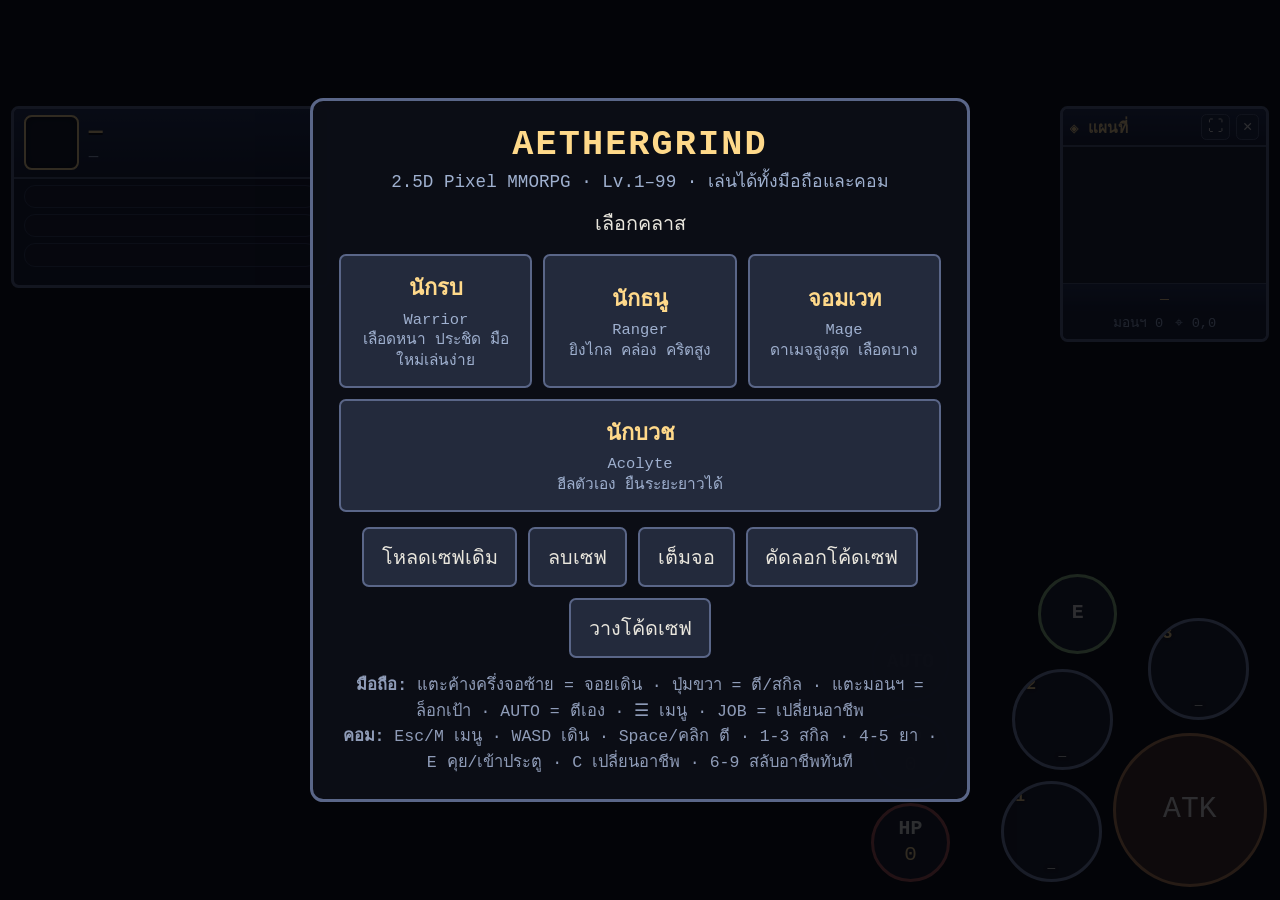
<file: mmorpg.html>
<!DOCTYPE html>
<html lang="th">
<head>
<meta charset="utf-8">
<meta name="viewport" content="width=device-width,initial-scale=1,maximum-scale=1,user-scalable=no,viewport-fit=cover">
<meta name="mobile-web-app-capable" content="yes">
<meta name="apple-mobile-web-app-capable" content="yes">
<meta name="apple-mobile-web-app-status-bar-style" content="black-translucent">
<meta name="theme-color" content="#07080d">
<title>Aethergrind Online — Mobile</title>
<style>
*{box-sizing:border-box;-webkit-tap-highlight-color:transparent;-webkit-user-select:none;user-select:none;
  -webkit-touch-callout:none}
html,body{margin:0;padding:0;width:100%;height:100%;background:#07080d;overflow:hidden;
  overscroll-behavior:none;touch-action:none;position:fixed;
  font-family:"Courier New",ui-monospace,monospace;color:#e9e6dd}
#wrap{position:fixed;inset:0;overflow:hidden;font-size:14px}
canvas#cv{position:absolute;inset:0;display:block;image-rendering:pixelated;
  image-rendering:crisp-edges;touch-action:none}
.ui{position:absolute;pointer-events:none;z-index:5}
.pnl{background:rgba(10,12,20,.72);border:.14em solid #4a5570;padding:.4em .5em;
  border-radius:.35em;backdrop-filter:blur(2px)}
/* ---- top-left status ---- */
#top{top:calc(.5em + env(safe-area-inset-top));left:calc(.5em + env(safe-area-inset-left));width:15em}
#nm{font-size:1em;font-weight:bold;color:#ffd98a;letter-spacing:.03em;line-height:1.2em}
#sub{font-size:.75em;color:#9fb0cf;margin-bottom:.3em;line-height:1.2em}
.bar{position:relative;height:1em;background:#1a1d2b;border:.08em solid #39415a;
  border-radius:.15em;margin-bottom:.18em;overflow:hidden}
.bar i{position:absolute;inset:0;width:0;transition:width .12s linear;display:block}
.bar span{position:relative;z-index:2;font-size:.68em;line-height:1.42em;padding-left:.4em;
  text-shadow:0 .08em 0 #000;display:block;white-space:nowrap}
#hpf{background:linear-gradient(#e2564a,#8c241f)}
#mpf{background:linear-gradient(#4aa8e2,#1f4f8c)}
#xpf{background:linear-gradient(#f0d060,#a07a18)}
#stats{font-size:.7em;color:#c7d2e8;margin-top:.25em;line-height:1.4em}
#stats b{color:#ffd98a}
/* ---- top-right ---- */
#right{top:calc(.5em + env(safe-area-inset-top));right:calc(.5em + env(safe-area-inset-right));
  width:9em;text-align:center;pointer-events:auto}
#mapname{font-size:.72em;color:#ffd98a;margin-bottom:.25em;line-height:1.2em}
#mini{width:100%;image-rendering:pixelated;background:#11141f;border:.08em solid #39415a;display:block}
#sysrow{display:flex;gap:.3em;margin-top:.3em;justify-content:center}
#sysrow button{flex:1;font-size:.7em;padding:.35em .1em}
/* ---- log / tip ---- */
#log{top:calc(.5em + env(safe-area-inset-top));left:50%;transform:translateX(-50%);
  width:16em;font-size:.72em;line-height:1.45em;text-align:center}
#log div{text-shadow:0 .1em 0 #000,0 0 .3em #000}
#tip{bottom:calc(9.5em + env(safe-area-inset-bottom));left:50%;transform:translateX(-50%);
  font-size:.8em;color:#ffe9a8;text-shadow:0 .12em 0 #000;white-space:nowrap}
/* ---- touch controls ---- */
#pad{position:absolute;left:0;bottom:0;width:48%;height:62%;z-index:6;touch-action:none}
#stick{position:absolute;width:9em;height:9em;border-radius:50%;z-index:6;display:none;
  background:radial-gradient(rgba(255,255,255,.04),rgba(255,255,255,.12));
  border:.12em solid rgba(255,255,255,.22);pointer-events:none}
#knob{position:absolute;left:3em;top:3em;width:3em;height:3em;border-radius:50%;
  background:rgba(255,230,160,.35);border:.1em solid rgba(255,230,160,.6)}
#pads{position:absolute;right:calc(.6em + env(safe-area-inset-right));
  bottom:calc(.6em + env(safe-area-inset-bottom));z-index:7;width:19em;height:15em;
  touch-action:none;pointer-events:none}
/* ทุกปุ่มใช้ font-size 1em เท่ากัน -> ตำแหน่ง/ขนาดคำนวณตรง ไม่ทับกัน */
.bt{position:absolute;pointer-events:auto;width:3.6em;height:3.6em;border-radius:50%;
  background:rgba(22,26,40,.82);border:.14em solid #5a6688;color:#e9e6dd;font-family:inherit;
  font-size:1em;padding:0;display:flex;flex-direction:column;align-items:center;
  justify-content:center;overflow:hidden;line-height:1;touch-action:none;
  box-shadow:0 .15em .4em rgba(0,0,0,.45)}
.bt .t{font-style:normal;font-weight:bold;font-size:.9em;position:relative;z-index:1}
.bt b{color:#ffd98a;font-size:.95em;margin-bottom:.25em;position:relative;z-index:1}
.bt span{font-size:.75em;max-width:100%;white-space:nowrap;position:relative;z-index:1}
.bt .cdv{position:absolute;left:0;right:0;bottom:0;height:0%;background:rgba(0,0,0,.62);
  pointer-events:none;z-index:0}
#chp,#cmp{font-size:.95em!important;color:#ffd98a;margin-top:.25em;display:block}
.bt.big{width:7em;height:7em;right:0;bottom:0;border-color:#c0824a;
  background:rgba(70,40,24,.88)}
.bt.big .t{font-size:1.35em;font-weight:normal}
.bt.sk{width:4.6em;height:4.6em;border-color:#7d8ab0}
.bt .ski{position:absolute;left:50%;top:46%;width:2.7em;height:2.7em;transform:translate(-50%,-50%);image-rendering:pixelated;pointer-events:none;z-index:0}
.bt.sk b{position:absolute;top:.3em;left:.7em;margin:0;font-size:.75em;text-shadow:0 0 .3em #000}
.bt.sk span{position:absolute;bottom:.28em;left:0;right:0;text-align:center;font-size:.58em;text-shadow:0 0 .3em #000,0 0 .3em #000}
.ski2{float:left;width:2.6em;height:2.6em;margin:0 .6em 0 0;image-rendering:pixelated;background:rgba(0,0,0,.3);border:1px solid #4a5578;border-radius:.4em;padding:.15em}
.bt[data-k="1"]{right:7.5em;bottom:.2em}
.bt[data-k="2"]{right:7em;bottom:5.3em}
.bt[data-k="3"]{right:.8em;bottom:7.6em}
.bt[data-k="e"]{right:6.8em;bottom:10.6em;border-color:#8fbf7a}
.bt[data-k="hp"]{right:14.4em;bottom:.2em;border-color:#b2504a}
.bt[data-k="mp"]{right:14.4em;bottom:4.3em;border-color:#4a7ab8}
.bt[data-k="auto"]{right:14.4em;bottom:8.4em}
.bt.on{border-color:#ffd24a;background:rgba(90,70,20,.92)}
.bt:active{filter:brightness(1.35)}
/* ---- modals ---- */
#center,#panel{position:absolute;inset:0;z-index:20;display:flex;align-items:center;
  justify-content:center;pointer-events:auto;background:rgba(4,5,10,.82);padding:1em;
  padding-top:calc(1em + env(safe-area-inset-top));padding-bottom:calc(1em + env(safe-area-inset-bottom))}
#panel{display:none;background:rgba(4,5,10,.7)}
#panel.on{display:flex}
#panel.top{align-items:flex-start;padding-top:calc(.5em + env(safe-area-inset-top))}
#panel.top .card{border-top-width:0;border-radius:0 0 .6em .6em;animation:drop .18s ease-out}
@keyframes drop{from{transform:translateY(-1.2em);opacity:0}to{transform:none;opacity:1}}
#center.hide{display:none}
.card{background:rgba(12,14,22,.97);border:.16em solid #5a6688;padding:1.1em 1.2em;
  border-radius:.6em;max-width:30em;width:100%;max-height:100%;overflow-y:auto;
  text-align:center;-webkit-overflow-scrolling:touch}
.card h1{margin:0 0 .15em;font-size:1.6em;color:#ffd98a;letter-spacing:.06em}
.card h2{margin:0 0 .7em;font-size:.8em;color:#9fb0cf;font-weight:normal;line-height:1.4em}
.card h3{margin:0 0 .5em;color:#ffd98a;font-size:1.1em}
.row{display:flex;gap:.5em;justify-content:center;flex-wrap:wrap;margin:.7em 0}
button{font-family:inherit;font-size:.9em;background:#232a3c;color:#e9e6dd;
  border:.12em solid #5a6688;border-radius:.35em;padding:.6em .9em;cursor:pointer;
  touch-action:manipulation;min-height:2.6em}
button:active{background:#39445f}
button:disabled{opacity:.35}
.cls{flex:1 1 7.5em;padding:.7em .4em}
.cls b{display:block;font-size:1.1em;color:#ffd98a;margin-bottom:.2em}
.cls small{color:#9fb0cf;line-height:1.35em;display:block;font-size:.78em}
.line{display:flex;justify-content:space-between;align-items:center;gap:.6em;
  padding:.45em 0;border-bottom:.06em solid #2c3348;font-size:.85em;text-align:left}
.line span{flex:1}
.line button{padding:.45em .7em;font-size:.8em;min-height:2.2em;white-space:nowrap}
.hint{color:#8f9cb8;line-height:1.55em;display:block;font-size:.75em}
/* narrow / portrait tweaks */
.pt #top{width:12.5em}
.pt #right{width:7em}
.pt #log{width:11em;font-size:.66em;top:calc(7.5em + env(safe-area-inset-top))}
@keyframes bfire{0%{box-shadow:inset 0 0 1.2em .5em rgba(255,230,160,.95);transform:scale(.88)}
  100%{box-shadow:inset 0 0 0 0 rgba(255,230,160,0);transform:scale(1)}}
.bt.fire{animation:bfire .35s ease-out}
/* ===== top icon menu (ตามรูปอ้างอิง) ===== */
#menubar{display:none;z-index:25;top:calc(.4em + env(safe-area-inset-top));left:50%;transform:translateX(-50%);
  gap:.1em;pointer-events:auto;padding:.3em .45em .25em;border-radius:.5em;border:.14em solid #4a5570;
  background:linear-gradient(#18203a,#0b0e1a);box-shadow:inset 0 .1em 0 #34406a,0 .25em .7em rgba(0,0,0,.6)}
.mi{position:relative;width:3.5em;min-height:0;padding:.05em 0 0;background:none;border:0;border-radius:.3em;
  display:flex;flex-direction:column;align-items:center;gap:.1em;color:#e9e6dd}
.mi canvas{width:2.5em;height:2.5em;image-rendering:pixelated;filter:drop-shadow(0 .1em 0 #000)}
.mi span{font-size:.62em;line-height:1.1em;white-space:nowrap;text-shadow:0 .1em 0 #000}
.mi:active{background:rgba(255,217,138,.18);transform:translateY(.05em)}
.mi.on{background:rgba(255,217,138,.14);box-shadow:inset 0 -.14em 0 #ffd24a}
.mi.on span{color:#ffd98a}
.mi i{display:none;position:absolute;top:-.35em;right:-.05em;min-width:1.7em;padding:0 .4em;font-style:normal;
  font-weight:bold;font-size:.58em;line-height:1.55em;border-radius:1em;background:#e2564a;color:#fff;
  border:.12em solid #fff;text-shadow:none}
.mi i.g{background:#3a9a4a}
@media(hover:hover){.mi:hover::after{content:attr(data-tip);position:absolute;top:100%;left:0;margin-top:.5em;
  background:#f4ead0;color:#2a2418;font-size:.7em;padding:.3em .7em;border-radius:.4em;white-space:nowrap;
  z-index:30;border:.12em solid #8a7a50;box-shadow:0 .2em .4em rgba(0,0,0,.5)}}
/* ===== วางตำแหน่งใหม่ใต้แถบเมนู ===== */
#top{top:calc(4.8em + env(safe-area-inset-top))}
#log{top:calc(5em + env(safe-area-inset-top))}
#panel.top{padding-top:calc(4.9em + env(safe-area-inset-top))}
#panel.live{pointer-events:none;background:none;align-items:flex-start;padding-top:calc(4.9em + env(safe-area-inset-top))}
#panel.live .card{pointer-events:auto;max-height:52%;background:rgba(12,14,22,.93);border-top-width:0;border-radius:0 0 .6em .6em;animation:drop .18s ease-out}
/* ===== แผนที่ย่อ ===== */
#right{top:calc(4.8em + env(safe-area-inset-top));width:9.5em;padding:0;overflow:hidden;
  background:#0c1020;border-color:#5a6688}
.mh{display:flex;align-items:center;gap:.25em;padding:.25em .3em;background:linear-gradient(#1c2848,#0e1428);
  border-bottom:.1em solid #4a5570}
.mh b{flex:1;min-width:0;text-align:left;font-size:.7em;color:#ffd98a;white-space:nowrap;overflow:hidden;text-overflow:ellipsis}
.mh button{min-height:0;padding:.1em .4em;font-size:.7em;line-height:1.35em;background:#18203a;border-color:#4a5570}
#mini{border:0}
#mapname{margin:0;padding:.35em .2em .15em;font-size:.68em;color:#ffd98a;background:linear-gradient(#1c2848,#0e1428);
  border-top:.1em solid #4a5570}
.mf{display:flex;justify-content:center;gap:.9em;font-size:.62em;color:#9fb0cf;padding:0 .2em .4em;background:#0e1428}
.pt #menubar .mi{width:2.7em}
.pt .mi canvas{width:2em;height:2em}
.pt #top{top:calc(4.3em + env(safe-area-inset-top))}
.pt #right{top:calc(4.3em + env(safe-area-inset-top));width:8em}
.pt #log{top:calc(12em + env(safe-area-inset-top))}
/* ===== แผงสถานะตัวละคร (ดีไซน์ใหม่) ===== */
#top{padding:0;overflow:hidden;background:#0c1020;border-color:#5a6688}
.th{display:flex;align-items:center;gap:.45em;padding:.3em .45em;background:linear-gradient(#1c2848,#0e1428);
  border-bottom:.1em solid #4a5570}
#face{flex:none;width:2.5em;height:2.5em;image-rendering:pixelated;background:#0a0d18;border:.12em solid #ffd98a;
  border-radius:.35em;box-shadow:inset 0 0 .4em #000}
.th>div{min-width:0}
#nm{font-size:1.05em;text-shadow:0 .1em 0 #000;white-space:nowrap}
#sub{margin:.1em 0 0;font-size:.72em;color:#9fb0cf}
#top .bar{height:1.05em;margin:.28em .45em 0;border-radius:.5em;border-color:#2c3552;background:#10131f}
#top .bar:first-of-type{margin-top:.4em}
#top .bar i{border-radius:.5em}
#top .bar i::after{content:"";position:absolute;left:0;right:0;top:0;height:45%;background:rgba(255,255,255,.22)}
#stats{display:grid;grid-template-columns:repeat(3,1fr);gap:.22em;margin:0;padding:.4em .45em .45em;font-size:1em}
.sc{background:#141b30;border:.08em solid #2c3552;border-radius:.3em;text-align:center;padding:.12em 0 .1em;
  font-size:.62em;line-height:1.25em;color:#8f9cb8}
.sc b{display:block;color:#ffd98a;font-size:1.25em}
.sc.on{border-color:#3a9a4a;background:#15301e}.sc.on b{color:#9fe86a}

/* ===== v5: จัดเรียง HUD ใหม่ ===== */
#log{top:calc(7.6em + env(safe-area-inset-top));width:22em;z-index:4}
.pt #log{top:calc(19.4em + env(safe-area-inset-top))}
#mapname{line-height:1.3em;padding:.4em .3em .2em;white-space:nowrap;overflow:hidden;text-overflow:ellipsis}
.mf{line-height:1.4em;padding:.15em .3em .45em;white-space:nowrap}
.mf span{white-space:nowrap}
#top{width:14.5em}
/* จอเตี้ย (มือถือแนวนอน / หน้าต่างเล็ก): ย่อแผงให้พอดีจอ ไม่ล้น */
@media(max-height:480px){
  #menubar{padding:.2em .35em .15em}
  .mi{width:3.1em}.mi canvas{width:2.1em;height:2.1em}
  #top{top:calc(4.3em + env(safe-area-inset-top));width:13em}
  #right{top:calc(4.3em + env(safe-area-inset-top));width:8.5em}
  #log{top:calc(6.9em + env(safe-area-inset-top))}
  #stats{grid-template-columns:repeat(4,1fr)}
  #stats .sc:nth-child(4),#stats .sc:nth-child(5){display:none}
  #face{width:2.1em;height:2.1em}
  #top .bar{height:.95em;margin-top:.2em}
}
@media(max-height:480px) and (min-width:700px){
  #tip{bottom:calc(1em + env(safe-area-inset-bottom))}
}
</style>
</head>
<body>
<div id="wrap">
<canvas id="cv"></canvas>

<div class="ui pnl" id="top">
  <div class="th"><canvas id="face" width="12" height="12"></canvas><div><div id="nm">—</div><div id="sub">—</div></div></div>
  <div class="bar"><i id="hpf"></i><span id="hpt"></span></div>
  <div class="bar"><i id="mpf"></i><span id="mpt"></span></div>
  <div class="bar"><i id="xpf"></i><span id="xpt"></span></div>
  <div id="stats"></div>
</div>

<div class="ui pnl" id="right">
  <div class="mh"><b>◈ แผนที่</b><button id="fsBtn">⛶</button><button id="mapBtn">✕</button></div>
  <canvas id="mini" width="120" height="80"></canvas>
  <div id="mapname">—</div>
  <div class="mf"><span id="mfm">มอนฯ 0</span><span id="mfp">⌖ 0,0</span></div>
  <button id="saveBtn" hidden></button><button id="jobBtn" hidden></button><button id="menuBtn" hidden></button>
</div>
<div class="ui" id="menubar"></div>

<div class="ui" id="log"></div>
<div class="ui" id="tip"></div>

<div id="pad"></div>
<div id="stick"><div id="knob"></div></div>
<div id="pads">
  <button class="bt sk" data-k="1"><b>1</b><span id="n1">—</span><i class="cdv" id="cd0"></i></button>
  <button class="bt sk" data-k="2"><b>2</b><span id="n2">—</span><i class="cdv" id="cd1"></i></button>
  <button class="bt big" data-k="atk"><em class="t">ATK</em></button>
  <button class="bt sk" data-k="3"><b>3</b><span id="n3">—</span><i class="cdv" id="cd2"></i></button>
  <button class="bt" data-k="auto" id="autoBtn"><em class="t">AUTO</em></button>
  <button class="bt" data-k="hp" id="bhp"><em class="t">HP</em><span id="chp">0</span></button>
  <button class="bt" data-k="mp" id="bmp"><em class="t">MP</em><span id="cmp">0</span></button>
  <button class="bt" data-k="e"><em class="t">E</em></button>
</div>

<div id="center">
  <div class="card">
    <h1>AETHERGRIND</h1>
    <h2>2.5D Pixel MMORPG · Lv.1–99 · เล่นได้ทั้งมือถือและคอม</h2>
    <div style="font-size:.9em;margin-bottom:.3em">เลือกคลาส</div>
    <div class="row" id="pick"></div>
    <div class="row">
      <button id="loadBtn">โหลดเซฟเดิม</button>
      <button id="wipeBtn">ลบเซฟ</button>
      <button id="fs2Btn">เต็มจอ</button>
    </div>
    <small class="hint">
      <b>มือถือ:</b> แตะค้างครึ่งจอซ้าย = จอยเดิน · ปุ่มขวา = ตี/สกิล · แตะมอนฯ = ล็อกเป้า · AUTO = ตีเอง · ☰ เมนู · JOB = เปลี่ยนอาชีพ<br>
      <b>คอม:</b> Esc/M เมนู · WASD เดิน · Space/คลิก ตี · 1-3 สกิล · 4-5 ยา · E คุย/เข้าประตู · C เปลี่ยนอาชีพ · 6-9 สลับอาชีพทันที
    </small>
  </div>
</div>

<div id="panel"><div class="card" id="pbox"></div></div>
</div>

<script>
"use strict";
/* ===========================================================
   AETHERGRIND ONLINE — mobile-ready single-file MMORPG client
=========================================================== */
const WW=1200,WH=800,TS=16,EXP_RATE=3,SAVE_KEY='aethergrind_v2';
let VW=480,VH=270;                       // viewport ตรรกะ (ปรับตามหน้าจอ)
const IS_TOUCH=('ontouchstart'in window)||navigator.maxTouchPoints>0;

const rnd=(a,b)=>a+Math.random()*(b-a), ri=(a,b)=>Math.floor(rnd(a,b+1));
const clamp=(v,a,b)=>v<a?a:v>b?b:v;
const fmt=n=>n>=1e6?(n/1e6).toFixed(2)+'M':n>=1e4?(n/1e3).toFixed(1)+'k':Math.floor(n).toString();
const buzz=m=>{try{navigator.vibrate&&navigator.vibrate(m);}catch(e){}};

/* ---------- classes ---------- */
const CLASSES={
 warrior:{name:'Warrior',th:'นักรบ',col:'#b84b3a',cls2:'#7a2d22',atkType:'melee',range:30,
   hp:120,mp:30,atk:14,def:8,spd:62,desc:'เลือดหนา ประชิด มือใหม่เล่นง่าย',
   g:{hp:18,mp:3,atk:3.0,def:2.2},
   sk:[{n:'Power',mp:8,cd:2.2,t:'melee',mod:2.6},{n:'Whirl',mp:18,cd:6,t:'aoe',mod:1.6,r:52},
       {n:'Cry',mp:16,cd:16,t:'buff',dur:9}]},
 ranger:{name:'Ranger',th:'นักธนู',col:'#3f8f55',cls2:'#235c35',atkType:'shot',range:155,
   hp:95,mp:45,atk:17,def:5,spd:70,desc:'ยิงไกล คล่อง คริตสูง',
   g:{hp:12,mp:5,atk:3.6,def:1.4},
   sk:[{n:'Pierce',mp:9,cd:2.4,t:'shot',mod:2.4,pierce:1},{n:'Rain',mp:20,cd:7,t:'aoe',mod:1.5,r:64},
       {n:'Swift',mp:14,cd:15,t:'buff',dur:9}]},
 mage:{name:'Mage',th:'จอมเวท',col:'#4a63c8',cls2:'#2a3a82',atkType:'shot',range:148,
   hp:78,mp:70,atk:20,def:3,spd:58,desc:'ดาเมจสูงสุด เลือดบาง',
   g:{hp:9,mp:9,atk:4.2,def:1.0},
   sk:[{n:'Bolt',mp:10,cd:1.8,t:'shot',mod:2.8},{n:'Nova',mp:24,cd:6.5,t:'aoe',mod:1.9,r:62,slow:1},
       {n:'Surge',mp:18,cd:16,t:'buff',dur:9}]},
 acolyte:{name:'Acolyte',th:'นักบวช',col:'#d9cf9a',cls2:'#8d8255',atkType:'melee',range:28,
   hp:100,mp:60,atk:14,def:6,spd:64,desc:'ฮีลตัวเอง ยืนระยะยาวได้',
   g:{hp:14,mp:7,atk:3.0,def:1.8},
   sk:[{n:'Smite',mp:10,cd:2.2,t:'shot',mod:2.3},{n:'Heal',mp:22,cd:5,t:'heal',amt:.35},
       {n:'Aura',mp:18,cd:16,t:'buff',dur:10}]}
};

/* ---------- themes ---------- */
const TH={
 town:{b:'#4b7a3f',a:['#53853f','#447235','#5a8c46'],d:null,n:0},
 grass:{b:'#49803f',a:['#50893f','#427436','#58914a'],d:'tree',dc:'#2f6b33',n:24},
 forest:{b:'#2f5e34',a:['#356a39','#2a5430','#3b7340'],d:'tree',dc:'#1f4a26',n:52},
 cave:{b:'#453f3c',a:['#4d4643','#3c3634','#534b47'],d:'rock',dc:'#5c5450',n:38,f:'rgba(8,6,18,.45)'},
 coast:{b:'#c2ab74',a:['#cbb47c','#b8a06b','#d2bc85'],d:'rock',dc:'#9b8b6a',n:24,f:'rgba(60,120,180,.10)'},
 desert:{b:'#cdae69',a:['#d6b773','#c3a460','#dcc07e'],d:'cactus',dc:'#4e7a3a',n:26,f:'rgba(255,200,90,.10)'},
 tomb:{b:'#5b5346',a:['#645b4d','#4f483e','#6b6253'],d:'pillar',dc:'#8a8170',n:30,f:'rgba(18,14,28,.42)'},
 highland:{b:'#6a7d5d',a:['#738666','#5f7154','#7c8f6f'],d:'rock',dc:'#7b8a74',n:28,f:'rgba(170,190,220,.10)'},
 volcano:{b:'#4a2b24',a:['#55322a','#40251f','#5e392e'],d:'rock',dc:'#6b3b2c',n:32,f:'rgba(255,90,20,.13)'},
 ice:{b:'#9fc0d4',a:['#a9cade','#93b4c8','#b4d4e6'],d:'icerock',dc:'#dff2ff',n:30,f:'rgba(190,225,255,.16)'},
 cursed:{b:'#3b3246',a:['#443a50','#342c3e','#4c4159'],d:'deadtree',dc:'#241c2c',n:40,f:'rgba(80,30,110,.26)'},
 castle:{b:'#6a6a78',a:['#737382','#60606d','#7c7c8b'],d:'pillar',dc:'#9a9aaa',n:28,f:'rgba(60,70,120,.18)'},
 rift:{b:'#2b2448',a:['#332a54','#241e3e','#3b3160'],d:'crystal',dc:'#a070ff',n:32,f:'rgba(120,60,255,.22)'}
};

/* ---------- maps ---------- */
const MAPS=[
{id:'town',n:'Aethelford — เมืองหลัก',t:'town',min:0,mobs:[]},
{id:'m1',n:'ทุ่งหญ้าใต้เมือง',t:'grass',min:1,mobs:[
  {n:'Slime',s:'slime',c:'#6ad46a',lv:2},{n:'Rabbit',s:'beast',c:'#cbb089',lv:5},
  {n:'Hornet',s:'flyer',c:'#e0c040',lv:8,rg:1}],boss:{n:'King Slime',s:'slime',c:'#49b0d8',lv:10}},
{id:'m2',n:'ป่าวิสเปอร์วู้ด',t:'forest',min:8,mobs:[
  {n:'Grey Wolf',s:'beast',c:'#8d8d96',lv:11},{n:'Treant',s:'humanoid',c:'#4f7a3a',lv:14},
  {n:'Forest Bat',s:'flyer',c:'#6b5a7a',lv:17,rg:1}],boss:{n:'Elder Treant',s:'humanoid',c:'#2f6b33',lv:18}},
{id:'m3',n:'ถ้ำคริสตัล',t:'cave',min:16,mobs:[
  {n:'Cave Bat',s:'flyer',c:'#7a6a5a',lv:19,rg:1},{n:'Stone Golem',s:'humanoid',c:'#8a8278',lv:23,hm:1.5},
  {n:'Crystal Crab',s:'beast',c:'#7fd0d8',lv:26}],boss:{n:'Geode Tyrant',s:'humanoid',c:'#49d8c0',lv:28}},
{id:'m4',n:'ชายฝั่งซอลต์วินด์',t:'coast',min:25,mobs:[
  {n:'Sand Crab',s:'beast',c:'#d87a4a',lv:28},{n:'Drowned',s:'humanoid',c:'#5a7a8a',lv:32},
  {n:'Gull Harpy',s:'flyer',c:'#e0e0e8',lv:35,rg:1}],boss:{n:'Captain Brine',s:'humanoid',c:'#2a5a6a',lv:36}},
{id:'m5',n:'ทะเลทรายเดดแซนด์',t:'desert',min:34,mobs:[
  {n:'Scorpion',s:'beast',c:'#b07a3a',lv:37},{n:'Mummy',s:'humanoid',c:'#cdbf9a',lv:41},
  {n:'Sand Wraith',s:'flyer',c:'#e8d8a0',lv:44,rg:1}],boss:{n:'Sandworm Queen',s:'slime',c:'#c06a3a',lv:46}},
{id:'m6',n:'สุสานใต้ทราย',t:'tomb',min:42,mobs:[
  {n:'Skeleton',s:'humanoid',c:'#ddd8c8',lv:45},{n:'Tomb Beetle',s:'beast',c:'#5a4a6a',lv:49},
  {n:'Lich Acolyte',s:'humanoid',c:'#7a4ad8',lv:52,rg:1}],boss:{n:'Lich Khamun',s:'humanoid',c:'#9a4ad8',lv:54}},
{id:'m7',n:'ที่ราบสูงสตอร์มพีค',t:'highland',min:50,mobs:[
  {n:'Harpy',s:'flyer',c:'#9ad8e0',lv:53,rg:1},{n:'Goat',s:'beast',c:'#b0a090',lv:57},
  {n:'Storm Knight',s:'humanoid',c:'#5a7ad8',lv:60}],boss:{n:'Griffin Lord',s:'flyer',c:'#e0b04a',lv:62}},
{id:'m8',n:'ภูเขาไฟเอมเบอร์ฟอล',t:'volcano',min:58,mobs:[
  {n:'Salamander',s:'beast',c:'#e05a2a',lv:61},{n:'Magma Golem',s:'humanoid',c:'#c04a2a',lv:65,hm:1.5},
  {n:'Ifrit Spawn',s:'flyer',c:'#ff9a3a',lv:68,rg:1}],boss:{n:'Ifrit',s:'humanoid',c:'#ff5a1a',lv:70}},
{id:'m9',n:'ธารน้ำแข็งฟรอสต์ไมร์',t:'ice',min:66,mobs:[
  {n:'Frost Spirit',s:'flyer',c:'#bfe8ff',lv:69,rg:1},{n:'Yeti',s:'humanoid',c:'#eaf6ff',lv:73,hm:1.4},
  {n:'Ice Wolf',s:'beast',c:'#8fc8e8',lv:76}],boss:{n:'Frost Monarch',s:'humanoid',c:'#5aa8ff',lv:78}},
{id:'m10',n:'ป่าต้องสาปโกลมวู้ด',t:'cursed',min:74,mobs:[
  {n:'Shade',s:'flyer',c:'#8a5ad8',lv:77,rg:1},{n:'Dire Fiend',s:'beast',c:'#6a2a5a',lv:81},
  {n:'Cursed Knight',s:'humanoid',c:'#4a2a6a',lv:84}],boss:{n:'Gloom Warden',s:'humanoid',c:'#c04ad8',lv:86}},
{id:'m11',n:'ปราสาทลอยฟ้า',t:'castle',min:82,mobs:[
  {n:'Gargoyle',s:'flyer',c:'#8a8a9a',lv:85,rg:1},{n:'Rune Knight',s:'humanoid',c:'#6a7ad8',lv:89},
  {n:'Arcane Golem',s:'humanoid',c:'#9a7ad8',lv:92,hm:1.5}],boss:{n:'Castellan Vyr',s:'humanoid',c:'#d8c04a',lv:93}},
{id:'m12',n:'รอยแยกอีเธอร์',t:'rift',min:88,mobs:[
  {n:'Rift Spawn',s:'slime',c:'#a070ff',lv:90},{n:'Void Stalker',s:'beast',c:'#5a3a9a',lv:94},
  {n:'Aether Herald',s:'flyer',c:'#ff70e0',lv:97,rg:1}],boss:{n:'The Unmaker',s:'humanoid',c:'#ff4aa0',lv:99}}
];

/* ---------- pixel art ---------- */
const ART={
 down:["  hhhh  "," hhhhhh "," hssssh "," seeees "," ssssss ","  mmmm  "," cBBBBc "," cBBBBc ","  BBBB  ","  pppp  ","  p  p  "," kk  kk "],
 up:["  hhhh  "," hhhhhh "," hhhhhh "," hhhhhh "," ssssss ","  mmmm  "," cBBBBc "," cBBBBc ","  BBBB  ","  pppp  ","  p  p  "," kk  kk "],
 side:["  hhh   "," hhhhh  "," hsssh  "," ssse   "," ssss   ","  mmm   "," cBBB   "," cBBB   ","  BBB   ","  ppp   ","  p p   "," kk kk  "],
 slime:["   cccc   ","  cccccc  "," cccccccc "," cceccecc ","cccccccccc","cccccccccc"," dddddddd ","  dddddd  "],
 beast:["  c      c  "," cc      cc "," cccccccccc ","ccceccccccc","cccccccccccc","cccccccccccc"," d c    c d "," d c    c d ","   k    k   "],
 flyer:["w          w","ww        ww","www cccc www"," ww cccc ww ","    ceec    ","    cccc    ","    dddd    ","     dd     "]};
const DIG={'0':['111','101','101','101','111'],'1':['010','110','010','010','111'],
'2':['111','001','111','100','111'],'3':['111','001','111','001','111'],'4':['101','101','111','001','001'],
'5':['111','100','111','001','111'],'6':['111','100','111','101','111'],'7':['111','001','010','010','010'],
'8':['111','101','111','101','111'],'9':['111','101','111','001','111'],'-':['000','000','111','000','000'],
'+':['000','010','111','010','000'],'!':['010','010','010','000','010'],'L':['100','100','100','100','111'],
'V':['101','101','101','101','010'],'P':['111','101','111','100','100'],'U':['101','101','101','101','111']};

const cv=document.getElementById('cv'),ctx=cv.getContext('2d',{alpha:false});
const mini=document.getElementById('mini'),mx=mini.getContext('2d');
const $=id=>document.getElementById(id);

function spr(art,pal,x,y,flip){
  x=Math.round(x);y=Math.round(y);
  for(let r=0;r<art.length;r++){const row=art[r];
    for(let c=0;c<row.length;c++){const ch=row[c];if(ch===' ')continue;
      const col=pal[ch];if(!col)continue;ctx.fillStyle=col;
      ctx.fillRect(x+(flip?row.length-1-c:c),y+r,1,1);}}}
function pnum(s,x,y,col,sh){
  x=Math.round(x);y=Math.round(y);let ox=0;
  for(const ch of s){const g=DIG[ch];if(!g){ox+=2;continue;}
    for(let r=0;r<5;r++)for(let c=0;c<3;c++)if(g[r][c]==='1'){
      if(sh){ctx.fillStyle='#000';ctx.fillRect(x+ox+c,y+r+1,1,1);}
      ctx.fillStyle=col;ctx.fillRect(x+ox+c,y+r,1,1);}
    ox+=4;}}
const shade=(hex,f)=>{const n=parseInt(hex.slice(1),16);
  let r=clamp(Math.round(((n>>16)&255)*f),0,255),g=clamp(Math.round(((n>>8)&255)*f),0,255),
      b=clamp(Math.round((n&255)*f),0,255);
  return '#'+((1<<24)+(r<<16)+(g<<8)+b).toString(16).slice(1);};
const circ=(x,y,r)=>{ctx.beginPath();ctx.arc(x,y,r,0,6.3);ctx.fill();};

/* ---------- state ---------- */
let P=null;
const G={mi:0,tiles:[],dec:[],mobs:[],prj:[],txt:[],fx:[],npcs:[],portals:[],t:0,on:false,sfx:[],shake:0,flash:0,fc:'#fff'};
const cam={x:0,y:0},keys={};
let vig=null;

const mHP=()=>{const C=CLASSES[P.cls];return Math.round(C.hp+C.g.hp*(P.lv-1));};
const mMP=()=>{const C=CLASSES[P.cls];return Math.round(C.mp+C.g.mp*(P.lv-1));};
const pATK=()=>{const C=CLASSES[P.cls];return Math.round((C.atk+C.g.atk*(P.lv-1)+P.wlv*4)*(P.buff>0?1.35:1));};
const pDEF=()=>{const C=CLASSES[P.cls];return Math.round(C.def+C.g.def*(P.lv-1)+P.alv*3);};
const pSPD=()=>CLASSES[P.cls].spd*(P.buff>0&&P.cls==='ranger'?1.25:1);
const expNeed=lv=>lv>=99?Infinity:Math.floor(25*Math.pow(lv,2.35)*(1+0.6*Math.floor(lv/10)));
const critRate=()=>({warrior:.07,ranger:.20,mage:.10,acolyte:.08})[P.cls]+P.wlv*.004;
function mobStat(d){const lv=d.lv;return{
  hp:Math.round((24+Math.pow(lv,1.3)*5)*(d.hm||1)*(d.boss?9:1)),
  atk:Math.round((5+lv*1.9)*(d.boss?1.5:1)),def:Math.round(lv*1.0),
  exp:Math.round(4*lv*lv*(d.boss?12:1)),gold:Math.round((4+lv*1.8)*(d.boss?15:1))};}

/* ---------- log ---------- */
const logEl=$('log');let logs=[];
function say(t,c){logs.push('<div style="color:'+(c||'#cfd8ee')+'">'+t+'</div>');
  if(logs.length>4)logs.shift();logEl.innerHTML=logs.join('');}

/* ---------- map ---------- */
function buildMap(i){
  G.mi=i;const M=MAPS[i],T=TH[M.t];
  G.tiles=[];for(let y=0;y<WH/TS;y++){const row=[];
    for(let x=0;x<WW/TS;x++)row.push(Math.random()<.3?ri(0,T.a.length-1):-1);G.tiles.push(row);}
  G.dec=[];G.mobs=[];G.prj=[];G.txt=[];G.fx=[];G.sfx=[];G.npcs=[];G.portals=[];P.tgt=null;
  if(T.d)for(let k=0;k<T.n;k++)G.dec.push({t:T.d,x:rnd(50,WW-50),y:rnd(70,WH-30),s:rnd(.8,1.3),c:T.dc});
  if(M.t==='town'){
    G.dec.push({t:'house',x:260,y:270,w:96,h:60,c:'#9a7a52'},{t:'house',x:520,y:240,w:78,h:50,c:'#7a8a9a'},
               {t:'house',x:830,y:285,w:100,h:62,c:'#8a6a7a'},{t:'house',x:390,y:600,w:84,h:52,c:'#6a8a6a'});
    for(let k=0;k<14;k++)G.dec.push({t:'tree',x:rnd(60,WW-60),y:rnd(660,780),s:rnd(.8,1.2),c:'#2f6b33'});
    G.npcs=[{n:'Healer Mira',r:'heal',x:520,y:330,c:'#e0e0f0'},
            {n:'Merchant Dob',r:'shop',x:260,y:370,c:'#d8b04a'},
            {n:'Blacksmith Krag',r:'forge',x:830,y:380,c:'#9a5a3a'},
            {n:'Warp Crystal',r:'warp',x:600,y:450,c:'#70d8ff'}];
    G.portals=[{x:WW-56,y:WH/2,to:1}];P.x=600;P.y=560;
  }else{
    G.portals=[{x:56,y:WH/2,to:i-1}];
    if(i+1<MAPS.length)G.portals.push({x:WW-56,y:WH/2,to:i+1});
    for(let k=0;k<18;k++)spawnMob(M.mobs[ri(0,M.mobs.length-1)]);
    if(M.boss)spawnMob(Object.assign({boss:1},M.boss));
    P.x=120;P.y=WH/2;
  }
  $('mapname').textContent=M.n;say('เข้าสู่ '+M.n,'#ffd98a');
}
function spawnMob(d,ax,ay){
  const s=mobStat(d);
  const m={d,n:d.n,spr:d.s,c:d.c,lv:d.lv,boss:!!d.boss,rg:!!d.rg,
    x:ax||rnd(150,WW-150),y:ay||rnd(100,WH-80),hp:s.hp,mhp:s.hp,atk:s.atk,def:s.def,
    exp:s.exp,gold:s.gold,cd:0,aggro:0,wx:0,wy:0,wt:0,dead:0,rt:0,slow:0,flash:0,face:1,
    size:d.boss?1.8:1,sp:d.s==='beast'?36:d.s==='flyer'?32:24};
  m.hx=m.x;m.hy=m.y;G.mobs.push(m);
}

/* ---------- combat ---------- */
const dmgCalc=(atk,def,mod,crit)=>Math.max(1,Math.round(atk*mod*(100/(100+def))*rnd(.92,1.08)*(crit?1.8:1)));
function hitMob(m,dmg,crit){
  m.hp-=dmg;m.flash=.12;m.aggro=6;hitSpark(m,crit);
  G.txt.push({x:m.x,y:m.y-24,vy:-26,t:.8,s:String(dmg),c:crit?'#ffd24a':'#ffffff'});
  if(m.hp<=0)killMob(m);
}
function killMob(m){
  m.dead=1;m.rt=m.boss?45:7;P.kills++;if(P.tgt===m)P.tgt=null;
  for(let k=0;k<(IS_TOUCH?5:8);k++)G.fx.push({x:m.x,y:m.y-8,vx:rnd(-40,40),vy:rnd(-60,10),t:.5,c:m.c});
  const diff=P.lv-m.lv;
  const f=diff>0?clamp(1-Math.max(0,diff-8)*.09,.1,1):clamp(1+Math.min(10,-diff)*.03,1,1.3);
  const gain=Math.round(m.exp*EXP_RATE*f);
  P.exp+=gain;P.gold+=Math.round(m.gold*rnd(.8,1.2));
  G.txt.push({x:m.x,y:m.y-34,vy:-20,t:1.1,s:'+'+fmt(gain),c:'#9fe86a'});
  if(m.boss){say('ปราบ '+m.n+' สำเร็จ! +'+fmt(gain)+' EXP','#ffd24a');buzz([30,40,60]);}
  if(Math.random()<.12){P.pot.hp++;}
  if(Math.random()<.08){P.pot.mp++;}
  if(Math.random()<(m.boss?.25:.005)){P.cards++;say('ดรอปการ์ด '+m.n+'! (สะสม '+P.cards+')','#ff9ad8');buzz(60);}
  while(P.exp>=expNeed(P.lv)&&P.lv<99){P.exp-=expNeed(P.lv);P.lv++;
    P.hp=mHP();P.mp=mMP();say('LEVEL UP! → Lv.'+P.lv,'#ffd24a');buzz([20,30,20]);
    G.txt.push({x:P.x,y:P.y-40,vy:-18,t:1.6,s:'LVUP',c:'#ffd24a'});
    for(let k=0;k<12;k++)G.fx.push({x:P.x,y:P.y-10,vx:rnd(-50,50),vy:rnd(-80,-10),t:.9,c:'#ffd24a'});
    save();}
  if(P.lv>=99)P.exp=0;
}
function cone(x,y,dir,range,arc,atk,mod){
  for(const m of G.mobs){if(m.dead)continue;
    const dx=m.x-x,dy=m.y-y,d=Math.hypot(dx,dy);
    if(d>range+m.size*6)continue;
    let a=Math.atan2(dy,dx)-dir;while(a>Math.PI)a-=6.283;while(a<-Math.PI)a+=6.283;
    if(Math.abs(a)>arc/2)continue;
    const crit=Math.random()<critRate();hitMob(m,dmgCalc(atk,m.def,mod,crit),crit);}
}
function shoot(mod,pierce,col,k){
  G.prj.push({x:P.x,y:P.y-10,vx:Math.cos(P.dir)*200,vy:Math.sin(P.dir)*200,
    t:1.2,own:'p',dmg:pATK(),mod,pierce:pierce||0,c:col||CLASSES[P.cls].col,k:k||'basic',hit:[]});
}
function faceTarget(){
  if(P.tgt&&!P.tgt.dead){const d=Math.hypot(P.tgt.x-P.x,P.tgt.y-P.y);
    if(d<CLASSES[P.cls].range*1.8)P.dir=Math.atan2(P.tgt.y-8-(P.y-8),P.tgt.x-P.x);}
}
function basicAttack(){
  if(P.atkCd>0||P.dead)return;
  const C=CLASSES[P.cls];faceTarget();
  P.atkCd=C.atkType==='melee'?.55:.62;P.swing=.18;
  if(C.atkType==='melee')cone(P.x,P.y-8,P.dir,C.range,2.0,pATK(),1.0);else shoot(1.0,0);
}
function useSkill(i){
  if(P.dead)return;
  const C=CLASSES[P.cls],s=C.sk[i];
  if(P.cd[i]>0)return;
  if(P.mp<s.mp){say('MP ไม่พอ','#ff8a7a');return;}
  faceTarget();P.mp-=s.mp;P.cd[i]=s.cd;P.swing=.2;buzz(12);skillFX(i,s);btnFire(i);
  if(s.t==='melee')cone(P.x,P.y-8,P.dir,C.range+10,2.2,pATK(),s.mod);
  else if(s.t==='shot')shoot(s.mod,s.pierce,SK[P.cls][i],PK[P.cls]);
  else if(s.t==='aoe'){
    for(const m of G.mobs){if(m.dead)continue;
      if(Math.hypot(m.x-P.x,m.y-P.y)<=s.r+m.size*6){
        const crit=Math.random()<critRate();hitMob(m,dmgCalc(pATK(),m.def,s.mod,crit),crit);
        if(s.slow)m.slow=2.5;}}

  }else if(s.t==='heal'){const h=Math.round(mHP()*s.amt);P.hp=Math.min(mHP(),P.hp+h);
    G.txt.push({x:P.x,y:P.y-30,vy:-24,t:.9,s:'+'+h,c:'#9fe86a'});}
  else if(s.t==='buff'){P.buff=s.dur;say(s.n+' ทำงาน!','#ffd24a');}
}
function usePot(k){
  if(P.pot[k]<=0){say('ไม่มี '+k.toUpperCase()+' Potion','#ff8a7a');return;}
  P.pot[k]--;buzz(10);
  if(k==='hp'){const h=Math.round(mHP()*.30);P.hp=Math.min(mHP(),P.hp+h);
    G.txt.push({x:P.x,y:P.y-30,vy:-24,t:.8,s:'+'+h,c:'#9fe86a'});}
  else{const h=Math.round(mMP()*.40);P.mp=Math.min(mMP(),P.mp+h);
    G.txt.push({x:P.x,y:P.y-30,vy:-24,t:.8,s:'+'+h,c:'#8fc8ff'});}
}
function playerDie(){P.dead=1;P.respawn=2.5;P.tgt=null;P.auto=false;syncAuto();
  const loss=Math.round(P.exp*.05);P.exp=Math.max(0,P.exp-loss);buzz([80,60,80]);
  say('คุณพ่ายแพ้… เสีย '+fmt(loss)+' EXP','#ff8a7a');}

/* ---------- interaction ---------- */
let nearObj=null;
function interact(){
  if(!nearObj)return;
  if(nearObj.k==='portal'){const t=MAPS[nearObj.o.to];
    if(P.lv<t.min){say('ต้องถึง Lv.'+t.min+' จึงเข้า '+t.n+' ได้','#ff8a7a');return;}
    buildMap(nearObj.o.to);save();}
  else openNPC(nearObj.o);
}
const panel=$('panel'),pbox=$('pbox');
let backMenu=false;
const closeP=()=>{backMenu=false;panel.classList.remove('on','top','live');};
const paused=()=>panel.classList.contains('on')&&!panel.classList.contains('live');
const line=(t,p,a)=>'<div class="line"><span>'+t+'</span><button data-a="'+a+'">'+p+'</button></div>';
function openNPC(np){
  let h='';
  if(np.r==='heal'){P.hp=mHP();P.mp=mMP();say('Healer Mira ฟื้นฟูพลังให้เต็ม','#9fe86a');return;}
  if(np.r==='shop')h='<h3>ร้านค้า — Dob</h3>'+line('HP Potion (+30% HP)','80g','buy_hp')+
    line('MP Potion (+40% MP)','100g','buy_mp')+
    '<div class="line"><span>ถือครอง</span><span>HP x'+P.pot.hp+' · MP x'+P.pot.mp+'</span></div>'+
    '<div class="line"><span>ทอง</span><span>'+fmt(P.gold)+'g</span></div>';
  if(np.r==='forge'){const wc=Math.round(120*Math.pow(P.wlv+1,1.7)),ac=Math.round(100*Math.pow(P.alv+1,1.7));
    h='<h3>ตีเหล็ก — Krag</h3>'+
      '<div class="line"><span>อาวุธ +'+P.wlv+' (ATK +'+(P.wlv*4)+')</span><button data-a="up_w">'+wc+'g</button></div>'+
      '<div class="line"><span>เกราะ +'+P.alv+' (DEF +'+(P.alv*3)+')</span><button data-a="up_a">'+ac+'g</button></div>'+
      '<div class="line"><span>ทอง</span><span>'+fmt(P.gold)+'g</span></div>';}
  if(np.r==='warp'){h='<h3>Warp Crystal</h3>';
    MAPS.forEach((m,i)=>{if(!i)return;const ok=P.lv>=m.min;
      h+='<div class="line"><span style="color:'+(ok?'#cfd8ee':'#6a7490')+'">'+m.n+' <small>Lv.'+m.min+'+</small></span>'+
         '<button data-a="warp_'+i+'"'+(ok?'':' disabled')+'>ไป</button></div>';});}
  pbox.innerHTML=h+'<div class="row"><button data-a="close">ปิด</button></div>';
  panel.classList.remove('live');panel.classList.add('on');
}
panel.addEventListener('click',e=>{
  if(e.target===panel)return closeP();
  const a=e.target.dataset.a;if(!a)return;
  if(a==='close'){const b=backMenu;closeP();if(b)openMenu();return;}
  if(a.startsWith('menu_')){menuAct(a);return;}
  if(a.startsWith('mb_')){mbAct(a);return;}
  if(a==='buy_hp'){P.gold>=80?(P.gold-=80,P.pot.hp++):say('ทองไม่พอ','#ff8a7a');}
  if(a==='buy_mp'){P.gold>=100?(P.gold-=100,P.pot.mp++):say('ทองไม่พอ','#ff8a7a');}
  if(a==='up_w'){const c=Math.round(120*Math.pow(P.wlv+1,1.7));
    P.gold>=c?(P.gold-=c,P.wlv++,say('อาวุธ → +'+P.wlv,'#ffd24a')):say('ทองไม่พอ','#ff8a7a');}
  if(a==='up_a'){const c=Math.round(100*Math.pow(P.alv+1,1.7));
    P.gold>=c?(P.gold-=c,P.alv++,say('เกราะ → +'+P.alv,'#ffd24a')):say('ทองไม่พอ','#ff8a7a');}
  if(a.startsWith('job_')){switchClass(a.slice(4));return;}
  if(a.startsWith('warp_')){closeP();buildMap(+a.slice(5));save();return;}
  const r=a.startsWith('buy')?'shop':a.startsWith('up')?'forge':null;
  const np=r&&G.npcs.find(n=>n.r===r);np?openNPC(np):closeP();save();
});

/* ---------- auto battle ---------- */
function nearestMob(mx2,my2,max){
  let best=null,bd=max||1e9;
  for(const m of G.mobs){if(m.dead)continue;
    const d=Math.hypot(m.x-mx2,m.y-my2);if(d<bd){bd=d;best=m;}}
  return best;
}
function autoTick(dt){
  const C=CLASSES[P.cls];
  if(P.hp<mHP()*.38&&P.pot.hp>0&&(P.potCd||0)<=0){usePot('hp');P.potCd=1.5;}
  if(P.mp<mMP()*.25&&P.pot.mp>0&&(P.potCd||0)<=0){usePot('mp');P.potCd=1.5;}
  P.potCd=Math.max(0,(P.potCd||0)-dt);
  if(!P.tgt||P.tgt.dead)P.tgt=nearestMob(P.x,P.y,420);
  if(!P.tgt)return{x:0,y:0};
  const dx=P.tgt.x-P.x,dy=P.tgt.y-P.y,d=Math.hypot(dx,dy)||1;
  P.dir=Math.atan2(dy-8,dx);
  const want=C.atkType==='melee'?22:C.range*.72;
  if(d>want)return{x:dx/d,y:dy/d};
  for(let i=0;i<3;i++){const s=C.sk[i];
    if(P.cd[i]<=0&&P.mp>=s.mp){if(s.t==='heal'&&P.hp>mHP()*.6)continue;useSkill(i);break;}}
  basicAttack();return{x:0,y:0};
}
function syncAuto(){const b=$('autoBtn');if(b)b.classList.toggle('on',!!(P&&P.auto));}

/* ---------- update ---------- */
let autoSave=15;
function update(dt){
  G.t+=dt;
  if(P.dead){P.respawn-=dt;
    if(P.respawn<=0){P.dead=0;P.hp=mHP();P.mp=mMP();buildMap(0);}return;}
  let ix=0,iy=0;
  if(keys['a']||keys['arrowleft'])ix--;
  if(keys['d']||keys['arrowright'])ix++;
  if(keys['w']||keys['arrowup'])iy--;
  if(keys['s']||keys['arrowdown'])iy++;
  if(stick.on){ix+=stick.x;iy+=stick.y;}
  const manual=Math.hypot(ix,iy)>.05;
  if(!manual&&P.auto){const v=autoTick(dt);ix=v.x;iy=v.y;}
  const len=Math.hypot(ix,iy);
  if(len>0){ix/=len;iy/=len;if(manual||!P.tgt)P.dir=Math.atan2(iy,ix);P.walk+=dt*10;}else P.walk=0;
  const sp=pSPD()*dt;
  P.x=clamp(P.x+ix*sp,16,WW-16);P.y=clamp(P.y+iy*sp,32,WH-14);
  P.rt=(P.rt||0)+dt;
  if(P.rt>2){P.rt=0;P.hp=Math.min(mHP(),P.hp+Math.round(mHP()*.02));
    P.mp=Math.min(mMP(),P.mp+Math.round(mMP()*.04));}
  P.atkCd=Math.max(0,P.atkCd-dt);P.buff=Math.max(0,P.buff-dt);P.swing=Math.max(0,P.swing-dt);
  for(let i=0;i<3;i++)P.cd[i]=Math.max(0,P.cd[i]-dt);
  if(keys[' ']||keys['j']||held.atk)basicAttack();
  if(P.tgt&&P.tgt.dead)P.tgt=null;
  for(const m of G.mobs){
    if(m.dead){m.rt-=dt;
      if(m.rt<=0){const s=mobStat(m.d);m.dead=0;m.hp=s.hp;
        m.x=rnd(150,WW-150);m.y=rnd(100,WH-80);m.hx=m.x;m.hy=m.y;m.aggro=0;}continue;}
    m.flash=Math.max(0,m.flash-dt);m.slow=Math.max(0,m.slow-dt);m.cd=Math.max(0,m.cd-dt);
    const d=Math.hypot(P.x-m.x,P.y-m.y)||1;
    if(d<(m.boss?190:120))m.aggro=Math.max(m.aggro,4);
    m.aggro=Math.max(0,m.aggro-dt);
    const spd=m.sp*(m.slow>0?.45:1)*dt;
    if(m.aggro>0&&!P.dead){
      const rng=m.rg?95:16+m.size*8;
      if(d>rng){m.x+=(P.x-m.x)/d*spd;m.y+=(P.y-m.y)/d*spd;m.face=P.x<m.x?-1:1;}
      else if(m.cd<=0){m.cd=m.rg?1.8:1.3;
        if(m.rg)G.prj.push({x:m.x,y:m.y-10,vx:(P.x-m.x)/d*125,vy:(P.y-m.y)/d*125,
          t:2,own:'m',dmg:m.atk,mod:1,c:m.c,hit:[]});
        else{const dm=dmgCalc(m.atk,pDEF(),1,false);P.hp-=dm;
          G.txt.push({x:P.x,y:P.y-26,vy:-24,t:.7,s:String(dm),c:'#ff8a7a'});
          if(P.hp<=0)playerDie();}}
    }else{
      m.wt-=dt;
      if(m.wt<=0){m.wt=rnd(1,3);const a=rnd(0,6.28);
        m.wx=Math.cos(a);m.wy=Math.sin(a);if(Math.random()<.4){m.wx=0;m.wy=0;}}
      const hd=Math.hypot(m.x-m.hx,m.y-m.hy)||1;
      if(hd>180){m.wx=(m.hx-m.x)/hd;m.wy=(m.hy-m.y)/hd;}
      m.x+=m.wx*spd*.5;m.y+=m.wy*spd*.5;if(m.wx)m.face=m.wx<0?-1:1;}
    m.x=clamp(m.x,16,WW-16);m.y=clamp(m.y,32,WH-14);
    m.bob=Math.sin(G.t*6+m.x)*(m.spr==='flyer'?2.2:.6);
  }
  for(const p of G.prj){
    p.x+=p.vx*dt;p.y+=p.vy*dt;p.t-=dt;
    if(p.own==='p'&&Math.random()<.45)pf(p.x,p.y,rnd(-10,10),rnd(-10,10),.3,p.c,2,0);
    if(p.own==='p'){
      for(const m of G.mobs){if(m.dead||p.hit.includes(m))continue;
        if(Math.hypot(m.x-p.x,m.y-10-p.y)<11+m.size*5){
          const crit=Math.random()<critRate();hitMob(m,dmgCalc(p.dmg,m.def,p.mod,crit),crit);
          p.hit.push(m);impact(m.x,m.y-10,p.c,p.k);if(!p.pierce)p.t=0;break;}}
    }else if(!P.dead&&Math.hypot(P.x-p.x,P.y-10-p.y)<9){
      const dm=dmgCalc(p.dmg,pDEF(),1,false);P.hp-=dm;p.t=0;
      G.txt.push({x:P.x,y:P.y-26,vy:-24,t:.7,s:String(dm),c:'#ff8a7a'});
      if(P.hp<=0)playerDie();}
    if(p.x<0||p.x>WW||p.y<0||p.y>WH)p.t=0;}
  G.prj=G.prj.filter(p=>p.t>0);
  for(const t of G.txt){t.y+=t.vy*dt;t.vy+=50*dt;t.t-=dt;}G.txt=G.txt.filter(t=>t.t>0);
  for(const f of G.fx){if(f.ring)f.r+=(f.max-f.r)*dt*12;else{f.x+=f.vx*dt;f.y+=f.vy*dt;f.vy+=(f.g===undefined?120:f.g)*dt;}f.t-=dt;}
  G.fx=G.fx.filter(f=>f.t>0);
  for(const e of G.sfx)e.age+=dt;G.sfx=G.sfx.filter(e=>e.age<e.T);
  G.shake=Math.max(0,G.shake-dt*3);G.flash=Math.max(0,G.flash-dt*1.6);auraTick(dt);
  nearObj=null;let best=40;
  for(const o of G.portals){const d=Math.hypot(P.x-o.x,P.y-o.y);if(d<best){best=d;nearObj={k:'portal',o};}}
  for(const o of G.npcs){const d=Math.hypot(P.x-o.x,P.y-o.y);if(d<best){best=d;nearObj={k:'npc',o};}}
  cam.x=clamp(P.x-VW/2,0,Math.max(0,WW-VW));
  cam.y=clamp(P.y-VH/2,0,Math.max(0,WH-VH));
  autoSave-=dt;if(autoSave<=0){autoSave=15;save();}
}

/* ---------- render ---------- */
function drawDecor(d){
  const x=Math.round(d.x-cam.x),y=Math.round(d.y-cam.y),s=d.s||1;
  if(d.t==='house'){const w=d.w,h=d.h;
    ctx.fillStyle=shade(d.c,.55);ctx.fillRect(x-w/2,y-h,w,h);
    ctx.fillStyle=d.c;ctx.fillRect(x-w/2,y-h,w,h-10);
    ctx.fillStyle=shade(d.c,.35);
    for(let i=0;i<10;i++)ctx.fillRect(x-w/2-4+i*.5,y-h-10+i,w+8-i,1);
    ctx.fillStyle='#2a2018';ctx.fillRect(x-7,y-20,14,20);
    ctx.fillStyle='#ffd98a';ctx.fillRect(x-w/2+10,y-h+12,9,8);ctx.fillRect(x+w/2-19,y-h+12,9,8);return;}
  const hgt=Math.round(26*s);
  if(d.t==='tree'){
    ctx.fillStyle='#000';ctx.globalAlpha=.25;ctx.beginPath();
    ctx.ellipse(x,y,9*s,4*s,0,0,6.3);ctx.fill();ctx.globalAlpha=1;
    ctx.fillStyle='#5a3f26';ctx.fillRect(x-2,y-hgt,4,hgt);
    ctx.globalAlpha=(Math.abs(P.x-d.x)<20&&P.y-d.y<8&&P.y-d.y>-hgt-10)?.4:1;
    ctx.fillStyle=d.c;circ(x,y-hgt-6,10*s);circ(x-7*s,y-hgt,8*s);circ(x+7*s,y-hgt,8*s);
    ctx.fillStyle=shade(d.c,1.25);circ(x-3*s,y-hgt-10*s,6*s);ctx.globalAlpha=1;return;}
  if(d.t==='deadtree'){ctx.fillStyle=d.c;ctx.fillRect(x-2,y-hgt,4,hgt);
    ctx.fillRect(x-10,y-hgt+2,8,2);ctx.fillRect(x+2,y-hgt+8,9,2);ctx.fillRect(x-12,y-hgt-4,4,8);return;}
  if(d.t==='rock'||d.t==='icerock'){
    ctx.fillStyle='#000';ctx.globalAlpha=.22;ctx.beginPath();
    ctx.ellipse(x,y,8*s,3.5*s,0,0,6.3);ctx.fill();ctx.globalAlpha=1;
    ctx.fillStyle=d.c;circ(x,y-5*s,7*s);circ(x+5*s,y-3*s,4.5*s);
    ctx.fillStyle=shade(d.c,1.3);circ(x-2*s,y-8*s,3*s);return;}
  if(d.t==='cactus'){ctx.fillStyle=d.c;ctx.fillRect(x-3,y-22*s,6,22*s);
    ctx.fillRect(x-9,y-16*s,6,4);ctx.fillRect(x-9,y-16*s,4,10);
    ctx.fillRect(x+3,y-20*s,6,4);ctx.fillRect(x+5,y-20*s,4,9);return;}
  if(d.t==='pillar'){ctx.fillStyle=shade(d.c,.6);ctx.fillRect(x-6,y-34*s,12,34*s);
    ctx.fillStyle=d.c;ctx.fillRect(x-6,y-34*s,5,34*s);
    ctx.fillRect(x-9,y-36*s,18,4);ctx.fillRect(x-9,y-3,18,4);return;}
  if(d.t==='crystal'){
    ctx.fillStyle='#000';ctx.globalAlpha=.25;ctx.beginPath();
    ctx.ellipse(x,y,7,3,0,0,6.3);ctx.fill();ctx.globalAlpha=1;
    const g=6+Math.sin(G.t*2+d.x)*2;
    ctx.fillStyle=shade(d.c,.5);ctx.fillRect(x-4,y-20*s,8,20*s);
    ctx.fillStyle=d.c;ctx.fillRect(x-2,y-20*s,4,20*s);
    ctx.globalAlpha=.25;circ(x,y-14*s,g);ctx.globalAlpha=1;}
}
function drawMob(m){
  const x=Math.round(m.x-cam.x),y=Math.round(m.y-cam.y+(m.bob||0)),sc=m.boss?2:1;
  ctx.fillStyle='#000';ctx.globalAlpha=.25;ctx.beginPath();
  ctx.ellipse(x,m.y-cam.y,7*sc,3*sc,0,0,6.3);ctx.fill();ctx.globalAlpha=1;
  if(m.slow>0){ctx.strokeStyle='#9fe8ff';ctx.globalAlpha=.6;ctx.lineWidth=1;ctx.beginPath();
    ctx.ellipse(x,m.y-cam.y,9*sc,4*sc,0,0,6.3);ctx.stroke();ctx.globalAlpha=1;}
  if(P.tgt===m){ctx.strokeStyle='#ffd24a';ctx.lineWidth=1;ctx.globalAlpha=.9;
    ctx.beginPath();ctx.ellipse(x,m.y-cam.y,10*sc,4.5*sc,0,0,6.3);ctx.stroke();ctx.globalAlpha=1;}
  const c=m.flash>0?'#ffffff':m.c;
  const pal={c:c,d:shade(c,.65),e:'#201018',w:shade(c,1.4),h:shade(c,.7),s:c,
             m:shade(c,.8),B:c,p:shade(c,.6),k:'#1a1420'};
  const art=ART[m.spr]||ART.slime,wpx=art[0].length,hpx=art.length;
  if(sc===1)spr(art,pal,x-wpx/2,y-hpx,m.face<0);
  else for(let r=0;r<hpx;r++)for(let col=0;col<wpx;col++){
    const ch=art[r][col];if(ch===' ')continue;const cc=pal[ch];if(!cc)continue;
    ctx.fillStyle=cc;ctx.fillRect(Math.round(x-wpx+(m.face<0?(wpx-1-col):col)*2),Math.round(y-hpx*2+r*2),2,2);}
  if(m.hp<m.mhp||m.boss){const bw=m.boss?34:18,bx=x-bw/2,by=y-hpx*sc-6;
    ctx.fillStyle='#000';ctx.fillRect(bx-1,by-1,bw+2,4);
    ctx.fillStyle='#3a1a18';ctx.fillRect(bx,by,bw,2);
    ctx.fillStyle=m.boss?'#ff6a4a':'#d8503a';ctx.fillRect(bx,by,bw*clamp(m.hp/m.mhp,0,1),2);}
  pnum('LV'+m.lv,x-9,y-hpx*sc-13,m.boss?'#ffd24a':'#cfd8ee',1);
}
function drawPlayer(){
  const C=CLASSES[P.cls],x=Math.round(P.x-cam.x),y=Math.round(P.y-cam.y);
  ctx.fillStyle='#000';ctx.globalAlpha=.3;ctx.beginPath();
  ctx.ellipse(x,y,6,2.5,0,0,6.3);ctx.fill();ctx.globalAlpha=1;
  const bob=P.walk?Math.round(Math.abs(Math.sin(P.walk))*1.4):0;
  const pal={h:'#6a4a2a',s:'#e8c49a',e:'#201018',m:'#e8c49a',B:C.col,c:C.cls2,p:'#3a3448',k:'#241c2c'};
  const ca=Math.cos(P.dir),sa=Math.sin(P.dir);
  let art=ART.down,flip=false;
  if(Math.abs(ca)>Math.abs(sa)){art=ART.side;flip=ca<0;}else if(sa<0)art=ART.up;
  if(P.buff>0)buffAura(x,y);
  spr(art,pal,x-4,y-12-bob,flip);
  if(P.swing>0&&C.atkType==='melee'){ctx.strokeStyle='rgba(255,255,255,.75)';ctx.lineWidth=2;
    ctx.beginPath();ctx.arc(x,y-8,C.range*.7,P.dir-.8,P.dir+.8);ctx.stroke();}
}
function drawNPC(n){
  const x=Math.round(n.x-cam.x),y=Math.round(n.y-cam.y);
  ctx.fillStyle='#000';ctx.globalAlpha=.3;ctx.beginPath();
  ctx.ellipse(x,y,6,2.5,0,0,6.3);ctx.fill();ctx.globalAlpha=1;
  if(n.r==='warp'){const pulse=3+Math.sin(G.t*3)*1.5;
    ctx.globalAlpha=.25;ctx.fillStyle=n.c;circ(x,y-14,12+pulse);ctx.globalAlpha=1;
    ctx.fillStyle=shade(n.c,.6);ctx.fillRect(x-5,y-22,10,22);
    ctx.fillStyle=n.c;ctx.fillRect(x-3,y-24,6,24);
    ctx.fillStyle='#fff';ctx.fillRect(x-1,y-20,2,8);}
  else spr(ART.down,{h:'#3a2a1a',s:'#e8c49a',e:'#201018',m:'#e8c49a',
    B:n.c,c:shade(n.c,.6),p:'#3a3448',k:'#241c2c'},x-4,y-12,false);
  pnum('!',x-1,y-24+Math.sin(G.t*2),'#ffd24a',1);
}
function drawPortal(p){
  const x=Math.round(p.x-cam.x),y=Math.round(p.y-cam.y),t=MAPS[p.to];
  const col=P.lv>=t.min?'#70d8ff':'#ff7a6a',pulse=Math.sin(G.t*3)*2;
  ctx.globalAlpha=.22;ctx.fillStyle=col;ctx.beginPath();
  ctx.ellipse(x,y,14+pulse,7,0,0,6.3);ctx.fill();ctx.globalAlpha=1;
  ctx.strokeStyle=col;ctx.lineWidth=2;ctx.beginPath();ctx.ellipse(x,y-16,11,18,0,0,6.3);ctx.stroke();
  ctx.globalAlpha=.18;ctx.beginPath();ctx.ellipse(x,y-16,10,17,0,0,6.3);ctx.fill();ctx.globalAlpha=1;
  pnum('LV'+t.min,x-9,y-42,col,1);
}
function render(){
  const M=MAPS[G.mi],T=TH[M.t];
  ctx.save();if(G.shake>0)ctx.translate(Math.round(rnd(-1,1)*G.shake*3),Math.round(rnd(-1,1)*G.shake*3));
  ctx.fillStyle=T.b;ctx.fillRect(-4,-4,VW+8,VH+8);
  const x0=Math.floor(cam.x/TS),y0=Math.floor(cam.y/TS);
  for(let y=y0;y<y0+VH/TS+2;y++){if(!G.tiles[y])continue;
    for(let x=x0;x<x0+VW/TS+2;x++){const v=G.tiles[y][x];if(v===undefined||v<0)continue;
      ctx.fillStyle=T.a[v];ctx.fillRect(x*TS-cam.x,y*TS-cam.y,TS,TS);}}
  if(M.t==='town'){ctx.fillStyle='#a8966e';
    ctx.fillRect(140-cam.x,WH/2-cam.y-14,WW-220,28);
    ctx.fillRect(600-cam.x-14,180-cam.y,28,WH-260);}
  ctx.globalAlpha=.06;ctx.fillStyle='#000';
  for(let y=y0;y<y0+VH/TS+2;y++)ctx.fillRect(0,y*TS-cam.y+TS-1,VW,1);
  ctx.globalAlpha=1;
  const list=[];
  for(const d of G.dec)if(d.x>cam.x-90&&d.x<cam.x+VW+90&&d.y>cam.y-90&&d.y<cam.y+VH+100)
    list.push({y:d.y,f:()=>drawDecor(d)});
  for(const m of G.mobs)if(!m.dead&&m.x>cam.x-50&&m.x<cam.x+VW+50&&m.y>cam.y-60&&m.y<cam.y+VH+60)
    list.push({y:m.y,f:()=>drawMob(m)});
  for(const n of G.npcs)list.push({y:n.y,f:()=>drawNPC(n)});
  for(const p of G.portals)list.push({y:p.y,f:()=>drawPortal(p)});
  if(!P.dead)list.push({y:P.y,f:drawPlayer});
  for(const e of G.sfx)if(e.gr)drawSfx(e);
  list.sort((a,b)=>a.y-b.y);
  for(const it of list)it.f();
  for(const e of G.sfx)if(!e.gr)drawSfx(e);
  for(const p of G.prj)drawPrj(p);
  for(const f of G.fx){
    if(f.ring){ctx.strokeStyle=f.c;ctx.globalAlpha=clamp(f.t*2.5,0,.8);ctx.lineWidth=2;
      ctx.beginPath();ctx.ellipse(f.x-cam.x,f.y-cam.y,f.r,f.r*.5,0,0,6.3);ctx.stroke();ctx.globalAlpha=1;}
    else{ctx.globalAlpha=clamp(f.t*2,0,1);ctx.fillStyle=f.c;
      ctx.fillRect(Math.round(f.x-cam.x),Math.round(f.y-cam.y),f.z||2,f.z||2);ctx.globalAlpha=1;}}
  for(const t of G.txt)pnum(t.s,t.x-cam.x-t.s.length*2,t.y-cam.y,t.c,1);
  ctx.restore();
  if(G.flash>0){ctx.globalAlpha=clamp(G.flash,0,.3);ctx.fillStyle=G.fc;ctx.fillRect(0,0,VW,VH);ctx.globalAlpha=1;}
  if(T.f){ctx.fillStyle=T.f;ctx.fillRect(0,0,VW,VH);}
  if(vig){ctx.fillStyle=vig;ctx.fillRect(0,0,VW,VH);}
  if(P.dead){ctx.fillStyle='rgba(60,0,0,.45)';ctx.fillRect(0,0,VW,VH);
    pnum('!!!',VW/2-6,VH/2-10,'#ff6a4a',1);}
  if(miniOn)drawMini();
}
const OPT=(()=>{let o={};try{o=JSON.parse(localStorage.getItem('aethergrind_opt'))||{};}catch(e){}
  return Object.assign({shake:true,mini:true},o);})();
const saveOpt=()=>{try{localStorage.setItem('aethergrind_opt',JSON.stringify(OPT));}catch(e){}};
let miniOn=OPT.mini;
function drawMini(){
  const sx=120/WW,sy=80/WH;
  mx.fillStyle='#1e2434';mx.fillRect(0,0,120,80);
  mx.fillStyle='#2b3348';for(const d of G.dec)mx.fillRect(d.x*sx-1,d.y*sy-1,2,2);
  for(const m of G.mobs){if(m.dead)continue;mx.fillStyle=m.boss?'#ffd24a':'#e2564a';
    mx.fillRect(m.x*sx-1,m.y*sy-1,m.boss?3:2,m.boss?3:2);}
  mx.fillStyle='#70d8ff';for(const p of G.portals)mx.fillRect(p.x*sx-2,p.y*sy-2,4,4);
  mx.fillStyle='#9fe86a';for(const n of G.npcs)mx.fillRect(n.x*sx-1,n.y*sy-1,3,3);
  mx.fillStyle='#fff';mx.fillRect(P.x*sx-1,P.y*sy-1,3,3);
}

/* ---------- SKILL VFX ---------- */
const SK={warrior:['#ff7a4a','#ffb04a','#ff4a3a'],ranger:['#8aff6a','#c8ff7a','#4aff9a'],
  mage:['#8a9aff','#7ad8ff','#c08aff'],acolyte:['#ffe98a','#9fff9a','#fff2b0']};
const PK={warrior:'basic',ranger:'arrow',mage:'bolt',acolyte:'smite'};
const NP=n=>IS_TOUCH?Math.ceil(n*.6):n, eo=p=>1-(1-p)*(1-p);
const shake=v=>{if(OPT.shake)G.shake=Math.max(G.shake,v);};
const ell=(x,y,rx,ry,a0,a1)=>{ctx.beginPath();ctx.ellipse(x,y,rx,ry,0,a0,a1);ctx.stroke();};
function pf(x,y,vx,vy,t,c,z,g){if(G.fx.length<240)G.fx.push({x,y,vx,vy,t,c,z,g});}
function burst(n,v,col,x,y){for(let k=0;k<NP(n);k++){const a=rnd(0,6.283),s=rnd(v*.4,v);
  pf(x,y,Math.cos(a)*s,Math.sin(a)*s*.7,rnd(.35,.6),k%3?col:'#fff',k%4?2:3,50);}}
function hitSpark(m,crit){
  burst(crit?9:4,crit?90:55,crit?'#ffd24a':'#ffffff',m.x,m.y-10);
  if(crit){G.sfx.push({k:'star',x:m.x,y:m.y-10,R:14,T:.22,c:'#ffd24a',age:0});shake(.18);}
}
function impact(x,y,c,k){
  G.sfx.push({k:'ring',x,y:y+8,R:k==='bolt'?16:11,T:.25,c,age:0,gr:1});
  burst(8,70,c,x,y);
  if(k==='smite')G.sfx.push({k:'pillar',x,y:y+8,W:5,H:70,T:.3,c,age:0});
}
function btnFire(i){const b=document.querySelector('.bt[data-k="'+(i+1)+'"]');
  if(b){b.classList.remove('fire');void b.offsetWidth;b.classList.add('fire');}}
function skillFX(i,s){
  const cl=P.cls,c=SK[cl][i],x=P.x,y=P.y,d=P.dir,fx=x+Math.cos(d)*12,fy=y-8+Math.sin(d)*12;
  const add=o=>G.sfx.push(Object.assign({x,y,d,c,age:0},o));
  const flash=col=>{G.flash=.3;G.fc=col;};
  if(cl==='warrior'){
    if(i===0){add({k:'slash',x:fx,y:fy,R:CLASSES.warrior.range+18,T:.3});shake(.5);
      burst(6,70,c,fx+Math.cos(d)*22,fy+Math.sin(d)*22);}
    else if(i===1){add({k:'whirl',y:y-6,R:s.r,T:.55});add({k:'ring',R:s.r,T:.4,gr:1});shake(.6);burst(10,80,'#d8c090',x,y-2);}
    else{add({k:'pillar',W:10,H:64,T:.6});add({k:'ring',R:46,T:.5,gr:1});flash(c);shake(.4);}
  }else if(cl==='ranger'){
    if(i===0)add({k:'ring',x:fx,y:fy+8,R:10,T:.2});
    else if(i===1){const a=[];for(let k=0;k<NP(18);k++){const q=rnd(0,6.283),r=Math.sqrt(Math.random())*s.r;
        a.push({ox:Math.cos(q)*r,oy:Math.sin(q)*r*.6,dl:rnd(0,.5)});}
      add({k:'rain',a,T:1.1});add({k:'ring',R:s.r,T:.9,gr:1});}
    else{add({k:'ring',R:42,T:.45,gr:1});add({k:'rune',R:16,T:.6,gr:1});burst(8,60,c,x,y-6);flash(c);}
  }else if(cl==='mage'){
    if(i===0)add({k:'star',x:fx,y:fy,R:9,T:.2});
    else if(i===1){add({k:'ring',R:s.r,T:.5,gr:1});add({k:'ring',R:s.r*.6,T:.35,gr:1,c:'#fff'});
      burst(14,100,c,x,y-6);flash(c);shake(.5);}
    else{add({k:'rune',R:24,T:.9,gr:1});add({k:'pillar',W:7,H:54,T:.6});flash(c);burst(8,50,c,x,y-6);}
  }else{
    if(i===0)add({k:'star',x:fx,y:fy,R:10,T:.22});
    else if(i===1){add({k:'pillar',W:9,H:58,T:.75});add({k:'rune',R:20,T:.75,gr:1});
      for(let k=0;k<4;k++)G.txt.push({x:x+rnd(-14,14),y:y-rnd(4,24),vy:-22,t:rnd(.7,1.1),s:'+',c:'#9fe86a'});
      burst(8,35,'#9fff9a',x,y-8);}
    else{add({k:'ring',R:46,T:.5,gr:1});add({k:'rune',R:24,T:.7,gr:1});add({k:'pillar',W:7,H:60,T:.6});flash(c);}
  }
}
function drawSfx(e){
  const p=clamp(e.age/e.T,0,1),a=1-p,x=Math.round(e.x-cam.x),y=Math.round(e.y-cam.y);
  ctx.save();ctx.lineCap='round';
  if(e.k==='slash'){
    const s0=e.d-1.15,sw=2.3*eo(p),R=e.R*(.85+.25*p);
    ctx.globalAlpha=a*.55;ctx.strokeStyle=e.c;ctx.lineWidth=7*a+1;
    ctx.beginPath();ctx.arc(x,y,R,s0,s0+sw);ctx.stroke();
    ctx.globalAlpha=a;ctx.strokeStyle='#fff';ctx.lineWidth=2*a+.5;
    ctx.beginPath();ctx.arc(x,y,R-2,s0+sw*.25,s0+sw);ctx.stroke();
  }else if(e.k==='whirl'){
    const R=e.R*eo(Math.min(1,p*2.2))*.85,sp=p*14;
    for(let i=0;i<3;i++){const s0=sp+i*2.094;
      ctx.globalAlpha=a*.9;ctx.strokeStyle=e.c;ctx.lineWidth=3;ell(x,y,R,R*.55,s0,s0+1.1);
      ctx.globalAlpha=a;ctx.strokeStyle='#fff';ctx.lineWidth=1;ell(x,y,R,R*.55,s0+.5,s0+1.1);}
  }else if(e.k==='ring'){
    const R=e.R*eo(p);
    ctx.globalAlpha=a*.2;ctx.fillStyle=e.c;ctx.beginPath();ctx.ellipse(x,y,R,R*.5,0,0,6.3);ctx.fill();
    ctx.globalAlpha=a;ctx.strokeStyle=e.c;ctx.lineWidth=2;ell(x,y,R,R*.5,0,6.3);
    ctx.strokeStyle='#fff';ctx.lineWidth=1;ell(x,y,R*.9,R*.45,0,6.3);
  }else if(e.k==='pillar'){
    const w=e.W*(1-p)+1,h=e.H*eo(Math.min(1,p*3));
    ctx.fillStyle=e.c;ctx.globalAlpha=a*.35;ctx.fillRect(x-w,y-h,w*2,h);
    ctx.globalAlpha=a*.5;ctx.beginPath();ctx.ellipse(x,y,w*2.2,w,0,0,6.3);ctx.fill();
    ctx.globalAlpha=a*.9;ctx.fillStyle='#fff';ctx.fillRect(x-w*.35,y-h,w*.7,h);
  }else if(e.k==='rune'){
    const R=e.R*(.6+.4*eo(Math.min(1,p*4))),rot=e.age*4;
    ctx.globalAlpha=a;ctx.strokeStyle=e.c;ctx.lineWidth=1;ell(x,y,R,R*.5,0,6.3);ell(x,y,R*.7,R*.35,0,6.3);
    ctx.fillStyle='#fff';for(let i=0;i<6;i++){const q=rot+i*1.047;
      ctx.fillRect(Math.round(x+Math.cos(q)*R*.85)-1,Math.round(y+Math.sin(q)*R*.425)-1,2,2);}
  }else if(e.k==='star'){
    const L=(e.R||12)*(.4+.6*eo(p));
    ctx.globalAlpha=a;ctx.strokeStyle=e.c;ctx.lineWidth=2;ctx.beginPath();
    for(let i=0;i<4;i++){const q=i*1.571+.4;ctx.moveTo(x,y);ctx.lineTo(x+Math.cos(q)*L,y+Math.sin(q)*L);}
    ctx.stroke();
  }else if(e.k==='rain'){
    for(const r of e.a){const lt=e.age-r.dl;if(lt<0||lt>.45)continue;
      const f=lt/.16,px=Math.round(x+r.ox),py=Math.round(y+r.oy);
      if(f<1){const hx=px-(1-f)*12,hy=py-(1-f)*80;
        ctx.globalAlpha=1;ctx.strokeStyle=e.c;ctx.lineWidth=1.5;
        ctx.beginPath();ctx.moveTo(hx-2,hy-12);ctx.lineTo(hx,hy);ctx.stroke();
        ctx.fillStyle='#fff';ctx.fillRect(hx-1,hy-1,2,2);}
      else{if(!r.h){r.h=1;burst(2,40,e.c,e.x+r.ox,e.y+r.oy);}
        ctx.globalAlpha=clamp(1-(lt-.16)/.29,0,1);ctx.strokeStyle=e.c;ctx.lineWidth=1;
        ell(px,py,2+(lt-.16)*40,1+(lt-.16)*20,0,6.3);}}
  }
  ctx.restore();
}
function drawPrj(p){
  const x=Math.round(p.x-cam.x),y=Math.round(p.y-cam.y);
  if(p.own!=='p'){ctx.fillStyle=p.c;ctx.fillRect(x-2,y-2,4,4);
    ctx.globalAlpha=.35;ctx.fillRect(x-3,y-3,6,6);ctx.globalAlpha=1;return;}
  const n=Math.hypot(p.vx,p.vy)||1,ux=p.vx/n,uy=p.vy/n,k=p.k||'basic';
  ctx.save();ctx.fillStyle=p.c;
  for(let j=1;j<=6;j++){ctx.globalAlpha=.55*(1-j/7);const z=Math.max(1,Math.round(4-j*.5));
    ctx.fillRect(Math.round(x-ux*j*3.2-z/2),Math.round(y-uy*j*3.2-z/2),z,z);}
  if(k==='arrow'){ctx.globalAlpha=.9;ctx.strokeStyle=p.c;ctx.lineWidth=2;
    ctx.beginPath();ctx.moveTo(x-ux*16,y-uy*16);ctx.lineTo(x,y);ctx.stroke();
    ctx.strokeStyle='#fff';ctx.lineWidth=1;ctx.beginPath();ctx.moveTo(x-ux*8,y-uy*8);ctx.lineTo(x+ux*2,y+uy*2);ctx.stroke();}
  else if(k==='bolt'){ctx.globalAlpha=.3;circ(x,y,7);ctx.globalAlpha=.9;circ(x,y,3.5);
    ctx.fillStyle='#fff';ctx.globalAlpha=1;circ(x,y,1.8);}
  else if(k==='smite'){const pu=1+Math.sin(G.t*30)*.2;ctx.globalAlpha=.3;circ(x,y,7*pu);
    ctx.globalAlpha=1;ctx.fillRect(x-1,y-5,2,10);ctx.fillRect(x-5,y-1,10,2);
    ctx.fillStyle='#fff';ctx.fillRect(x-1,y-1,2,2);}
  else{ctx.globalAlpha=1;ctx.fillRect(x-2,y-2,4,4);ctx.globalAlpha=.35;ctx.fillRect(x-3,y-3,6,6);}
  ctx.restore();
}
function buffAura(x,y){
  const c=SK[P.cls][2],t=G.t,k=P.buff<1.5?(Math.sin(t*30)>0?1:.35):1;
  ctx.save();ctx.fillStyle=c;ctx.strokeStyle=c;
  ctx.globalAlpha=.16*k;circ(x,y-7,12+Math.sin(t*5)*1.5);
  ctx.globalAlpha=.6*k;ctx.lineWidth=1;ell(x,y,11+Math.sin(t*5),5,0,6.3);
  if(P.cls==='acolyte')ell(x,y-17,5,1.8,0,6.3);
  ctx.fillStyle='#fff';ctx.globalAlpha=k;
  for(let i=0;i<3;i++){const q=t*3+i*2.094;
    ctx.fillRect(Math.round(x+Math.cos(q)*11),Math.round(y-7+Math.sin(q)*5-Math.sin(t*4+i)*4),2,2);}
  ctx.restore();
}
let auT=0;
function auraTick(dt){
  if(!(P.buff>0))return;
  auT-=dt;if(auT>0)return;auT=IS_TOUCH?.1:.06;
  const c=SK[P.cls][2];
  if(P.cls==='ranger'&&P.walk)
    pf(P.x-Math.cos(P.dir)*5+rnd(-2,2),P.y-rnd(2,12),-Math.cos(P.dir)*30,-Math.sin(P.dir)*30,.3,c,2,0);
  else pf(P.x+rnd(-8,8),P.y-rnd(0,4),rnd(-5,5),-rnd(18,36),.7,Math.random()<.3?'#fff':c,2,-12);
}

/* ---------- JOB CHANGE ---------- */
function openJob(){
  if(!G.on||!P||P.dead)return;
  let h='<h3>เปลี่ยนอาชีพ</h3><span class="hint" style="margin-bottom:.6em">เลเวล ทอง ยา และอุปกรณ์ ใช้ร่วมกันทุกอาชีพ เปลี่ยนได้ทุกเมื่อ ไม่เสียค่าใช้จ่าย (คอม: กด 6-9 สลับทันที)</span>';
  Object.keys(CLASSES).forEach((k,i)=>{const C=CLASSES[k],on=k===P.cls,L=P.lv-1;
    const st='HP '+Math.round(C.hp+C.g.hp*L)+' · MP '+Math.round(C.mp+C.g.mp*L)+
      ' · ATK '+Math.round(C.atk+C.g.atk*L+P.wlv*4)+' · DEF '+Math.round(C.def+C.g.def*L+P.alv*3);
    h+='<div class="line"><span><b style="color:'+C.col+'">'+C.th+'</b> <small>'+C.name+' · ปุ่ม '+(i+6)+'</small><br>'+
      '<small class="hint">'+C.desc+' · '+C.sk.map(s=>s.n).join(' / ')+'<br>'+st+'</small></span>'+
      '<button data-a="job_'+k+'"'+(on?' disabled':'')+'>'+(on?'ปัจจุบัน':'เลือก')+'</button></div>';});
  pbox.innerHTML=h+'<div class="row"><button data-a="close">ปิด</button></div>';
  panel.classList.add('on');
}
function switchClass(cls){
  if(!CLASSES[cls]||cls===P.cls){closeP();return;}
  const rh=clamp(P.hp/mHP(),0,1),rm=clamp(P.mp/mMP(),0,1);
  P.cls=cls;P.hp=Math.max(1,Math.round(mHP()*rh));P.mp=Math.round(mMP()*rm);
  P.cd=[0,0,0];P.buff=0;P.atkCd=0;P.swing=0;P.tgt=null;
  const C=CLASSES[cls];setSkBtns(C);
  closeP();save();say('เปลี่ยนอาชีพ → '+C.th,'#ffd24a');buzz([15,20,15]);
  burst(14,90,SK[cls][0],P.x,P.y-8);
  G.sfx.push({k:'rune',x:P.x,y:P.y,R:26,T:.7,c:SK[cls][2],age:0,gr:1},
             {k:'pillar',x:P.x,y:P.y,W:8,H:60,T:.6,c:SK[cls][0],age:0});
}

/* ---------- HUD ---------- */
let hudT=0;
function hud(dt){
  hudT-=dt;if(hudT>0)return;hudT=.1;
  const C=CLASSES[P.cls];
  $('nm').textContent='Lv.'+P.lv+' '+C.th;
  $('sub').textContent='W+'+P.wlv+' A+'+P.alv+' · '+fmt(P.gold)+'g';
  const hp=clamp(P.hp,0,mHP());
  $('hpf').style.width=(hp/mHP()*100)+'%';$('hpt').textContent='HP '+Math.ceil(hp)+'/'+mHP();
  $('mpf').style.width=(P.mp/mMP()*100)+'%';$('mpt').textContent='MP '+Math.ceil(P.mp)+'/'+mMP();
  const need=expNeed(P.lv);
  $('xpf').style.width=(P.lv>=99?100:P.exp/need*100)+'%';
  $('xpt').textContent=P.lv>=99?'MAX LEVEL':'EXP '+(P.exp/need*100).toFixed(1)+'%';
  $('stats').innerHTML=[['ATK',pATK()],['DEF',pDEF()],['CRIT',(critRate()*100).toFixed(0)+'%'],
    ['KILL',P.kills],['CARD',P.cards],['BUFF',P.buff>0?Math.ceil(P.buff)+'s':'-']].map(c=>
    '<div class="sc'+(c[0]==='BUFF'&&P.buff>0?' on':'')+'">'+c[0]+'<b>'+c[1]+'</b></div>').join('');
  for(let i=0;i<3;i++)$('cd'+i).style.height=(P.cd[i]/C.sk[i].cd*100)+'%';
  $('chp').textContent=P.pot.hp;$('cmp').textContent=P.pot.mp;
  $('bhp').style.opacity=P.pot.hp?1:.45;$('bmp').style.opacity=P.pot.mp?1:.45;
  $('tip').textContent=nearObj?('[E] '+(nearObj.k==='portal'
    ?MAPS[nearObj.o.to].n+' (Lv.'+MAPS[nearObj.o.to].min+'+)':nearObj.o.n)):'';
}

/* ---------- save ---------- */
function save(){try{localStorage.setItem(SAVE_KEY,JSON.stringify({p:{
  cls:P.cls,lv:P.lv,exp:P.exp,gold:P.gold,wlv:P.wlv,alv:P.alv,cards:P.cards,
  kills:P.kills,hp:P.hp,mp:P.mp,pot:P.pot},mi:G.mi}));}catch(e){}}
const load=()=>{try{return JSON.parse(localStorage.getItem(SAVE_KEY));}catch(e){return null;}};

/* ---------- input: keyboard ---------- */
addEventListener('keydown',e=>{
  const k=e.key.toLowerCase();keys[k]=true;
  if(k==='escape'){if(panel.classList.contains('on'))closeP();else openMenu();return;}
  if(paused())return;
  if(k==='m')openMenu();else if(MK[k]&&G.on&&P)MK[k]();
  if(k==='1')useSkill(0);if(k==='2')useSkill(1);if(k==='3')useSkill(2);
  if(k==='4')usePot('hp');if(k==='5')usePot('mp');if(k==='c'){openJob();panel.classList.add('live');}
  if(k.length===1&&k>='6'&&k<='9'&&G.on&&P&&!P.dead)switchClass(Object.keys(CLASSES)[+k-6]);
  if(k==='e')interact();
  if(k==='q'){P.auto=!P.auto;syncAuto();}
  if([' ','arrowup','arrowdown','arrowleft','arrowright'].includes(k))e.preventDefault();
});
addEventListener('keyup',e=>{keys[e.key.toLowerCase()]=false;});

/* ---------- input: virtual stick ---------- */
const stick={on:false,x:0,y:0,id:null},held={atk:false};
const pad=$('pad'),stickEl=$('stick'),knob=$('knob');
function stickStart(e){
  if(!G.on||paused())return;
  stick.id=e.pointerId;stick.on=true;
  const r=$('wrap').getBoundingClientRect(),fs=parseFloat(getComputedStyle($('wrap')).fontSize);
  stick.cx=e.clientX-r.left;stick.cy=e.clientY-r.top;stick.rad=fs*4.5;
  stickEl.style.display='block';
  stickEl.style.left=(stick.cx-stick.rad)+'px';stickEl.style.top=(stick.cy-stick.rad)+'px';
  stickMove(e);pad.setPointerCapture(e.pointerId);
}
function stickMove(e){
  if(e.pointerId!==stick.id)return;
  const r=$('wrap').getBoundingClientRect();
  let dx=(e.clientX-r.left-stick.cx)/stick.rad,dy=(e.clientY-r.top-stick.cy)/stick.rad;
  const l=Math.hypot(dx,dy);if(l>1){dx/=l;dy/=l;}
  stick.x=dx;stick.y=dy;
  const fs=parseFloat(getComputedStyle($('wrap')).fontSize);
  knob.style.left=(3+dx*3)+'em';knob.style.top=(3+dy*3)+'em';
}
function stickEnd(e){
  if(e.pointerId!==stick.id)return;
  stick.on=false;stick.id=null;stick.x=stick.y=0;stickEl.style.display='none';
  knob.style.left='3em';knob.style.top='3em';
}
pad.addEventListener('pointerdown',stickStart);
pad.addEventListener('pointermove',stickMove);
pad.addEventListener('pointerup',stickEnd);
pad.addEventListener('pointercancel',stickEnd);

/* ---------- input: action buttons ---------- */
$('pads').addEventListener('pointerdown',e=>{
  const b=e.target.closest('.bt');if(!b)return;e.preventDefault();
  const k=b.dataset.k;
  if(k==='atk'){held.atk=true;basicAttack();}
  else if(k==='auto'){P.auto=!P.auto;syncAuto();say(P.auto?'AUTO: เปิด':'AUTO: ปิด','#ffd24a');buzz(15);}
  else if(k==='hp')usePot('hp');else if(k==='mp')usePot('mp');
  else if(k==='e')interact();else useSkill(+k-1);
});
addEventListener('pointerup',()=>{held.atk=false;});
addEventListener('pointercancel',()=>{held.atk=false;});

/* ---------- input: tap world to target ---------- */
cv.addEventListener('pointerdown',e=>{
  if(!G.on||paused())return;
  const r=cv.getBoundingClientRect();
  const wx=(e.clientX-r.left)/r.width*VW+cam.x,wy=(e.clientY-r.top)/r.height*VH+cam.y;
  const m=nearestMob(wx,wy,34);
  if(m){P.tgt=m;buzz(8);P.dir=Math.atan2(m.y-8-(P.y-8),m.x-P.x);basicAttack();}
  else if(!IS_TOUCH){P.dir=Math.atan2(wy-(P.y-8),wx-P.x);held.atk=true;}
});

/* ---------- system buttons ---------- */
function goFull(){const el=document.documentElement;
  if(!document.fullscreenElement){(el.requestFullscreen||el.webkitRequestFullscreen||function(){}).call(el);
    if(screen.orientation&&screen.orientation.lock)screen.orientation.lock('landscape').catch(()=>{});}
  else document.exitFullscreen();}
$('fsBtn').onclick=goFull;$('fs2Btn').onclick=goFull;$('jobBtn').onclick=openJob;
$('mapBtn').onclick=()=>{miniOn=!miniOn;mini.style.display=miniOn?'block':'none';};
$('saveBtn').onclick=()=>{save();say('บันทึกแล้ว','#9fe86a');};

/* ---------- boot ---------- */
const pick=$('pick');
Object.keys(CLASSES).forEach(k=>{const C=CLASSES[k];
  const b=document.createElement('button');b.className='cls';
  b.innerHTML='<b>'+C.th+'</b><small>'+C.name+'<br>'+C.desc+'</small>';
  b.onclick=()=>start(k);pick.appendChild(b);});
$('loadBtn').onclick=()=>{const s=load();
  if(!s||!s.p){say('ไม่พบเซฟ','#ff8a7a');alert('ไม่พบข้อมูลเซฟ');return;}
  P=Object.assign({x:600,y:560,dir:1.57,atkCd:0,cd:[0,0,0],buff:0,swing:0,walk:0,rt:0,
    dead:0,respawn:0,auto:false,tgt:null},s.p);
  begin(s.mi||0);};
$('wipeBtn').onclick=()=>{localStorage.removeItem(SAVE_KEY);alert('ลบเซฟแล้ว');};
function start(cls){
  P={cls,lv:1,exp:0,gold:150,wlv:0,alv:0,cards:0,kills:0,hp:CLASSES[cls].hp,mp:CLASSES[cls].mp,
     x:600,y:560,dir:1.57,atkCd:0,cd:[0,0,0],buff:0,swing:0,walk:0,rt:0,
     pot:{hp:8,mp:5},dead:0,respawn:0,auto:false,tgt:null};
  begin(0);
}
function begin(mi){
  $('center').classList.add('hide');
  const C=CLASSES[P.cls];
  setSkBtns(C);
  syncAuto();buildMap(mi);G.on=true;resize();
  say('ยินดีต้อนรับ — แตะ Warp Crystal กลางเมืองเพื่อข้ามแผนที่','#ffd98a');
  if(IS_TOUCH)say('กด AUTO ให้ตัวละครตีเอง','#9fb0cf');
}
function resize(){
  const cw=Math.round(innerWidth),ch=Math.round(innerHeight);
  let s=Math.min(cw,ch)/240;s=clamp(s,1.4,6);
  VW=Math.min(820,Math.ceil(cw/s));VH=Math.min(820,Math.ceil(ch/s));
  cv.width=VW;cv.height=VH;cv.style.width=cw+'px';cv.style.height=ch+'px';
  ctx.imageSmoothingEnabled=false;
  const g=ctx.createRadialGradient(VW/2,VH/2,Math.min(VW,VH)*.35,VW/2,VH/2,Math.max(VW,VH)*.75);
  g.addColorStop(0,'rgba(0,0,0,0)');g.addColorStop(1,'rgba(0,0,0,.45)');vig=g;
  const w=$('wrap');
  w.style.fontSize=clamp(Math.min(cw,ch)/34,11,22)+'px';
  w.classList.toggle('pt',ch>cw);
}
addEventListener('resize',resize);
addEventListener('orientationchange',()=>setTimeout(resize,250));
resize();

let last=performance.now();
function loop(now){
  const dt=Math.min(.05,(now-last)/1000);last=now;
  if(G.on&&!paused())update(dt);
  if(G.on){render();hud(dt);}
  requestAnimationFrame(loop);
}
requestAnimationFrame(loop);
addEventListener('visibilitychange',()=>{if(document.hidden&&P)save();last=performance.now();});
addEventListener('beforeunload',()=>{if(P)save();});

/* ================= SAVE SYSTEM FIX v3 ================= */
const SKEY='aethergrind_save';
const STORE=(()=>{
  const ok=s=>{try{s.setItem('__t','1');s.removeItem('__t');return true;}catch(e){return false;}};
  try{if(window.localStorage&&ok(localStorage))return{t:'local',
    g:k=>localStorage.getItem(k),s:(k,v)=>localStorage.setItem(k,v),d:k=>localStorage.removeItem(k)};}catch(e){}
  try{if(window.sessionStorage&&ok(sessionStorage))return{t:'session',
    g:k=>sessionStorage.getItem(k),s:(k,v)=>sessionStorage.setItem(k,v),d:k=>sessionStorage.removeItem(k)};}catch(e){}
  try{document.cookie='__t=1;path=/';if(document.cookie.indexOf('__t=')>-1)return{t:'cookie',
    g:k=>{const m=document.cookie.match('(^|;)\\s*'+k+'=([^;]*)');return m?decodeURIComponent(m[2]):null;},
    s:(k,v)=>{document.cookie=k+'='+encodeURIComponent(v)+';path=/;max-age=31536000';},
    d:k=>{document.cookie=k+'=;path=/;max-age=0';}};}catch(e){}
  const mem={};return{t:'memory',g:k=>mem[k]||null,s:(k,v)=>{mem[k]=v;},d:k=>{delete mem[k];}};
})();

let sfEl=null;
function saveFlash(txt,col){
  if(!sfEl){sfEl=document.createElement('div');
    sfEl.style.cssText='position:absolute;left:.6em;bottom:.5em;z-index:9;font-size:.68em;'+
      'opacity:0;transition:opacity .25s;pointer-events:none;text-shadow:0 1px 0 #000';
    $('wrap').appendChild(sfEl);}
  sfEl.textContent=txt||'SAVED';sfEl.style.color=col||'#9fe86a';sfEl.style.opacity='1';
  clearTimeout(sfEl._t);sfEl._t=setTimeout(()=>{sfEl.style.opacity='0';},700);
}

save=function(){
  if(!P||!P.cls)return;
  const d={v:3,mi:G.mi,ts:Date.now(),p:{cls:P.cls,lv:P.lv,exp:Math.round(P.exp),
    gold:Math.round(P.gold),wlv:P.wlv,alv:P.alv,cards:P.cards,kills:P.kills,
    hp:Math.round(P.hp),mp:Math.round(P.mp),x:Math.round(P.x),y:Math.round(P.y),
    pot:{hp:P.pot.hp|0,mp:P.pot.mp|0},auto:!!P.auto}};
  try{STORE.s(SKEY,JSON.stringify(d));saveFlash();}
  catch(e){saveFlash('SAVE FAILED','#ff8a7a');}
};
function readSave(){
  try{const r=STORE.g(SKEY)||STORE.g('aethergrind_v2')||STORE.g('aethergrind_v1');
    if(!r)return null;const d=JSON.parse(r);
    if(!d||!d.p||!CLASSES[d.p.cls])return null;
    if(typeof d.mi!=='number'||!MAPS[d.mi])d.mi=0;return d;}catch(e){return null;}
}

begin=function(mi,keep){
  const px=P.x,py=P.y;
  $('center').classList.add('hide');
  const C=CLASSES[P.cls];
  setSkBtns(C);
  syncAuto();buildMap(mi);
  if(keep){P.x=clamp(px,16,WW-16);P.y=clamp(py,32,WH-14);}
  G.on=true;resize();save();
  if(STORE.t!=='local')say('เตือน: เบราว์เซอร์นี้เก็บเซฟถาวรไม่ได้ ใช้ปุ่มคัดลอกโค้ดเซฟ','#ff8a7a');
};
function applySave(d,cls){
  const s=d.p;const sw=cls&&cls!==s.cls&&CLASSES[cls];if(sw)s.cls=cls;
  P={cls:s.cls,lv:s.lv||1,exp:s.exp||0,gold:s.gold||0,wlv:s.wlv||0,alv:s.alv||0,
     cards:s.cards||0,kills:s.kills||0,hp:1,mp:1,x:s.x||600,y:s.y||560,dir:1.57,
     atkCd:0,cd:[0,0,0],buff:0,swing:0,walk:0,rt:0,potCd:0,dead:0,respawn:0,
     pot:{hp:(s.pot&&s.pot.hp)|0,mp:(s.pot&&s.pot.mp)|0},auto:!!s.auto,tgt:null};
  P.hp=sw?mHP():clamp(s.hp||mHP(),1,mHP());P.mp=sw?mMP():clamp(s.mp||mMP(),0,mMP());
  begin(d.mi,true);
  say('โหลดเซฟแล้ว — Lv.'+P.lv,'#9fe86a');
}
start=function(cls){
  const d=readSave();
  if(d&&!confirm('มีเซฟเดิม '+CLASSES[d.p.cls].th+' Lv.'+d.p.lv+' อยู่\nเริ่มใหม่จะทับเซฟเดิม ยืนยันหรือไม่?'))return;
  P={cls,lv:1,exp:0,gold:150,wlv:0,alv:0,cards:0,kills:0,hp:CLASSES[cls].hp,mp:CLASSES[cls].mp,
     x:600,y:560,dir:1.57,atkCd:0,cd:[0,0,0],buff:0,swing:0,walk:0,rt:0,potCd:0,
     pot:{hp:8,mp:5},dead:0,respawn:0,auto:false,tgt:null};
  begin(0,false);
};

(function(){
  const d=readSave(),card=$('pick').parentElement;
  if(d){const b=document.createElement('button');
    b.style.cssText='width:100%;margin-bottom:.7em;border-color:#c0a24a;background:#3b3320;font-size:1em';
    b.innerHTML='เล่นต่อ — '+CLASSES[d.p.cls].th+' Lv.'+d.p.lv+'<br><small style="color:#bfae84">'+
      MAPS[d.mi].n+' · '+fmt(d.p.gold)+'g</small>';
    b.onclick=()=>applySave(d);
    const r=document.createElement('div');r.className='row';r.style.marginBottom='.7em';
    r.innerHTML='<small class="hint" style="width:100%">เล่นต่อ แต่เปลี่ยนเป็น:</small>';
    Object.keys(CLASSES).forEach(k=>{if(k===d.p.cls)return;
      const c=document.createElement('button');c.textContent=CLASSES[k].th;c.style.color=CLASSES[k].col;
      c.onclick=()=>applySave(d,k);r.appendChild(c);});
    card.insertBefore(b,card.querySelector('div'));card.insertBefore(r,card.querySelector('div'));}
  $('loadBtn').onclick=()=>{const s=readSave();s?applySave(s):alert('ไม่พบข้อมูลเซฟ');};
  $('wipeBtn').onclick=()=>{if(confirm('ลบเซฟถาวร?')){STORE.d(SKEY);location.reload();}};
  const row=$('wipeBtn').parentElement;
  const ex=document.createElement('button');ex.textContent='คัดลอกโค้ดเซฟ';
  ex.onclick=()=>{const s=readSave();if(!s)return alert('ไม่มีเซฟ');
    const code=btoa(unescape(encodeURIComponent(JSON.stringify(s))));
    if(navigator.clipboard)navigator.clipboard.writeText(code).catch(()=>{});
    prompt('คัดลอกข้อความนี้เก็บไว้',code);};
  const im=document.createElement('button');im.textContent='วางโค้ดเซฟ';
  im.onclick=()=>{const t=prompt('วางโค้ดเซฟที่นี่');if(!t)return;
    try{const o=JSON.parse(decodeURIComponent(escape(atob(t.trim()))));
      if(!o.p||!CLASSES[o.p.cls])throw 0;
      STORE.s(SKEY,JSON.stringify(o));alert('นำเข้าสำเร็จ');location.reload();}
    catch(e){alert('โค้ดเซฟไม่ถูกต้อง');}};
  row.appendChild(ex);row.appendChild(im);
})();


/* ---------- GAME MENU ---------- */
function openMenu(){
  if(!G.on||!P)return;
  panel.classList.add('top');
  const C=CLASSES[P.cls],mp=MAPS[G.mi];
  const need=expNeed(P.lv),xp=P.lv>=99?'MAX':(P.exp/need*100).toFixed(1)+'%';
  const row=(a,b)=>'<div class="line"><span>'+a+'</span><span style="flex:none;color:#ffd98a">'+b+'</span></div>';
  const btn=(a,t,dis)=>'<button data-a="'+a+'"'+(dis?' disabled':'')+' style="flex:1 1 45%">'+t+'</button>';
  const onoff=v=>v?'เปิด':'ปิด';
  pbox.innerHTML='<h3>☰ เมนู <small style="color:#8f9cb8;font-weight:normal">(เกมหยุดชั่วคราว)</small></h3>'+
    '<div style="margin-bottom:.5em">'+
    row('<b style="color:'+C.col+'">'+C.th+'</b> Lv.'+P.lv+' · EXP '+xp,mp.n)+
    row('HP / MP',Math.ceil(P.hp)+'/'+mHP()+' · '+Math.ceil(P.mp)+'/'+mMP())+
    row('ATK / DEF / CRIT',pATK()+' / '+pDEF()+' / '+(critRate()*100).toFixed(0)+'%')+
    row('อาวุธ / เกราะ','+'+P.wlv+' / +'+P.alv)+
    row('ทอง · ยา HP/MP',fmt(P.gold)+'g · '+P.pot.hp+'/'+P.pot.mp)+
    row('ฆ่ามอนฯ · การ์ด',P.kills+' · '+P.cards)+'</div>'+
    '<div class="row" style="margin:.4em 0">'+
      btn('menu_close','▶ เล่นต่อ')+btn('menu_job','เปลี่ยนอาชีพ',P.dead)+
      btn('menu_save','บันทึกเกม')+btn('menu_fs','เต็มจอ')+'</div>'+
    '<small class="hint" style="margin-top:.6em">ตั้งค่า</small>'+
    '<div class="row" style="margin:.3em 0">'+
      btn('menu_auto','ตีอัตโนมัติ: '+onoff(P.auto))+btn('menu_mini','แผนที่ย่อ: '+onoff(miniOn))+
      btn('menu_shake','จอสั่น: '+onoff(OPT.shake))+btn('menu_help','วิธีเล่น')+'</div>'+
    '<div class="row"><button data-a="menu_title" style="flex:1 1 100%;border-color:#8a4a4a">บันทึกและกลับหน้าหลัก</button></div>';
  panel.classList.add('on');
}
function menuAct(a){
  const k=a.slice(5);
  if(k==='close')return closeP();
  if(k==='job'){openJob();backMenu=true;return;}
  if(k==='save'){save();say('บันทึกแล้ว','#9fe86a');}
  if(k==='fs')goFull();
  if(k==='auto'){P.auto=!P.auto;syncAuto();}
  if(k==='mini'){miniOn=!miniOn;mini.style.display=miniOn?'block':'none';OPT.mini=miniOn;saveOpt();}
  if(k==='shake'){OPT.shake=!OPT.shake;saveOpt();}
  if(k==='help'){
    pbox.innerHTML='<h3>วิธีเล่น</h3><div style="text-align:left;font-size:.85em;line-height:1.7em">'+
      '<b>คอม</b><br>WASD / ลูกศร = เดิน · Space / คลิก = ตี · 1-3 = สกิล · 4-5 = ยา HP/MP<br>'+
      'E = คุย / เข้าประตู · Q = ตีอัตโนมัติ · C = เปลี่ยนอาชีพ · 6-9 = สลับอาชีพทันที · Esc / M = เมนู<br><br>'+
      '<b>มือถือ</b><br>แตะค้างครึ่งจอซ้าย = จอยเดิน · ปุ่มขวา = ตี/สกิล · แตะมอนสเตอร์ = ล็อกเป้า<br>'+
      'AUTO = ตีเอง · JOB = เปลี่ยนอาชีพ · ☰ = เมนู<br><br>'+
      '<b>เคล็ดลับ</b><br>Warp Crystal กลางเมืองใช้ข้ามแผนที่ · Healer Mira ฟื้นพลังฟรี · Krag ตีบวกอาวุธ/เกราะ · เกมเซฟอัตโนมัติทุก 5 วินาที</div>'+
      '<div class="row"><button data-a="close">← กลับ</button></div>';
    backMenu=true;return;}
  if(k==='title'){save();location.reload();return;}
  openMenu();
}
$('menuBtn').onclick=openMenu;
mini.style.display=miniOn?'block':'none';

setInterval(()=>{if(G.on&&P&&!P.dead)save();},5000);
['pagehide','blur','freeze'].forEach(ev=>addEventListener(ev,()=>{if(P)save();}));
document.addEventListener('visibilitychange',()=>{if(document.hidden&&P)save();});

/* ---------- TOP ICON MENU ---------- */
const PAL={k:'#14101c',g:'#ffd24a',G:'#b8821e',w:'#ffffff',r:'#e2564a',R:'#8c241f',b:'#4aa8e2',B:'#1f4f8c',
  n:'#a8683a',N:'#5a3418',s:'#f0c090',e:'#6ad46a',E:'#2f6b33',p:'#9a6ae0',y:'#b4bdd0',Y:'#5a6688',z:'#ecdca4',Z:'#bfa868'};
const IC={
status:["    kkkk    ","  kkrrrrkk  "," krrrrrrrrk "," krrssssrrk "," kssksskssk "," kssssssssk "," ksssRRsssk ","  kssssssk  ","   kkssskk  ","  kBBkkBBk  "," kBBBBBBBBk ","  kkkkkkkk  "],
skill:[" kkkkkkkkkk ","kBbbbkkbbbBk","kBbwbkkbwbBk","kBbbbkkbbbBk","kBbwbkkbwbBk","kBbbbkkbbbBk","kBbwbkkbwbBk","kBbbbkkbbbBk","kBBBBkkBBBBk"," kkkkkkkkkk "],
equip:["        kkk ","       kwyk ","      kwyk  ","     kwyk   ","kk  kwyk    ","kgkkwyk     "," kgkyk      ","  kgkk      "," knGk       ","knnk        "," kk         "],
gold:["   kkkkkk   ","  kggggggk  "," kgwwggggGk "," kgwgGGggGk "," kggggGGgGk "," kggggGGgGk "," kgggggggGk ","  kGGGGGGk  ","   kkkkkk   "],
job:["    krrk    ","   kkrrkk   ","  kyyyyyyk  "," kywwyyyyyk "," kywyyyyyyk "," kyyyyyyyyk "," kkkkkkkkkk "," kyk kk kyk ","  kk    kk  "],
map:["kkkkkkkkkkkk","kzzzkzzzkzzk","kzeezkzzkzrk","kzeeZkzzZkrk","kzzzzkzzzkzk","kzzZzkzzzkzk","kzzzzkzZzkzk","kkkkkkkkkkkk"],
bag:["   kkkkkk   ","    knnk    ","   kgnngk   ","  knnnnnnk  "," knnnNNnnnk "," knnNggNnnk "," knnNggNnnk "," knnnNNnnnk ","  knnnnnnk  ","   kkkkkk   "],
bot:["     kr     ","     kk     ","  kkkkkkkk  "," kyyyyyyyyk "," kybbyybbyk "," kybbyybbyk "," kyyyyyyyyk "," kykkkkkkyk "," kyyyyyyyyk ","  kkkkkkkk  "],
more:[" kkkkk kkkkk"," keeek krrrk"," keeek krrrk"," kkkkk kkkkk","            "," kkkkk kkkkk"," kbbbk kpppk"," kbbbk kpppk"," kkkkk kkkkk"]};
function mIcon(n){const c=document.createElement('canvas');c.width=c.height=12;const x=c.getContext('2d');
  const o=Math.floor((12-IC[n].length)/2);
  IC[n].forEach((row,j)=>{for(let i=0;i<12;i++){const col=PAL[row[i]];if(col){x.fillStyle=col;x.fillRect(i,j+o,1,1);}}});return c;}
const mShow=h=>{pbox.innerHTML=h+'<div class="row"><button data-a="close">ปิด</button></div>';panel.classList.add('on');};
const mRow=(a,b)=>'<div class="line"><span>'+a+'</span><span style="flex:none;color:#ffd98a">'+b+'</span></div>';
function openStatus(){const C=CLASSES[P.cls],need=expNeed(P.lv);
  mShow('<h3>ค่าสถานะ</h3>'+mRow('<b style="color:'+C.col+'">'+C.th+'</b> '+C.name,'Lv.'+P.lv)+
    mRow('EXP',P.lv>=99?'MAX':fmt(P.exp)+' / '+fmt(need))+mRow('HP',Math.ceil(P.hp)+' / '+mHP())+
    mRow('MP',Math.ceil(P.mp)+' / '+mMP())+mRow('ATK',pATK())+mRow('DEF',pDEF())+
    mRow('CRIT',(critRate()*100).toFixed(0)+'%')+mRow('ความเร็ว',Math.round(pSPD()))+
    mRow('ฆ่ามอนสเตอร์ · การ์ด',P.kills+' · '+P.cards));}
function openSkills(){const C=CLASSES[P.cls],tn={melee:'ตีใกล้',shot:'ยิงไกล',aoe:'ระเบิดรอบตัว',buff:'บัฟ',heal:'ฟื้น HP'};
  mShow('<h3>สกิล · '+C.th+'</h3>'+C.sk.map((s,i)=>'<div class="line"><span><img class="ski2" src="'+skURL(s.n)+'"><b style="color:#ffd98a">['+(i+1)+'] '+s.n+
    '</b> <small>'+tn[s.t]+'</small><br><small class="hint">MP '+s.mp+' · คูลดาวน์ '+s.cd+' วิ'+(s.mod?' · ดาเมจ x'+s.mod:'')+
    (s.dur?' · นาน '+s.dur+' วิ':'')+(s.amt?' · ฟื้น '+Math.round(s.amt*100)+'%':'')+'</small></span></div>').join(''));}
const lineB=(t,p,a,dis)=>'<div class="line"><span>'+t+'</span><button data-a="'+a+'"'+(dis?' disabled':'')+'>'+p+'</button></div>';
const wCost=()=>Math.round(120*Math.pow(P.wlv+1,1.7)),aCost=()=>Math.round(100*Math.pow(P.alv+1,1.7));
function openEquip(){const wc=wCost(),ac=aCost();
  mShow('<h3>อุปกรณ์</h3>'+mRow('ทอง',fmt(P.gold)+'g')+
    lineB('อาวุธ +'+P.wlv+' <small>(ATK +'+P.wlv*4+')</small><br><small class="hint">ตีบวก → +'+(P.wlv+1)+' (ATK +'+(P.wlv+1)*4+')</small>',fmt(wc)+'g','mb_upw',P.gold<wc)+
    lineB('เกราะ +'+P.alv+' <small>(DEF +'+P.alv*3+')</small><br><small class="hint">ตีบวก → +'+(P.alv+1)+' (DEF +'+(P.alv+1)*3+')</small>',fmt(ac)+'g','mb_upa',P.gold<ac)+
    '<span class="hint" style="margin-top:.5em">ตีบวกได้ทุกที่ ไม่ต้องกลับไปหา Krag</span>');}
function openGold(){mShow('<h3>Gold · ร้านค้า</h3><div style="font-size:1.6em;color:#ffd24a;margin:.2em 0 .4em">'+fmt(P.gold)+' g</div>'+
  lineB('HP Potion <small>(+30% HP) · มี x'+P.pot.hp+'</small>','ซื้อ 80g','mb_buyhp',P.gold<80)+
  lineB('MP Potion <small>(+40% MP) · มี x'+P.pot.mp+'</small>','ซื้อ 100g','mb_buymp',P.gold<100)+
  '<span class="hint" style="margin-top:.5em">ซื้อยาได้ทุกที่ ไม่ต้องกลับไปหา Dob · หาทองจากมอนสเตอร์</span>');}
function openBag(){mShow('<h3>กระเป๋า</h3>'+line('HP Potion x'+P.pot.hp+' <small>(+30% HP · ปุ่ม 4)</small>','ใช้','mb_hp')+
  line('MP Potion x'+P.pot.mp+' <small>(+40% MP · ปุ่ม 5)</small>','ใช้','mb_mp')+mRow('การ์ดมอนสเตอร์',P.cards));}
function openBot(){mShow('<h3>บอท · ตีอัตโนมัติ</h3>'+line('ตีอัตโนมัติ: <b style="color:'+(P.auto?'#9fe86a':'#ff8a7a')+'">'+
  (P.auto?'เปิด':'ปิด')+'</b>','สลับ','mb_auto')+'<span class="hint" style="margin-top:.5em">เล็งมอนสเตอร์ใกล้สุด ใช้สกิลเอง และดื่มยาเมื่อ HP ต่ำกว่า 38% หรือ MP ต่ำกว่า 25% (ปุ่ม Q)</span>');}
function openWorld(){mShow('<h3>แผนที่โลก · วาป</h3>'+MAPS.map((m,i)=>{const here=i===G.mi,ok=P.lv>=m.min;
  return '<div class="line"><span style="color:'+(here?'#ffd98a':ok?'#cfd8ee':'#6a7490')+'">'+(here?'▶ ':'')+m.n+' <small>'+(m.min?'Lv.'+m.min+'+':'เมือง')+'</small></span>'+
  '<button data-a="warp_'+i+'"'+(here||!ok?' disabled':'')+'>'+(here?'อยู่ที่นี่':ok?'วาป':'ล็อก')+'</button></div>';}).join('')+
  '<div class="row"><button data-a="mb_mini">'+(miniOn?'ซ่อน':'แสดง')+'แผนที่ย่อ</button></div>');}
function mbAct(a){
  if(a==='mb_hp'||a==='mb_mp'){usePot(a.slice(3));openBag();}
  if(a==='mb_auto'){P.auto=!P.auto;syncAuto();openBot();}
  if(a==='mb_mini'){$('mapBtn').click();openWorld();}
  if(a==='mb_buyhp'||a==='mb_buymp'){const hp=a==='mb_buyhp',c=hp?80:100;
    if(P.gold>=c){P.gold-=c;hp?P.pot.hp++:P.pot.mp++;say((hp?'HP':'MP')+' Potion +1','#9fe86a');}else say('ทองไม่พอ','#ff8a7a');openGold();}
  if(a==='mb_upw'){const c=wCost();P.gold>=c?(P.gold-=c,P.wlv++,say('อาวุธ → +'+P.wlv,'#ffd24a')):say('ทองไม่พอ','#ff8a7a');openEquip();}
  if(a==='mb_upa'){const c=aCost();P.gold>=c?(P.gold-=c,P.alv++,say('เกราะ → +'+P.alv,'#ffd24a')):say('ทองไม่พอ','#ff8a7a');openEquip();}
  save();}
const MENU=[['status','สถานะ','V',openStatus],['skill','สกิล','K',openSkills],['equip','อุปกรณ์','U',openEquip],
  ['gold','Gold','G',openGold],['job','อาชีพ','C',openJob],['map','แผนที่','N',openWorld],
  ['bag','กระเป๋า','B',openBag],['bot','บอท','Q',openBot],['more','เพิ่มเติม','M',openMenu]];
const MK={};let curMi='';
const mbar=$('menubar');
MENU.forEach(([id,t,key,fn])=>{
  const b=document.createElement('button');b.className='mi';b.id='mi_'+id;b.dataset.tip=t+' · '+key;
  b.appendChild(mIcon(id));b.insertAdjacentHTML('beforeend','<span>'+t+'</span><i></i>');
  b.onclick=()=>{if(!G.on||!P)return;
    if(panel.classList.contains('on')&&curMi===id){closeP();return;}
    panel.classList.remove('top');curMi=id;fn();panel.classList.toggle('live',id!=='more');};
  mbar.appendChild(b);
  if('VKUGNB'.includes(key))MK[key.toLowerCase()]=()=>{curMi=id;fn();panel.classList.add('live');};});
const mBadge=(id,v,g)=>{const i=$('mi_'+id).lastChild;i.textContent=v;i.style.display=v?'block':'none';i.className=g||'';};
setInterval(()=>{
  const on=G.on&&P;mbar.style.display=on?'flex':'none';if(!on)return;
  $('mfm').textContent='มอนฯ '+G.mobs.reduce((n,m)=>n+(m.dead?0:1),0);
  $('mfp').textContent='⌖ '+Math.round(P.x/TS)+','+Math.round(P.y/TS);
  $('mapBtn').textContent=miniOn?'✕':'▢';
  mBadge('bag',P.pot.hp+P.pot.mp,'');mBadge('bot',P.auto?'ON':'','g');
  const open=panel.classList.contains('on');
  MENU.forEach(m=>$('mi_'+m[0]).classList.toggle('on',open&&curMi===m[0]));
},250);

/* ---------- SKILL ICONS ---------- */
const SKI={"Power":["        kkkk","       kwyyk","  rr  kwyyk "," rRRr kwyk  ","rR  kwyk    ","R  kwyk     ","  kwyk      "," kgkyk      ","kgGgk       ","kngk        ","kNnk        "," kk         "],"Whirl":["   kkkkkk   ","  kwyyyyyk  "," kwyk  kyyyk","kwyk    kYYk","kyk      kYk","kyk  rr  kYk","kyk  rr  kYk","kyYk    kYYk"," kYYk  kYYk "," kkYYYYYYk  ","   kkkkkk   ","            "],"Cry":[" kkkkkkkkk  "," kgrrrrrRRk "," kgrwwrrRRk "," kgrwwrrRRk "," kgrrrrRRk  "," kgkrRRRk   "," kgk kRk    "," kgk  k     "," kgk        "," kgk        ","kgGgk       "," kkk        "],"Pierce":["        kkk ","       kwyyk","      kwyyk ","     kyyk   ","    kynk    ","   knnk     ","  knnk      "," krnk       ","krRk        ","kRk         ","            ","            "],"Rain":[" ke  ke  ke "," kek kek kek"," n   n   n  "," n   n   n  "," n   n   n  "," y   y   y  ","kyk kyk kyk "," k   k   k  ","            ","EEEEEEEEEEEE","kkkkkkkkkkkk","            "],"Swift":["   kkkk     ","   kEEk     ","   kEek     ","kk kEek     ","kwwkeekkk   "," kwwkeeeek  ","  kwkeeeeek "," kkkkeeeeeek"," kEEEEEEEEk "," kkkkkkkkkk ","            ","            "],"Bolt":["      kkkk  ","     kghhk  ","    kghhk   ","   kghhk    ","  kghhhhkk  ","  kkkkghk   ","     kghk   ","    kghk    ","    kgk     ","   kgk      ","   kk       ","            "],"Nova":["     kk     ","    kcck    ","    kcck    ","kk kcccck kk","kcccwwwwccck"," kcwwwwwwck "," kcwwwwwwck ","kcccwwwwccck","kk kcccck kk","    kcck    ","    kcck    ","     kk     "],"Surge":["     kk     ","    kllk    ","   kllllk   ","  kllllllk  "," kkkllllkkk ","   klwwlk   ","   klwwlk   ","   klwwlk   ","   kPPPPk   "," kkkkkkkkkk ","            ","            "],"Smite":["   kkkkkk   ","   kwwwwk   ","  kgwwwwgk  ","  kgwwwwgk  ","   kgwwgk   ","   kgwwgk   ","    kwwk    ","    kwwk    "," kk kgGk kk ","kggkkGGkkggk"," kkkkkkkkkk ","            "],"Heal":["    kkkk    ","    kwek    ","    keek    "," kkkkeekkkk "," kweeeeeeek "," keeeeeeeEk "," kkkkeEkkkk ","    keEk    ","    kEEk    ","    kkkk    ","            ","            "],"Aura":["  kkkkkkkk  "," kghhhhhhgk ","kgkkkkkkkkgk"," kgGGGGGGgk ","  kkkkkkkk  ","  h  hh  h  ","   h hh h   ","    h  h    ","     hh     ","            ","            ","            "]};
const SKU={};
function skURL(n){if(SKU[n])return SKU[n];const c=document.createElement('canvas');c.width=c.height=12;const x=c.getContext('2d');
  (SKI[n]||[]).forEach((row,j)=>{for(let i=0;i<12;i++){const col=PAL[row[i]];if(col){x.fillStyle=col;x.fillRect(i,j,1,1);}}});
  return SKU[n]=c.toDataURL();}
function setSkBtns(C){for(let i=0;i<3;i++){const s=C.sk[i],b=document.querySelector('.bt[data-k="'+(i+1)+'"]');
  $('n'+(i+1)).textContent=s.n;if(!b)continue;let im=b.querySelector('.ski');
  if(!im){im=document.createElement('img');im.className='ski';im.alt='';b.insertBefore(im,b.firstChild);}
  im.src=skURL(s.n);}}
Object.assign(PAL,{c:'#8ff0ff',h:'#ffe27a',l:'#c9a8ff',P:'#5b3aa8'});

let faceCls='';
function drawFace(){const C=CLASSES[P.cls],c=$('face').getContext('2d'),pal=Object.assign({},PAL,{r:C.col,R:C.cls2});
  c.clearRect(0,0,12,12);
  IC.status.forEach((row,j)=>{for(let i=0;i<12;i++){const col=pal[row[i]];if(col){c.fillStyle=col;c.fillRect(i,j,1,1);}}});faceCls=P.cls;}
setInterval(()=>{if(G.on&&P&&faceCls!==P.cls)drawFace();},300);
</script>
</body>
</html>
</file>
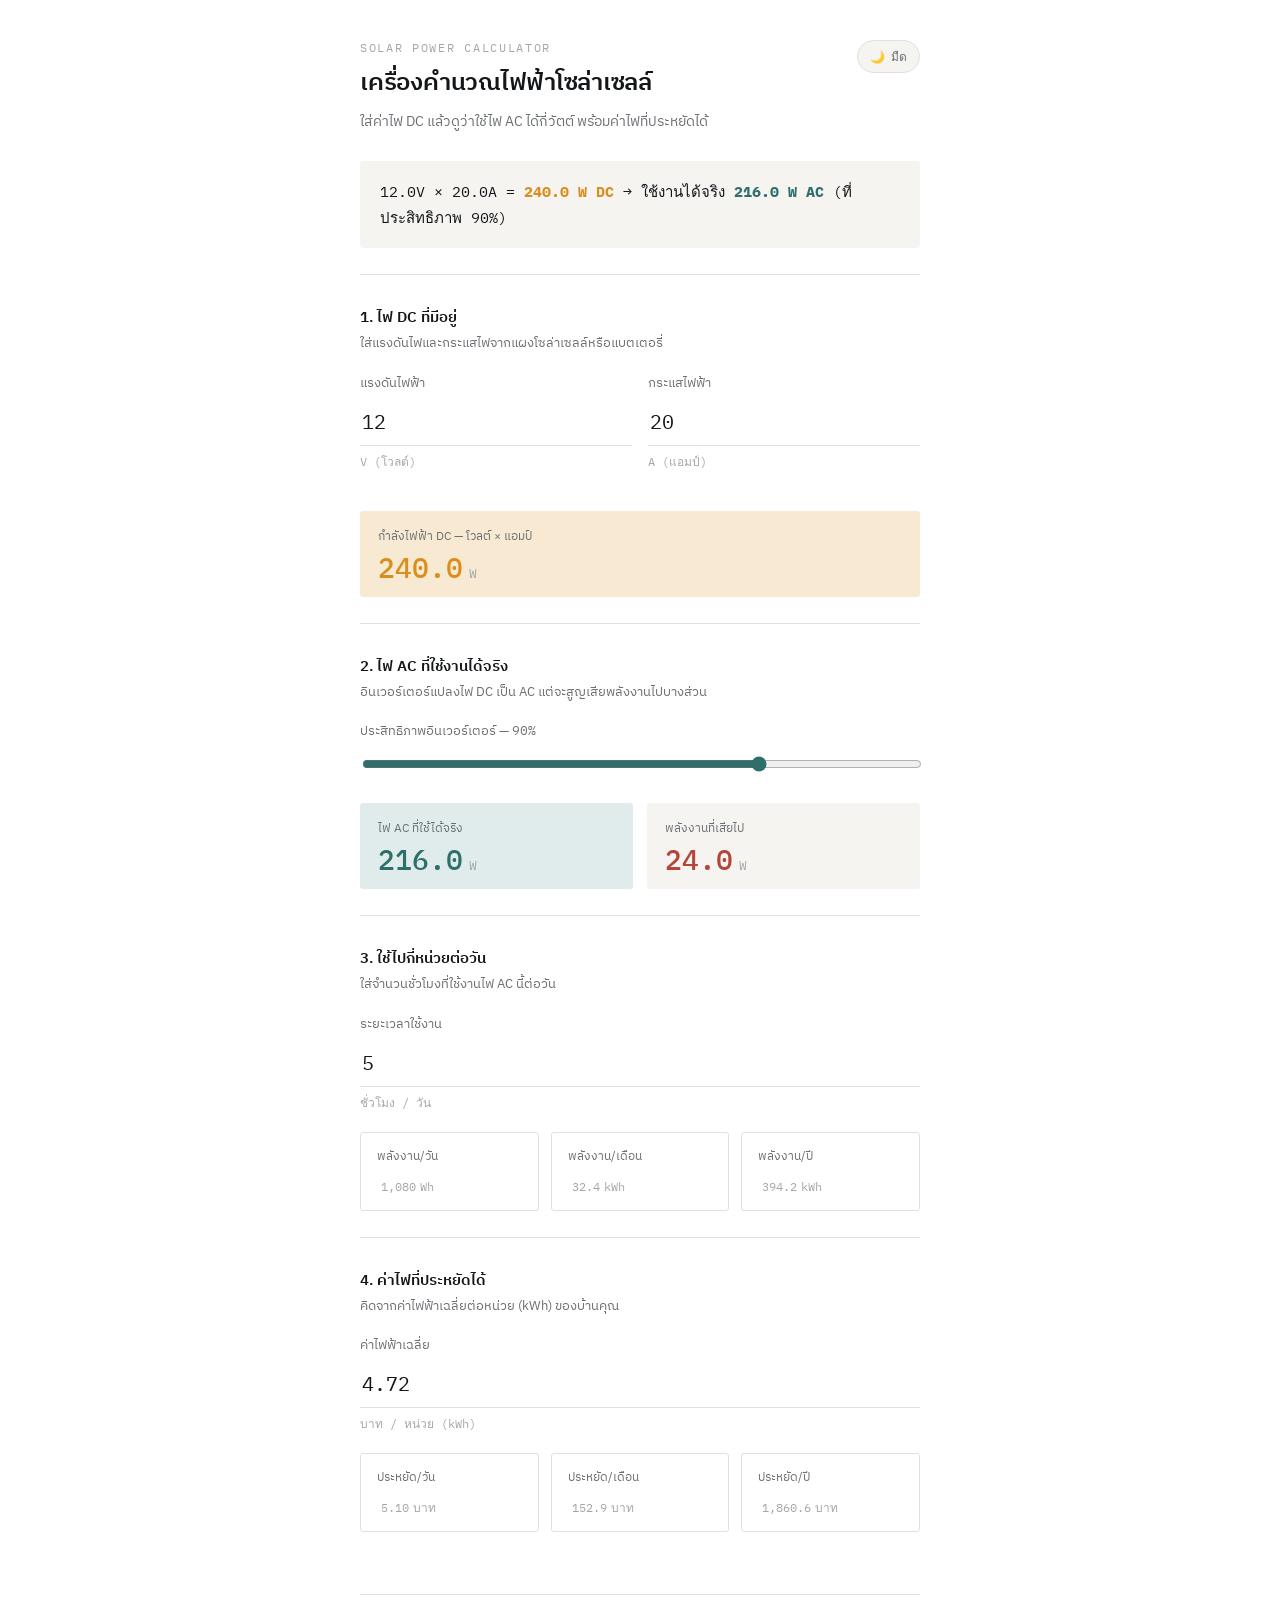
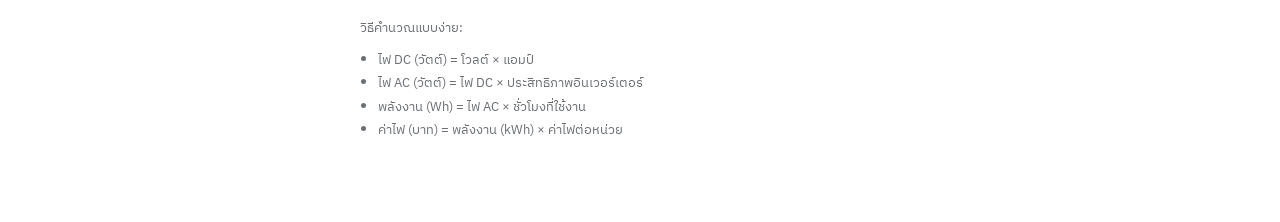
<file: solar.html>
<!DOCTYPE html>
<html lang="th">
<head>
<meta charset="UTF-8">
<meta name="viewport" content="width=device-width, initial-scale=1.0">
<title>เครื่องคำนวณไฟฟ้าโซล่าเซลล์</title>
<style>
  @import url('https://fonts.googleapis.com/css2?family=IBM+Plex+Mono:wght@400;500;600&family=IBM+Plex+Sans+Thai:wght@400;500;600&family=IBM+Plex+Sans:wght@400;500;600&display=swap');

  :root{
    --bg: #ffffff;
    --surface: #f5f4f1;
    --ink: #14171a;
    --ink-soft: #6b6f73;
    --ink-faint: #a3a7ab;
    --dc: #d98e1f;
    --dc-soft: #f7e9d2;
    --ac: #2f6f6b;
    --ac-soft: #dfeceb;
    --loss: #b5443a;
    --line: #e2e0da;
    --radius: 3px;
  }

  html[data-theme="dark"]{
    --bg: #14171a;
    --surface: #1e2226;
    --ink: #f2f1ee;
    --ink-soft: #a3a7ab;
    --ink-faint: #6b6f73;
    --dc: #f2b25c;
    --dc-soft: #3a2c14;
    --ac: #6fc0b9;
    --ac-soft: #16302d;
    --loss: #e6897c;
    --line: #2b2f33;
  }

  *{ box-sizing: border-box; }

  html,body{
    margin:0;
    padding:0;
    background: var(--bg);
    color: var(--ink);
    font-family: 'IBM Plex Sans Thai', 'IBM Plex Sans', sans-serif;
    transition: background 0.15s ease, color 0.15s ease;
  }

  body{
    display:flex;
    justify-content:center;
    padding: 40px 20px 80px;
  }

  .app{
    width:100%;
    max-width: 560px;
  }

  header{
    display:flex;
    justify-content: space-between;
    align-items:flex-start;
    gap: 16px;
    margin-bottom: 8px;
  }

  header .titles{ flex:1; }

  header .eyebrow{
    font-family:'IBM Plex Mono', monospace;
    font-size: 12px;
    letter-spacing: 0.14em;
    color: var(--ink-faint);
    text-transform: uppercase;
    margin: 0 0 8px;
  }

  h1{
    font-size: 24px;
    font-weight: 600;
    margin: 0 0 8px;
    letter-spacing: -0.01em;
  }

  header p.sub{
    margin:0;
    font-size: 14px;
    color: var(--ink-soft);
    line-height: 1.6;
  }

  .theme-toggle{
    flex-shrink:0;
    display:flex;
    align-items:center;
    gap:6px;
    border: 1px solid var(--line);
    border-radius: 20px;
    padding: 6px 12px;
    background: var(--surface);
    color: var(--ink-soft);
    font-family:'IBM Plex Mono', monospace;
    font-size: 12px;
    cursor: pointer;
  }
  .theme-toggle:hover{ color: var(--ink); }
  .theme-toggle:focus-visible{ outline: 2px solid var(--ac); outline-offset: 2px; }

  .summary{
    margin-top: 28px;
    padding: 18px 20px;
    background: var(--surface);
    border-radius: var(--radius);
    font-family:'IBM Plex Mono', monospace;
    font-size: 15px;
    line-height: 1.7;
  }
  .summary b{ color: var(--dc); }
  .summary b.ac-b{ color: var(--ac); }

  section.stage{
    padding: 30px 0 26px;
    border-top: 1px solid var(--line);
  }
  section.stage:first-of-type{ margin-top: 26px; }

  .stage-head{
    margin-bottom: 18px;
  }

  .stage-title{
    font-size: 15px;
    font-weight: 600;
  }
  .stage-hint{
    font-size: 13px;
    color: var(--ink-soft);
    margin-top: 4px;
    line-height: 1.5;
  }

  .field{ margin-bottom: 18px; }
  .field:last-child{ margin-bottom:0; }

  .field label{
    display:block;
    font-size: 13px;
    color: var(--ink-soft);
    margin-bottom: 8px;
  }

  .field-row{ display:flex; gap: 16px; }
  .field-row .field{ flex:1; }

  input[type="number"]{
    width:100%;
    border:none;
    border-bottom: 1px solid var(--line);
    background: transparent;
    font-family:'IBM Plex Mono', monospace;
    font-size: 20px;
    padding: 6px 2px 10px;
    color: var(--ink);
    outline: none;
    transition: border-color 0.15s ease;
  }
  input[type="number"]:focus{ border-bottom-color: var(--ink); }
  input[type="number"]:focus-visible{ outline: 2px solid var(--dc); outline-offset: 3px; }

  .unit-suffix{
    font-family:'IBM Plex Mono', monospace;
    font-size: 12px;
    color: var(--ink-faint);
    margin-top: 6px;
  }

  input[type="range"]{
    width: 100%;
    accent-color: var(--ac);
    margin-top: 6px;
  }
  input[type="range"]:focus-visible{ outline: 2px solid var(--ac); outline-offset: 3px; }

  .range-value{
    font-family:'IBM Plex Mono', monospace;
    font-size: 13px;
    color: var(--ink-soft);
  }

  .readouts{
    display:grid;
    grid-template-columns: 1fr 1fr;
    gap: 14px;
    margin-top: 22px;
  }
  @media (max-width: 480px){
    .readouts{ grid-template-columns: 1fr; }
    .field-row{ flex-direction: column; gap: 18px; }
  }

  .readout{
    background: var(--surface);
    border-radius: var(--radius);
    padding: 16px 18px 15px;
  }
  .readout.dc{ background: var(--dc-soft); }
  .readout.ac{ background: var(--ac-soft); }

  .readout .rlabel{
    font-size: 12px;
    color: var(--ink-soft);
    margin-bottom: 8px;
  }

  .readout .rvalue{
    font-family: 'IBM Plex Mono', monospace;
    font-variant-numeric: tabular-nums;
    font-size: 28px;
    font-weight: 500;
    line-height: 1;
    display:flex;
    align-items: baseline;
    gap: 6px;
  }
  .readout.dc .rvalue{ color: var(--dc); }
  .readout.ac .rvalue{ color: var(--ac); }
  .readout.loss .rvalue{ color: var(--loss); }

  .readout .runit{
    font-size: 13px;
    font-weight: 400;
    color: var(--ink-faint);
  }
  .readout.full{ grid-column: 1 / -1; }

  .cost-summary{
    display:grid;
    grid-template-columns: repeat(3, 1fr);
    gap: 12px;
    margin-top: 20px;
  }
  @media (max-width: 480px){ .cost-summary{ grid-template-columns: 1fr; } }

  .cost-item{
    border: 1px solid var(--line);
    border-radius: var(--radius);
    padding: 14px 16px;
  }
  .cost-item .clabel{
    font-size: 12px;
    color: var(--ink-soft);
    margin-bottom: 6px;
  }
  .cost-item .cvalue{
    font-family:'IBM Plex Mono', monospace;
    font-variant-numeric: tabular-nums;
    font-size: 19px;
    font-weight: 500;
  }
  .cost-item .cvalue span{
    font-size: 12px;
    color: var(--ink-faint);
    font-weight: 400;
    margin-left: 4px;
  }

  footer{
    margin-top: 36px;
    padding-top: 22px;
    border-top: 1px solid var(--line);
    font-size: 13px;
    color: var(--ink-soft);
    line-height: 1.8;
  }
  footer ul{ margin: 8px 0 0; padding-left: 18px; }

  @media (prefers-reduced-motion: reduce){ *{ transition: none !important; } }
</style>
</head>
<body>
<div class="app">

  <header>
    <div class="titles">
      <p class="eyebrow">Solar Power Calculator</p>
      <h1>เครื่องคำนวณไฟฟ้าโซล่าเซลล์</h1>
      <p class="sub">ใส่ค่าไฟ DC แล้วดูว่าใช้ไฟ AC ได้กี่วัตต์ พร้อมค่าไฟที่ประหยัดได้</p>
    </div>
    <button class="theme-toggle" id="themeBtn" type="button" aria-pressed="false">
      <span id="themeIcon">🌙</span><span id="themeLabel">มืด</span>
    </button>
  </header>

  <div class="summary" id="summaryText">
    12V × 20A = <b>240.0 W DC</b> → ใช้งานได้จริง <b class="ac-b">216.0 W AC</b> (ที่ประสิทธิภาพ 90%)
  </div>

  <section class="stage">
    <div class="stage-head">
      <div class="stage-title">1. ไฟ DC ที่มีอยู่</div>
      <div class="stage-hint">ใส่แรงดันไฟและกระแสไฟจากแผงโซล่าเซลล์หรือแบตเตอรี่</div>
    </div>

    <div class="field-row">
      <div class="field">
        <label for="voltage">แรงดันไฟฟ้า</label>
        <input type="number" id="voltage" value="12" step="0.1" min="0" inputmode="decimal">
        <div class="unit-suffix">V (โวลต์)</div>
      </div>
      <div class="field">
        <label for="current">กระแสไฟฟ้า</label>
        <input type="number" id="current" value="20" step="0.1" min="0" inputmode="decimal">
        <div class="unit-suffix">A (แอมป์)</div>
      </div>
    </div>


    <div class="readouts">
      <div class="readout dc full">
        <div class="rlabel">กำลังไฟฟ้า DC — โวลต์ × แอมป์</div>
        <div class="rvalue"><span id="dcWatt">240.0</span><span class="runit">W</span></div>
      </div>
    </div>
  </section>

  <section class="stage">
    <div class="stage-head">
      <div class="stage-title">2. ไฟ AC ที่ใช้งานได้จริง</div>
      <div class="stage-hint">อินเวอร์เตอร์แปลงไฟ DC เป็น AC แต่จะสูญเสียพลังงานไปบางส่วน</div>
    </div>

    <div class="field">
      <label for="eff">ประสิทธิภาพอินเวอร์เตอร์ — <span class="range-value" id="effVal">90%</span></label>
      <input type="range" id="eff" min="70" max="98" value="90" step="1">
    </div>

    <div class="readouts">
      <div class="readout ac">
        <div class="rlabel">ไฟ AC ที่ใช้ได้จริง</div>
        <div class="rvalue"><span id="acWatt">216.0</span><span class="runit">W</span></div>
      </div>
      <div class="readout loss">
        <div class="rlabel">พลังงานที่เสียไป</div>
        <div class="rvalue"><span id="lossWatt">24.0</span><span class="runit">W</span></div>
      </div>
    </div>
  </section>

  <section class="stage">
    <div class="stage-head">
      <div class="stage-title">3. ใช้ไปกี่หน่วยต่อวัน</div>
      <div class="stage-hint">ใส่จำนวนชั่วโมงที่ใช้งานไฟ AC นี้ต่อวัน</div>
    </div>

    <div class="field">
      <label for="hours">ระยะเวลาใช้งาน</label>
      <input type="number" id="hours" value="5" step="0.5" min="0" inputmode="decimal">
      <div class="unit-suffix">ชั่วโมง / วัน</div>
    </div>

    <div class="cost-summary">
      <div class="cost-item">
        <div class="clabel">พลังงาน/วัน</div>
        <div class="cvalue"><span id="whDay">1080</span><span>Wh</span></div>
      </div>
      <div class="cost-item">
        <div class="clabel">พลังงาน/เดือน</div>
        <div class="cvalue"><span id="kwhMonth">32.4</span><span>kWh</span></div>
      </div>
      <div class="cost-item">
        <div class="clabel">พลังงาน/ปี</div>
        <div class="cvalue"><span id="kwhYear">394.2</span><span>kWh</span></div>
      </div>
    </div>
  </section>

  <section class="stage">
    <div class="stage-head">
      <div class="stage-title">4. ค่าไฟที่ประหยัดได้</div>
      <div class="stage-hint">คิดจากค่าไฟฟ้าเฉลี่ยต่อหน่วย (kWh) ของบ้านคุณ</div>
    </div>

    <div class="field">
      <label for="rate">ค่าไฟฟ้าเฉลี่ย</label>
      <input type="number" id="rate" value="4.72" step="0.01" min="0" inputmode="decimal">
      <div class="unit-suffix">บาท / หน่วย (kWh)</div>
    </div>

    <div class="cost-summary">
      <div class="cost-item">
        <div class="clabel">ประหยัด/วัน</div>
        <div class="cvalue"><span id="costDay">5.10</span><span>บาท</span></div>
      </div>
      <div class="cost-item">
        <div class="clabel">ประหยัด/เดือน</div>
        <div class="cvalue"><span id="costMonth">152.9</span><span>บาท</span></div>
      </div>
      <div class="cost-item">
        <div class="clabel">ประหยัด/ปี</div>
        <div class="cvalue"><span id="costYear">1860.6</span><span>บาท</span></div>
      </div>
    </div>
  </section>

  <footer>
    วิธีคำนวณแบบง่าย:
    <ul>
      <li>ไฟ DC (วัตต์) = โวลต์ × แอมป์</li>
      <li>ไฟ AC (วัตต์) = ไฟ DC × ประสิทธิภาพอินเวอร์เตอร์</li>
      <li>พลังงาน (Wh) = ไฟ AC × ชั่วโมงที่ใช้งาน</li>
      <li>ค่าไฟ (บาท) = พลังงาน (kWh) × ค่าไฟต่อหน่วย</li>
    </ul>
  </footer>

</div>

<script>
(function(){
  const $ = id => document.getElementById(id);

  const voltage = $('voltage');
  const current = $('current');
  const eff = $('eff');
  const hours = $('hours');
  const rate = $('rate');

  function fmt(n, d=1){
    if(!isFinite(n)) return '0';
    return n.toLocaleString('en-US', {minimumFractionDigits:d, maximumFractionDigits:d});
  }

  function num(el){
    const v = parseFloat(el.value);
    return (isFinite(v) && v >= 0) ? v : 0;
  }

  function calc(){
    const v = num(voltage);
    const i = num(current);
    const effPct = num(eff);
    const h = num(hours);
    const r = num(rate);

    const dcW = v * i;
    const acW = dcW * (effPct / 100);
    const lossW = dcW - acW;

    $('dcWatt').textContent = fmt(dcW);
    $('acWatt').textContent = fmt(acW);
    $('lossWatt').textContent = fmt(lossW);
    $('effVal').textContent = effPct + '%';

    $('summaryText').innerHTML =
      fmt(v) + 'V × ' + fmt(i) + 'A = <b>' + fmt(dcW) + ' W DC</b> → ใช้งานได้จริง <b class="ac-b">' +
      fmt(acW) + ' W AC</b> (ที่ประสิทธิภาพ ' + effPct + '%)';

    const whDay = acW * h;
    const kwhDay = whDay / 1000;
    const kwhMonth = kwhDay * 30;
    const kwhYear = kwhDay * 365;

    $('whDay').textContent = fmt(whDay, 0);
    $('kwhMonth').textContent = fmt(kwhMonth, 1);
    $('kwhYear').textContent = fmt(kwhYear, 1);

    const costDay = kwhDay * r;
    const costMonth = kwhMonth * r;
    const costYear = kwhYear * r;

    $('costDay').textContent = fmt(costDay, 2);
    $('costMonth').textContent = fmt(costMonth, 1);
    $('costYear').textContent = fmt(costYear, 1);
  }

  [voltage, current, eff, hours, rate].forEach(el=>{
    el.addEventListener('input', calc);
  });

  // theme toggle (in-memory only, no storage)
  const themeBtn = $('themeBtn');
  const themeIcon = $('themeIcon');
  const themeLabel = $('themeLabel');
  let dark = false;

  themeBtn.addEventListener('click', function(){
    dark = !dark;
    document.documentElement.setAttribute('data-theme', dark ? 'dark' : 'light');
    themeBtn.setAttribute('aria-pressed', String(dark));
    themeIcon.textContent = dark ? '☀️' : '🌙';
    themeLabel.textContent = dark ? 'สว่าง' : 'มืด';
  });

  calc();
})();
</script>
</body>
</html>
</file>
